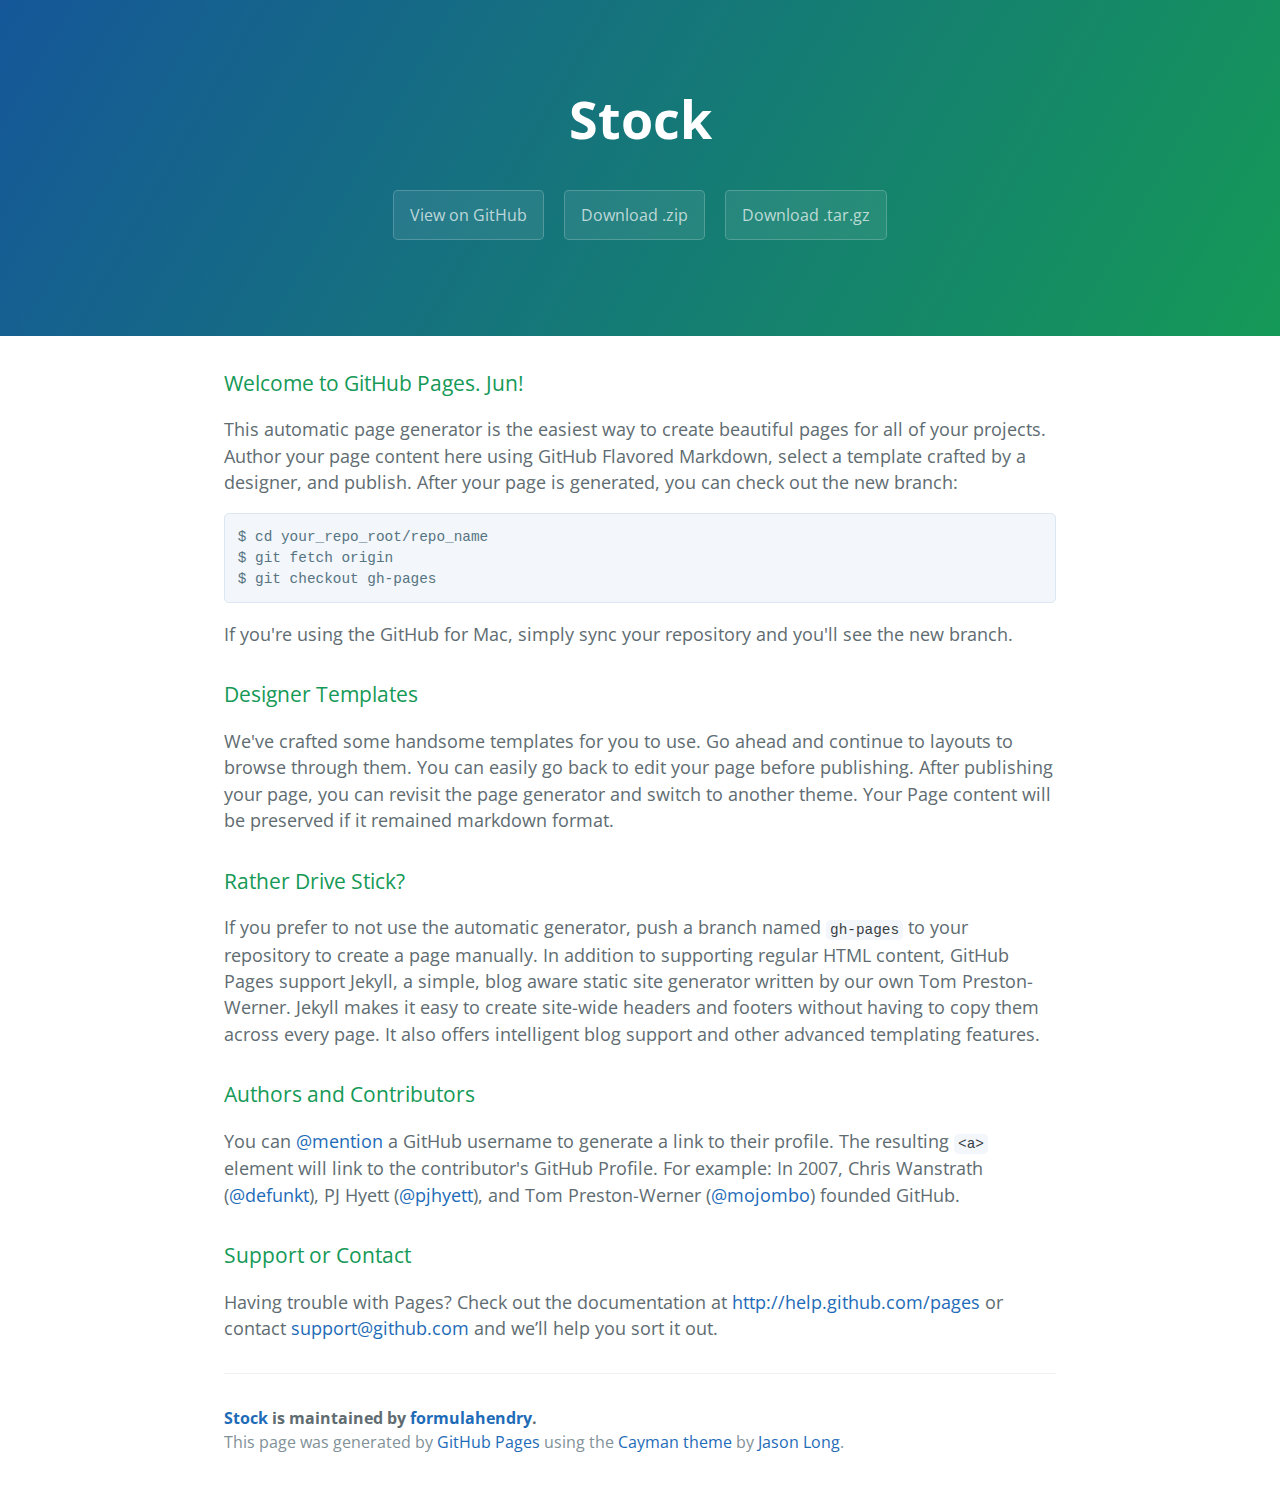
<file: BlogUI/stock-gh-pages/index.html>
<!DOCTYPE html>
<html lang="en-us">
  <head>
    <meta charset="UTF-8">
    <title>Stock by formulahendry</title>
    <meta name="viewport" content="width=device-width, initial-scale=1">
    <link rel="stylesheet" type="text/css" href="stylesheets/normalize.css" media="screen">
    <link href='https://fonts.googleapis.com/css?family=Open+Sans:400,700' rel='stylesheet' type='text/css'>
    <link rel="stylesheet" type="text/css" href="stylesheets/stylesheet.css" media="screen">
    <link rel="stylesheet" type="text/css" href="stylesheets/github-light.css" media="screen">
  </head>
  <body>
    <section class="page-header">
      <h1 class="project-name">Stock</h1>
      <h2 class="project-tagline"></h2>
      <a href="https://github.com/formulahendry/stock" class="btn">View on GitHub</a>
      <a href="https://github.com/formulahendry/stock/zipball/master" class="btn">Download .zip</a>
      <a href="https://github.com/formulahendry/stock/tarball/master" class="btn">Download .tar.gz</a>
    </section>

    <section class="main-content">
      <h3>
<a id="welcome-to-github-pages-jun" class="anchor" href="#welcome-to-github-pages-jun" aria-hidden="true"><span class="octicon octicon-link"></span></a>Welcome to GitHub Pages. Jun!</h3>

<p>This automatic page generator is the easiest way to create beautiful pages for all of your projects. Author your page content here using GitHub Flavored Markdown, select a template crafted by a designer, and publish. After your page is generated, you can check out the new branch:</p>

<pre><code>$ cd your_repo_root/repo_name
$ git fetch origin
$ git checkout gh-pages
</code></pre>

<p>If you're using the GitHub for Mac, simply sync your repository and you'll see the new branch.</p>

<h3>
<a id="designer-templates" class="anchor" href="#designer-templates" aria-hidden="true"><span class="octicon octicon-link"></span></a>Designer Templates</h3>

<p>We've crafted some handsome templates for you to use. Go ahead and continue to layouts to browse through them. You can easily go back to edit your page before publishing. After publishing your page, you can revisit the page generator and switch to another theme. Your Page content will be preserved if it remained markdown format.</p>

<h3>
<a id="rather-drive-stick" class="anchor" href="#rather-drive-stick" aria-hidden="true"><span class="octicon octicon-link"></span></a>Rather Drive Stick?</h3>

<p>If you prefer to not use the automatic generator, push a branch named <code>gh-pages</code> to your repository to create a page manually. In addition to supporting regular HTML content, GitHub Pages support Jekyll, a simple, blog aware static site generator written by our own Tom Preston-Werner. Jekyll makes it easy to create site-wide headers and footers without having to copy them across every page. It also offers intelligent blog support and other advanced templating features.</p>

<h3>
<a id="authors-and-contributors" class="anchor" href="#authors-and-contributors" aria-hidden="true"><span class="octicon octicon-link"></span></a>Authors and Contributors</h3>

<p>You can <a href="https://github.com/blog/821" class="user-mention">@mention</a> a GitHub username to generate a link to their profile. The resulting <code>&lt;a&gt;</code> element will link to the contributor's GitHub Profile. For example: In 2007, Chris Wanstrath (<a href="https://github.com/defunkt" class="user-mention">@defunkt</a>), PJ Hyett (<a href="https://github.com/pjhyett" class="user-mention">@pjhyett</a>), and Tom Preston-Werner (<a href="https://github.com/mojombo" class="user-mention">@mojombo</a>) founded GitHub.</p>

<h3>
<a id="support-or-contact" class="anchor" href="#support-or-contact" aria-hidden="true"><span class="octicon octicon-link"></span></a>Support or Contact</h3>

<p>Having trouble with Pages? Check out the documentation at <a href="http://help.github.com/pages">http://help.github.com/pages</a> or contact <a href="mailto:support@github.com">support@github.com</a> and we’ll help you sort it out.</p>

      <footer class="site-footer">
        <span class="site-footer-owner"><a href="https://github.com/formulahendry/stock">Stock</a> is maintained by <a href="https://github.com/formulahendry">formulahendry</a>.</span>

        <span class="site-footer-credits">This page was generated by <a href="https://pages.github.com">GitHub Pages</a> using the <a href="https://github.com/jasonlong/cayman-theme">Cayman theme</a> by <a href="https://twitter.com/jasonlong">Jason Long</a>.</span>
      </footer>

    </section>

  
  </body>
</html>
</file>
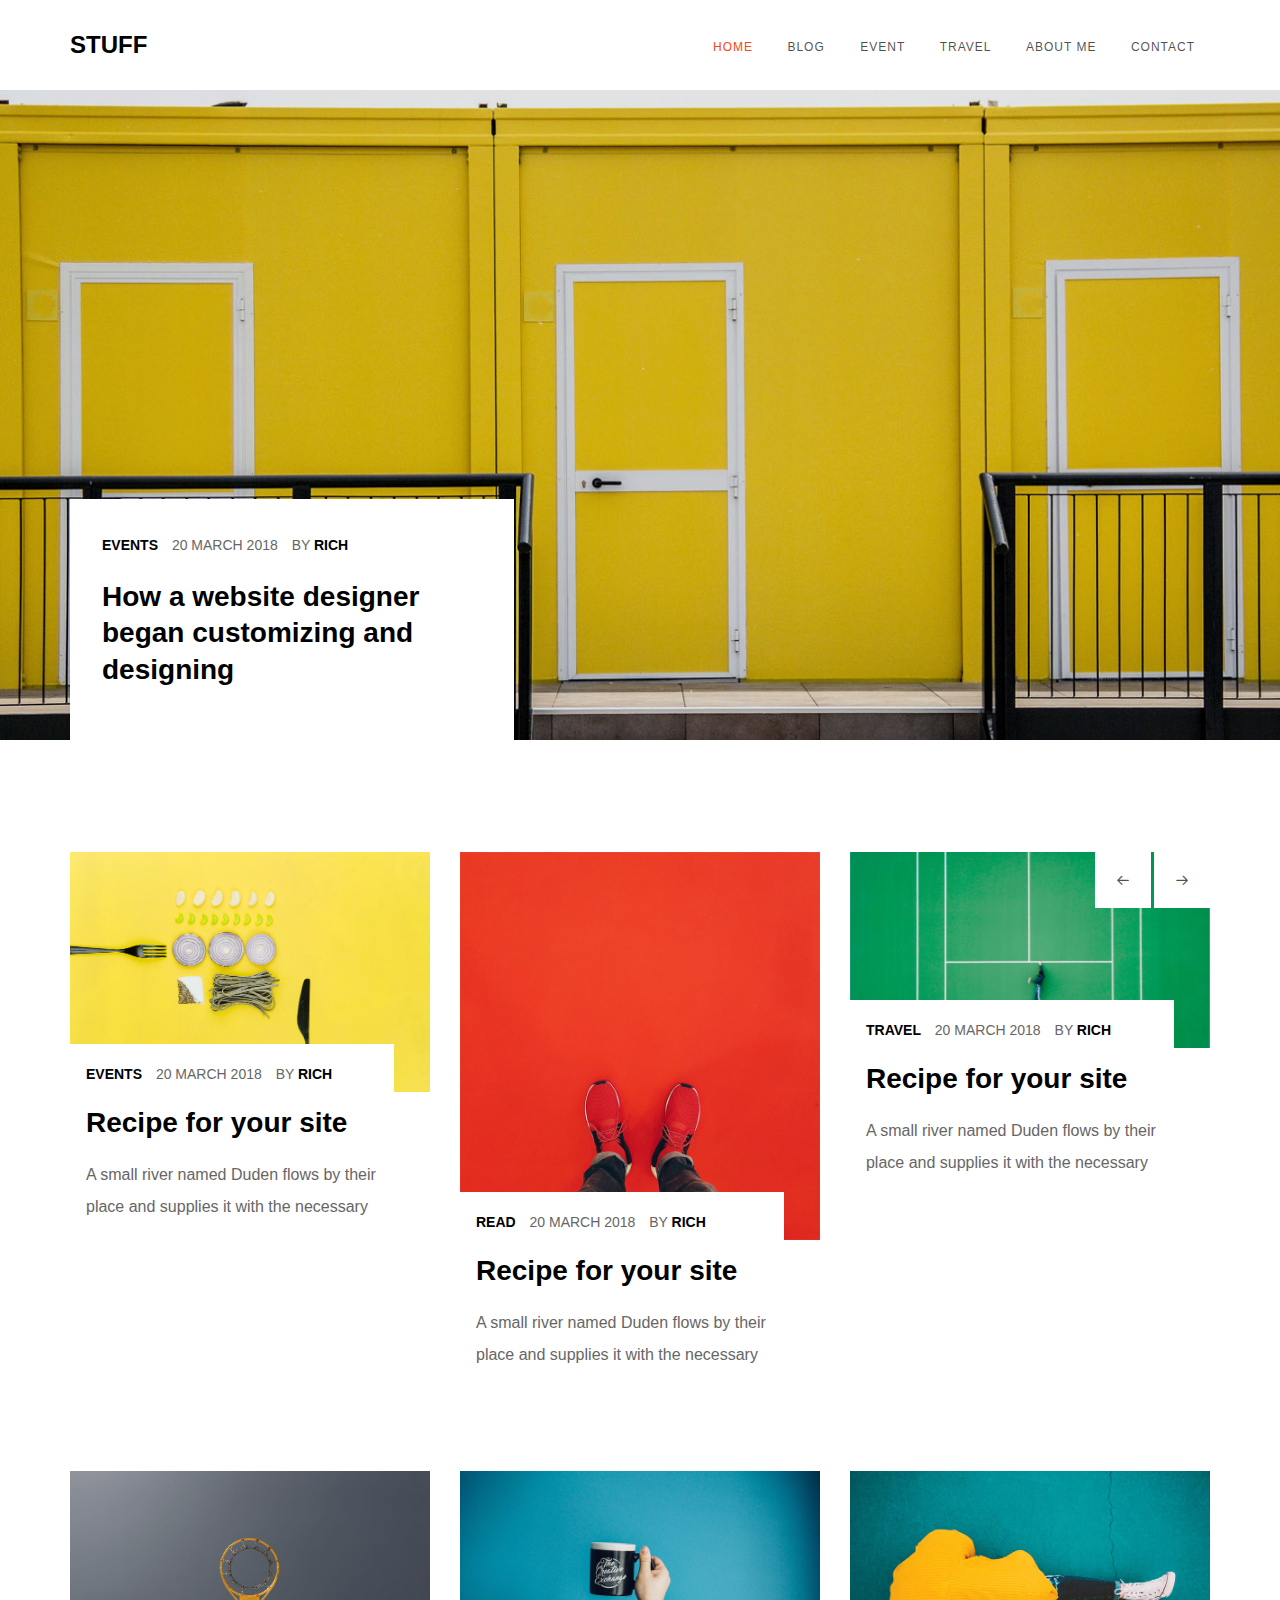
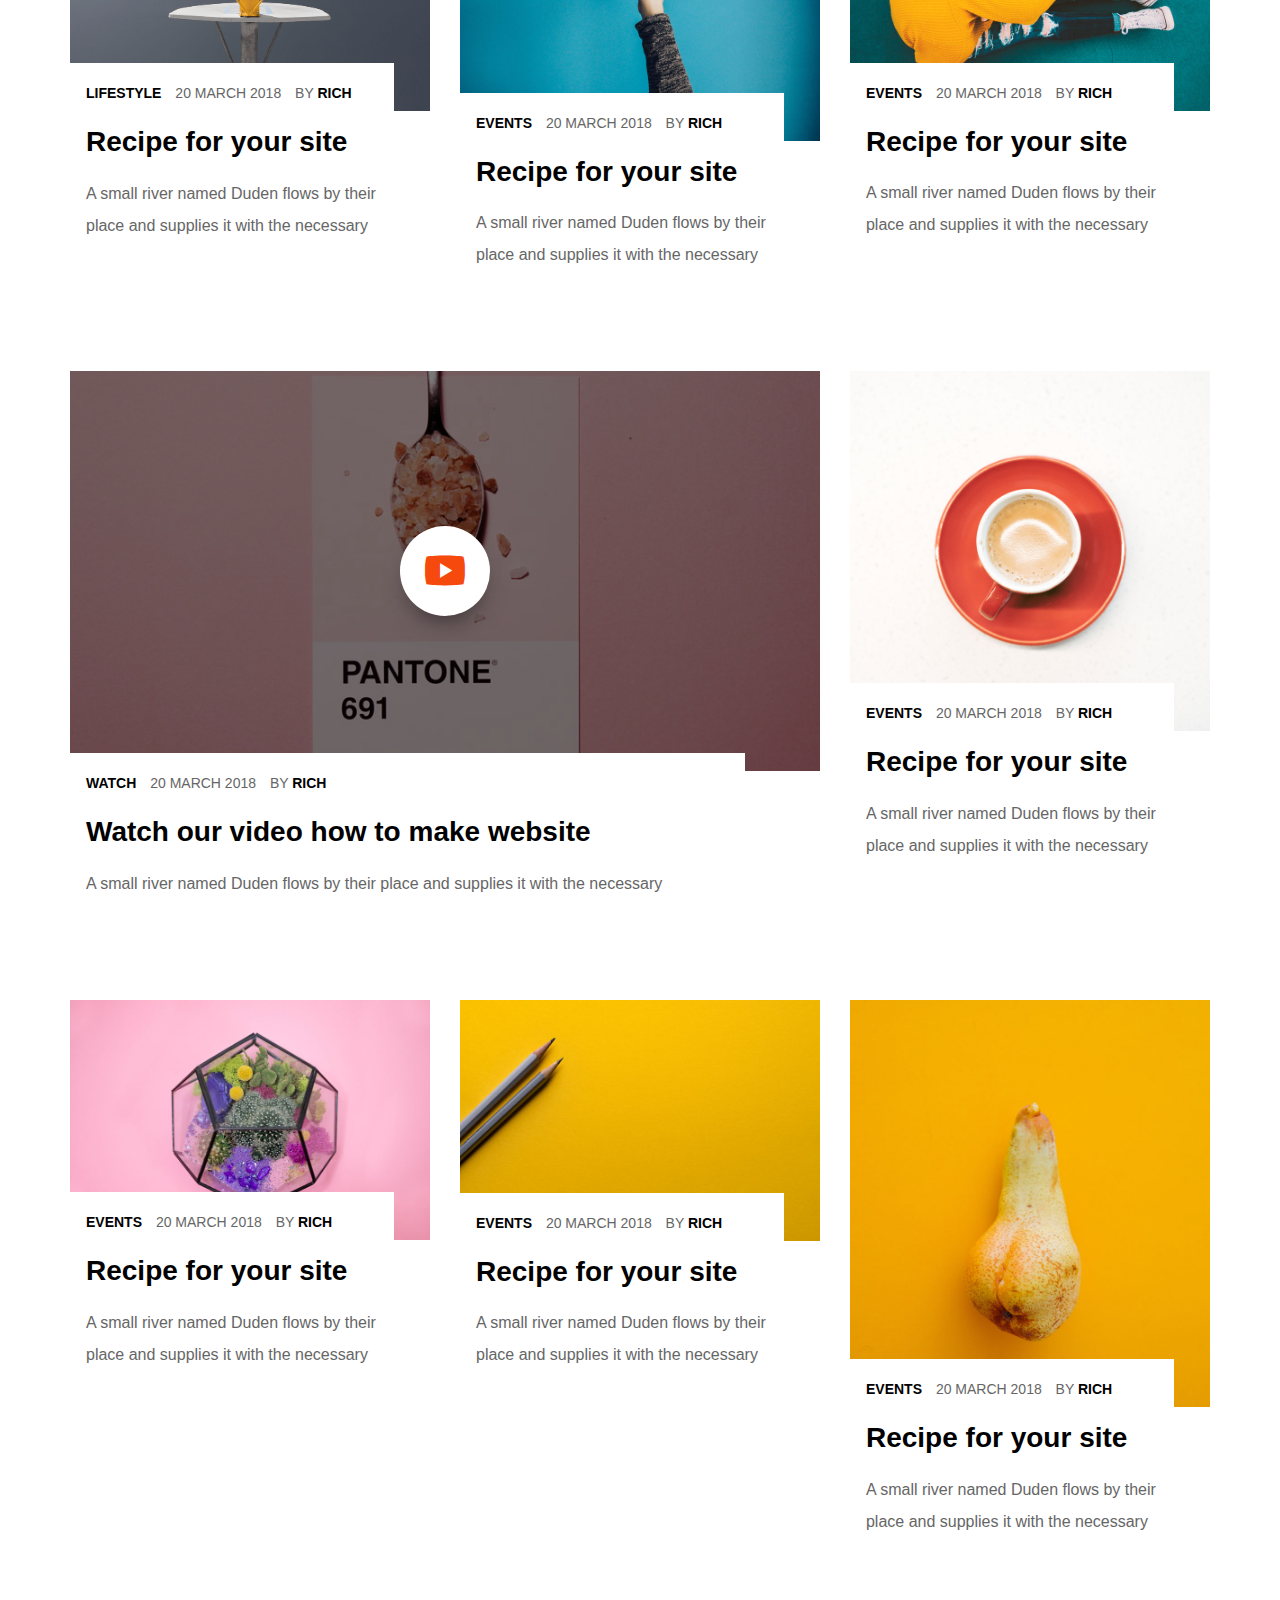
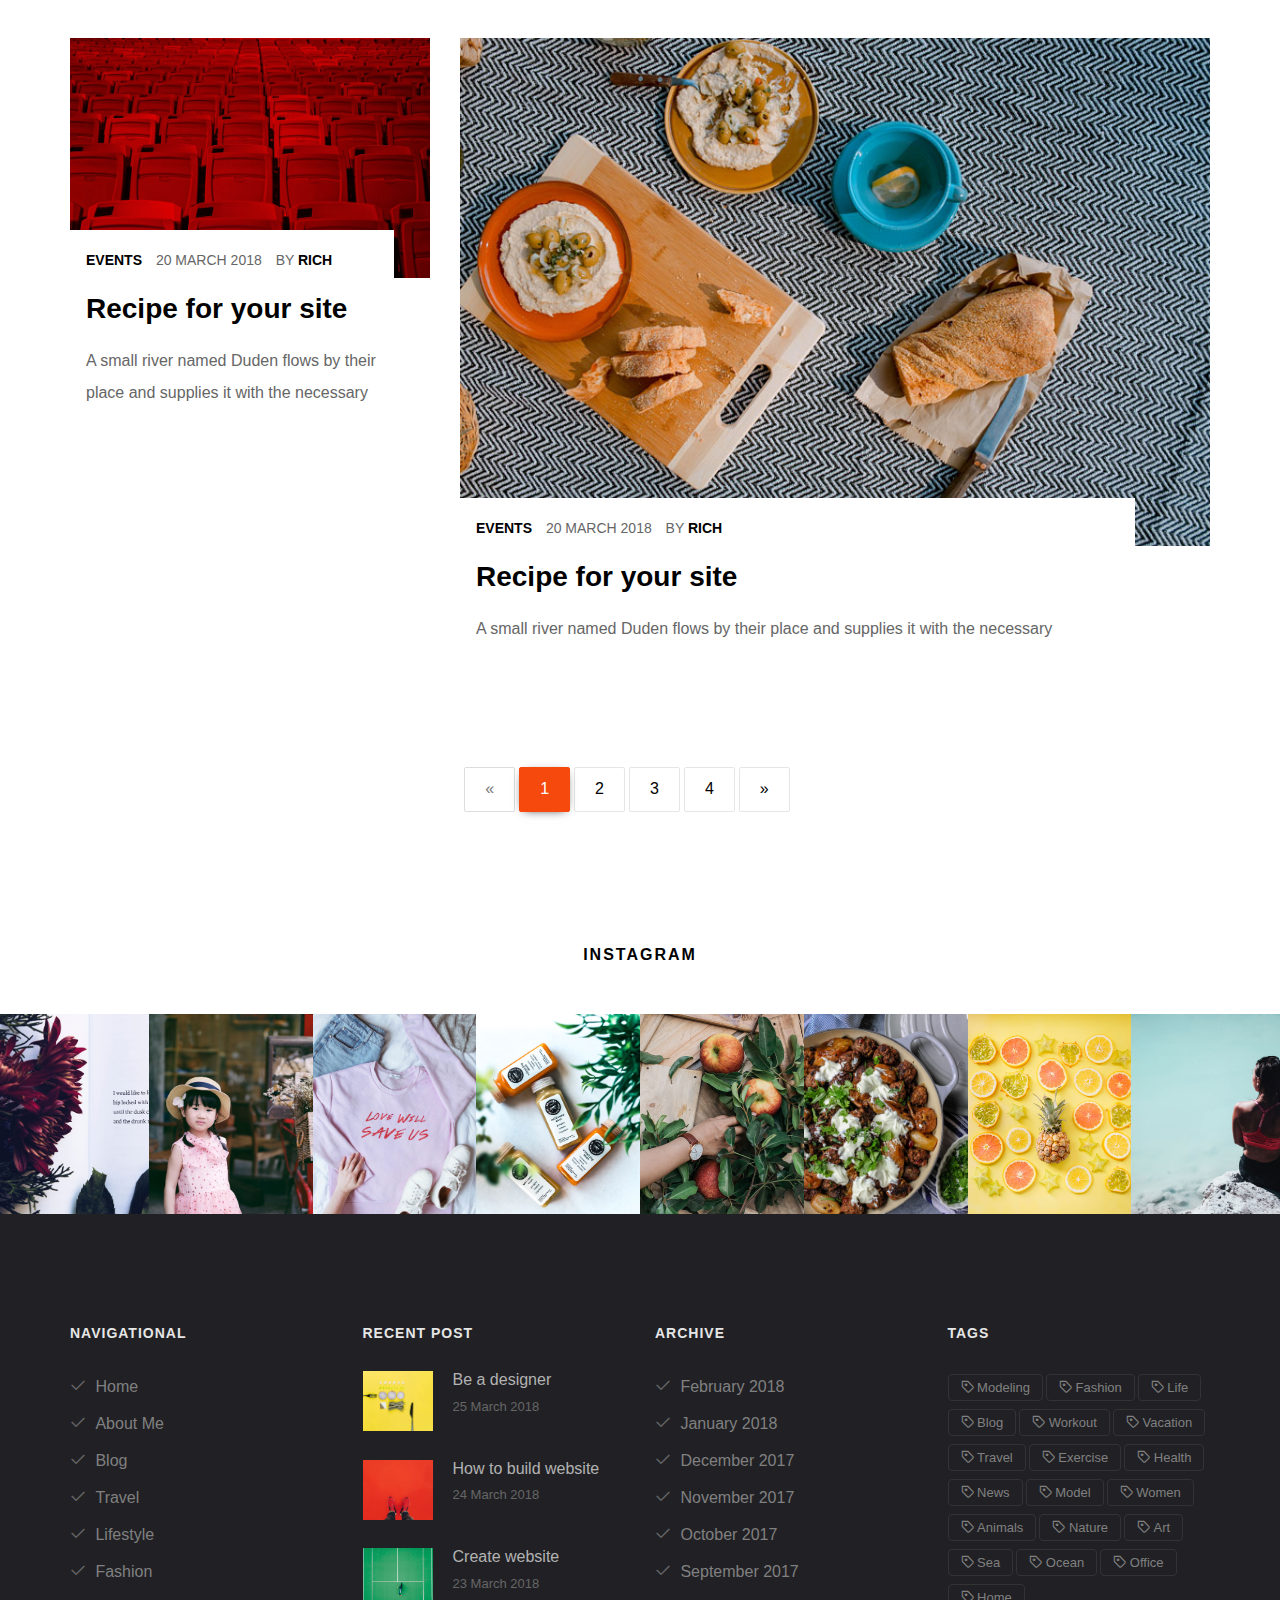
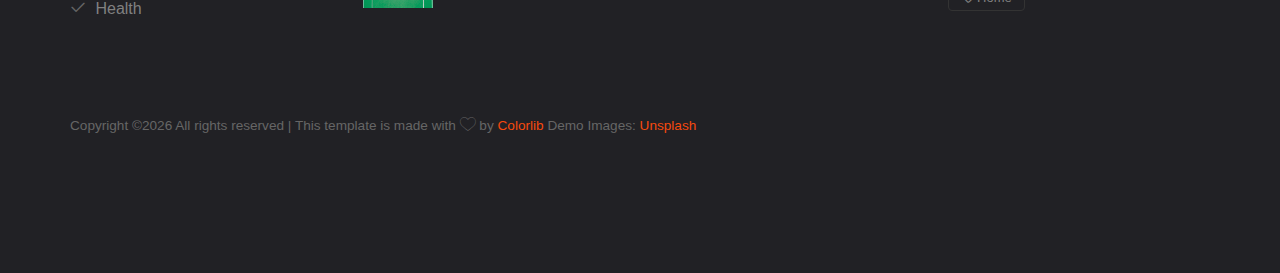
<file: BlogUI/stuff/index.html>
﻿<!DOCTYPE HTML>
<html>
	<head>
	<meta charset="utf-8">
	<meta http-equiv="X-UA-Compatible" content="IE=edge">
	<title>Stuff Template</title>
	<meta name="viewport" content="width=device-width, initial-scale=1">
	<meta name="description" content="" />
	<meta name="keywords" content="" />
	<meta name="author" content="" />

  <!-- Facebook and Twitter integration -->
	<meta property="og:title" content=""/>
	<meta property="og:image" content=""/>
	<meta property="og:url" content=""/>
	<meta property="og:site_name" content=""/>
	<meta property="og:description" content=""/>
	<meta name="twitter:title" content="" />
	<meta name="twitter:image" content="" />
	<meta name="twitter:url" content="" />
	<meta name="twitter:card" content="" />
	
	<!-- <link href="https://fonts.googleapis.com/css?family=Roboto:300,400,700" rel="stylesheet"> -->
	
	<!-- Animate.css -->
	<link rel="stylesheet" href="css/animate.css">
	<!-- Icomoon Icon Fonts-->
	<link rel="stylesheet" href="css/icomoon.css">
	<!-- Bootstrap  -->
	<link rel="stylesheet" href="css/bootstrap.css">

	<!-- Magnific Popup -->
	<link rel="stylesheet" href="css/magnific-popup.css">

	<!-- Flexslider  -->
	<link rel="stylesheet" href="css/flexslider.css">

	<!-- Owl Carousel -->
	<link rel="stylesheet" href="css/owl.carousel.min.css">
	<link rel="stylesheet" href="css/owl.theme.default.min.css">

	<!-- Theme style  -->
	<link rel="stylesheet" href="css/style.css">

	<!-- Modernizr JS -->
	<script src="js/modernizr-2.6.2.min.js"></script>
	<!-- FOR IE9 below -->
	<!--[if lt IE 9]>
	<script src="js/respond.min.js"></script>
	<![endif]-->

	</head>
	<body>
		
	<div class="colorlib-loader"></div>

	<div id="page">
		<nav class="colorlib-nav" role="navigation">
			<div class="top-menu">
				<div class="container">
					<div class="row">
						<div class="col-xs-2">
							<div id="colorlib-logo"><a href="index.html">Stuff</a></div>
						</div>
						<div class="col-xs-10 text-right menu-1">
							<ul>
								<li class="active"><a href="index.html">Home</a></li>
								<li class="has-dropdown">
									<a href="blog.html">Blog</a>
									<ul class="dropdown">
										<li><a href="single.html">Blog Single</a></li>
										<li><a href="#">Video</a></li>
										<li><a href="#">Read</a></li>
										<li><a href="#">Lifestyle</a></li>
									</ul>
								</li>
								<li><a href="event.html">Event</a></li>
								<li><a href="travel.html">Travel</a></li>
								<li><a href="about.html">About Me</a></li>
								<li><a href="contact.html">Contact</a></li>
							</ul>
						</div>
					</div>
				</div>
			</div>
		</nav>
		<aside id="colorlib-hero">
			<div class="flexslider">
				<ul class="slides">
			   	<li style="background-image: url(images/img_bg_1.jpg);">
			   		<div class="overlay"></div>
			   		<div class="container">
			   			<div class="row">
				   			<div class="col-md-6 col-md-pull-3 col-sm-12 col-xs-12 col-md-offset-3 slider-text">
				   				<div class="slider-text-inner">
				   					<div class="desc">
				   						<p class="meta">
												<span class="cat"><a href="#">Events</a></span>
												<span class="date">20 March 2018</span>
												<span class="pos">By <a href="#">Rich</a></span>
											</p>
					   					<h1>How a website designer began customizing and designing</h1>
				   					</div>
				   				</div>
				   			</div>
				   		</div>
			   		</div>
			   	</li>
			   	<li style="background-image: url(images/img_bg_2.jpg);">
			   		<div class="overlay"></div>
			   		<div class="container">
			   			<div class="row">
				   			<div class="col-md-6 col-md-pull-3 col-sm-12 col-xs-12 col-md-offset-3 slider-text">
				   				<div class="slider-text-inner">
				   					<div class="desc">
				   						<p class="meta">
												<span class="cat"><a href="#">Events</a></span>
												<span class="date">20 March 2018</span>
												<span class="pos">By <a href="#">Rich</a></span>
											</p>
					   					<h1>How a website designer began customizing and designing</h1>
				   					</div>
				   				</div>
				   			</div>
				   		</div>
			   		</div>
			   	</li>
			   	<li style="background-image: url(images/img_bg_3.jpg);">
			   		<div class="overlay"></div>
			   		<div class="container">
			   			<div class="row">
				   			<div class="col-md-6 col-md-pull-3 col-sm-12 col-xs-12 col-md-offset-3 slider-text">
				   				<div class="slider-text-inner">
				   					<div class="desc">
				   						<p class="meta">
												<span class="cat"><a href="#">Events</a></span>
												<span class="date">20 March 2018</span>
												<span class="pos">By <a href="#">Rich</a></span>
											</p>
					   					<h1>How a website designer began customizing and designing</h1>
				   					</div>
				   				</div>
				   			</div>
				   		</div>
			   		</div>
			   	</li>
			   	<li style="background-image: url(images/img_bg_4.jpg);">
			   		<div class="overlay"></div>
			   		<div class="container">
			   			<div class="row">
				   			<div class="col-md-6 col-md-pull-3 col-sm-12 col-xs-12 col-md-offset-3 slider-text">
				   				<div class="slider-text-inner">
				   					<div class="desc">
				   						<p class="meta">
												<span class="cat"><a href="#">Events</a></span>
												<span class="date">20 March 2018</span>
												<span class="pos">By <a href="#">Rich</a></span>
											</p>
					   					<h1>Top 5 Places To Start Your Vacation This Summer</h1>
				   					</div>
				   				</div>
				   			</div>
				   		</div>
			   		</div>
			   	</li>
			  	</ul>
		  	</div>
		</aside>

		<div id="colorlib-container">
			<div class="container">
				<div class="row row-pb-md">
					<div class="col-md-4">
						<div class="blog-entry">
							<div class="blog-img">
								<a href="blog.html"><img src="images/blog-1.jpg" class="img-responsive" alt="html5 bootstrap template"></a>
							</div>
							<div class="desc">
								<p class="meta">
									<span class="cat"><a href="#">Events</a></span>
									<span class="date">20 March 2018</span>
									<span class="pos">By <a href="#">Rich</a></span>
								</p>
								<h2><a href="blog.html">Recipe for your site</a></h2>
								<p>A small river named Duden flows by their place and supplies it with the necessary </p>
							</div>
						</div>
					</div>
					<div class="col-md-4">
						<div class="blog-entry">
							<div class="blog-img">
								<a href="blog.html"><img src="images/blog-2.jpg" class="img-responsive" alt="html5 bootstrap template"></a>
							</div>
							<div class="desc">
								<p class="meta">
									<span class="cat"><a href="#">Read</a></span>
									<span class="date">20 March 2018</span>
									<span class="pos">By <a href="#">Rich</a></span>
								</p>
								<h2><a href="blog.html">Recipe for your site</a></h2>
								<p>A small river named Duden flows by their place and supplies it with the necessary </p>
							</div>
						</div>
					</div>
					<div class="col-md-4">
						<div class="blog-entry">
							<div class="blog-slider">
								<div class="owl-carousel">
									<div class="item">
										<a href="blog.html" class="image-popup-link"><img src="images/blog-3.jpg" class="img-responsive" alt="html5 bootstrap template"></a>
									</div>
									<div class="item">
										<a href="blog.html" class="image-popup-link"><img src="images/blog-4.jpg" class="img-responsive" alt="html5 bootstrap template"></a>
									</div>
								</div>
							</div>
							<div class="desc">
								<p class="meta">
									<span class="cat"><a href="#">Travel</a></span>
									<span class="date">20 March 2018</span>
									<span class="pos">By <a href="#">Rich</a></span>
								</p>
								<h2><a href="blog.html">Recipe for your site</a></h2>
								<p>A small river named Duden flows by their place and supplies it with the necessary </p>
							</div>
						</div>
					</div>
				</div>
				<div class="row row-pb-md">
					<div class="col-md-4">
						<div class="blog-entry">
							<div class="blog-img">
								<a href="blog.html"><img src="images/blog-4.jpg" class="img-responsive" alt="html5 bootstrap template"></a>
							</div>
							<div class="desc">
								<p class="meta">
									<span class="cat"><a href="#">Lifestyle</a></span>
									<span class="date">20 March 2018</span>
									<span class="pos">By <a href="#">Rich</a></span>
								</p>
								<h2><a href="blog.html">Recipe for your site</a></h2>
								<p>A small river named Duden flows by their place and supplies it with the necessary </p>
							</div>
						</div>
					</div>
					<div class="col-md-4">
						<div class="blog-entry">
							<div class="blog-img">
								<a href="blog.html"><img src="images/blog-5.jpg" class="img-responsive" alt="html5 bootstrap template"></a>
							</div>
							<div class="desc">
								<p class="meta">
									<span class="cat"><a href="#">Events</a></span>
									<span class="date">20 March 2018</span>
									<span class="pos">By <a href="#">Rich</a></span>
								</p>
								<h2><a href="blog.html">Recipe for your site</a></h2>
								<p>A small river named Duden flows by their place and supplies it with the necessary </p>
							</div>
						</div>
					</div>
					<div class="col-md-4">
						<div class="blog-entry">
							<div class="blog-img">
								<a href="blog.html"><img src="images/blog-6.jpg" class="img-responsive" alt="html5 bootstrap template"></a>
							</div>
							<div class="desc">
								<p class="meta">
									<span class="cat"><a href="#">Events</a></span>
									<span class="date">20 March 2018</span>
									<span class="pos">By <a href="#">Rich</a></span>
								</p>
								<h2><a href="blog.html">Recipe for your site</a></h2>
								<p>A small river named Duden flows by their place and supplies it with the necessary </p>
							</div>
						</div>
					</div>
				</div>
				<div class="row row-pb-md">
					<div class="col-md-8">
						<div class="blog-entry">
							<div class="blog-img">
								<div class="video colorlib-video" style="background-image: url(images/blog-8.jpg);">
									<a href="https://vimeo.com/channels/staffpicks/93951774" class="popup-vimeo"><i class="icon-play"></i></a>
									<div class="overlay"></div>
								</div>
							</div>
							<div class="desc">
								<p class="meta">
									<span class="cat"><a href="#">Watch</a></span>
									<span class="date">20 March 2018</span>
									<span class="pos">By <a href="#">Rich</a></span>
								</p>
								<h2><a href="blog.html">Watch our video how to make website</a></h2>
								<p>A small river named Duden flows by their place and supplies it with the necessary </p>
							</div>
						</div>
					</div>
					<div class="col-md-4">
						<div class="blog-entry">
							<div class="blog-img">
								<a href="blog.html"><img src="images/blog-7.jpg" class="img-responsive" alt="html5 bootstrap template"></a>
							</div>
							<div class="desc">
								<p class="meta">
									<span class="cat"><a href="#">Events</a></span>
									<span class="date">20 March 2018</span>
									<span class="pos">By <a href="#">Rich</a></span>
								</p>
								<h2><a href="blog.html">Recipe for your site</a></h2>
								<p>A small river named Duden flows by their place and supplies it with the necessary </p>
							</div>
						</div>
					</div>
				</div>
				<div class="row row-pb-md">
					<div class="col-md-4">
						<div class="blog-entry">
							<div class="blog-img">
								<a href="blog.html"><img src="images/blog-9.jpg" class="img-responsive" alt="html5 bootstrap template"></a>
							</div>
							<div class="desc">
								<p class="meta">
									<span class="cat"><a href="#">Events</a></span>
									<span class="date">20 March 2018</span>
									<span class="pos">By <a href="#">Rich</a></span>
								</p>
								<h2><a href="blog.html">Recipe for your site</a></h2>
								<p>A small river named Duden flows by their place and supplies it with the necessary </p>
							</div>
						</div>
					</div>
					<div class="col-md-4">
						<div class="blog-entry">
							<div class="blog-img">
								<a href="blog.html"><img src="images/blog-10.jpg" class="img-responsive" alt="html5 bootstrap template"></a>
							</div>
							<div class="desc">
								<p class="meta">
									<span class="cat"><a href="#">Events</a></span>
									<span class="date">20 March 2018</span>
									<span class="pos">By <a href="#">Rich</a></span>
								</p>
								<h2><a href="blog.html">Recipe for your site</a></h2>
								<p>A small river named Duden flows by their place and supplies it with the necessary </p>
							</div>
						</div>
					</div>
					<div class="col-md-4">
						<div class="blog-entry">
							<div class="blog-img">
								<a href="blog.html"><img src="images/blog-11.jpg" class="img-responsive" alt="html5 bootstrap template"></a>
							</div>
							<div class="desc">
								<p class="meta">
									<span class="cat"><a href="#">Events</a></span>
									<span class="date">20 March 2018</span>
									<span class="pos">By <a href="#">Rich</a></span>
								</p>
								<h2><a href="blog.html">Recipe for your site</a></h2>
								<p>A small river named Duden flows by their place and supplies it with the necessary </p>
							</div>
						</div>
					</div>
				</div>
				<div class="row row-pb-md">
					<div class="col-md-4">
						<div class="blog-entry">
							<div class="blog-img">
								<a href="blog.html"><img src="images/blog-12.jpg" class="img-responsive" alt="html5 bootstrap template"></a>
							</div>
							<div class="desc">
								<p class="meta">
									<span class="cat"><a href="#">Events</a></span>
									<span class="date">20 March 2018</span>
									<span class="pos">By <a href="#">Rich</a></span>
								</p>
								<h2><a href="blog.html">Recipe for your site</a></h2>
								<p>A small river named Duden flows by their place and supplies it with the necessary </p>
							</div>
						</div>
					</div>
					<div class="col-md-8">
						<div class="blog-entry">
							<div class="blog-img">
								<a href="blog.html"><img src="images/blog-13.jpg" class="img-responsive" alt="html5 bootstrap template"></a>
							</div>
							<div class="desc">
								<p class="meta">
									<span class="cat"><a href="#">Events</a></span>
									<span class="date">20 March 2018</span>
									<span class="pos">By <a href="#">Rich</a></span>
								</p>
								<h2><a href="blog.html">Recipe for your site</a></h2>
								<p>A small river named Duden flows by their place and supplies it with the necessary </p>
							</div>
						</div>
					</div>
				</div>
				<div class="row">
					<div class="col-md-12 text-center">
						<ul class="pagination">
							<li class="disabled"><a href="#">&laquo;</a></li>
							<li class="active"><a href="#">1</a></li>
							<li><a href="#">2</a></li>
							<li><a href="#">3</a></li>
							<li><a href="#">4</a></li>
							<li><a href="#">&raquo;</a></li>
						</ul>
					</div>
				</div>
			</div>
		</div>

		<div id="colorlib-instagram">
			<div class="row">
				<div class="col-md-12 col-md-offset-0 colorlib-heading text-center">
					<h2>Instagram</h2>
				</div>
			</div>
			<div class="row">
				<div class="instagram-entry">
					<a href="#" class="instagram text-center" style="background-image: url(images/gallery-1.jpg);">
					</a>
					<a href="#" class="instagram text-center" style="background-image: url(images/gallery-2.jpg);">
					</a>
					<a href="#" class="instagram text-center" style="background-image: url(images/gallery-3.jpg);">
					</a>
					<a href="#" class="instagram text-center" style="background-image: url(images/gallery-4.jpg);">
					</a>
					<a href="#" class="instagram text-center" style="background-image: url(images/gallery-5.jpg);">
					</a>
					<a href="#" class="instagram text-center" style="background-image: url(images/gallery-6.jpg);">
					</a>
					<a href="#" class="instagram text-center" style="background-image: url(images/gallery-7.jpg);">
					</a>
					<a href="#" class="instagram text-center" style="background-image: url(images/gallery-8.jpg);">
					</a>
				</div>
			</div>
		</div>
		<footer id="colorlib-footer" role="contentinfo">
			<div class="container">
				<div class="row row-pb-md">
					<div class="col-md-3">
						<h2>Navigational</h2>
						<p>
							<ul class="colorlib-footer-links">
								<li><a href="#"><i class="icon-check"></i> Home</a></li>
								<li><a href="#"><i class="icon-check"></i> About Me</a></li>
								<li><a href="#"><i class="icon-check"></i> Blog</a></li>
								<li><a href="#"><i class="icon-check"></i> Travel</a></li>
								<li><a href="#"><i class="icon-check"></i> Lifestyle</a></li>
								<li><a href="#"><i class="icon-check"></i> Fashion</a></li>
								<li><a href="#"><i class="icon-check"></i> Health</a></li>
							</ul>
						</p>
					</div>
					<div class="col-md-3">
						<h2>Recent Post</h2>
						<div class="f-blog">
							<a href="blog.html" class="blog-img" style="background-image: url(images/blog-1.jpg);">
							</a>
							<div class="desc">
								<h3><a href="blog.html">Be a designer</a></h3>
								<p class="admin"><span>25 March 2018</span></p>
							</div>
						</div>
						<div class="f-blog">
							<a href="blog.html" class="blog-img" style="background-image: url(images/blog-2.jpg);">
							</a>
							<div class="desc">
								<h3><a href="blog.html">How to build website</a></h3>
								<p class="admin"><span>24 March 2018</span></p>
							</div>
						</div>
						<div class="f-blog">
							<a href="blog.html" class="blog-img" style="background-image: url(images/blog-3.jpg);">
							</a>
							<div class="desc">
								<h3><a href="blog.html">Create website</a></h3>
								<p class="admin"><span>23 March 2018</span></p>
							</div>
						</div>
					</div>
					<div class="col-md-3">
						<h2>Archive</h2>
						<p>
							<ul class="colorlib-footer-links">
								<li><a href="#"><i class="icon-check"></i> February 2018</a></li>
								<li><a href="#"><i class="icon-check"></i> January 2018</a></li>
								<li><a href="#"><i class="icon-check"></i> December 2017</a></li>
								<li><a href="#"><i class="icon-check"></i> November 2017</a></li>
								<li><a href="#"><i class="icon-check"></i> October 2017</a></li>
								<li><a href="#"><i class="icon-check"></i> September 2017</a></li>
							</ul>
						</p>
					</div>
					<div class="col-md-3">
						<h2>Tags</h2>
						<p class="tags">
							<span><a href="#"><i class="icon-tag"></i> Modeling</a></span>
							<span><a href="#"><i class="icon-tag"></i> Fashion</a></span>
							<span><a href="#"><i class="icon-tag"></i> Life</a></span>
							<span><a href="#"><i class="icon-tag"></i> Blog</a></span>
							<span><a href="#"><i class="icon-tag"></i> Workout</a></span>
							<span><a href="#"><i class="icon-tag"></i> Vacation</a></span>
							<span><a href="#"><i class="icon-tag"></i> Travel</a></span>
							<span><a href="#"><i class="icon-tag"></i> Exercise</a></span>
							<span><a href="#"><i class="icon-tag"></i> Health</a></span>
							<span><a href="#"><i class="icon-tag"></i> News</a></span>
							<span><a href="#"><i class="icon-tag"></i> Model</a></span>
							<span><a href="#"><i class="icon-tag"></i> Women</a></span>
							<span><a href="#"><i class="icon-tag"></i> Animals</a></span>
							<span><a href="#"><i class="icon-tag"></i> Nature</a></span>
							<span><a href="#"><i class="icon-tag"></i> Art</a></span>
							<span><a href="#"><i class="icon-tag"></i> Sea</a></span>
							<span><a href="#"><i class="icon-tag"></i> Ocean</a></span>
							<span><a href="#"><i class="icon-tag"></i> Office</a></span>
							<span><a href="#"><i class="icon-tag"></i> Home</a></span>
						</p>
					</div>
				</div>
				<div class="row">
					<div class="col-md-12">
						<p>
							<small class="block"><!-- Link back to Colorlib can't be removed. Template is licensed under CC BY 3.0. -->
Copyright &copy;<script>document.write(new Date().getFullYear());</script> All rights reserved | This template is made with <i class="icon-heart" aria-hidden="true"></i> by <a href="https://colorlib.com" target="_blank">Colorlib</a>
<!-- Link back to Colorlib can't be removed. Template is licensed under CC BY 3.0. --></small> 
							<small class="block">Demo Images: <a href="http://unsplash.co/" target="_blank">Unsplash</a></small>
						</p>
					</div>
				</div>
			</div>
		</footer>
	</div>

	<div class="gototop js-top">
		<a href="#" class="js-gotop"><i class="icon-arrow-up2"></i></a>
	</div>
	
	<!-- jQuery -->
	<script src="js/jquery.min.js"></script>
	<!-- jQuery Easing -->
	<script src="js/jquery.easing.1.3.js"></script>
	<!-- Bootstrap -->
	<script src="js/bootstrap.min.js"></script>
	<!-- Waypoints -->
	<script src="js/jquery.waypoints.min.js"></script>
	<!-- Flexslider -->
	<script src="js/jquery.flexslider-min.js"></script>
	<!-- Owl carousel -->
	<script src="js/owl.carousel.min.js"></script>
	<!-- Magnific Popup -->
	<script src="js/jquery.magnific-popup.min.js"></script>
	<script src="js/magnific-popup-options.js"></script>
	<!-- Main -->
	<script src="js/main.js"></script>

	</body>
</html>
</file>
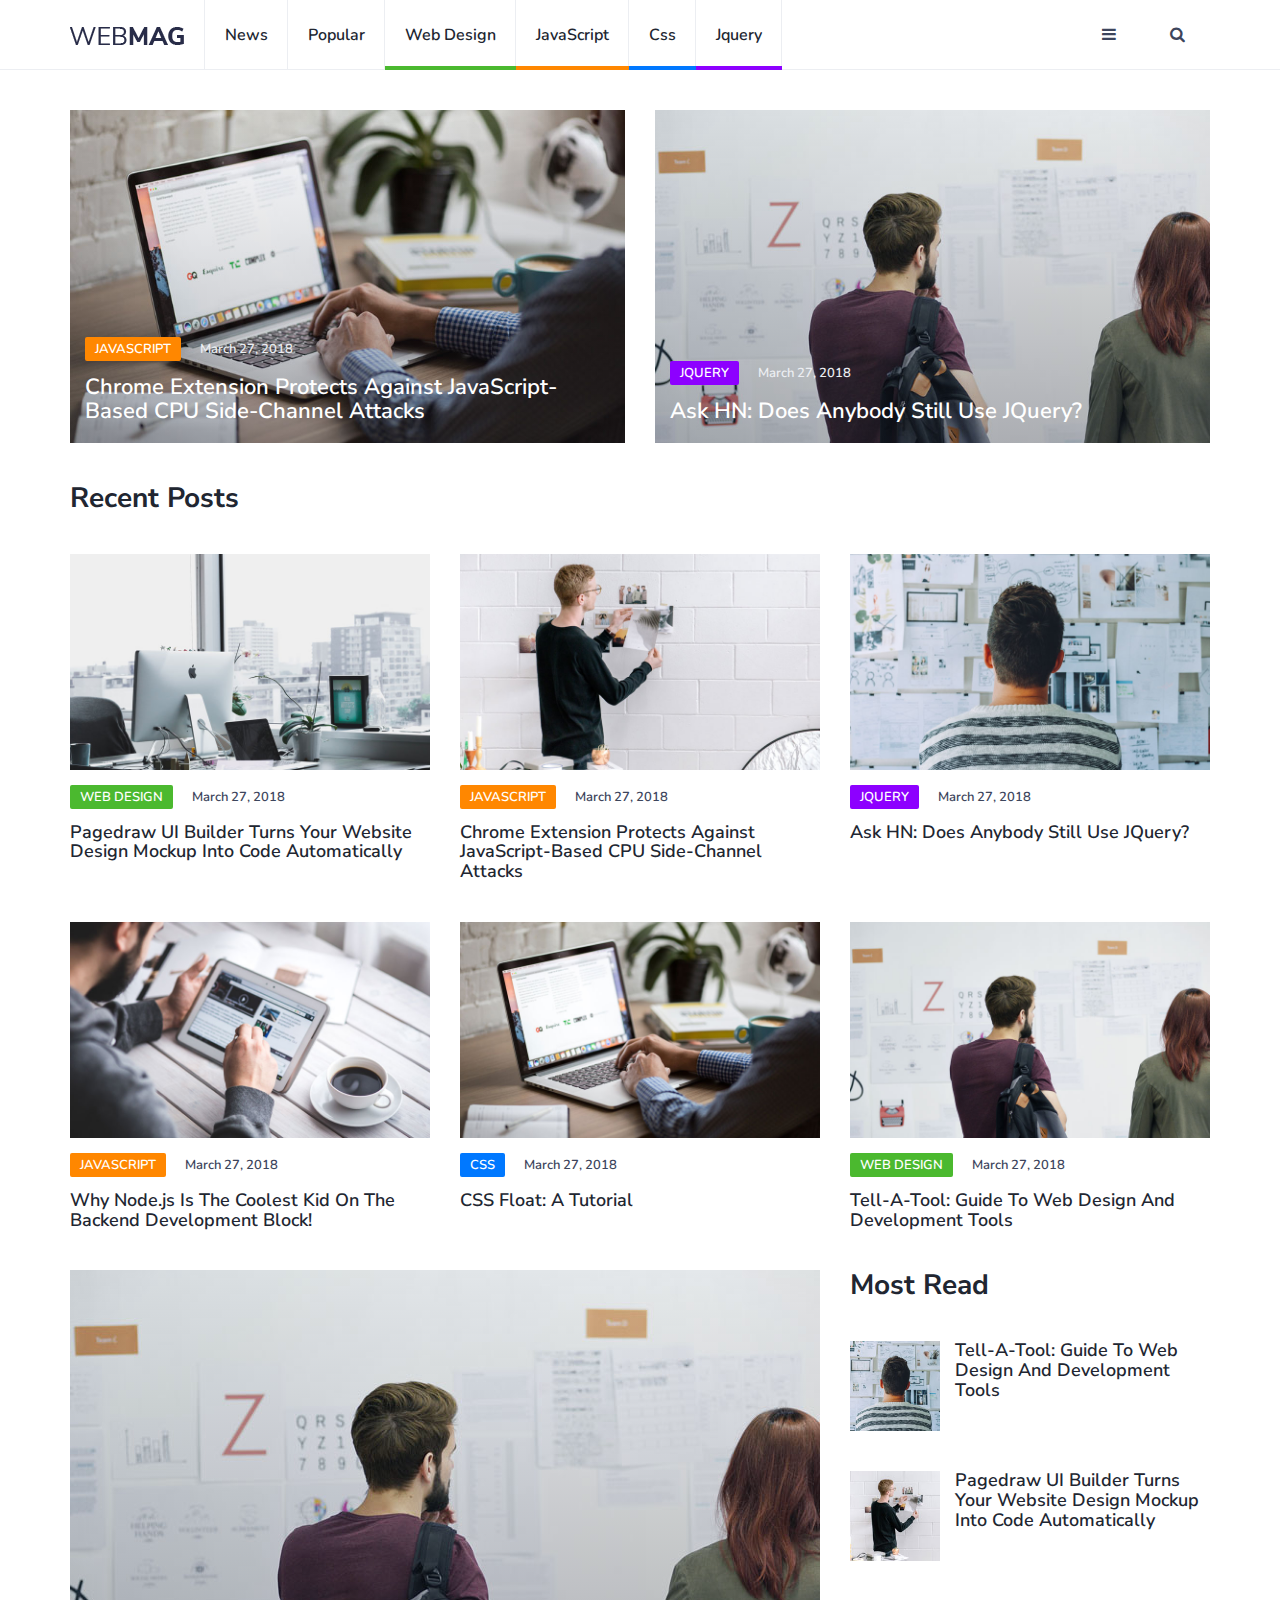
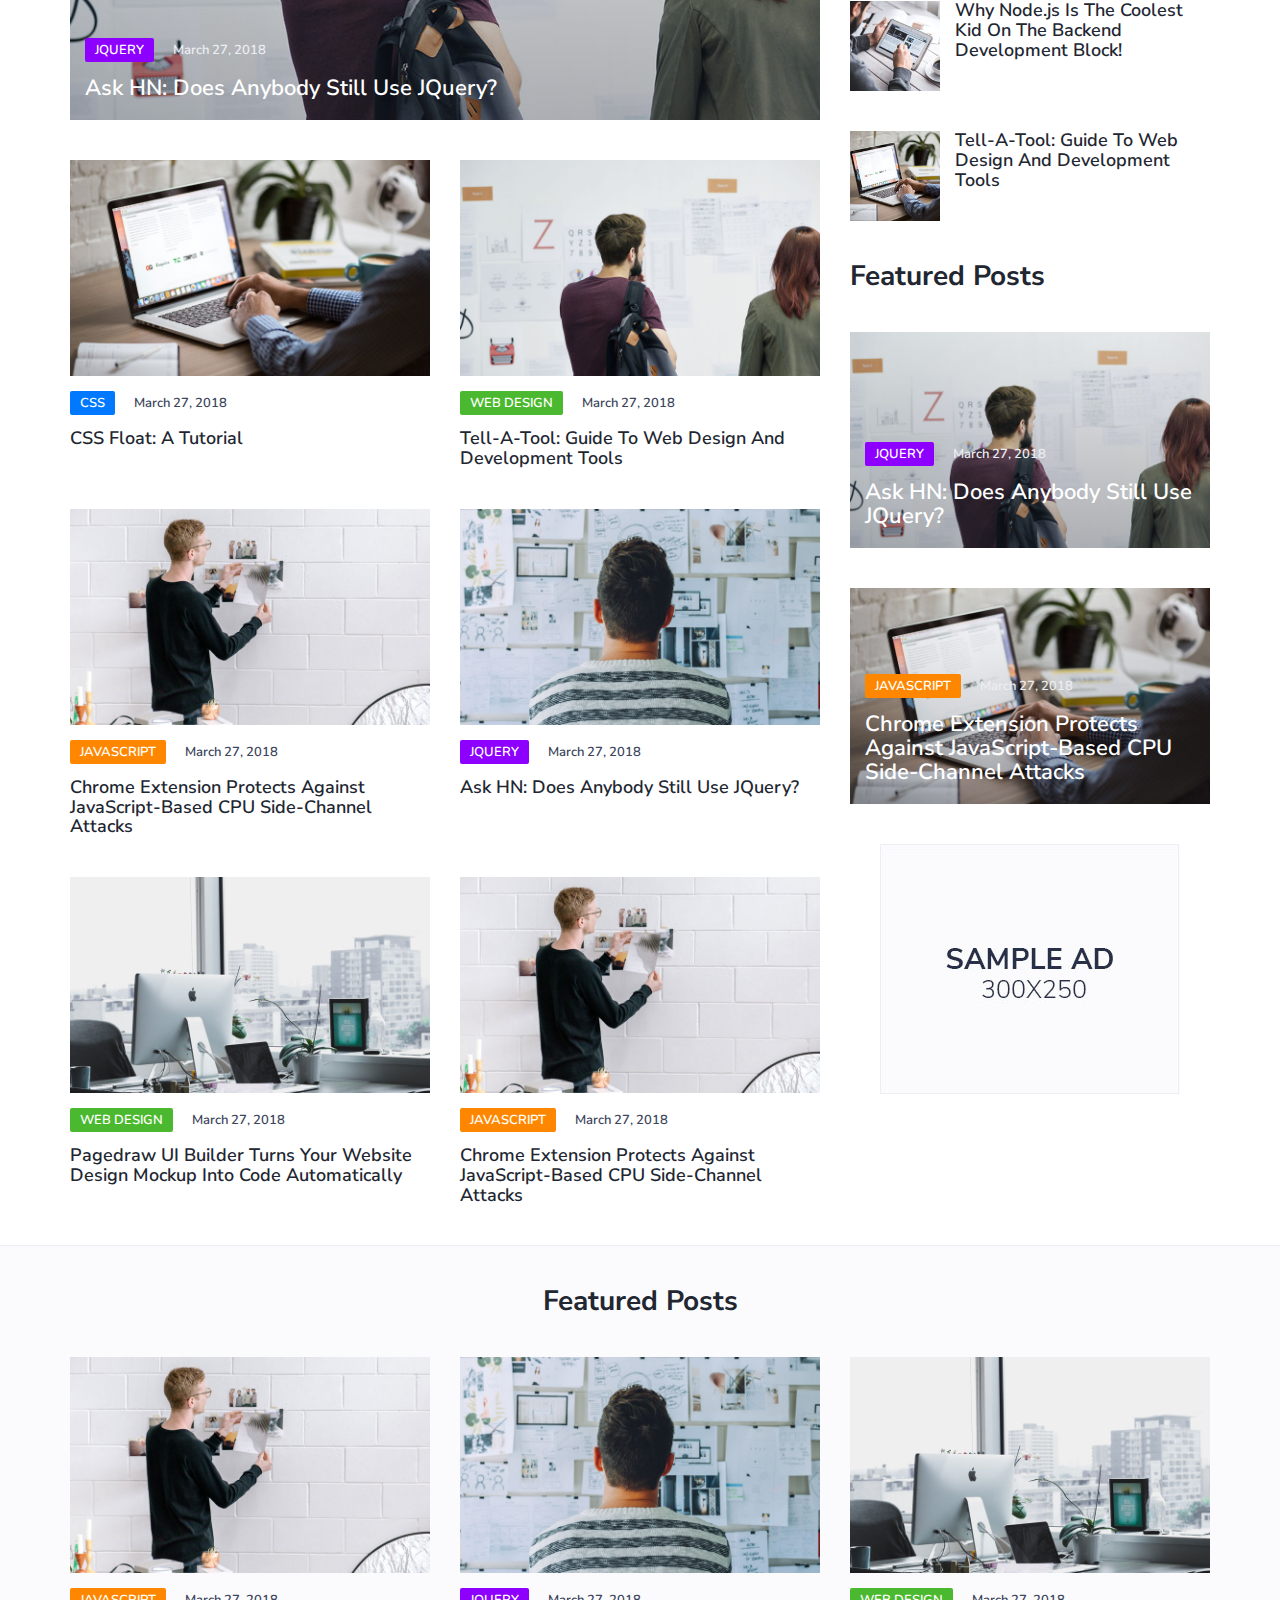
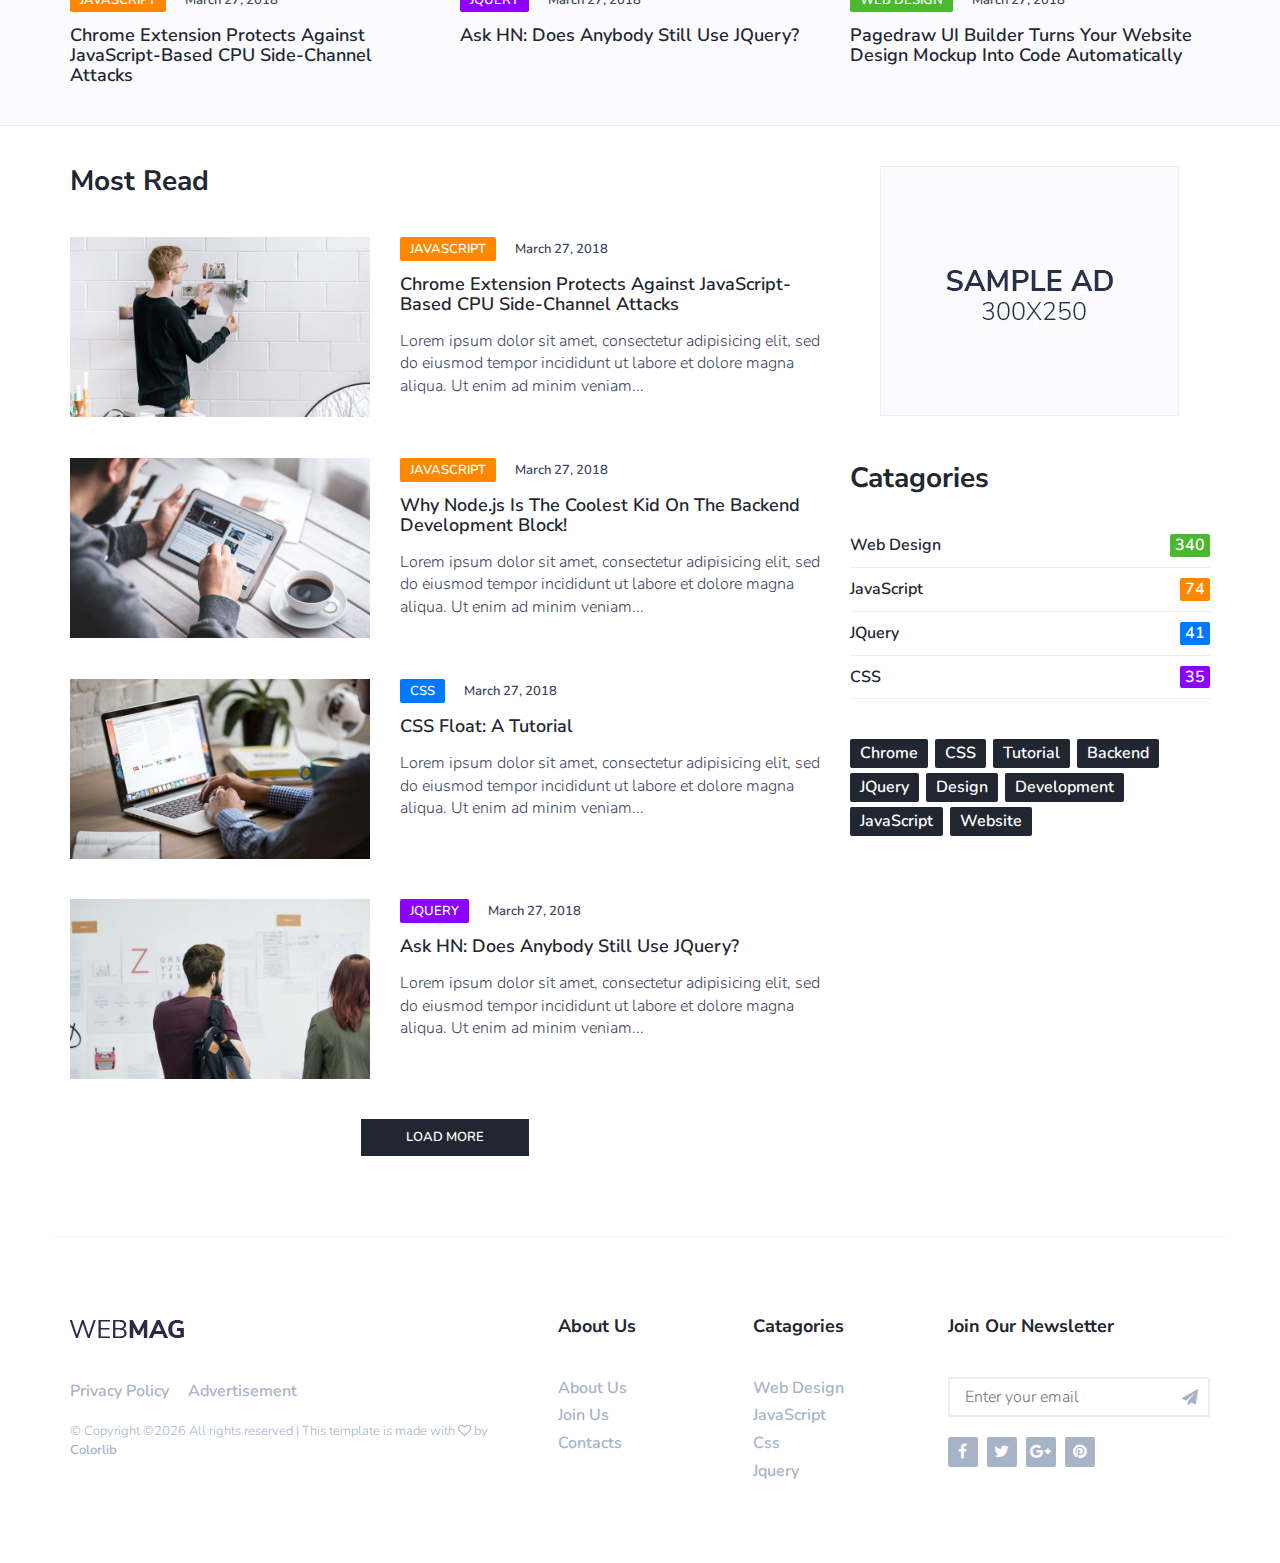
<file: BlogUI/webmag/index.html>
<!DOCTYPE html>
<html lang="en">
	<head>
		<meta charset="utf-8">
		<meta http-equiv="X-UA-Compatible" content="IE=edge">
		<meta name="viewport" content="width=device-width, initial-scale=1">
		 <!-- The above 3 meta tags *must* come first in the head; any other head content must come *after* these tags -->

		<title>WebMag HTML Template</title>

		<!-- Google font -->
		<link href="https://fonts.googleapis.com/css?family=Nunito+Sans:700%7CNunito:300,600" rel="stylesheet"> 

		<!-- Bootstrap -->
		<link type="text/css" rel="stylesheet" href="css/bootstrap.min.css"/>

		<!-- Font Awesome Icon -->
		<link rel="stylesheet" href="css/font-awesome.min.css">

		<!-- Custom stlylesheet -->
		<link type="text/css" rel="stylesheet" href="css/style.css"/>

		<!-- HTML5 shim and Respond.js for IE8 support of HTML5 elements and media queries -->
		<!-- WARNING: Respond.js doesn't work if you view the page via file:// -->
		<!--[if lt IE 9]>
		  <script src="https://oss.maxcdn.com/html5shiv/3.7.3/html5shiv.min.js"></script>
		  <script src="https://oss.maxcdn.com/respond/1.4.2/respond.min.js"></script>
		<![endif]-->

    </head>
	<body>

		<!-- Header -->
		<header id="header">
			<!-- Nav -->
			<div id="nav">
				<!-- Main Nav -->
				<div id="nav-fixed">
					<div class="container">
						<!-- logo -->
						<div class="nav-logo">
							<a href="index.html" class="logo"><img src="./img/logo.png" alt=""></a>
						</div>
						<!-- /logo -->

						<!-- nav -->
						<ul class="nav-menu nav navbar-nav">
							<li><a href="category.html">News</a></li>
							<li><a href="category.html">Popular</a></li>
							<li class="cat-1"><a href="category.html">Web Design</a></li>
							<li class="cat-2"><a href="category.html">JavaScript</a></li>
							<li class="cat-3"><a href="category.html">Css</a></li>
							<li class="cat-4"><a href="category.html">Jquery</a></li>
						</ul>
						<!-- /nav -->

						<!-- search & aside toggle -->
						<div class="nav-btns">
							<button class="aside-btn"><i class="fa fa-bars"></i></button>
							<button class="search-btn"><i class="fa fa-search"></i></button>
							<div class="search-form">
								<input class="search-input" type="text" name="search" placeholder="Enter Your Search ...">
								<button class="search-close"><i class="fa fa-times"></i></button>
							</div>
						</div>
						<!-- /search & aside toggle -->
					</div>
				</div>
				<!-- /Main Nav -->

				<!-- Aside Nav -->
				<div id="nav-aside">
					<!-- nav -->
					<div class="section-row">
						<ul class="nav-aside-menu">
							<li><a href="index.html">Home</a></li>
							<li><a href="about.html">About Us</a></li>
							<li><a href="#">Join Us</a></li>
							<li><a href="#">Advertisement</a></li>
							<li><a href="contact.html">Contacts</a></li>
						</ul>
					</div>
					<!-- /nav -->

					<!-- widget posts -->
					<div class="section-row">
						<h3>Recent Posts</h3>
						<div class="post post-widget">
							<a class="post-img" href="blog-post.html"><img src="./img/widget-2.jpg" alt=""></a>
							<div class="post-body">
								<h3 class="post-title"><a href="blog-post.html">Pagedraw UI Builder Turns Your Website Design Mockup Into Code Automatically</a></h3>
							</div>
						</div>

						<div class="post post-widget">
							<a class="post-img" href="blog-post.html"><img src="./img/widget-3.jpg" alt=""></a>
							<div class="post-body">
								<h3 class="post-title"><a href="blog-post.html">Why Node.js Is The Coolest Kid On The Backend Development Block!</a></h3>
							</div>
						</div>

						<div class="post post-widget">
							<a class="post-img" href="blog-post.html"><img src="./img/widget-4.jpg" alt=""></a>
							<div class="post-body">
								<h3 class="post-title"><a href="blog-post.html">Tell-A-Tool: Guide To Web Design And Development Tools</a></h3>
							</div>
						</div>
					</div>
					<!-- /widget posts -->

					<!-- social links -->
					<div class="section-row">
						<h3>Follow us</h3>
						<ul class="nav-aside-social">
							<li><a href="#"><i class="fa fa-facebook"></i></a></li>
							<li><a href="#"><i class="fa fa-twitter"></i></a></li>
							<li><a href="#"><i class="fa fa-google-plus"></i></a></li>
							<li><a href="#"><i class="fa fa-pinterest"></i></a></li>
						</ul>
					</div>
					<!-- /social links -->

					<!-- aside nav close -->
					<button class="nav-aside-close"><i class="fa fa-times"></i></button>
					<!-- /aside nav close -->
				</div>
				<!-- Aside Nav -->
			</div>
			<!-- /Nav -->
		</header>
		<!-- /Header -->

		<!-- section -->
		<div class="section">
			<!-- container -->
			<div class="container">
				<!-- row -->
				<div class="row">	
					<!-- post -->
					<div class="col-md-6">
						<div class="post post-thumb">
							<a class="post-img" href="blog-post.html"><img src="./img/post-1.jpg" alt=""></a>
							<div class="post-body">
								<div class="post-meta">
									<a class="post-category cat-2" href="category.html">JavaScript</a>
									<span class="post-date">March 27, 2018</span>
								</div>
								<h3 class="post-title"><a href="blog-post.html">Chrome Extension Protects Against JavaScript-Based CPU Side-Channel Attacks</a></h3>
							</div>
						</div>
					</div>
					<!-- /post -->

					<!-- post -->
					<div class="col-md-6">
						<div class="post post-thumb">
							<a class="post-img" href="blog-post.html"><img src="./img/post-2.jpg" alt=""></a>
							<div class="post-body">
								<div class="post-meta">
									<a class="post-category cat-3" href="category.html">Jquery</a>
									<span class="post-date">March 27, 2018</span>
								</div>
								<h3 class="post-title"><a href="blog-post.html">Ask HN: Does Anybody Still Use JQuery?</a></h3>
							</div>
						</div>
					</div>
					<!-- /post -->
				</div>
				<!-- /row -->

				<!-- row -->
				<div class="row">
					<div class="col-md-12">
						<div class="section-title">
							<h2>Recent Posts</h2>
						</div>
					</div>

					<!-- post -->
					<div class="col-md-4">
						<div class="post">
							<a class="post-img" href="blog-post.html"><img src="./img/post-3.jpg" alt=""></a>
							<div class="post-body">
								<div class="post-meta">
									<a class="post-category cat-1" href="category.html">Web Design</a>
									<span class="post-date">March 27, 2018</span>
								</div>
								<h3 class="post-title"><a href="blog-post.html">Pagedraw UI Builder Turns Your Website Design Mockup Into Code Automatically</a></h3>
							</div>
						</div>
					</div>
					<!-- /post -->

					<!-- post -->
					<div class="col-md-4">
						<div class="post">
							<a class="post-img" href="blog-post.html"><img src="./img/post-4.jpg" alt=""></a>
							<div class="post-body">
								<div class="post-meta">
									<a class="post-category cat-2" href="category.html">JavaScript</a>
									<span class="post-date">March 27, 2018</span>
								</div>
								<h3 class="post-title"><a href="blog-post.html">Chrome Extension Protects Against JavaScript-Based CPU Side-Channel Attacks</a></h3>
							</div>
						</div>
					</div>
					<!-- /post -->

					<!-- post -->
					<div class="col-md-4">
						<div class="post">
							<a class="post-img" href="blog-post.html"><img src="./img/post-5.jpg" alt=""></a>
							<div class="post-body">
								<div class="post-meta">
									<a class="post-category cat-3" href="category.html">Jquery</a>
									<span class="post-date">March 27, 2018</span>
								</div>
								<h3 class="post-title"><a href="blog-post.html">Ask HN: Does Anybody Still Use JQuery?</a></h3>
							</div>
						</div>
					</div>
					<!-- /post -->

					<div class="clearfix visible-md visible-lg"></div>

					<!-- post -->
					<div class="col-md-4">
						<div class="post">
							<a class="post-img" href="blog-post.html"><img src="./img/post-6.jpg" alt=""></a>
							<div class="post-body">
								<div class="post-meta">
									<a class="post-category cat-2" href="category.html">JavaScript</a>
									<span class="post-date">March 27, 2018</span>
								</div>
								<h3 class="post-title"><a href="blog-post.html">Why Node.js Is The Coolest Kid On The Backend Development Block!</a></h3>
							</div>
						</div>
					</div>
					<!-- /post -->

					<!-- post -->
					<div class="col-md-4">
						<div class="post">
							<a class="post-img" href="blog-post.html"><img src="./img/post-1.jpg" alt=""></a>
							<div class="post-body">
								<div class="post-meta">
									<a class="post-category cat-4" href="category.html">Css</a>
									<span class="post-date">March 27, 2018</span>
								</div>
								<h3 class="post-title"><a href="blog-post.html">CSS Float: A Tutorial</a></h3>
							</div>
						</div>
					</div>
					<!-- /post -->

					<!-- post -->
					<div class="col-md-4">
						<div class="post">
							<a class="post-img" href="blog-post.html"><img src="./img/post-2.jpg" alt=""></a>
							<div class="post-body">
								<div class="post-meta">
									<a class="post-category cat-1" href="category.html">Web Design</a>
									<span class="post-date">March 27, 2018</span>
								</div>
								<h3 class="post-title"><a href="blog-post.html">Tell-A-Tool: Guide To Web Design And Development Tools</a></h3>
							</div>
						</div>
					</div>
					<!-- /post -->
				</div>
				<!-- /row -->

				<!-- row -->
				<div class="row">
					<div class="col-md-8">
						<div class="row">
							<!-- post -->
							<div class="col-md-12">
								<div class="post post-thumb">
									<a class="post-img" href="blog-post.html"><img src="./img/post-2.jpg" alt=""></a>
									<div class="post-body">
										<div class="post-meta">
											<a class="post-category cat-3" href="category.html">Jquery</a>
											<span class="post-date">March 27, 2018</span>
										</div>
										<h3 class="post-title"><a href="blog-post.html">Ask HN: Does Anybody Still Use JQuery?</a></h3>
									</div>
								</div>
							</div>
							<!-- /post -->

							<!-- post -->
							<div class="col-md-6">
								<div class="post">
									<a class="post-img" href="blog-post.html"><img src="./img/post-1.jpg" alt=""></a>
									<div class="post-body">
										<div class="post-meta">
											<a class="post-category cat-4" href="category.html">Css</a>
											<span class="post-date">March 27, 2018</span>
										</div>
										<h3 class="post-title"><a href="blog-post.html">CSS Float: A Tutorial</a></h3>
									</div>
								</div>
							</div>
							<!-- /post -->

							<!-- post -->
							<div class="col-md-6">
								<div class="post">
									<a class="post-img" href="blog-post.html"><img src="./img/post-2.jpg" alt=""></a>
									<div class="post-body">
										<div class="post-meta">
											<a class="post-category cat-1" href="category.html">Web Design</a>
											<span class="post-date">March 27, 2018</span>
										</div>
										<h3 class="post-title"><a href="blog-post.html">Tell-A-Tool: Guide To Web Design And Development Tools</a></h3>
									</div>
								</div>
							</div>
							<!-- /post -->

							<div class="clearfix visible-md visible-lg"></div>

							<!-- post -->
							<div class="col-md-6">
								<div class="post">
									<a class="post-img" href="blog-post.html"><img src="./img/post-4.jpg" alt=""></a>
									<div class="post-body">
										<div class="post-meta">
											<a class="post-category cat-2" href="category.html">JavaScript</a>
											<span class="post-date">March 27, 2018</span>
										</div>
										<h3 class="post-title"><a href="blog-post.html">Chrome Extension Protects Against JavaScript-Based CPU Side-Channel Attacks</a></h3>
									</div>
								</div>
							</div>
							<!-- /post -->

							<!-- post -->
							<div class="col-md-6">
								<div class="post">
									<a class="post-img" href="blog-post.html"><img src="./img/post-5.jpg" alt=""></a>
									<div class="post-body">
										<div class="post-meta">
											<a class="post-category cat-3" href="category.html">Jquery</a>
											<span class="post-date">March 27, 2018</span>
										</div>
										<h3 class="post-title"><a href="blog-post.html">Ask HN: Does Anybody Still Use JQuery?</a></h3>
									</div>
								</div>
							</div>
							<!-- /post -->

							<div class="clearfix visible-md visible-lg"></div>

							<!-- post -->
							<div class="col-md-6">
								<div class="post">
									<a class="post-img" href="blog-post.html"><img src="./img/post-3.jpg" alt=""></a>
									<div class="post-body">
										<div class="post-meta">
											<a class="post-category cat-1" href="category.html">Web Design</a>
											<span class="post-date">March 27, 2018</span>
										</div>
										<h3 class="post-title"><a href="blog-post.html">Pagedraw UI Builder Turns Your Website Design Mockup Into Code Automatically</a></h3>
									</div>
								</div>
							</div>
							<!-- /post -->

							<!-- post -->
							<div class="col-md-6">
								<div class="post">
									<a class="post-img" href="blog-post.html"><img src="./img/post-4.jpg" alt=""></a>
									<div class="post-body">
										<div class="post-meta">
											<a class="post-category cat-2" href="category.html">JavaScript</a>
											<span class="post-date">March 27, 2018</span>
										</div>
										<h3 class="post-title"><a href="blog-post.html">Chrome Extension Protects Against JavaScript-Based CPU Side-Channel Attacks</a></h3>
									</div>
								</div>
							</div>
							<!-- /post -->
						</div>
					</div>

					<div class="col-md-4">
						<!-- post widget -->
						<div class="aside-widget">
							<div class="section-title">
								<h2>Most Read</h2>
							</div>

							<div class="post post-widget">
								<a class="post-img" href="blog-post.html"><img src="./img/widget-1.jpg" alt=""></a>
								<div class="post-body">
									<h3 class="post-title"><a href="blog-post.html">Tell-A-Tool: Guide To Web Design And Development Tools</a></h3>
								</div>
							</div>

							<div class="post post-widget">
								<a class="post-img" href="blog-post.html"><img src="./img/widget-2.jpg" alt=""></a>
								<div class="post-body">
									<h3 class="post-title"><a href="blog-post.html">Pagedraw UI Builder Turns Your Website Design Mockup Into Code Automatically</a></h3>
								</div>
							</div>

							<div class="post post-widget">
								<a class="post-img" href="blog-post.html"><img src="./img/widget-3.jpg" alt=""></a>
								<div class="post-body">
									<h3 class="post-title"><a href="blog-post.html">Why Node.js Is The Coolest Kid On The Backend Development Block!</a></h3>
								</div>
							</div>

							<div class="post post-widget">
								<a class="post-img" href="blog-post.html"><img src="./img/widget-4.jpg" alt=""></a>
								<div class="post-body">
									<h3 class="post-title"><a href="blog-post.html">Tell-A-Tool: Guide To Web Design And Development Tools</a></h3>
								</div>
							</div>
						</div>
						<!-- /post widget -->

						<!-- post widget -->
						<div class="aside-widget">
							<div class="section-title">
								<h2>Featured Posts</h2>
							</div>
							<div class="post post-thumb">
								<a class="post-img" href="blog-post.html"><img src="./img/post-2.jpg" alt=""></a>
								<div class="post-body">
									<div class="post-meta">
										<a class="post-category cat-3" href="category.html">Jquery</a>
										<span class="post-date">March 27, 2018</span>
									</div>
									<h3 class="post-title"><a href="blog-post.html">Ask HN: Does Anybody Still Use JQuery?</a></h3>
								</div>
							</div>

							<div class="post post-thumb">
								<a class="post-img" href="blog-post.html"><img src="./img/post-1.jpg" alt=""></a>
								<div class="post-body">
									<div class="post-meta">
										<a class="post-category cat-2" href="category.html">JavaScript</a>
										<span class="post-date">March 27, 2018</span>
									</div>
									<h3 class="post-title"><a href="blog-post.html">Chrome Extension Protects Against JavaScript-Based CPU Side-Channel Attacks</a></h3>
								</div>
							</div>
						</div>
						<!-- /post widget -->
						
						<!-- ad -->
						<div class="aside-widget text-center">
							<a href="#" style="display: inline-block;margin: auto;">
								<img class="img-responsive" src="./img/ad-1.jpg" alt="">
							</a>
						</div>
						<!-- /ad -->
					</div>
				</div>
				<!-- /row -->
			</div>
			<!-- /container -->
		</div>
		<!-- /section -->
		
		<!-- section -->
		<div class="section section-grey">
			<!-- container -->
			<div class="container">
				<!-- row -->
				<div class="row">
					<div class="col-md-12">
						<div class="section-title text-center">
							<h2>Featured Posts</h2>
						</div>
					</div>

					<!-- post -->
					<div class="col-md-4">
						<div class="post">
							<a class="post-img" href="blog-post.html"><img src="./img/post-4.jpg" alt=""></a>
							<div class="post-body">
								<div class="post-meta">
									<a class="post-category cat-2" href="category.html">JavaScript</a>
									<span class="post-date">March 27, 2018</span>
								</div>
								<h3 class="post-title"><a href="blog-post.html">Chrome Extension Protects Against JavaScript-Based CPU Side-Channel Attacks</a></h3>
							</div>
						</div>
					</div>
					<!-- /post -->

					<!-- post -->
					<div class="col-md-4">
						<div class="post">
							<a class="post-img" href="blog-post.html"><img src="./img/post-5.jpg" alt=""></a>
							<div class="post-body">
								<div class="post-meta">
									<a class="post-category cat-3" href="category.html">Jquery</a>
									<span class="post-date">March 27, 2018</span>
								</div>
								<h3 class="post-title"><a href="blog-post.html">Ask HN: Does Anybody Still Use JQuery?</a></h3>
							</div>
						</div>
					</div>
					<!-- /post -->

					<!-- post -->
					<div class="col-md-4">
						<div class="post">
							<a class="post-img" href="blog-post.html"><img src="./img/post-3.jpg" alt=""></a>
							<div class="post-body">
								<div class="post-meta">
									<a class="post-category cat-1" href="category.html">Web Design</a>
									<span class="post-date">March 27, 2018</span>
								</div>
								<h3 class="post-title"><a href="blog-post.html">Pagedraw UI Builder Turns Your Website Design Mockup Into Code Automatically</a></h3>
							</div>
						</div>
					</div>
					<!-- /post -->
				</div>
				<!-- /row -->
			</div>
			<!-- /container -->
		</div>
		<!-- /section -->

		<!-- section -->
		<div class="section">
			<!-- container -->
			<div class="container">
				<!-- row -->
				<div class="row">
					<div class="col-md-8">
						<div class="row">
							<div class="col-md-12">
								<div class="section-title">
									<h2>Most Read</h2>
								</div>
							</div>
							<!-- post -->
							<div class="col-md-12">
								<div class="post post-row">
									<a class="post-img" href="blog-post.html"><img src="./img/post-4.jpg" alt=""></a>
									<div class="post-body">
										<div class="post-meta">
											<a class="post-category cat-2" href="category.html">JavaScript</a>
											<span class="post-date">March 27, 2018</span>
										</div>
										<h3 class="post-title"><a href="blog-post.html">Chrome Extension Protects Against JavaScript-Based CPU Side-Channel Attacks</a></h3>
										<p>Lorem ipsum dolor sit amet, consectetur adipisicing elit, sed do eiusmod tempor incididunt ut labore et dolore magna aliqua. Ut enim ad minim veniam...</p>
									</div>
								</div>
							</div>
							<!-- /post -->

							<!-- post -->
							<div class="col-md-12">
								<div class="post post-row">
									<a class="post-img" href="blog-post.html"><img src="./img/post-6.jpg" alt=""></a>
									<div class="post-body">
										<div class="post-meta">
											<a class="post-category cat-2" href="category.html">JavaScript</a>
											<span class="post-date">March 27, 2018</span>
										</div>
										<h3 class="post-title"><a href="blog-post.html">Why Node.js Is The Coolest Kid On The Backend Development Block!</a></h3>
										<p>Lorem ipsum dolor sit amet, consectetur adipisicing elit, sed do eiusmod tempor incididunt ut labore et dolore magna aliqua. Ut enim ad minim veniam...</p>
									</div>
								</div>
							</div>
							<!-- /post -->

							<!-- post -->
							<div class="col-md-12">
								<div class="post post-row">
									<a class="post-img" href="blog-post.html"><img src="./img/post-1.jpg" alt=""></a>
									<div class="post-body">
										<div class="post-meta">
											<a class="post-category cat-4" href="category.html">Css</a>
											<span class="post-date">March 27, 2018</span>
										</div>
										<h3 class="post-title"><a href="blog-post.html">CSS Float: A Tutorial</a></h3>
										<p>Lorem ipsum dolor sit amet, consectetur adipisicing elit, sed do eiusmod tempor incididunt ut labore et dolore magna aliqua. Ut enim ad minim veniam...</p>
									</div>
								</div>
							</div>
							<!-- /post -->
							
							<!-- post -->
							<div class="col-md-12">
								<div class="post post-row">
									<a class="post-img" href="blog-post.html"><img src="./img/post-2.jpg" alt=""></a>
									<div class="post-body">
										<div class="post-meta">
											<a class="post-category cat-3" href="category.html">Jquery</a>
											<span class="post-date">March 27, 2018</span>
										</div>
										<h3 class="post-title"><a href="blog-post.html">Ask HN: Does Anybody Still Use JQuery?</a></h3>
										<p>Lorem ipsum dolor sit amet, consectetur adipisicing elit, sed do eiusmod tempor incididunt ut labore et dolore magna aliqua. Ut enim ad minim veniam...</p>
									</div>
								</div>
							</div>
							<!-- /post -->
							
							<div class="col-md-12">
								<div class="section-row">
									<button class="primary-button center-block">Load More</button>
								</div>
							</div>
						</div>
					</div>

					<div class="col-md-4">
						<!-- ad -->
						<div class="aside-widget text-center">
							<a href="#" style="display: inline-block;margin: auto;">
								<img class="img-responsive" src="./img/ad-1.jpg" alt="">
							</a>
						</div>
						<!-- /ad -->
						
						<!-- catagories -->
						<div class="aside-widget">
							<div class="section-title">
								<h2>Catagories</h2>
							</div>
							<div class="category-widget">
								<ul>
									<li><a href="#" class="cat-1">Web Design<span>340</span></a></li>
									<li><a href="#" class="cat-2">JavaScript<span>74</span></a></li>
									<li><a href="#" class="cat-4">JQuery<span>41</span></a></li>
									<li><a href="#" class="cat-3">CSS<span>35</span></a></li>
								</ul>
							</div>
						</div>
						<!-- /catagories -->
						
						<!-- tags -->
						<div class="aside-widget">
							<div class="tags-widget">
								<ul>
									<li><a href="#">Chrome</a></li>
									<li><a href="#">CSS</a></li>
									<li><a href="#">Tutorial</a></li>
									<li><a href="#">Backend</a></li>
									<li><a href="#">JQuery</a></li>
									<li><a href="#">Design</a></li>
									<li><a href="#">Development</a></li>
									<li><a href="#">JavaScript</a></li>
									<li><a href="#">Website</a></li>
								</ul>
							</div>
						</div>
						<!-- /tags -->
					</div>
				</div>
				<!-- /row -->
			</div>
			<!-- /container -->
		</div>
		<!-- /section -->

		<!-- Footer -->
		<footer id="footer">
			<!-- container -->
			<div class="container">
				<!-- row -->
				<div class="row">
					<div class="col-md-5">
						<div class="footer-widget">
							<div class="footer-logo">
								<a href="index.html" class="logo"><img src="./img/logo.png" alt=""></a>
							</div>
							<ul class="footer-nav">
								<li><a href="#">Privacy Policy</a></li>
								<li><a href="#">Advertisement</a></li>
							</ul>
							<div class="footer-copyright">
								<span>&copy; <!-- Link back to Colorlib can't be removed. Template is licensed under CC BY 3.0. -->
Copyright &copy;<script>document.write(new Date().getFullYear());</script> All rights reserved | This template is made with <i class="fa fa-heart-o" aria-hidden="true"></i> by <a href="https://colorlib.com" target="_blank">Colorlib</a>
<!-- Link back to Colorlib can't be removed. Template is licensed under CC BY 3.0. --></span>
							</div>
						</div>
					</div>

					<div class="col-md-4">
						<div class="row">
							<div class="col-md-6">
								<div class="footer-widget">
									<h3 class="footer-title">About Us</h3>
									<ul class="footer-links">
										<li><a href="about.html">About Us</a></li>
										<li><a href="#">Join Us</a></li>
										<li><a href="contact.html">Contacts</a></li>
									</ul>
								</div>
							</div>
							<div class="col-md-6">
								<div class="footer-widget">
									<h3 class="footer-title">Catagories</h3>
									<ul class="footer-links">
										<li><a href="category.html">Web Design</a></li>
										<li><a href="category.html">JavaScript</a></li>
										<li><a href="category.html">Css</a></li>
										<li><a href="category.html">Jquery</a></li>
									</ul>
								</div>
							</div>
						</div>
					</div>

					<div class="col-md-3">
						<div class="footer-widget">
							<h3 class="footer-title">Join our Newsletter</h3>
							<div class="footer-newsletter">
								<form>
									<input class="input" type="email" name="newsletter" placeholder="Enter your email">
									<button class="newsletter-btn"><i class="fa fa-paper-plane"></i></button>
								</form>
							</div>
							<ul class="footer-social">
								<li><a href="#"><i class="fa fa-facebook"></i></a></li>
								<li><a href="#"><i class="fa fa-twitter"></i></a></li>
								<li><a href="#"><i class="fa fa-google-plus"></i></a></li>
								<li><a href="#"><i class="fa fa-pinterest"></i></a></li>
							</ul>
						</div>
					</div>

				</div>
				<!-- /row -->
			</div>
			<!-- /container -->
		</footer>
		<!-- /Footer -->

		<!-- jQuery Plugins -->
		<script src="js/jquery.min.js"></script>
		<script src="js/bootstrap.min.js"></script>
		<script src="js/main.js"></script>

	</body>
</html>
</file>
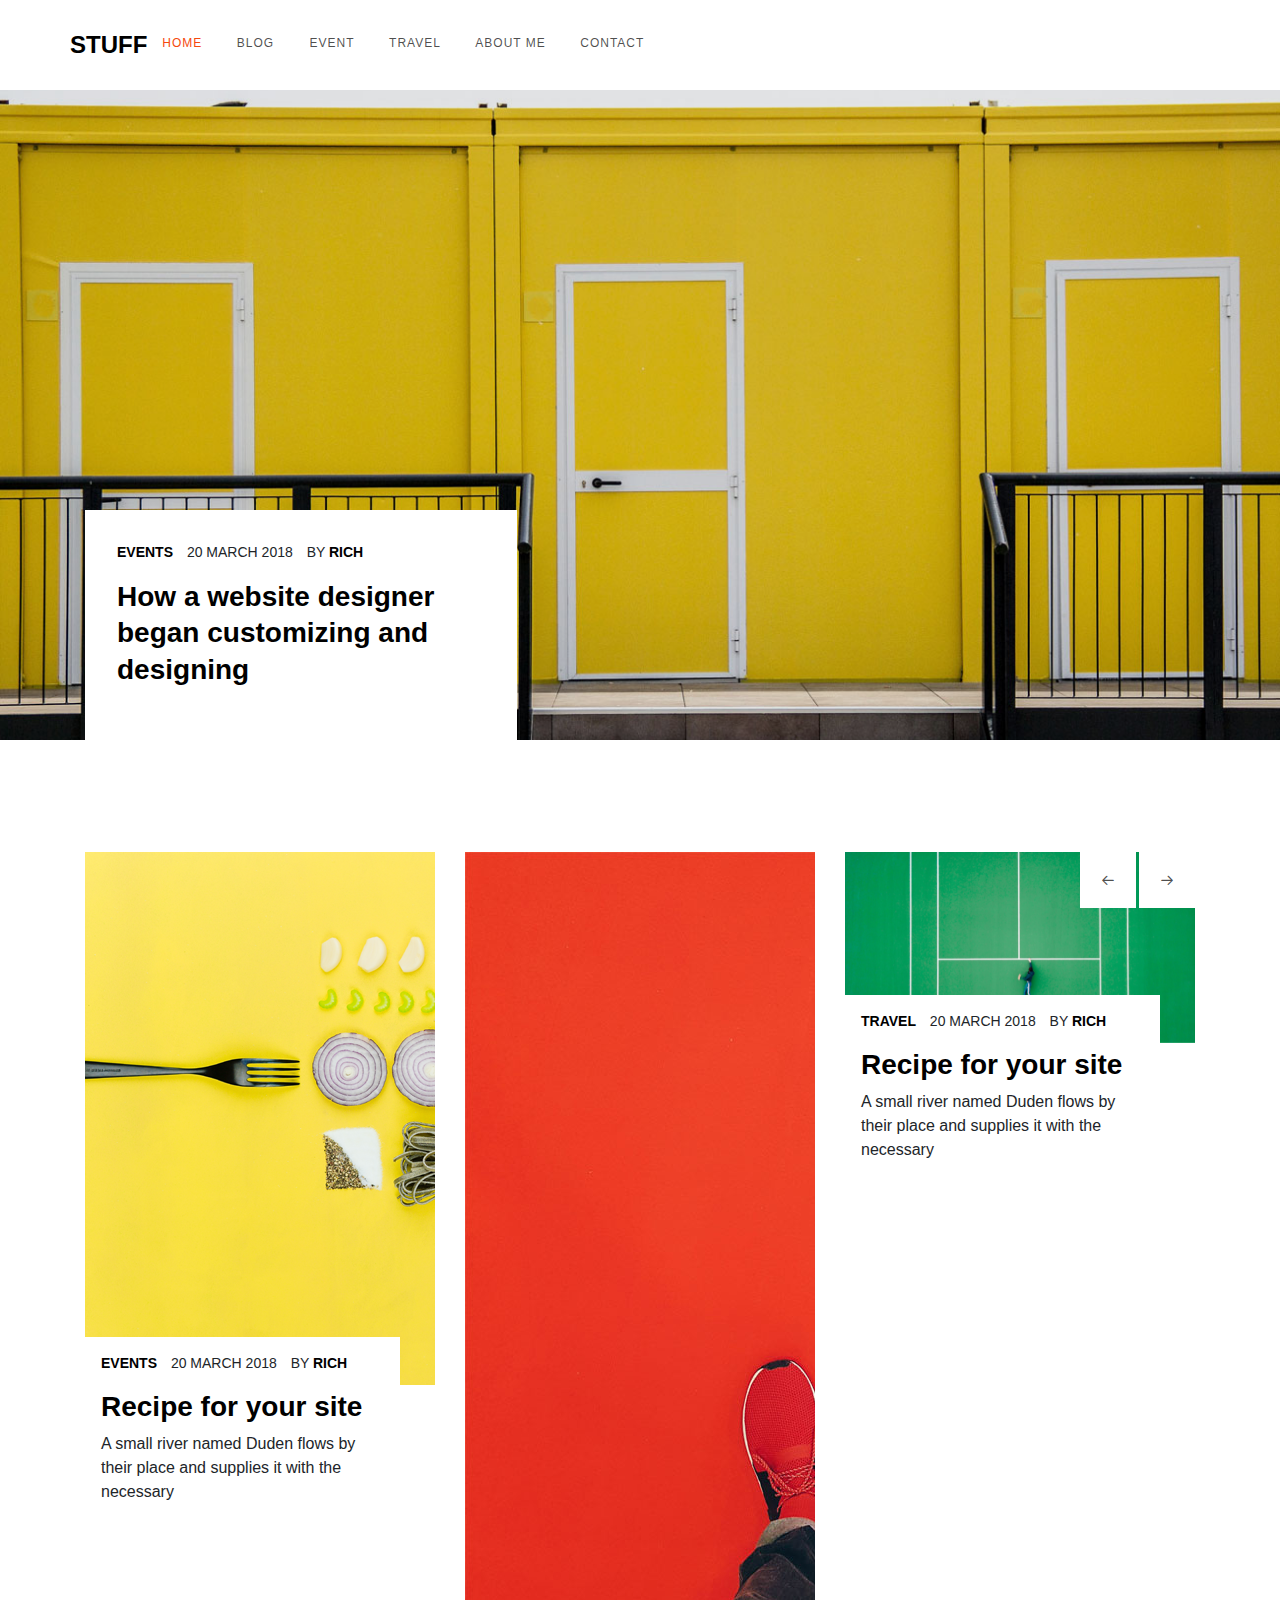
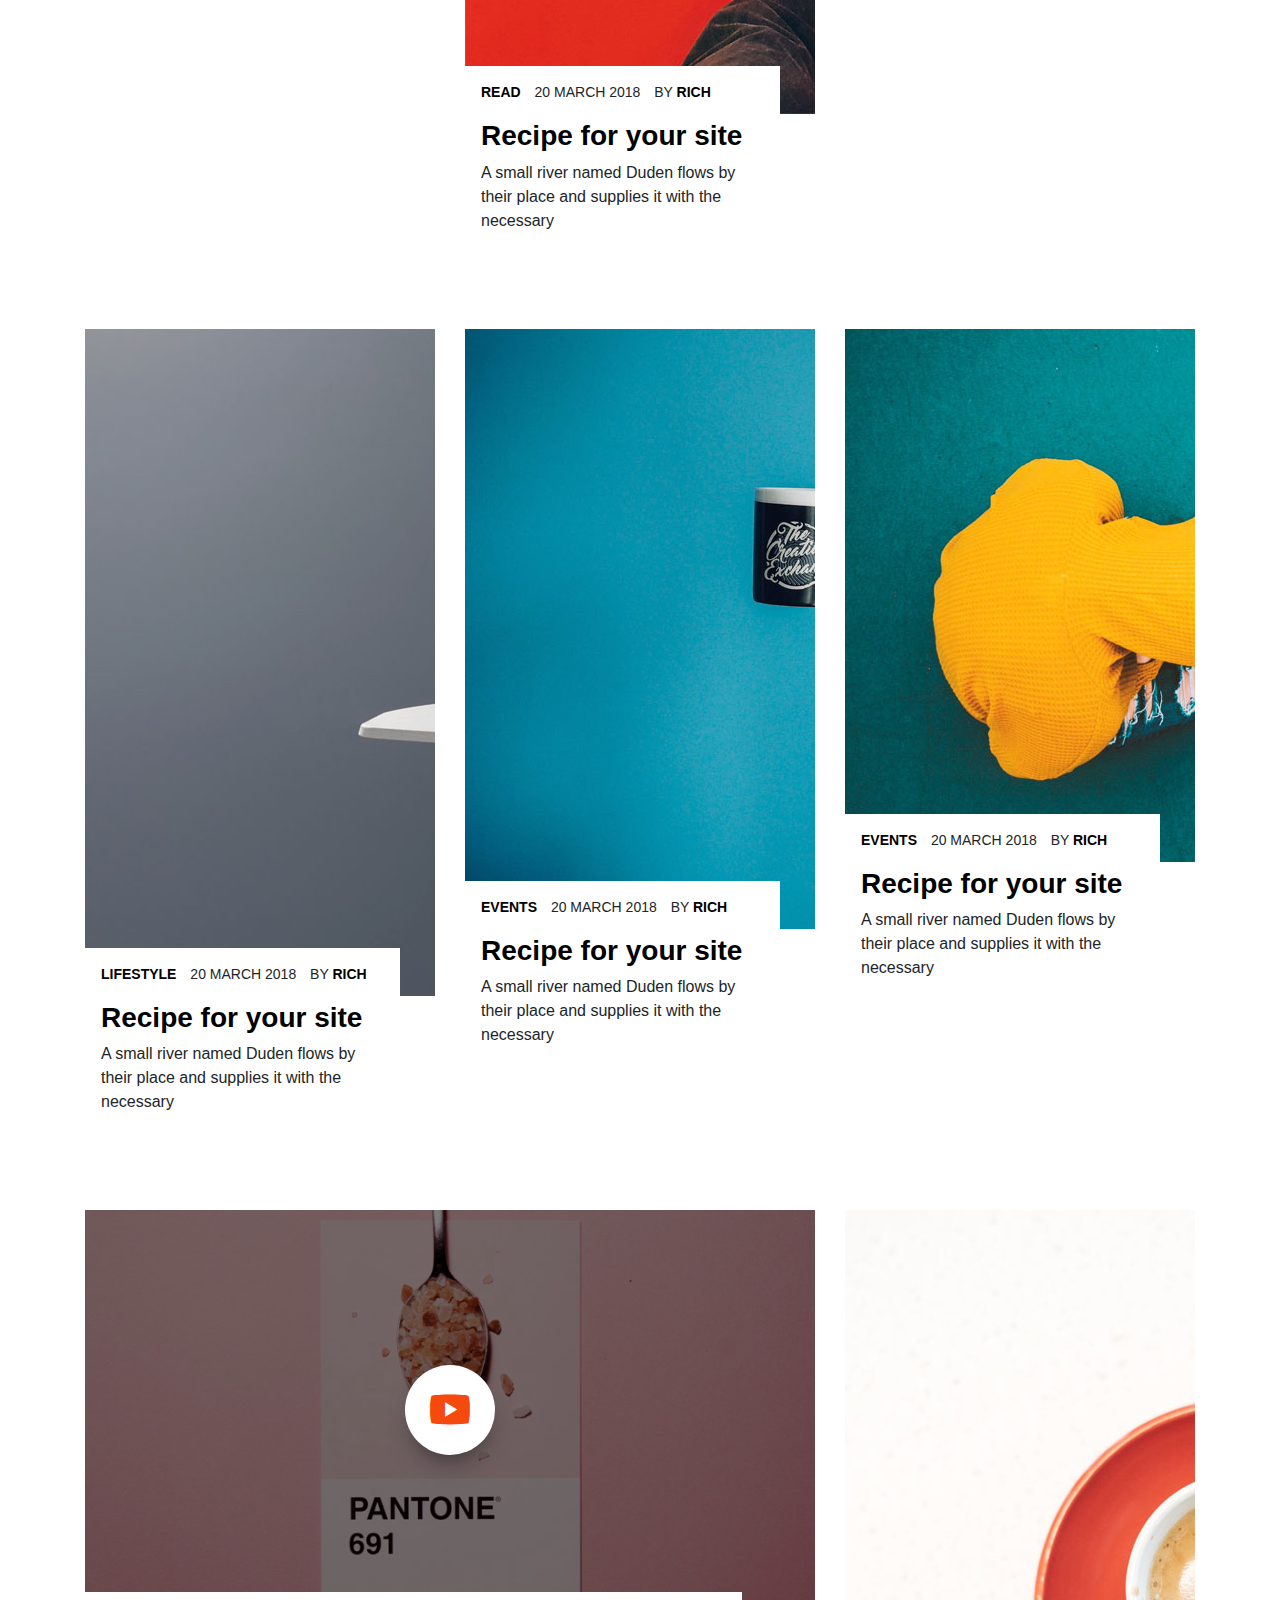
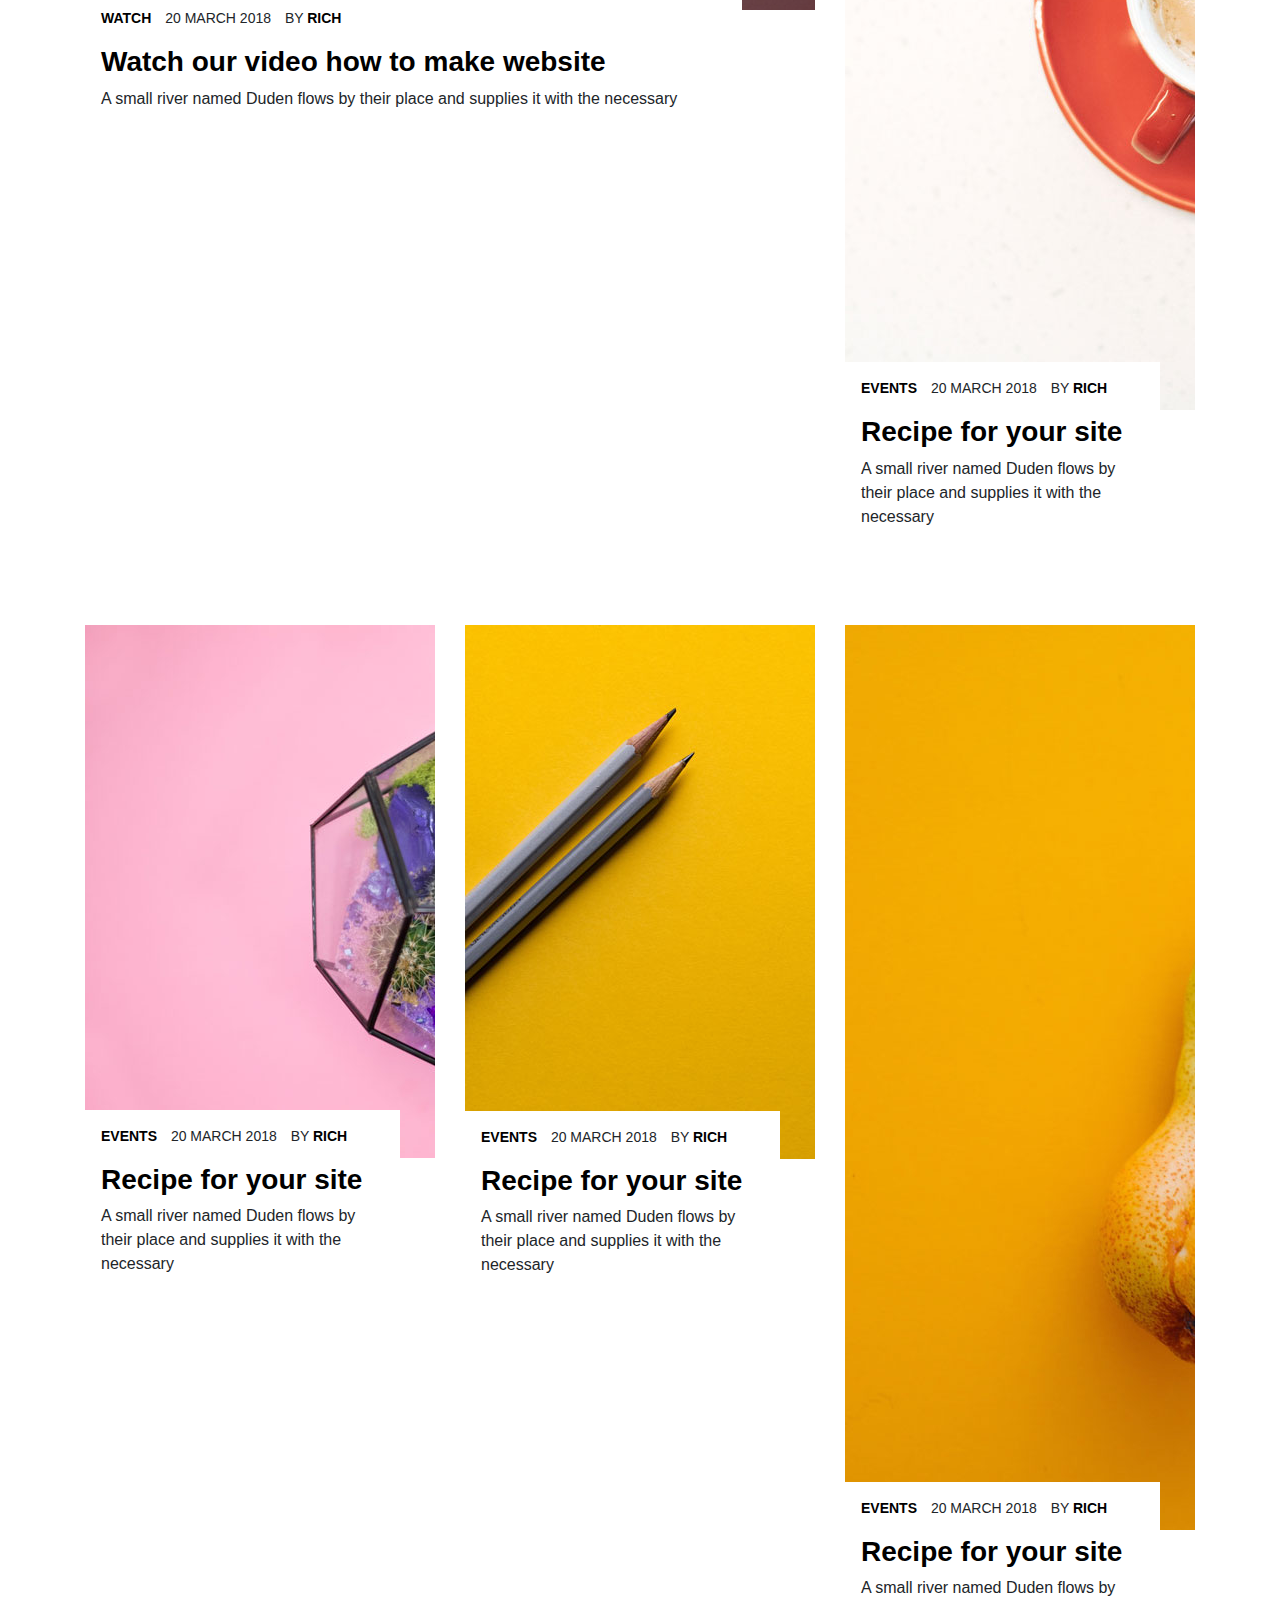
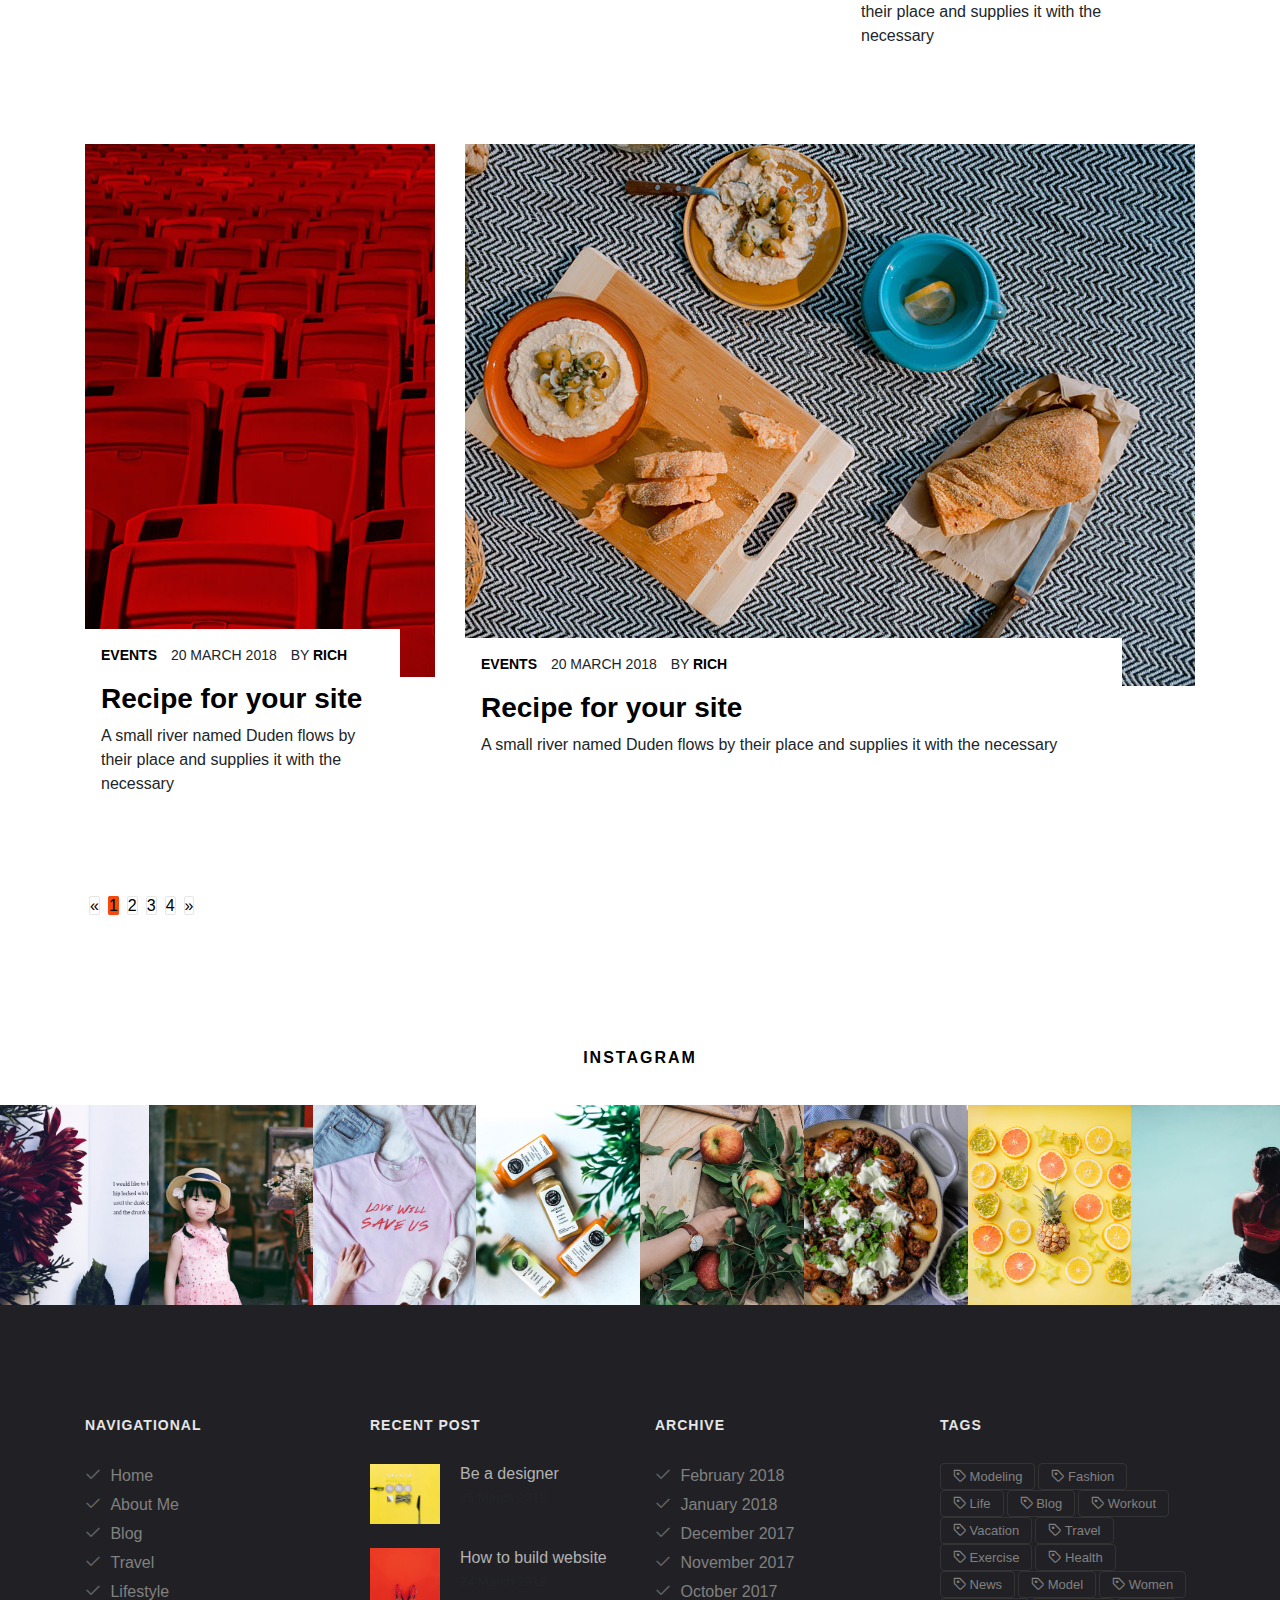
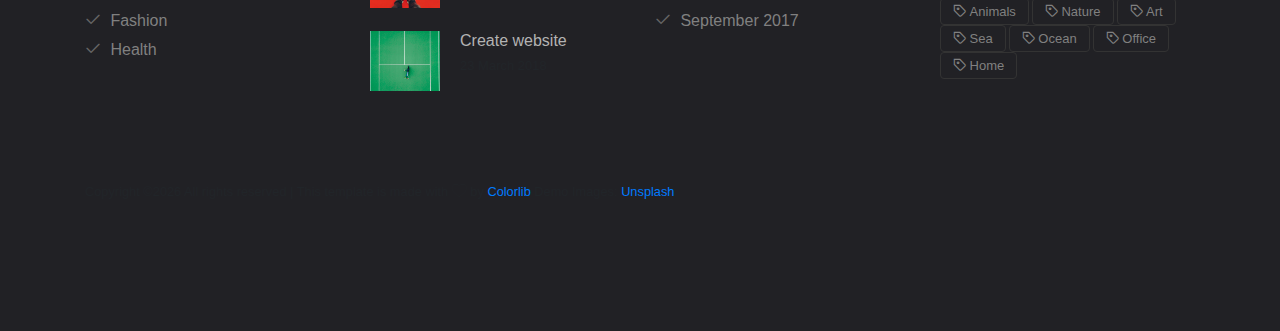
<file: ui/stuff/index.html>
﻿<!DOCTYPE HTML>
<html>
	<head>
	<meta charset="utf-8">
	<meta http-equiv="X-UA-Compatible" content="IE=edge">
	<title>Stuff Template</title>
	<meta name="viewport" content="width=device-width, initial-scale=1">
	<meta name="description" content="" />
	<meta name="keywords" content="" />
	<meta name="author" content="" />

  <!-- Facebook and Twitter integration -->
	<meta property="og:title" content=""/>
	<meta property="og:image" content=""/>
	<meta property="og:url" content=""/>
	<meta property="og:site_name" content=""/>
	<meta property="og:description" content=""/>
	<meta name="twitter:title" content="" />
	<meta name="twitter:image" content="" />
	<meta name="twitter:url" content="" />
	<meta name="twitter:card" content="" />
	
	<!-- <link href="https://fonts.googleapis.com/css?family=Roboto:300,400,700" rel="stylesheet"> -->
	
	<!-- Animate.css -->
	<link rel="stylesheet" href="css/animate.css">
	<!-- Icomoon Icon Fonts-->
	<link rel="stylesheet" href="css/icomoon.css">


	<!-- Magnific Popup -->
	<link rel="stylesheet" href="css/magnific-popup.css">

	<!-- Flexslider  -->
	<link rel="stylesheet" href="css/flexslider.css">

	<!-- Owl Carousel -->
	<link rel="stylesheet" href="css/owl.carousel.min.css">
	<link rel="stylesheet" href="css/owl.theme.default.min.css">

	<!-- Theme style  -->
	<link rel="stylesheet" href="css/style.css">

	<!-- Modernizr JS -->
	<script src="js/modernizr-2.6.2.min.js"></script>
	<!-- FOR IE9 below -->
	<!--[if lt IE 9]>
	<script src="js/respond.min.js"></script>
	<![endif]-->

		<!-- jQuery -->
		<script src="js/jquery.min.js"></script>
		<!-- jQuery Easing -->
		<script src="js/jquery.easing.1.3.js"></script>
	<!-- Bootstrap  -->
	<!-- <link rel="stylesheet" href="css/bootstrap.css">
		<script src="js/bootstrap.min.js"></script> -->
		<link rel="stylesheet" href="https://stackpath.bootstrapcdn.com/bootstrap/4.3.1/css/bootstrap.min.css" integrity="sha384-ggOyR0iXCbMQv3Xipma34MD+dH/1fQ784/j6cY/iJTQUOhcWr7x9JvoRxT2MZw1T" crossorigin="anonymous">
		<script src="https://stackpath.bootstrapcdn.com/bootstrap/4.3.1/js/bootstrap.min.js" integrity="sha384-JjSmVgyd0p3pXB1rRibZUAYoIIy6OrQ6VrjIEaFf/nJGzIxFDsf4x0xIM+B07jRM" crossorigin="anonymous"></script>
		
		<!-- Waypoints -->
		<script src="js/jquery.waypoints.min.js"></script>
		<!-- Flexslider -->
		<script src="js/jquery.flexslider-min.js"></script>
		<!-- Owl carousel -->
		<script src="js/owl.carousel.min.js"></script>
		<!-- Magnific Popup -->
		<script src="js/jquery.magnific-popup.min.js"></script>
		<script src="js/magnific-popup-options.js"></script>
		<!-- Main -->
		<script src="js/main.js"></script>

	</head>
	<body>
		
	<div class="colorlib-loader"></div>

	<div id="page">
		<nav class="colorlib-nav" role="navigation">
			<div class="top-menu">
				<div class="container">
					<div class="row">
						<div class="col-xs-2">
							<div id="colorlib-logo"><a href="index.html">Stuff</a></div>
						</div>
						<div class="col-xs-10 text-right menu-1">
							<ul>
								<li class="active"><a href="index.html">Home</a></li>
								<li class="has-dropdown">
									<a href="blog.html">Blog</a>
									<ul class="dropdown">
										<li><a href="single.html">Blog Single</a></li>
										<li><a href="#">Video</a></li>
										<li><a href="#">Read</a></li>
										<li><a href="#">Lifestyle</a></li>
									</ul>
								</li>
								<li><a href="event.html">Event</a></li>
								<li><a href="travel.html">Travel</a></li>
								<li><a href="about.html">About Me</a></li>
								<li><a href="contact.html">Contact</a></li>
							</ul>
						</div>
					</div>
				</div>
			</div>
		</nav>
		<aside id="colorlib-hero">
			<div class="flexslider">
				<ul class="slides">
			   	<li style="background-image: url(images/img_bg_1.jpg);">
			   		<div class="overlay"></div>
			   		<div class="container">
			   			<div class="row">
				   			<div class="col-md-6 col-md-pull-3 col-sm-12 col-xs-12 col-md-offset-3 slider-text">
				   				<div class="slider-text-inner">
				   					<div class="desc">
				   						<p class="meta">
												<span class="cat"><a href="#">Events</a></span>
												<span class="date">20 March 2018</span>
												<span class="pos">By <a href="#">Rich</a></span>
											</p>
					   					<h1>How a website designer began customizing and designing</h1>
				   					</div>
				   				</div>
				   			</div>
				   		</div>
			   		</div>
			   	</li>
			   	<li style="background-image: url(images/img_bg_2.jpg);">
			   		<div class="overlay"></div>
			   		<div class="container">
			   			<div class="row">
				   			<div class="col-md-6 col-md-pull-3 col-sm-12 col-xs-12 col-md-offset-3 slider-text">
				   				<div class="slider-text-inner">
				   					<div class="desc">
				   						<p class="meta">
												<span class="cat"><a href="#">Events</a></span>
												<span class="date">20 March 2018</span>
												<span class="pos">By <a href="#">Rich</a></span>
											</p>
					   					<h1>How a website designer began customizing and designing</h1>
				   					</div>
				   				</div>
				   			</div>
				   		</div>
			   		</div>
			   	</li>
			   	<li style="background-image: url(images/img_bg_3.jpg);">
			   		<div class="overlay"></div>
			   		<div class="container">
			   			<div class="row">
				   			<div class="col-md-6 col-md-pull-3 col-sm-12 col-xs-12 col-md-offset-3 slider-text">
				   				<div class="slider-text-inner">
				   					<div class="desc">
				   						<p class="meta">
												<span class="cat"><a href="#">Events</a></span>
												<span class="date">20 March 2018</span>
												<span class="pos">By <a href="#">Rich</a></span>
											</p>
					   					<h1>How a website designer began customizing and designing</h1>
				   					</div>
				   				</div>
				   			</div>
				   		</div>
			   		</div>
			   	</li>
			   	<li style="background-image: url(images/img_bg_4.jpg);">
			   		<div class="overlay"></div>
			   		<div class="container">
			   			<div class="row">
				   			<div class="col-md-6 col-md-pull-3 col-sm-12 col-xs-12 col-md-offset-3 slider-text">
				   				<div class="slider-text-inner">
				   					<div class="desc">
				   						<p class="meta">
												<span class="cat"><a href="#">Events</a></span>
												<span class="date">20 March 2018</span>
												<span class="pos">By <a href="#">Rich</a></span>
											</p>
					   					<h1>Top 5 Places To Start Your Vacation This Summer</h1>
				   					</div>
				   				</div>
				   			</div>
				   		</div>
			   		</div>
			   	</li>
			  	</ul>
		  	</div>
		</aside>

		<div id="colorlib-container">
			<div class="container">
				<div class="row row-pb-md">
					<div class="col-md-4">
						<div class="blog-entry">
							<div class="blog-img">
								<a href="blog.html"><img src="images/blog-1.jpg" class="img-responsive" alt="html5 bootstrap template"></a>
							</div>
							<div class="desc">
								<p class="meta">
									<span class="cat"><a href="#">Events</a></span>
									<span class="date">20 March 2018</span>
									<span class="pos">By <a href="#">Rich</a></span>
								</p>
								<h2><a href="blog.html">Recipe for your site</a></h2>
								<p>A small river named Duden flows by their place and supplies it with the necessary </p>
							</div>
						</div>
					</div>
					<div class="col-md-4">
						<div class="blog-entry">
							<div class="blog-img">
								<a href="blog.html"><img src="images/blog-2.jpg" class="img-responsive" alt="html5 bootstrap template"></a>
							</div>
							<div class="desc">
								<p class="meta">
									<span class="cat"><a href="#">Read</a></span>
									<span class="date">20 March 2018</span>
									<span class="pos">By <a href="#">Rich</a></span>
								</p>
								<h2><a href="blog.html">Recipe for your site</a></h2>
								<p>A small river named Duden flows by their place and supplies it with the necessary </p>
							</div>
						</div>
					</div>
					<div class="col-md-4">
						<div class="blog-entry">
							<div class="blog-slider">
								<div class="owl-carousel">
									<div class="item">
										<a href="blog.html" class="image-popup-link"><img src="images/blog-3.jpg" class="img-responsive" alt="html5 bootstrap template"></a>
									</div>
									<div class="item">
										<a href="blog.html" class="image-popup-link"><img src="images/blog-4.jpg" class="img-responsive" alt="html5 bootstrap template"></a>
									</div>
								</div>
							</div>
							<div class="desc">
								<p class="meta">
									<span class="cat"><a href="#">Travel</a></span>
									<span class="date">20 March 2018</span>
									<span class="pos">By <a href="#">Rich</a></span>
								</p>
								<h2><a href="blog.html">Recipe for your site</a></h2>
								<p>A small river named Duden flows by their place and supplies it with the necessary </p>
							</div>
						</div>
					</div>
				</div>
				<div class="row row-pb-md">
					<div class="col-md-4">
						<div class="blog-entry">
							<div class="blog-img">
								<a href="blog.html"><img src="images/blog-4.jpg" class="img-responsive" alt="html5 bootstrap template"></a>
							</div>
							<div class="desc">
								<p class="meta">
									<span class="cat"><a href="#">Lifestyle</a></span>
									<span class="date">20 March 2018</span>
									<span class="pos">By <a href="#">Rich</a></span>
								</p>
								<h2><a href="blog.html">Recipe for your site</a></h2>
								<p>A small river named Duden flows by their place and supplies it with the necessary </p>
							</div>
						</div>
					</div>
					<div class="col-md-4">
						<div class="blog-entry">
							<div class="blog-img">
								<a href="blog.html"><img src="images/blog-5.jpg" class="img-responsive" alt="html5 bootstrap template"></a>
							</div>
							<div class="desc">
								<p class="meta">
									<span class="cat"><a href="#">Events</a></span>
									<span class="date">20 March 2018</span>
									<span class="pos">By <a href="#">Rich</a></span>
								</p>
								<h2><a href="blog.html">Recipe for your site</a></h2>
								<p>A small river named Duden flows by their place and supplies it with the necessary </p>
							</div>
						</div>
					</div>
					<div class="col-md-4">
						<div class="blog-entry">
							<div class="blog-img">
								<a href="blog.html"><img src="images/blog-6.jpg" class="img-responsive" alt="html5 bootstrap template"></a>
							</div>
							<div class="desc">
								<p class="meta">
									<span class="cat"><a href="#">Events</a></span>
									<span class="date">20 March 2018</span>
									<span class="pos">By <a href="#">Rich</a></span>
								</p>
								<h2><a href="blog.html">Recipe for your site</a></h2>
								<p>A small river named Duden flows by their place and supplies it with the necessary </p>
							</div>
						</div>
					</div>
				</div>
				<div class="row row-pb-md">
					<div class="col-md-8">
						<div class="blog-entry">
							<div class="blog-img">
								<div class="video colorlib-video" style="background-image: url(images/blog-8.jpg);">
									<a href="https://vimeo.com/channels/staffpicks/93951774" class="popup-vimeo"><i class="icon-play"></i></a>
									<div class="overlay"></div>
								</div>
							</div>
							<div class="desc">
								<p class="meta">
									<span class="cat"><a href="#">Watch</a></span>
									<span class="date">20 March 2018</span>
									<span class="pos">By <a href="#">Rich</a></span>
								</p>
								<h2><a href="blog.html">Watch our video how to make website</a></h2>
								<p>A small river named Duden flows by their place and supplies it with the necessary </p>
							</div>
						</div>
					</div>
					<div class="col-md-4">
						<div class="blog-entry">
							<div class="blog-img">
								<a href="blog.html"><img src="images/blog-7.jpg" class="img-responsive" alt="html5 bootstrap template"></a>
							</div>
							<div class="desc">
								<p class="meta">
									<span class="cat"><a href="#">Events</a></span>
									<span class="date">20 March 2018</span>
									<span class="pos">By <a href="#">Rich</a></span>
								</p>
								<h2><a href="blog.html">Recipe for your site</a></h2>
								<p>A small river named Duden flows by their place and supplies it with the necessary </p>
							</div>
						</div>
					</div>
				</div>
				<div class="row row-pb-md">
					<div class="col-md-4">
						<div class="blog-entry">
							<div class="blog-img">
								<a href="blog.html"><img src="images/blog-9.jpg" class="img-responsive" alt="html5 bootstrap template"></a>
							</div>
							<div class="desc">
								<p class="meta">
									<span class="cat"><a href="#">Events</a></span>
									<span class="date">20 March 2018</span>
									<span class="pos">By <a href="#">Rich</a></span>
								</p>
								<h2><a href="blog.html">Recipe for your site</a></h2>
								<p>A small river named Duden flows by their place and supplies it with the necessary </p>
							</div>
						</div>
					</div>
					<div class="col-md-4">
						<div class="blog-entry">
							<div class="blog-img">
								<a href="blog.html"><img src="images/blog-10.jpg" class="img-responsive" alt="html5 bootstrap template"></a>
							</div>
							<div class="desc">
								<p class="meta">
									<span class="cat"><a href="#">Events</a></span>
									<span class="date">20 March 2018</span>
									<span class="pos">By <a href="#">Rich</a></span>
								</p>
								<h2><a href="blog.html">Recipe for your site</a></h2>
								<p>A small river named Duden flows by their place and supplies it with the necessary </p>
							</div>
						</div>
					</div>
					<div class="col-md-4">
						<div class="blog-entry">
							<div class="blog-img">
								<a href="blog.html"><img src="images/blog-11.jpg" class="img-responsive" alt="html5 bootstrap template"></a>
							</div>
							<div class="desc">
								<p class="meta">
									<span class="cat"><a href="#">Events</a></span>
									<span class="date">20 March 2018</span>
									<span class="pos">By <a href="#">Rich</a></span>
								</p>
								<h2><a href="blog.html">Recipe for your site</a></h2>
								<p>A small river named Duden flows by their place and supplies it with the necessary </p>
							</div>
						</div>
					</div>
				</div>
				<div class="row row-pb-md">
					<div class="col-md-4">
						<div class="blog-entry">
							<div class="blog-img">
								<a href="blog.html"><img src="images/blog-12.jpg" class="img-responsive" alt="html5 bootstrap template"></a>
							</div>
							<div class="desc">
								<p class="meta">
									<span class="cat"><a href="#">Events</a></span>
									<span class="date">20 March 2018</span>
									<span class="pos">By <a href="#">Rich</a></span>
								</p>
								<h2><a href="blog.html">Recipe for your site</a></h2>
								<p>A small river named Duden flows by their place and supplies it with the necessary </p>
							</div>
						</div>
					</div>
					<div class="col-md-8">
						<div class="blog-entry">
							<div class="blog-img">
								<a href="blog.html"><img src="images/blog-13.jpg" class="img-responsive" alt="html5 bootstrap template"></a>
							</div>
							<div class="desc">
								<p class="meta">
									<span class="cat"><a href="#">Events</a></span>
									<span class="date">20 March 2018</span>
									<span class="pos">By <a href="#">Rich</a></span>
								</p>
								<h2><a href="blog.html">Recipe for your site</a></h2>
								<p>A small river named Duden flows by their place and supplies it with the necessary </p>
							</div>
						</div>
					</div>
				</div>
				<div class="row">
					<div class="col-md-12 text-center">
						<ul class="pagination">
							<li class="disabled"><a href="#">&laquo;</a></li>
							<li class="active"><a href="#">1</a></li>
							<li><a href="#">2</a></li>
							<li><a href="#">3</a></li>
							<li><a href="#">4</a></li>
							<li><a href="#">&raquo;</a></li>
						</ul>
					</div>
				</div>
			</div>
		</div>

		<div id="colorlib-instagram">
			<div class="row">
				<div class="col-md-12 col-md-offset-0 colorlib-heading text-center">
					<h2>Instagram</h2>
				</div>
			</div>
			<div class="row">
				<div class="instagram-entry">
					<a href="#" class="instagram text-center" style="background-image: url(images/gallery-1.jpg);">
					</a>
					<a href="#" class="instagram text-center" style="background-image: url(images/gallery-2.jpg);">
					</a>
					<a href="#" class="instagram text-center" style="background-image: url(images/gallery-3.jpg);">
					</a>
					<a href="#" class="instagram text-center" style="background-image: url(images/gallery-4.jpg);">
					</a>
					<a href="#" class="instagram text-center" style="background-image: url(images/gallery-5.jpg);">
					</a>
					<a href="#" class="instagram text-center" style="background-image: url(images/gallery-6.jpg);">
					</a>
					<a href="#" class="instagram text-center" style="background-image: url(images/gallery-7.jpg);">
					</a>
					<a href="#" class="instagram text-center" style="background-image: url(images/gallery-8.jpg);">
					</a>
				</div>
			</div>
		</div>
		<footer id="colorlib-footer" role="contentinfo">
			<div class="container">
				<div class="row row-pb-md">
					<div class="col-md-3">
						<h2>Navigational</h2>
						<p>
							<ul class="colorlib-footer-links">
								<li><a href="#"><i class="icon-check"></i> Home</a></li>
								<li><a href="#"><i class="icon-check"></i> About Me</a></li>
								<li><a href="#"><i class="icon-check"></i> Blog</a></li>
								<li><a href="#"><i class="icon-check"></i> Travel</a></li>
								<li><a href="#"><i class="icon-check"></i> Lifestyle</a></li>
								<li><a href="#"><i class="icon-check"></i> Fashion</a></li>
								<li><a href="#"><i class="icon-check"></i> Health</a></li>
							</ul>
						</p>
					</div>
					<div class="col-md-3">
						<h2>Recent Post</h2>
						<div class="f-blog">
							<a href="blog.html" class="blog-img" style="background-image: url(images/blog-1.jpg);">
							</a>
							<div class="desc">
								<h3><a href="blog.html">Be a designer</a></h3>
								<p class="admin"><span>25 March 2018</span></p>
							</div>
						</div>
						<div class="f-blog">
							<a href="blog.html" class="blog-img" style="background-image: url(images/blog-2.jpg);">
							</a>
							<div class="desc">
								<h3><a href="blog.html">How to build website</a></h3>
								<p class="admin"><span>24 March 2018</span></p>
							</div>
						</div>
						<div class="f-blog">
							<a href="blog.html" class="blog-img" style="background-image: url(images/blog-3.jpg);">
							</a>
							<div class="desc">
								<h3><a href="blog.html">Create website</a></h3>
								<p class="admin"><span>23 March 2018</span></p>
							</div>
						</div>
					</div>
					<div class="col-md-3">
						<h2>Archive</h2>
						<p>
							<ul class="colorlib-footer-links">
								<li><a href="#"><i class="icon-check"></i> February 2018</a></li>
								<li><a href="#"><i class="icon-check"></i> January 2018</a></li>
								<li><a href="#"><i class="icon-check"></i> December 2017</a></li>
								<li><a href="#"><i class="icon-check"></i> November 2017</a></li>
								<li><a href="#"><i class="icon-check"></i> October 2017</a></li>
								<li><a href="#"><i class="icon-check"></i> September 2017</a></li>
							</ul>
						</p>
					</div>
					<div class="col-md-3">
						<h2>Tags</h2>
						<p class="tags">
							<span><a href="#"><i class="icon-tag"></i> Modeling</a></span>
							<span><a href="#"><i class="icon-tag"></i> Fashion</a></span>
							<span><a href="#"><i class="icon-tag"></i> Life</a></span>
							<span><a href="#"><i class="icon-tag"></i> Blog</a></span>
							<span><a href="#"><i class="icon-tag"></i> Workout</a></span>
							<span><a href="#"><i class="icon-tag"></i> Vacation</a></span>
							<span><a href="#"><i class="icon-tag"></i> Travel</a></span>
							<span><a href="#"><i class="icon-tag"></i> Exercise</a></span>
							<span><a href="#"><i class="icon-tag"></i> Health</a></span>
							<span><a href="#"><i class="icon-tag"></i> News</a></span>
							<span><a href="#"><i class="icon-tag"></i> Model</a></span>
							<span><a href="#"><i class="icon-tag"></i> Women</a></span>
							<span><a href="#"><i class="icon-tag"></i> Animals</a></span>
							<span><a href="#"><i class="icon-tag"></i> Nature</a></span>
							<span><a href="#"><i class="icon-tag"></i> Art</a></span>
							<span><a href="#"><i class="icon-tag"></i> Sea</a></span>
							<span><a href="#"><i class="icon-tag"></i> Ocean</a></span>
							<span><a href="#"><i class="icon-tag"></i> Office</a></span>
							<span><a href="#"><i class="icon-tag"></i> Home</a></span>
						</p>
					</div>
				</div>
				<div class="row">
					<div class="col-md-12">
						<p>
							<small class="block"><!-- Link back to Colorlib can't be removed. Template is licensed under CC BY 3.0. -->
Copyright &copy;<script>document.write(new Date().getFullYear());</script> All rights reserved | This template is made with <i class="icon-heart" aria-hidden="true"></i> by <a href="https://colorlib.com" target="_blank">Colorlib</a>
<!-- Link back to Colorlib can't be removed. Template is licensed under CC BY 3.0. --></small> 
							<small class="block">Demo Images: <a href="http://unsplash.co/" target="_blank">Unsplash</a></small>
						</p>
					</div>
				</div>
			</div>
		</footer>
	</div>

	<div class="gototop js-top">
		<a href="#" class="js-gotop"><i class="icon-arrow-up2"></i></a>
	</div>

	</body>
</html>
</file>
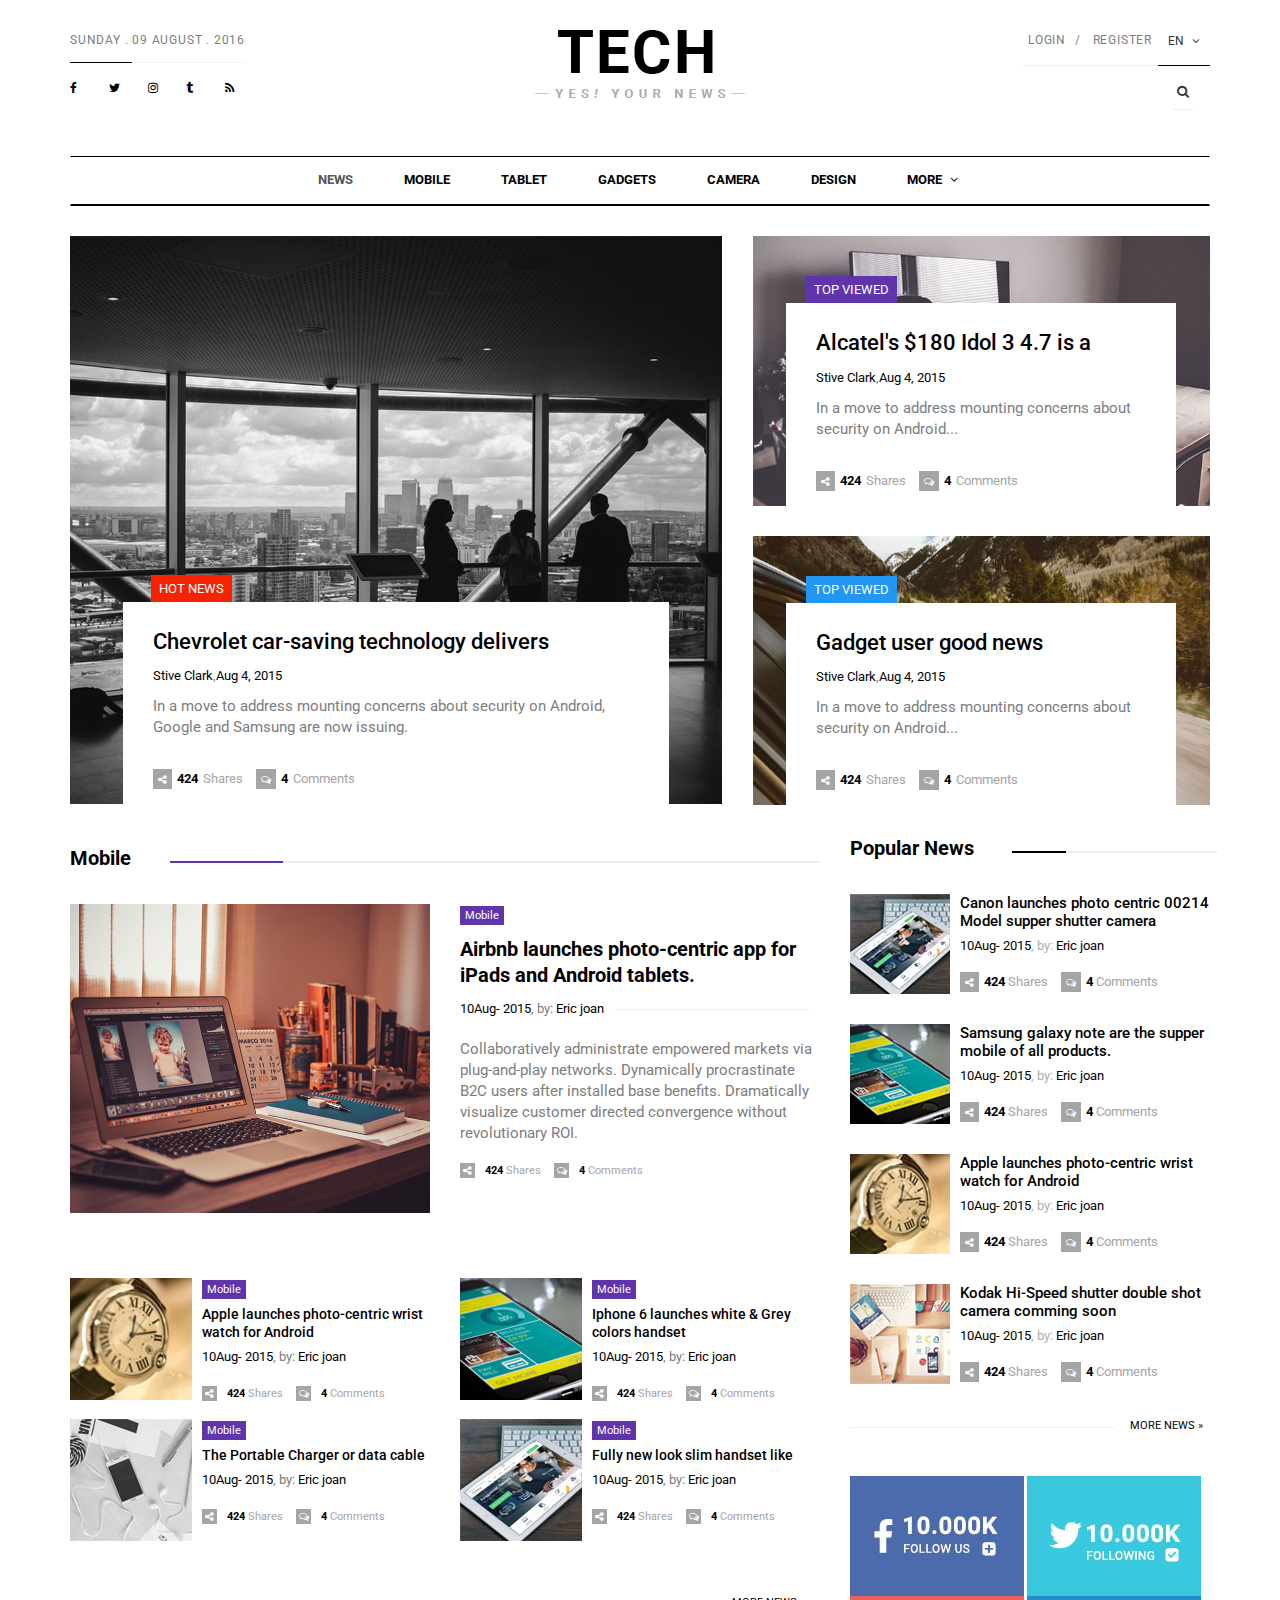
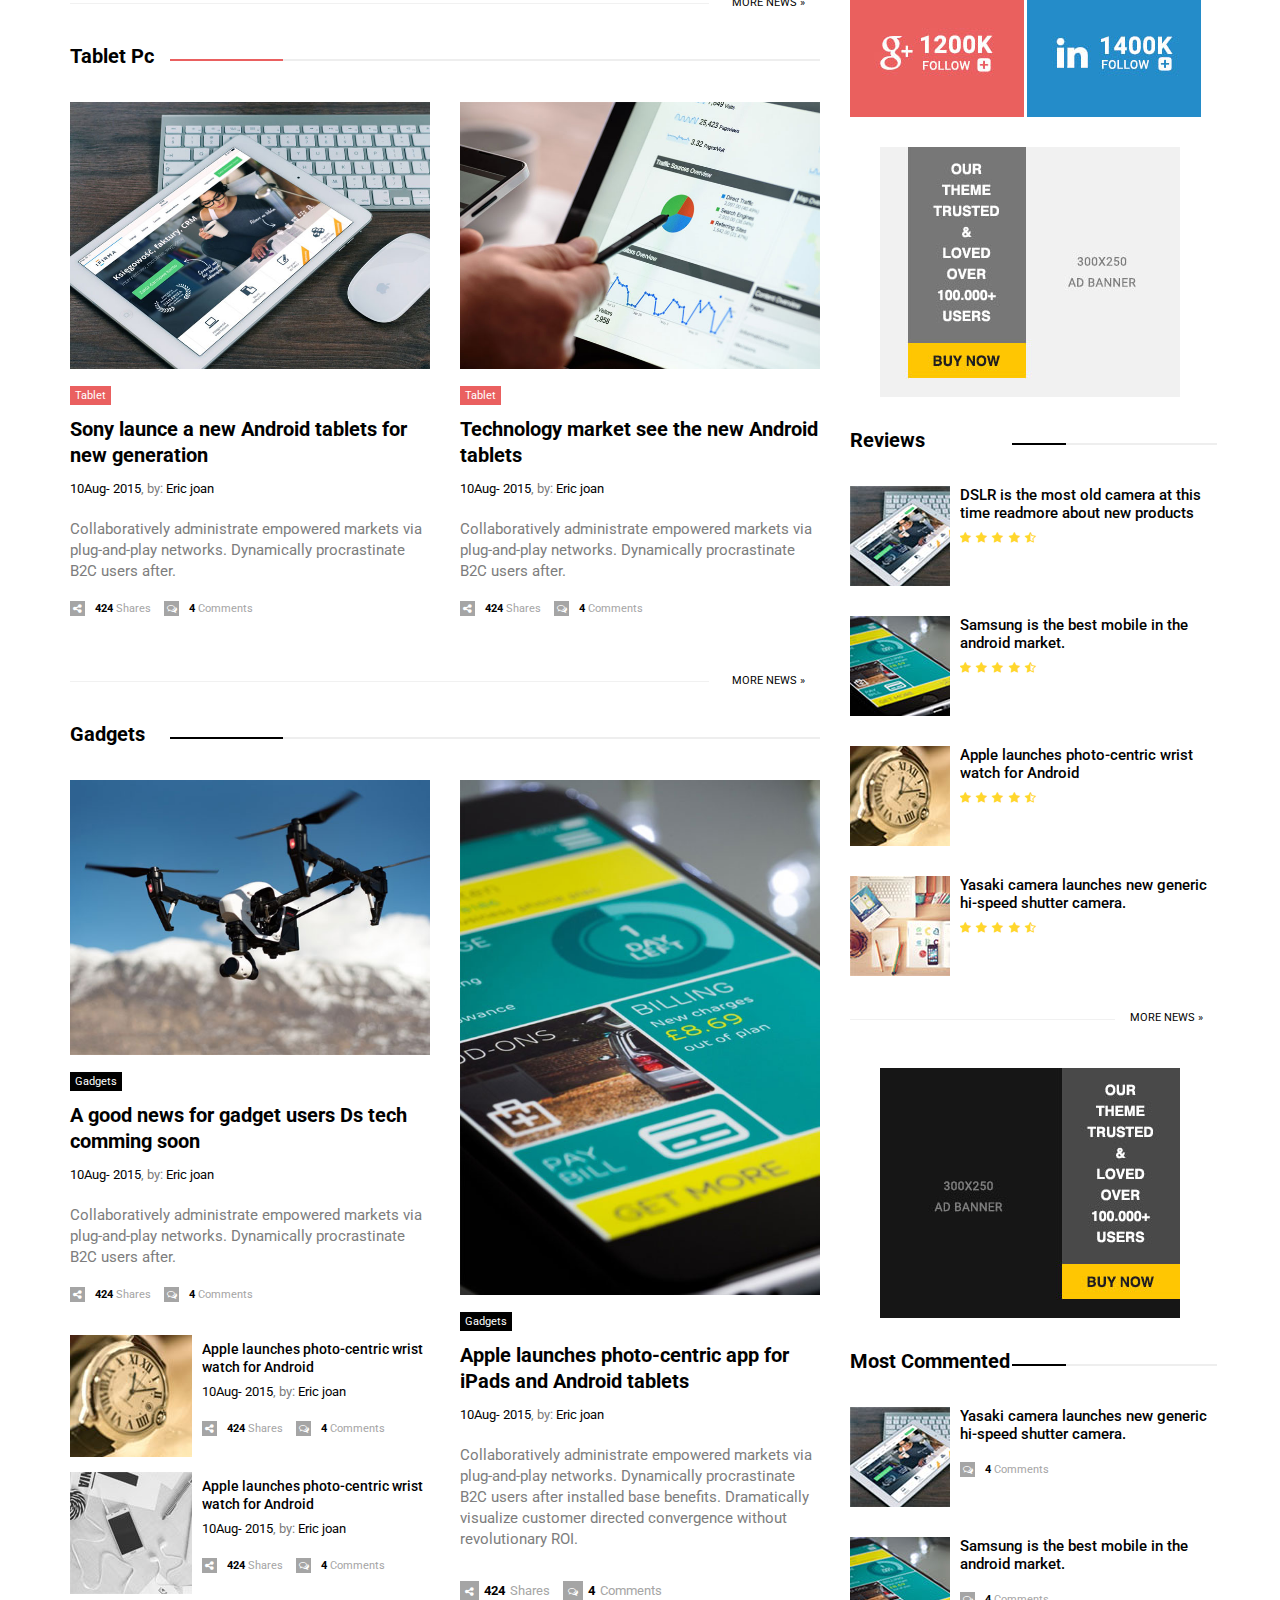
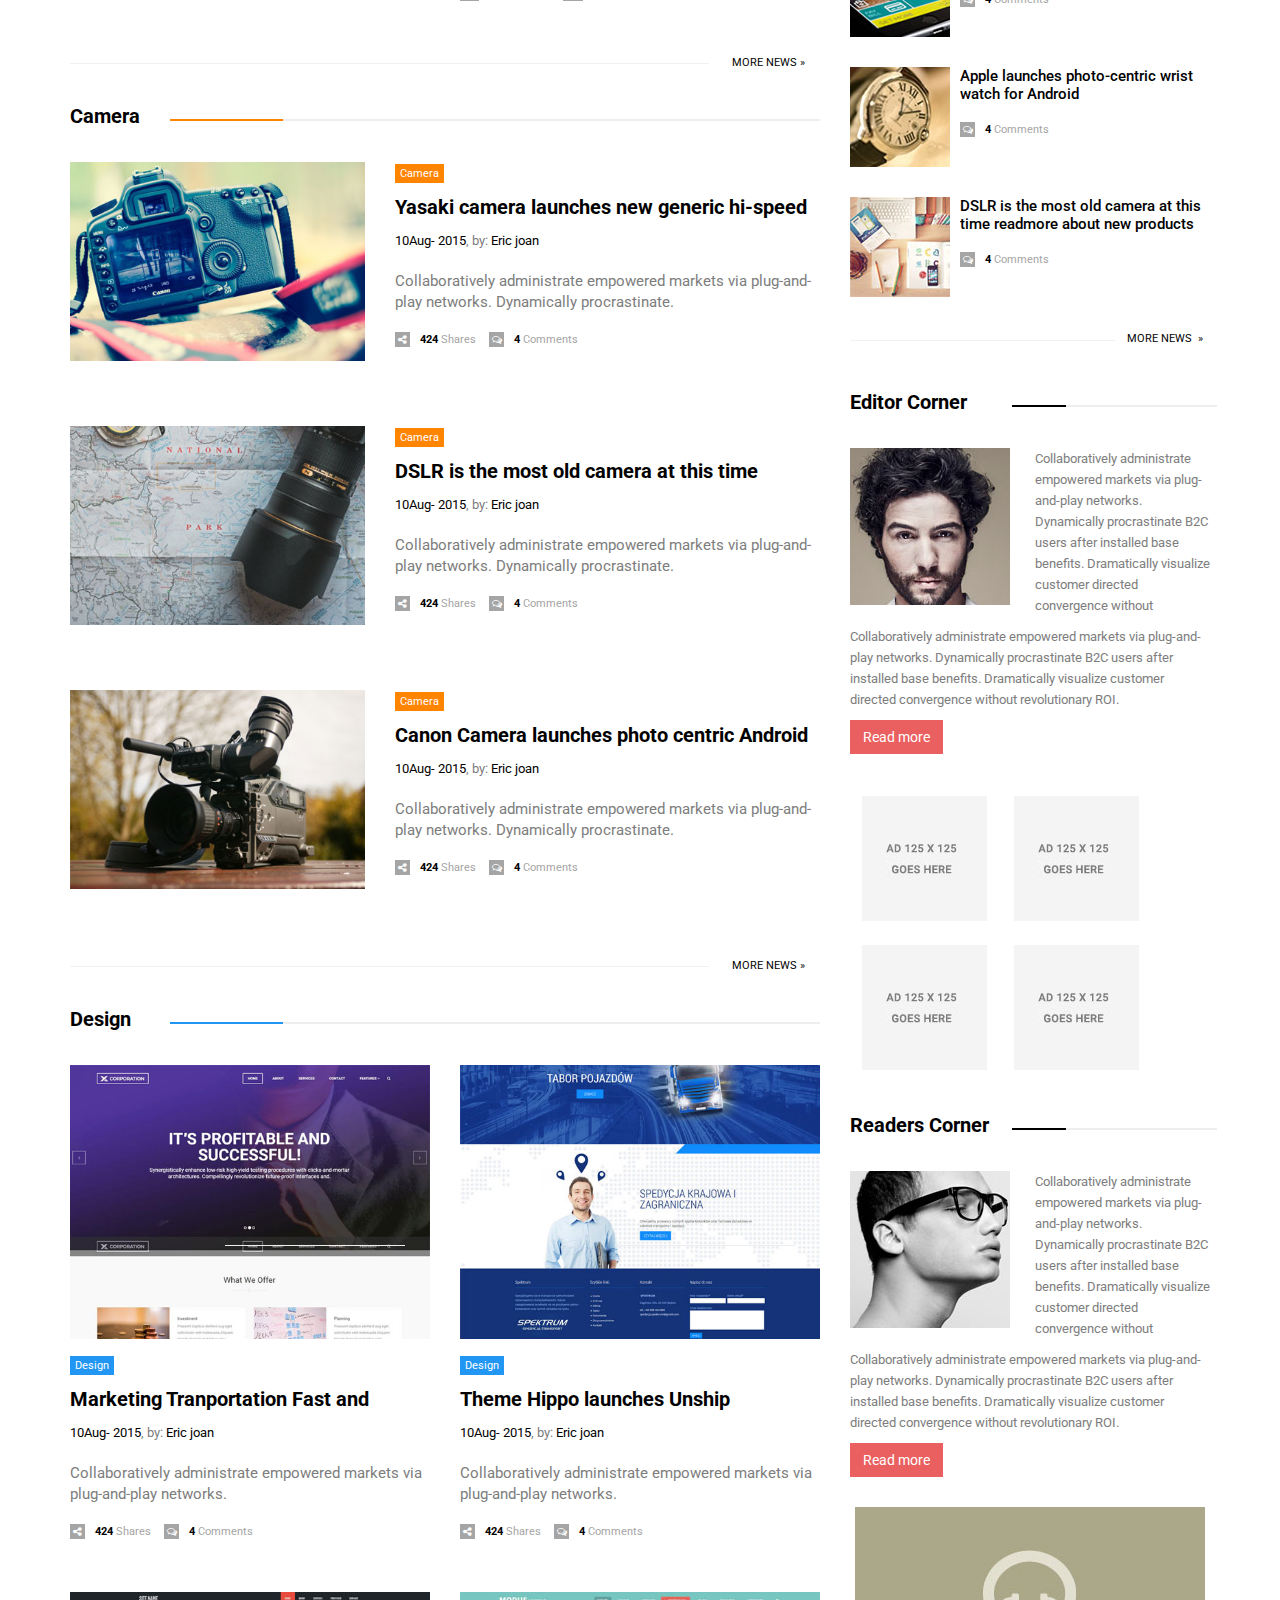
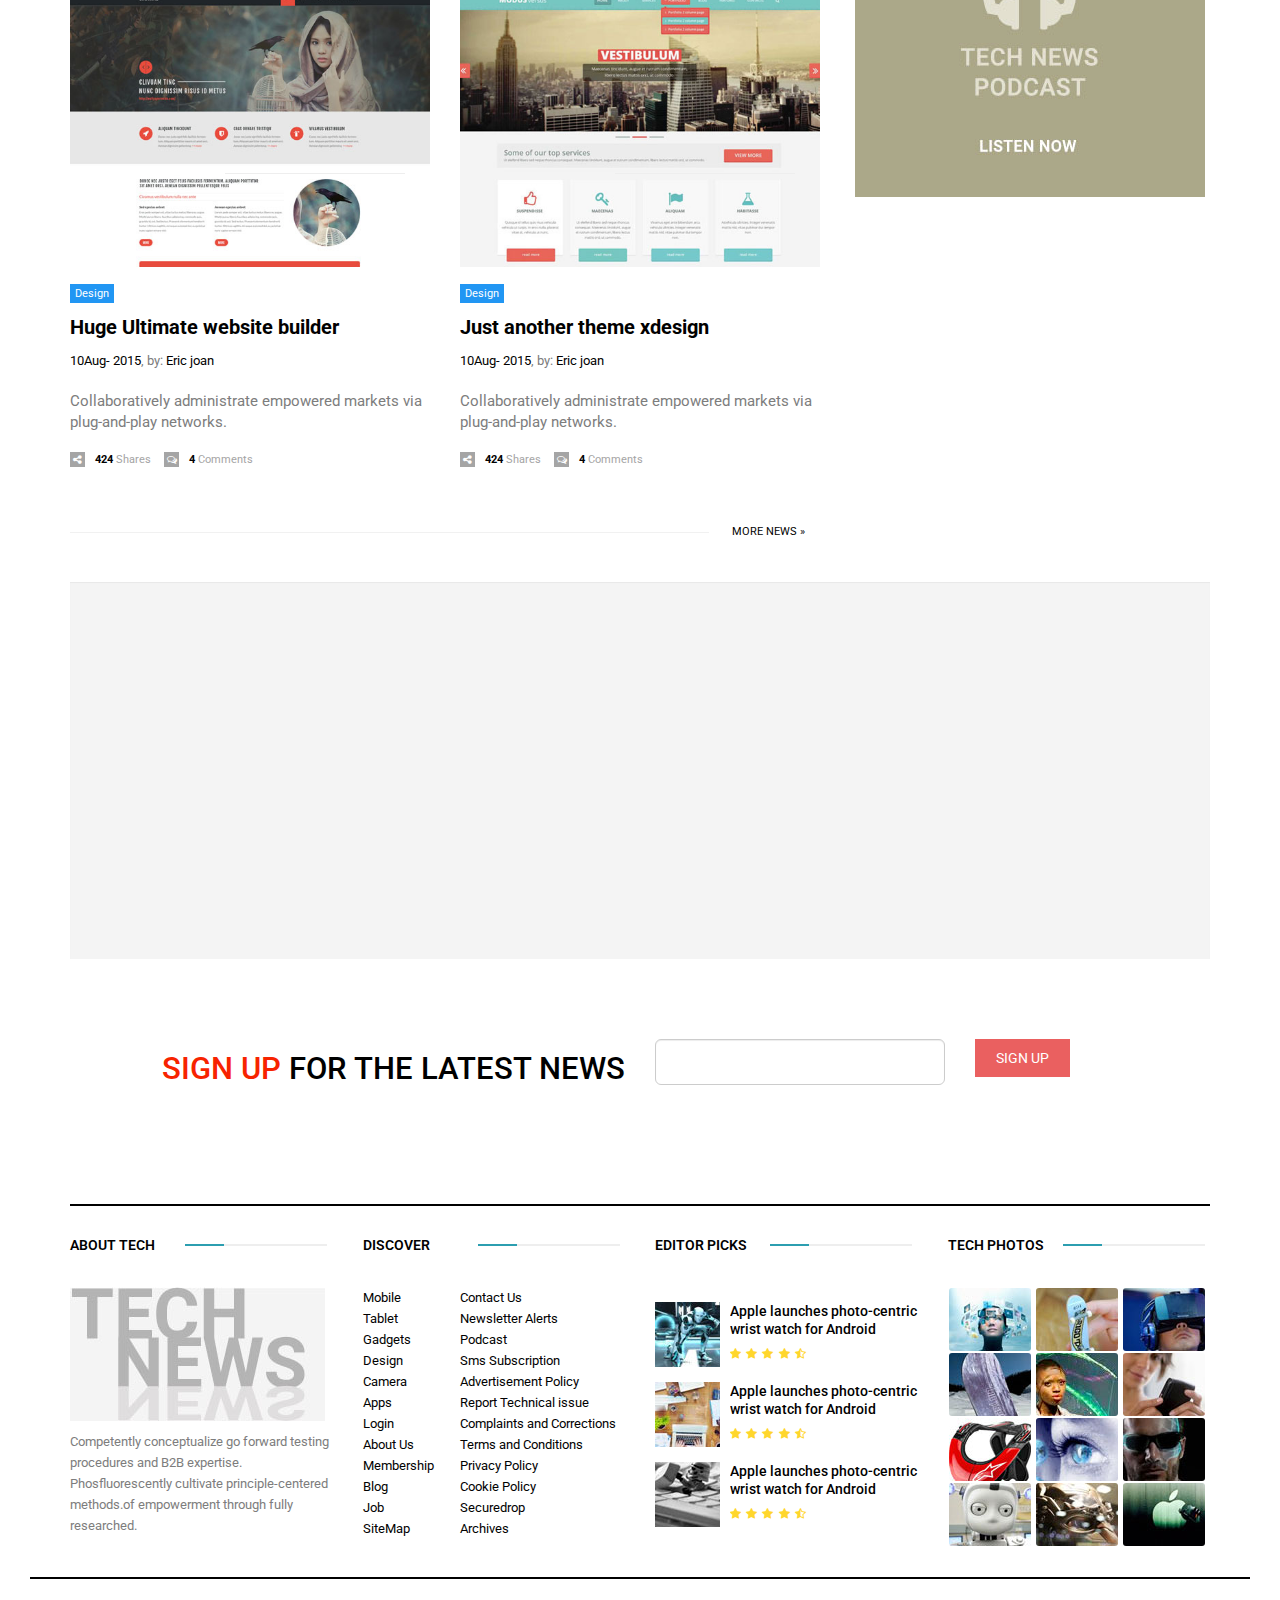
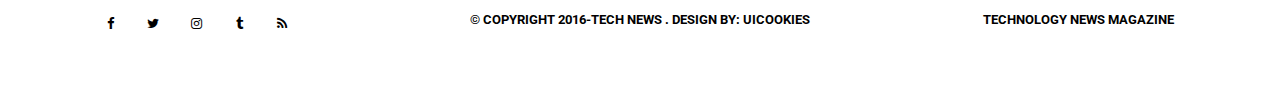
<file: BlogUI/technews-uiCookies/html/index.html>
<!DOCTYPE html>
<html>
<head>
    <meta charset="utf-8">
    <meta http-equiv="X-UA-Compatible" content="IE=edge">
    <meta name="viewport" content="width=device-width, initial-scale=1">
    <title>TechNews - HTML and CSS Template</title>

    <!-- favicon -->
    <link href="assets/img/favicon.png" rel=icon>

    <!-- web-fonts -->
    <link href='https://fonts.googleapis.com/css?family=Roboto:100,300,400,700,500' rel='stylesheet' type='text/css'>

    <!-- Bootstrap -->
    <link href="assets/css/bootstrap.min.css" rel="stylesheet">

    <!-- font-awesome -->
    <link href="assets/fonts/font-awesome/font-awesome.min.css" rel="stylesheet">
    <!-- Mobile Menu Style -->
    <link href="assets/css/mobile-menu.css" rel="stylesheet">

    <!-- Owl carousel -->
    <link href="assets/css/owl.carousel.css" rel="stylesheet">
    <link href="assets/css/owl.theme.default.min.css" rel="stylesheet">
    <!-- Theme Style -->
    <link href="assets/css/style.css" rel="stylesheet">

    <!-- HTML5 shim and Respond.js for IE8 support of HTML5 elements and media queries -->
    <!-- WARNING: Respond.js doesn't work if you view the page via file:// -->
    <!--[if lt IE 9]>
    <script src="https://oss.maxcdn.com/html5shiv/3.7.2/html5shiv.min.js"></script>
    <script src="https://oss.maxcdn.com/respond/1.4.2/respond.min.js"></script>
    <![endif]-->
</head>

<body id="page-top" data-spy="scroll" data-target=".navbar">
<div id="main-wrapper">
<!-- Page Preloader -->
<div id="preloader">
    <div id="status">
        <div class="status-mes"></div>
    </div>
</div>
<!-- preloader -->

<div class="uc-mobile-menu-pusher">
<div class="content-wrapper">
<section id="header_section_wrapper" class="header_section_wrapper">
    <div class="container">
        <div class="header-section">
            <div class="row">
                <div class="col-md-4">
                    <div class="left_section">
                                            <span class="date">
                                                Sunday .
                                            </span>
                        <!-- Date -->
                                            <span class="time">
                                                09 August . 2016
                                            </span>
                        <!-- Time -->
                        <div class="social">
                            <a class="icons-sm fb-ic"><i class="fa fa-facebook"></i></a>
                            <!--Twitter-->
                            <a class="icons-sm tw-ic"><i class="fa fa-twitter"></i></a>
                            <!--Google +-->
                            <a class="icons-sm inst-ic"><i class="fa fa-instagram"> </i></a>
                            <!--Linkedin-->
                            <a class="icons-sm tmb-ic"><i class="fa fa-tumblr"> </i></a>
                            <!--Pinterest-->
                            <a class="icons-sm rss-ic"><i class="fa fa-rss"> </i></a>
                        </div>
                        <!-- Top Social Section -->
                    </div>
                    <!-- Left Header Section -->
                </div>
                <div class="col-md-4">
                    <div class="logo">
                        <a href="index.html"><img src="assets/img/logo.png" alt="Tech NewsLogo"></a>
                    </div>
                    <!-- Logo Section -->
                </div>
                <div class="col-md-4">
                    <div class="right_section">
                        <ul class="nav navbar-nav">
                            <li><a href="#">Login</a></li>
                            <li><a href="#">Register</a></li>
                            <li class="dropdown lang">
                                <button class="btn btn-default dropdown-toggle" type="button" id="dropdownMenu1"
                                        data-toggle="dropdown" aria-haspopup="true" aria-expanded="true">En <i
                                        class="fa fa-angle-down"></i></button>
                                <ul class="dropdown-menu" aria-labelledby="dropdownMenu1">
                                    <li><a href="#">Bn</a></li>
                                </ul>
                            </li>
                        </ul>
                        <!-- Language Section -->

                        <ul class="nav-cta hidden-xs">
                            <li class="dropdown"><a href="#" data-toggle="dropdown" class="dropdown-toggle"><i
                                    class="fa fa-search"></i></a>
                                <ul class="dropdown-menu">
                                    <li>
                                        <div class="head-search">
                                            <form role="form">
                                                <!-- Input Group -->
                                                <div class="input-group">
                                                    <input type="text" class="form-control"
                                                           placeholder="Type Something"> <span class="input-group-btn">
                                                                            <button type="submit"
                                                                                    class="btn btn-primary">Search
                                                                            </button>
                                                                        </span></div>
                                            </form>
                                        </div>
                                    </li>
                                </ul>
                            </li>
                        </ul>
                        <!-- Search Section -->
                    </div>
                    <!-- Right Header Section -->
                </div>
            </div>
        </div>
        <!-- Header Section -->

        <div class="navigation-section">
            <nav class="navbar m-menu navbar-default">
                <div class="container">
                    <!-- Brand and toggle get grouped for better mobile display -->
                    <div class="navbar-header">
                        <button type="button" class="navbar-toggle collapsed" data-toggle="collapse"
                                data-target="#navbar-collapse-1"><span class="sr-only">Toggle navigation</span> <span
                                class="icon-bar"></span> <span class="icon-bar"></span> <span class="icon-bar"></span>
                        </button>
                    </div>
                    <!-- Collect the nav links, forms, and other content for toggling -->
                    <div class="collapse navbar-collapse" id="#navbar-collapse-1">
                        <ul class="nav navbar-nav main-nav">
                            <li class="active"><a href="index.html">News</a></li>
                            <li><a href="category.html">Mobile</a></li>
                            <li><a href="blog.html">Tablet</a></li>
                            <li><a href="blog.html">Gadgets</a></li>
                            <li><a href="blog.html">Camera</a></li>
                            <li><a href="blog.html">Design</a></li>
                            <li class="dropdown m-menu-fw"><a href="#" data-toggle="dropdown" class="dropdown-toggle">More
                                <span><i class="fa fa-angle-down"></i></span></a>
                                <ul class="dropdown-menu">
                                    <li>
                                        <div class="m-menu-content">
                                            <ul class="col-sm-3">
                                                <li class="dropdown-header">Widget Haeder</li>
                                                <li><a href="#">Awesome Features</a></li>
                                                <li><a href="#">Clean Interface</a></li>
                                                <li><a href="#">Available Possibilities</a></li>
                                                <li><a href="#">Responsive Design</a></li>
                                                <li><a href="#">Pixel Perfect Graphics</a></li>
                                            </ul>
                                            <ul class="col-sm-3">
                                                <li class="dropdown-header">Widget Haeder</li>
                                                <li><a href="#">Awesome Features</a></li>
                                                <li><a href="#">Clean Interface</a></li>
                                                <li><a href="#">Available Possibilities</a></li>
                                                <li><a href="#">Responsive Design</a></li>
                                                <li><a href="#">Pixel Perfect Graphics</a></li>
                                            </ul>
                                            <ul class="col-sm-3">
                                                <li class="dropdown-header">Widget Haeder</li>
                                                <li><a href="#">Awesome Features</a></li>
                                                <li><a href="#">Clean Interface</a></li>
                                                <li><a href="#">Available Possibilities</a></li>
                                                <li><a href="#">Responsive Design</a></li>
                                                <li><a href="#">Pixel Perfect Graphics</a></li>
                                            </ul>
                                            <ul class="col-sm-3">
                                                <li class="dropdown-header">Widget Haeder</li>
                                                <li><a href="#">Awesome Features</a></li>
                                                <li><a href="#">Clean Interface</a></li>
                                                <li><a href="#">Available Possibilities</a></li>
                                                <li><a href="#">Responsive Design</a></li>
                                                <li><a href="#">Pixel Perfect Graphics</a></li>
                                            </ul>
                                        </div>
                                    </li>
                                </ul>
                            </li>
                        </ul>
                    </div>
                    <!-- .navbar-collapse -->
                </div>
                <!-- .container -->
            </nav>
            <!-- .nav -->
        </div>
        <!-- .navigation-section -->
    </div>
    <!-- .container -->
</section>
<!-- header_section_wrapper -->

<section id="feature_news_section" class="feature_news_section">
    <div class="container">
        <div class="row">
            <div class="col-md-7">
                <div class="feature_article_wrapper">
                    <div class="feature_article_img">
                        <img class="img-responsive top_static_article_img" src="assets/img/feature-top.jpg"
                             alt="feature-top">
                    </div>
                    <!-- feature_article_img -->

                    <div class="feature_article_inner">
                        <div class="tag_lg red"><a href="category.html">Hot News</a></div>
                        <div class="feature_article_title">
                            <h1><a href="single.html" target="_self">Chevrolet car-saving technology delivers </a></h1>
                        </div>
                        <!-- feature_article_title -->

                        <div class="feature_article_date"><a href="#" target="_self">Stive Clark</a>,<a href="#"
                                                                                                         target="_self">Aug
                            4, 2015</a></div>
                        <!-- feature_article_date -->

                        <div class="feature_article_content">
                            In a move to address mounting concerns about security on Android, Google and Samsung are
                            now issuing.
                        </div>
                        <!-- feature_article_content -->

                        <div class="article_social">
                            <span><i class="fa fa-share-alt"></i><a href="#">424</a>Shares</span>
                            <span><i class="fa fa-comments-o"></i><a href="#">4</a>Comments</span>
                        </div>
                        <!-- article_social -->

                    </div>
                    <!-- feature_article_inner -->

                </div>
                <!-- feature_article_wrapper -->

            </div>
            <!-- col-md-7 -->

            <div class="col-md-5">
                <div class="feature_static_wrapper">
                    <div class="feature_article_img">
                        <img class="img-responsive" src="assets/img/feature-static1.jpg" alt="feature-top">
                    </div>
                    <!-- feature_article_img -->

                    <div class="feature_article_inner">
                        <div class="tag_lg purple"><a href="category.html">Top Viewed</a></div>
                        <div class="feature_article_title">
                            <h1><a href="single.html" target="_self">Alcatel's $180 Idol 3 4.7 is a </a></h1>
                        </div>
                        <!-- feature_article_title -->

                        <div class="feature_article_date"><a href="#" target="_self">Stive Clark</a>,<a href="#"
                                                                                                         target="_self">Aug
                            4, 2015</a></div>
                        <!-- feature_article_date -->

                        <div class="feature_article_content">
                            In a move to address mounting concerns about security on Android...
                        </div>
                        <!-- feature_article_content -->

                        <div class="article_social">
                            <span><i class="fa fa-share-alt"></i><a href="#">424</a>Shares</span>
                            <span><i class="fa fa-comments-o"></i><a href="#">4</a>Comments</span>
                        </div>
                        <!-- article_social -->

                    </div>
                    <!-- feature_article_inner -->

                </div>
                <!-- feature_static_wrapper -->

            </div>
            <!-- col-md-5 -->

            <div class="col-md-5">
                <div class="feature_static_last_wrapper">
                    <div class="feature_article_img">
                        <img class="img-responsive" src="assets/img/feature-static2.jpg" alt="feature-top">
                    </div>
                    <!-- feature_article_img -->

                    <div class="feature_article_inner">
                        <div class="tag_lg blue"><a href="category.html">Top Viewed</a></div>

                        <div class="feature_article_title">
                            <h1><a href="single.html" target="_self">Gadget user good news</a></h1>
                        </div>
                        <!-- feature_article_title -->

                        <div class="feature_article_date"><a href="#" target="_self">Stive Clark</a>,<a href="#"
                                                                                                         target="_self">Aug
                            4, 2015</a></div>
                        <!-- feature_article_date -->

                        <div class="feature_article_content">
                            In a move to address mounting concerns about security on Android...
                        </div>
                        <!-- feature_article_content -->

                        <div class="article_social">
                            <span><i class="fa fa-share-alt"></i><a href="#">424</a>Shares</span>
                            <span><i class="fa fa-comments-o"></i><a href="#">4</a>Comments</span>
                        </div>
                        <!-- article_social -->

                    </div>
                    <!-- feature_article_inner -->

                </div>
                <!-- feature_static_wrapper -->

            </div>
            <!-- col-md-5 -->

        </div>
        <!-- Row -->

    </div>
    <!-- container -->

</section>
<!-- Feature News Section -->

<section id="category_section" class="category_section">
<div class="container">
<div class="row">
<div class="col-md-8">
<div class="category_section mobile">
    <div class="article_title header_purple">
        <h2><a href="category.html" target="_self">Mobile</a></h2>
    </div>
    <!----article_title------>
    <div class="category_article_wrapper">
        <div class="row">
            <div class="col-md-6">
                <div class="top_article_img">
                    <a href="single.html" target="_self"><img class="img-responsive"
                                                               src="assets/img/cat-mobi-left-1.jpg" alt="feature-top">
                    </a>
                </div>
                <!----top_article_img------>
            </div>
            <div class="col-md-6">
                <span class="tag purple">Mobile</span>

                <div class="category_article_title">
                    <h2><a href="single.html" target="_self">Airbnb launches photo-centric app for iPads and Android
                        tablets. </a></h2>
                </div>
                <!----category_article_title------>
                <div class="category_article_date"><a href="#">10Aug- 2015</a>, by: <a href="#">Eric joan</a></div>
                <!----category_article_date------>
                <div class="category_article_content">
                    Collaboratively administrate empowered markets via plug-and-play networks. Dynamically procrastinate
                    B2C users after installed base benefits. Dramatically visualize customer directed convergence
                    without revolutionary ROI.
                </div>
                <!----category_article_content------>
                <div class="media_social">
                    <span><a href="#"><i class="fa fa-share-alt"></i>424 </a> Shares</span>
                    <span><i class="fa fa-comments-o"></i><a href="#">4</a> Comments</span>
                </div>
                <!----media_social------>
            </div>
        </div>
    </div>
    <div class="category_article_wrapper">
        <div class="row">
            <div class="col-md-6">
                <div class="media">
                    <div class="media-left">
                        <a href="#"><img class="media-object" src="assets/img/cat-mobi-sm1.jpg"
                                         alt="Generic placeholder image"></a>
                    </div>
                    <div class="media-body">
                        <span class="tag purple">Mobile</span>

                        <h3 class="media-heading"><a href="single.html" target="_self">Apple launches photo-centric
                            wrist watch for Android</a></h3>
                        <span class="media-date"><a href="#">10Aug- 2015</a>,  by: <a href="#">Eric joan</a></span>

                        <div class="media_social">
                            <span><a href="#"><i class="fa fa-share-alt"></i>424</a> Shares</span>
                            <span><a href="#"><i class="fa fa-comments-o"></i>4</a> Comments</span>
                        </div>
                    </div>
                </div>
                <div class="media">
                    <div class="media-left">
                        <a href="#"><img class="media-object" src="assets/img/cat-mobi-sm3.jpg"
                                         alt="Generic placeholder image"></a>
                    </div>
                    <div class="media-body">
                        <span class="tag purple">Mobile</span>

                        <h3 class="media-heading"><a href="single.html" target="_self">The Portable Charger or data
                            cable</a></h3>
                        <span class="media-date"><a href="#">10Aug- 2015</a>,  by: <a href="#">Eric joan</a></span>

                        <div class="media_social">
                            <span><a href="#"><i class="fa fa-share-alt"></i>424</a> Shares</span>
                            <span><a href="#"><i class="fa fa-comments-o"></i>4</a> Comments</span>
                        </div>
                    </div>
                </div>
            </div>
            <div class="col-md-6">
                <div class="media">
                    <div class="media-left">
                        <a href="#"><img class="media-object" src="assets/img/cat-mobi-sm2.jpg"
                                         alt="Generic placeholder image"></a>
                    </div>
                    <div class="media-body">
                        <span class="tag purple">Mobile</span>

                        <h3 class="media-heading"><a href="single.html" target="_self">Iphone 6 launches white & Grey
                            colors handset</a></h3>
                        <span class="media-date"><a href="#">10Aug- 2015</a>,  by: <a href="#">Eric joan</a></span>

                        <div class="media_social">
                            <span><a href="#"><i class="fa fa-share-alt"></i>424</a> Shares</span>
                            <span><a href="#"><i class="fa fa-comments-o"></i>4</a> Comments</span>
                        </div>
                    </div>
                </div>
                <div class="media">
                    <div class="media-left">
                        <a href="#"><img class="media-object" src="assets/img/cat-mobi-sm4.jpg"
                                         alt="Generic placeholder image"></a>
                    </div>
                    <div class="media-body">
                        <span class="tag purple">Mobile</span>

                        <h3 class="media-heading"><a href="single.html" target="_self">Fully new look slim handset
                            like</a></h3>
                        <span class="media-date"><a href="#">10Aug- 2015</a>,  by: <a href="#">Eric joan</a></span>

                        <div class="media_social">
                            <span><a href="#"><i class="fa fa-share-alt"></i>424</a> Shares</span>
                            <span><a href="#"><i class="fa fa-comments-o"></i>4</a> Comments</span>
                        </div>
                    </div>
                </div>
            </div>
        </div>
    </div>
    <p class="divider"><a href="#">More News&nbsp;&raquo;</a></p>
</div>
<!-- Mobile News Section -->

<div class="category_section tablet">
    <div class="article_title header_pink">
        <h2><a href="category.html" target="_self">Tablet Pc</a></h2>
    </div>
    <!-- Mobile News Section -->

    <div class="category_article_wrapper">
        <div class="row">
            <div class="col-md-6">
                <div class="category_article_body">
                    <div class="top_article_img">
                        <a href="single.html" target="_self"><img class="img-responsive" src="assets/img/tab_top1.jpg"
                                                                   alt="feature-top">
                        </a>
                    </div>
                    <!-- top_article_img -->

                    <span class="tag pink"><a href="category.html" target="_self">Tablet</a></span>

                    <div class="category_article_title">
                        <h2><a href="single.html" target="_self">Sony launce a new Android tablets for new
                            generation </a></h2>
                    </div>
                    <!-- category_article_title -->

                    <div class="article_date"><a href="#">10Aug- 2015</a>, by: <a href="#">Eric joan</a></div>
                    <!----article_date------>
                    <!-- article_date -->

                    <div class="category_article_content">
                        Collaboratively administrate empowered markets via plug-and-play networks. Dynamically
                        procrastinate B2C users after.
                    </div>
                    <!-- category_article_content -->

                    <div class="media_social">
                        <span><a href="#"><i class="fa fa-share-alt"></i>424 </a> Shares</span>
                        <span><i class="fa fa-comments-o"></i><a href="#">4</a> Comments</span>
                    </div>
                    <!-- media_social -->

                </div>
                <!-- category_article_body -->

            </div>
            <!-- col-md-6 -->

            <div class="col-md-6">
                <div class="category_article_body">
                    <div class="top_article_img">
                        <a href="single.html" target="_self">
                            <img class="img-responsive" src="assets/img/tab_top2.jpg" alt="feature-top">
                        </a>
                    </div>
                    <!-- top_article_img -->

                    <span class="tag pink"><a href="category.html" target="_self">Tablet</a></span>

                    <div class="category_article_title">
                        <h2><a href="single.html" target="_self">Technology market see the new Android tablets </a>
                        </h2>
                    </div>
                    <!-- category_article_title -->

                    <div class="article_date"><a href="#">10Aug- 2015</a>, by: <a href="#">Eric joan</a></div>
                    <!----article_date------>
                    <!-- article_date -->

                    <div class="category_article_content">
                        Collaboratively administrate empowered markets via plug-and-play networks. Dynamically
                        procrastinate B2C users after.
                    </div>
                    <!-- category_article_content -->

                    <div class="media_social">
                        <span><a href="#"><i class="fa fa-share-alt"></i>424 </a> Shares</span>
                        <span><i class="fa fa-comments-o"></i><a href="#">4</a> Comments</span>
                    </div>
                    <!-- media_social -->

                </div>
                <!-- category_article_body -->

            </div>
            <!-- col-md-6 -->

        </div>
        <!-- row -->

    </div>
    <!-- category_article_wrapper -->

    <p class="divider"><a href="#">More News&nbsp;&raquo;</a></p>
</div>
<!-- Tablet News Section -->

<div class="category_section gadget">
    <div class="article_title header_black">
        <h2><a href="category.html" target="_self">Gadgets</a></h2>
    </div>
    <div class="category_article_wrapper">
        <div class="row">
            <div class="col-md-6">
                <div class="category_article_body">
                    <div class="top_article_img">
                        <a href="single.html" target="_self">
                            <img class="img-responsive" src="assets/img/gad_top1.jpg" alt="feature-top">
                        </a>
                    </div>
                    <!-- top_article_img -->

                    <span class="tag black"><a href="category.html" target="_self">Gadgets</a></span>

                    <div class="category_article_title">
                        <h2><a href="single.html" target="_self">A good news for gadget users Ds tech comming soon</a>
                        </h2>
                    </div>
                    <!-- category_article_title -->

                    <div class="article_date"><a href="#">10Aug- 2015</a>, by: <a href="#">Eric joan</a></div>
                    <!----article_date------>
                    <div class="category_article_content">
                        Collaboratively administrate empowered markets via plug-and-play networks. Dynamically
                        procrastinate B2C users after.
                    </div>
                    <!-- category_article_content -->

                    <div class="media_social">
                        <span><a href="#"><i class="fa fa-share-alt"></i>424 </a> Shares</span>
                        <span><i class="fa fa-comments-o"></i><a href="#">4</a> Comments</span>
                    </div>
                    <!-- media_social -->

                </div>
                <!-- category_article_body -->

                <div class="category_article_list">
                    <div class="media">
                        <div class="media-left">
                            <a href="#"><img class="media-object" src="assets/img/cat-mobi-sm1.jpg"
                                             alt="Generic placeholder image"></a>
                        </div>
                        <div class="media-body">
                            <h3 class="media-heading"><a href="single.html" target="_self">Apple launches photo-centric
                                wrist watch for Android</a></h3>
                            <span class="media-date"><a href="#">10Aug- 2015</a>,  by: <a href="#">Eric joan</a></span>

                            <div class="media_social">
                                <span><a href="#"><i class="fa fa-share-alt"></i>424</a> Shares</span>
                                <span><a href="#"><i class="fa fa-comments-o"></i>4</a> Comments</span>
                            </div>
                        </div>
                    </div>
                    <div class="media">
                        <div class="media-left">
                            <a href="#"><img class="media-object" src="assets/img/cat-mobi-sm3.jpg"
                                             alt="Generic placeholder image"></a>
                        </div>
                        <div class="media-body">
                            <h3 class="media-heading"><a href="single.html" target="_self">Apple launches photo-centric
                                wrist watch for Android</a></h3>
                            <span class="media-date"><a href="#">10Aug- 2015</a>,  by: <a href="#">Eric joan</a></span>

                            <div class="media_social">
                                <span><a href="#"><i class="fa fa-share-alt"></i>424</a> Shares</span>
                                <span><a href="#"><i class="fa fa-comments-o"></i>4</a> Comments</span>
                            </div>
                        </div>
                    </div>
                </div>
                <!-- category_article_list -->

            </div>
            <!-- col-md-6 -->

            <div class="col-md-6">
                <div class="category_article_body">
                    <div class="top_article_img">
                        <img class="img-responsive" src="assets/img/gad_top2.jpg" alt="feature-top">
                    </div>
                    <!-- top_article_img -->

                    <span class="tag black">Gadgets</span>

                    <div class="category_article_title">
                        <h2><a href="single.html" target="_self">Apple launches photo-centric app for iPads and Android
                            tablets</a></h2>
                    </div>
                    <!-- category_article_title -->

                    <div class="article_date"><a href="#">10Aug- 2015</a>, by: <a href="#">Eric joan</a></div>
                    <!-- article_date -->

                    <div class="category_article_content">
                        Collaboratively administrate empowered markets via plug-and-play networks. Dynamically
                        procrastinate B2C users after installed base benefits. Dramatically visualize customer directed
                        convergence without revolutionary ROI.
                    </div>
                    <!-- category_article_content -->

                    <div class="article_social">
                        <span><i class="fa fa-share-alt"></i><a href="#">424</a>Shares</span>
                        <span><i class="fa fa-comments-o"></i><a href="#">4</a>Comments</span>
                    </div>
                    <!-- article_social -->

                </div>
                <!-- category_article_body -->
            </div>
        </div>
        <!-- row -->

    </div>
    <!-- category_article_wrapper -->

    <p class="divider"><a href="#">More News&nbsp;&raquo;</a></p>
</div>
<!-- Gadget News Section -->

<div class="category_section camera">
    <div class="article_title header_orange">
        <h2><a href="category.html" target="_self">Camera</a></h2>
    </div>
    <!-- article_title -->

    <div class="category_article_wrapper">
        <div class="row">
            <div class="col-md-5">
                <div class="top_article_img">
                    <a href="single.html" target="_self">
                        <img class="img-responsive" src="assets/img/cam_left1.jpg" alt="feature-top">
                    </a>
                </div>
                <!-- top_article_img -->

            </div>
            <div class="col-md-7">
                <span class="tag orange">Camera</span>

                <div class="category_article_title">
                    <h2><a href="single.html" target="_self">Yasaki camera launches new generic hi-speed </a></h2>
                </div>
                <!-- category_article_title -->

                <div class="article_date"><a href="#">10Aug- 2015</a>, by: <a href="#">Eric joan</a></div>
                <!----article_date------>
                <!-- category_article_wrapper -->

                <div class="category_article_content">
                    Collaboratively administrate empowered markets via plug-and-play networks. Dynamically
                    procrastinate.
                </div>
                <!-- category_article_content -->

                <div class="media_social">
                    <span><a href="#"><i class="fa fa-share-alt"></i>424 </a> Shares</span>
                    <span><i class="fa fa-comments-o"></i><a href="#">4</a> Comments</span>
                </div>
                <!-- media_social -->

            </div>
            <!-- col-md-7 -->

        </div>
        <!-- row -->

    </div>
    <!-- category_article_wrapper -->

    <div class="category_article_wrapper">
        <div class="row">
            <div class="col-md-5">
                <div class="top_article_img">
                    <a href="single.html" target="_self">
                        <img class="img-responsive" src="assets/img/cam_left2.jpg" alt="feature-top">
                    </a>
                </div>
                <!-- top_article_img -->

            </div>
            <div class="col-md-7">
                <span class="tag orange">Camera</span>

                <div class="category_article_title">
                    <h2><a href="single.html" target="_self">DSLR is the most old camera at this time </a></h2>
                </div>
                <!-- category_article_title -->

                <div class="article_date"><a href="#">10Aug- 2015</a>, by: <a href="#">Eric joan</a></div>
                <!----article_date------>
                <!-- article_date -->

                <div class="category_article_content">
                    Collaboratively administrate empowered markets via plug-and-play networks. Dynamically
                    procrastinate.
                </div>
                <!-- category_article_content -->

                <div class="media_social">
                    <span><a href="#"><i class="fa fa-share-alt"></i>424 </a> Shares</span>
                    <span><i class="fa fa-comments-o"></i><a href="#">4</a> Comments</span>
                </div>
                <!-- media_social -->

            </div>
        </div>
    </div>
    <!-- category_article_wrapper -->

    <div class="category_article_wrapper">
        <div class="row">
            <div class="col-md-5">
                <div class="top_article_img">
                    <a href="single.html" target="_self">
                        <img class="img-responsive" src="assets/img/cam_left3.jpg" alt="feature-top">
                    </a>
                </div>
                <!-- media_social -->

            </div>
            <div class="col-md-7">
                <span class="tag orange"><a href="single.html" target="_self">Camera</a></span>

                <div class="category_article_title">
                    <h2><a href="single.html" target="_self">Canon Camera launches photo centric Android</a></h2>
                </div>
                <!-- category_article_title -->

                <div class="article_date"><a href="#">10Aug- 2015</a>, by: <a href="#">Eric joan</a></div>
                <!----article_date------>
                <!-- article_date -->

                <div class="category_article_content">
                    Collaboratively administrate empowered markets via plug-and-play networks. Dynamically
                    procrastinate.
                </div>
                <!-- category_article_content -->

                <div class="media_social">
                                    <span>
                                        <a href="#">
                                            <i class="fa fa-share-alt"></i>424
                                        </a> Shares
                                    </span>
                                    <span>
                                        <a href="#">
                                            <i class="fa fa-comments-o"></i>4
                                        </a> Comments
                                    </span>
                </div>
                <!-- media_social -->

            </div>
            <!-- col-md-7 -->

        </div>
        <!-- row -->

    </div>
    <!-- category_article_wrapper -->

    <p class="divider"><a href="#">More News&nbsp;&raquo;</a></p>
</div>
<!-- Camera News Section -->

<div class="category_section design">
    <div class="article_title header_blue">
        <h2><a href="category.html" target="_self">Design</a></h2>
    </div>
    <!-- row -->

    <div class="category_article_wrapper">
        <div class="row">
            <div class="col-md-6">
                <div class="category_article_body">
                    <div class="top_article_img">
                        <a href="single.html" target="_self">
                            <img class="img-responsive" src="assets/img/design_top1.jpg" alt="feature-top">
                        </a>
                    </div>
                    <!-- top_article_img -->

                    <span class="tag blue"><a href="category.html" target="_self">Design</a></span>

                    <div class="category_article_title">
                        <h2><a href="single.html" target="_self">Marketing Tranportation Fast and </a></h2>
                    </div>
                    <!-- category_article_title -->

                    <div class="category_article_date"><a href="#">10Aug- 2015</a>, by: <a href="#">Eric joan</a></div>
                    <!----category_article_date------>
                    <!-- category_article_date -->

                    <div class="category_article_content">
                        Collaboratively administrate empowered markets via plug-and-play networks.
                    </div>
                    <!-- category_article_content -->

                    <div class="media_social">
                        <span><a href="#"><i class="fa fa-share-alt"></i>424 </a> Shares</span>
                        <span><i class="fa fa-comments-o"></i><a href="#">4</a> Comments</span>
                    </div>
                    <!-- media_social -->

                </div>
                <!-- category_article_body -->

            </div>
            <!-- col-md-6 -->

            <div class="col-md-6">
                <div class="category_article_body">
                    <div class="top_article_img">
                        <a href="single.html" target="_self">
                            <img class="img-responsive" src="assets/img/design_top2.jpg" alt="feature-top">
                        </a>
                    </div>
                    <!-- top_article_img -->

                    <span class="tag blue"><a href="category.html" target="_self">Design</a></span>

                    <div class="category_article_title">
                        <h2><a href="single.html" target="_self">Theme Hippo launches Unship </a></h2>
                    </div>
                    <!-- category_article_title -->

                    <div class="category_article_date"><a href="#">10Aug- 2015</a>, by: <a href="#">Eric joan</a></div>
                    <!----category_article_date------>
                    <!-- category_article_date -->

                    <div class="category_article_content">
                        Collaboratively administrate empowered markets via plug-and-play networks.
                    </div>
                    <!-- category_article_content -->

                    <div class="media_social">
                        <span><a href="#"><i class="fa fa-share-alt"></i>424 </a> Shares</span>
                        <span><i class="fa fa-comments-o"></i><a href="#">4</a> Comments</span>
                    </div>
                    <!-- media_social -->

                </div>
                <!-- category_article_body -->

            </div>
            <!-- col-md-6 -->

        </div>
        <!-- row -->

    </div>
    <!-- category_article_wrapper -->

    <div class="category_article_wrapper">
        <div class="row">
            <div class="col-md-6">
                <div class="category_article_body">
                    <div class="top_article_img">
                        <a href="single.html" target="_self">
                            <img class="img-responsive" src="assets/img/design_top3.jpg" alt="feature-top">
                        </a>
                    </div>
                    <!-- top_article_img -->

                    <span class="tag blue"><a href="category.html" target="_self">Design</a></span>

                    <div class="category_article_title">
                        <h2><a href="single.html" target="_self">Huge Ultimate website builder </a></h2>
                    </div>
                    <!-- category_article_title -->

                    <div class="category_article_date"><a href="#">10Aug- 2015</a>, by: <a href="#">Eric joan</a></div>
                    <!----category_article_date------>
                    <!-- category_article_date -->

                    <div class="category_article_content">
                        Collaboratively administrate empowered markets via plug-and-play networks.
                    </div>
                    <!-- category_article_content -->

                    <div class="media_social">
                        <span><a href="#"><i class="fa fa-share-alt"></i>424 </a> Shares</span>
                        <span><i class="fa fa-comments-o"></i><a href="#">4</a> Comments</span>
                    </div>
                    <!-- media_social -->

                </div>
                <!-- category_article_body -->

            </div>
            <!-- col-md-6 -->

            <div class="col-md-6">
                <div class="category_article_body">
                    <div class="top_article_img">
                        <img class="img-responsive" src="assets/img/design_top4.jpg" alt="feature-top">
                    </div>
                    <!-- top_article_img -->

                    <span class="tag blue"><a href="category.html" target="_self">Design</a></span>

                    <div class="category_article_title">
                        <h2><a href="single.html" target="_self">Just another theme xdesign</a></h2>
                    </div>
                    <!-- category_article_title -->

                    <div class="category_article_date"><a href="#">10Aug- 2015</a>, by: <a href="#">Eric joan</a></div>
                    <!-- category_article_date -->

                    <div class="category_article_content">
                        Collaboratively administrate empowered markets via plug-and-play networks.
                    </div>
                    <!-- category_article_content -->

                    <div class="media_social">
                        <span><a href="#"><i class="fa fa-share-alt"></i>424 </a> Shares</span>
                        <span><i class="fa fa-comments-o"></i><a href="#">4</a> Comments</span>
                    </div>
                    <!-- media_social -->

                </div>
                <!-- category_article_body -->

            </div>
            <!-- top_article_img -->

        </div>
        <!-- top_article_img -->

    </div>
    <!-- top_article_img -->

    <p class="divider"><a href="#">More News&nbsp;&raquo;</a></p>
</div>
<!-- Design News Section -->
</div>
<!-- Left Section -->

<div class="col-md-4">
<div class="widget">
    <div class="widget_title widget_black">
        <h2><a href="#">Popular News</a></h2>
    </div>
    <div class="media">
        <div class="media-left">
            <a href="#"><img class="media-object" src="assets/img/pop_right1.jpg" alt="Generic placeholder image"></a>
        </div>
        <div class="media-body">
            <h3 class="media-heading">
                <a href="single.html" target="_self">Canon launches photo centric 00214 Model supper shutter camera</a>
            </h3> <span class="media-date"><a href="#">10Aug- 2015</a>,  by: <a href="#">Eric joan</a></span>

            <div class="widget_article_social">
                <span>
                    <a href="single.html" target="_self"> <i class="fa fa-share-alt"></i>424</a> Shares
                </span> 
                <span>
                    <a href="single.html" target="_self"><i class="fa fa-comments-o"></i>4</a> Comments
                </span>
            </div>
        </div>
    </div>
    <div class="media">
        <div class="media-left">
            <a href="#"><img class="media-object" src="assets/img/pop_right2.jpg" alt="Generic placeholder image"></a>
        </div>
        <div class="media-body">
            <h3 class="media-heading">
                <a href="single.html" target="_self">Samsung galaxy note are the supper mobile of all products.</a>
            </h3>
            <span class="media-date"><a href="#">10Aug- 2015</a>,  by: <a href="#">Eric joan</a></span>

            <div class="widget_article_social">
                <span>
                    <a href="single.html" target="_self"> <i class="fa fa-share-alt"></i>424</a> Shares
                </span> 
                <span>
                    <a href="single.html" target="_self"><i class="fa fa-comments-o"></i>4</a> Comments
                </span>
            </div>
        </div>
    </div>
    <div class="media">
        <div class="media-left">
            <a href="#"><img class="media-object" src="assets/img/pop_right3.jpg" alt="Generic placeholder image"></a>
        </div>
        <div class="media-body">
            <h3 class="media-heading">
                <a href="single.html" target="_self">Apple launches photo-centric wrist watch for Android</a>
            </h3>
            <span class="media-date"><a href="#">10Aug- 2015</a>,  by: <a href="#">Eric joan</a></span>

            <div class="widget_article_social">
                <span>
                    <a href="single.html" target="_self"> <i class="fa fa-share-alt"></i>424</a> Shares
                </span> 
                <span>
                    <a href="single.html" target="_self"><i class="fa fa-comments-o"></i>4</a> Comments
                </span>
            </div>
        </div>
    </div>
    <div class="media">
        <div class="media-left">
            <a href="#"><img class="media-object" src="assets/img/pop_right4.jpg" alt="Generic placeholder image"></a>
        </div>
        <div class="media-body">
            <h3 class="media-heading">
                <a href="single.html" target="_self">Kodak Hi-Speed shutter double shot camera comming soon</a>
            </h3>
            <span class="media-date"><a href="#">10Aug- 2015</a>,  by: <a href="#">Eric joan</a></span>

            <div class="widget_article_social">
                <span>
                    <a href="single.html" target="_self"><i class="fa fa-share-alt"></i>424</a> Shares
                </span> 
                <span>
                    <a href="single.html" target="_self"><i class="fa fa-comments-o"></i>4</a> Comments
                </span>
            </div>
        </div>
    </div>
    <p class="widget_divider"><a href="#" target="_self">More News&nbsp;&raquo;</a></p>
</div>
<!-- Popular News -->

<div class="widget hidden-xs m30">
    <img class="img-responsive adv_img" src="assets/img/right_add1.jpg" alt="add_one">
    <img class="img-responsive adv_img" src="assets/img/right_add2.jpg" alt="add_one">
    <img class="img-responsive adv_img" src="assets/img/right_add3.jpg" alt="add_one">
    <img class="img-responsive adv_img" src="assets/img/right_add4.jpg" alt="add_one">
</div>
<!-- Advertisement -->

<div class="widget hidden-xs m30">
    <img class="img-responsive widget_img" src="assets/img/right_add5.jpg" alt="add_one">
</div>
<!-- Advertisement -->

<div class="widget reviews m30">
    <div class="widget_title widget_black">
        <h2><a href="#">Reviews</a></h2>
    </div>
    <div class="media">
        <div class="media-left">
            <a href="#"><img class="media-object" src="assets/img/pop_right1.jpg" alt="Generic placeholder image"></a>
        </div>
        <div class="media-body">
            <h3 class="media-heading">
                <a href="single.html" target="_self">DSLR is the most old camera at this time readmore about new
                    products</a>
            </h3> 
            <span class="rating">
                <i class="fa fa-star"></i>
                <i class="fa fa-star"></i>
                <i class="fa fa-star"></i>
                <i class="fa fa-star"></i>
                <i class="fa fa-star-half-full"></i>
            </span>
        </div>
    </div>
    <div class="media">
        <div class="media-left">
            <a href="#"><img class="media-object" src="assets/img/pop_right2.jpg" alt="Generic placeholder image"></a>
        </div>
        <div class="media-body"><h3 class="media-heading"><a href="single.html" target="_self">Samsung is the best
            mobile in the android market.</a></h3> <span class="rating">
                <i class="fa fa-star"></i>
                <i class="fa fa-star"></i>
                <i class="fa fa-star"></i>
                <i class="fa fa-star"></i>
                <i class="fa fa-star-half-full"></i>
            </span></div>
    </div>
    <div class="media">
        <div class="media-left">
            <a href="#"><img class="media-object" src="assets/img/pop_right3.jpg" alt="Generic placeholder image"></a>
        </div>
        <div class="media-body">
            <h3 class="media-heading">
                <a href="single.html" target="_self">Apple launches photo-centric wrist watch for Android</a>
            </h3> 
            <span class="rating">
                <i class="fa fa-star"></i>
                <i class="fa fa-star"></i>
                <i class="fa fa-star"></i>
                <i class="fa fa-star"></i>
                <i class="fa fa-star-half-full"></i>
            </span></div>
    </div>
    <div class="media">
        <div class="media-left">
            <a href="#"><img class="media-object" src="assets/img/pop_right4.jpg" alt="Generic placeholder image"></a>
        </div>
        <div class="media-body">
            <h3 class="media-heading">
                <a href="single.html" target="_self">Yasaki camera launches new generic hi-speed shutter camera.</a>
            </h3> 
            <span class="rating">
                <i class="fa fa-star"></i>
                <i class="fa fa-star"></i>
                <i class="fa fa-star"></i>
                <i class="fa fa-star"></i>
                <i class="fa fa-star-half-full"></i>
            </span></div>
    </div>
    <p class="widget_divider"><a href="#" target="_self">More News&nbsp;&raquo;</a></p>
</div>
<!-- Reviews News -->

<div class="widget hidden-xs m30">
    <img class="img-responsive widget_img" src="assets/img/right_add6.jpg" alt="add_one">
</div>
<!-- Advertisement -->

<div class="widget m30">
    <div class="widget_title widget_black">
        <h2><a href="#">Most Commented</a></h2>
    </div>
    <div class="media">
        <div class="media-left">
            <a href="#"><img class="media-object" src="assets/img/pop_right1.jpg" alt="Generic placeholder image"></a>
        </div>
        <div class="media-body">
            <h3 class="media-heading">
                <a href="single.html" target="_self">Yasaki camera launches new generic hi-speed shutter camera.</a>
            </h3>

            <div class="media_social">
                <span><i class="fa fa-comments-o"></i><a href="#">4</a> Comments</span>
            </div>
        </div>
    </div>
    <div class="media">
        <div class="media-left">
            <a href="#"><img class="media-object" src="assets/img/pop_right2.jpg" alt="Generic placeholder image"></a>
        </div>
        <div class="media-body">
            <h3 class="media-heading">
                <a href="single.html" target="_self">Samsung is the best mobile in the android market.</a>
            </h3>

            <div class="media_social">
                <span><i class="fa fa-comments-o"></i><a href="#">4</a> Comments</span>
            </div>
        </div>
    </div>
    <div class="media">
        <div class="media-left">
            <a href="#"><img class="media-object" src="assets/img/pop_right3.jpg" alt="Generic placeholder image"></a>
        </div>
        <div class="media-body">
            <h3 class="media-heading">
                <a href="single.html" target="_self">Apple launches photo-centric wrist watch for Android</a>
            </h3>

            <div class="media_social">
                <span><i class="fa fa-comments-o"></i><a href="#">4</a> Comments</span>
            </div>
        </div>
    </div>
    <div class="media">
        <div class="media-left">
            <a href="#"><img class="media-object" src="assets/img/pop_right4.jpg" alt="Generic placeholder image"></a>
        </div>
        <div class="media-body">
            <h3 class="media-heading">
                <a href="single.html" target="_self">DSLR is the most old camera at this time readmore about new
                    products</a>
            </h3>

            <div class="media_social">
                <span><i class="fa fa-comments-o"></i><a href="#">4</a> Comments</span>
            </div>
        </div>
    </div>
    <p class="widget_divider"><a href="#" target="_self">More News&nbsp;&nbsp;&raquo; </a></p>
</div>
<!-- Most Commented News -->

<div class="widget m30">
    <div class="widget_title widget_black">
        <h2><a href="#">Editor Corner</a></h2>
    </div>
    <div class="widget_body"><img class="img-responsive left" src="assets/img/editor.jpg"
                                  alt="Generic placeholder image">

        <p>Collaboratively administrate empowered markets via plug-and-play networks. Dynamically procrastinate B2C
            users after installed base benefits. Dramatically visualize customer directed convergence without</p>

        <p>Collaboratively administrate empowered markets via plug-and-play networks. Dynamically procrastinate B2C
            users after installed base benefits. Dramatically visualize customer directed convergence without
            revolutionary ROI.</p>
        <button class="btn pink">Read more</button>
    </div>
</div>
<!-- Editor News -->

<div class="widget hidden-xs m30">
    <img class="img-responsive add_img" src="assets/img/right_add7.jpg" alt="add_one">
    <img class="img-responsive add_img" src="assets/img/right_add7.jpg" alt="add_one">
    <img class="img-responsive add_img" src="assets/img/right_add7.jpg" alt="add_one">
    <img class="img-responsive add_img" src="assets/img/right_add7.jpg" alt="add_one">
</div>
<!--Advertisement -->

<div class="widget m30">
    <div class="widget_title widget_black">
        <h2><a href="#">Readers Corner</a></h2>
    </div>
    <div class="widget_body"><img class="img-responsive left" src="assets/img/reader.jpg"
                                  alt="Generic placeholder image">

        <p>Collaboratively administrate empowered markets via plug-and-play networks. Dynamically procrastinate B2C
            users after installed base benefits. Dramatically visualize customer directed convergence without</p>

        <p>Collaboratively administrate empowered markets via plug-and-play networks. Dynamically procrastinate B2C
            users after installed base benefits. Dramatically visualize customer directed convergence without
            revolutionary ROI.</p>
        <button class="btn pink">Read more</button>
    </div>
</div>
<!--  Readers Corner News -->

<div class="widget hidden-xs m30">
    <img class="img-responsive widget_img" src="assets/img/podcast.jpg" alt="add_one">
</div>
<!--Advertisement-->
</div>
<!-- Right Section -->

</div>
<!-- Row -->

</div>
<!-- Container -->

</section>
<!-- Category News Section -->

<section id="video_section" class="video_section">
    <div class="container">
        <div class="well">
            <div class="row">
                <div class="col-md-6">
                    <div class="embed-responsive embed-responsive-4by3">
                        <iframe class="embed-responsive-item" src="https://www.youtube.com/embed/MJ-jbFdUPns"
                                frameborder="0" allowfullscreen></iframe>
                    </div>
                    <!-- embed-responsive -->

                </div>
                <!-- col-md-6 -->

                <div class="col-md-3">
                    <div class="embed-responsive embed-responsive-4by3">
                        <iframe class="embed-responsive-item" src="https://www.youtube.com/embed/h5Jni-vy_5M"></iframe>
                    </div>
                    <!-- embed-responsive -->

                    <div class="embed-responsive embed-responsive-4by3 m16">
                        <iframe class="embed-responsive-item" src="https://www.youtube.com/embed/wQ5Gj0UB_R8"></iframe>
                    </div>
                    <!-- embed-responsive -->

                </div>
                <!-- col-md-3 -->

                <div class="col-md-3">
                    <div class="embed-responsive embed-responsive-4by3">
                        <iframe class="embed-responsive-item" src="https://www.youtube.com/embed/UPvJXBI_3V4"></iframe>
                    </div>
                    <!-- embed-responsive -->

                    <div class="embed-responsive embed-responsive-4by3 m16">
                        <iframe class="embed-responsive-item" src="https://www.youtube.com/embed/DTCtj5Wz6BM"></iframe>
                    </div>
                    <!-- embed-responsive -->

                </div>
                <!-- col-md-3 -->

            </div>
            <!-- row -->

        </div>
        <!-- well -->

    </div>
    <!-- Container -->

</section>
<!-- Video News Section -->

<section id="subscribe_section" class="subscribe_section">
    <div class="row">
        <form action="#" method="post" class="form-horizontal">
            <div class="form-group form-group-lg">
                <label class="col-sm-6 control-label" for="formGroupInputLarge">
                    <h1><span class="red-color">Sign up</span> for the latest news</h1>
                </label>

                <div class="col-sm-3">
                    <input type="text" id="subscribe" name="subscribe" class="form-control input-lg">
                </div>
                <div class="col-sm-1">
                    <input type="submit" value="Sign Up" class="btn btn-large pink">
                </div>
                <div class="col-sm-2"></div>
            </div>
        </form>
    </div>
</section>
<!-- Subscriber Section -->

<section id="footer_section" class="footer_section">
    <div class="container">
        <hr class="footer-top">
        <div class="row">
            <div class="col-md-3">
                <div class="footer_widget_title"><h3><a href="category.html" target="_self">About Tech</a></h3></div>
                <div class="logo footer-logo">
                    <a title="fontanero" href="index.html">
                        <img src="assets/img/tech_about.jpg" alt="technews">
                    </a>

                    <p>Competently conceptualize go forward testing procedures and B2B expertise. Phosfluorescently
                        cultivate principle-centered methods.of empowerment through fully researched.</p>
                </div>
            </div>
            <div class="col-md-3">
                <div class="footer_widget_title">
                    <h3><a href="category.html" target="_self">Discover</a></h3>
                </div>
                <div class="row">
                    <div class="col-xs-4">
                        <ul class="list-unstyled left">
                            <li><a href="#">Mobile</a></li>
                            <li><a href="#">Tablet</a></li>
                            <li><a href="#">Gadgets</a></li>
                            <li><a href="#">Design</a></li>
                            <li><a href="#">Camera</a></li>
                            <li><a href="#">Apps</a></li>
                            <li><a href="#">Login</a></li>
                            <li><a href="#">About Us</a></li>
                            <li><a href="#">Membership</a></li>
                            <li><a href="#">Blog</a></li>
                            <li><a href="#">Job</a></li>
                            <li><a href="#">SiteMap</a></li>
                        </ul>
                    </div>
                    <div class="col-xs-8">
                        <ul class="list-unstyled">
                            <li><a href="#">Contact Us</a></li>
                            <li><a href="#">Newsletter Alerts</a></li>
                            <li><a href="#">Podcast</a></li>
                            <li><a href="#">Sms Subscription</a></li>
                            <li><a href="#">Advertisement Policy</a></li>
                            <li><a href="#">Report Technical issue</a></li>
                            <li><a href="#">Complaints and Corrections</a></li>
                            <li><a href="#">Terms and Conditions</a></li>
                            <li><a href="#">Privacy Policy</a></li>
                            <li><a href="#">Cookie Policy</a></li>
                            <li><a href="#">Securedrop</a></li>
                            <li><a href="#">Archives</a></li>
                        </ul>
                    </div>
                </div>
            </div>
            <div class="col-md-3">
                <div class="footer_widget_title">
                    <h3><a href="#" target="_self">Editor Picks</a></h3>
                </div>
                <div class="media">
                    <div class="media-left">
                        <a href="#"><img class="media-object" src="assets/img/editor_pic1.jpg"
                                         alt="Generic placeholder image"></a>
                    </div>
                    <div class="media-body">
                        <h3 class="media-heading">
                            <a href="single.html">Apple launches photo-centric wrist watch for Android</a>
                        </h3> 
                        <span class="rating">
                            <i class="fa fa-star"></i> 
                            <i class="fa fa-star"></i> 
                            <i class="fa fa-star"></i> 
                            <i class="fa fa-star"></i> 
                            <i class="fa fa-star-half-full"></i> 
                        </span>
                    </div>
                </div>
                <div class="media">
                    <div class="media-left">
                        <a href="#"><img class="media-object" src="assets/img/editor_pic2.jpg"
                                         alt="Generic placeholder image"></a>
                    </div>
                    <div class="media-body">
                        <h3 class="media-heading">
                            <a href="single.html">Apple launches photo-centric wrist watch for Android</a>
                        </h3> 
                        <span class="rating">
                            <i class="fa fa-star"></i> 
                            <i class="fa fa-star"></i> 
                            <i class="fa fa-star"></i> 
                            <i class="fa fa-star"></i> 
                            <i class="fa fa-star-half-full"></i> 
                        </span>
                    </div>
                </div>
                <div class="media">
                    <div class="media-left">
                        <a href="#"><img class="media-object" src="assets/img/editor_pic3.jpg"
                                         alt="Generic placeholder image"></a>
                    </div>
                    <div class="media-body">
                        <h3 class="media-heading">
                            <a href="single.html">Apple launches photo-centric wrist watch for Android</a>
                        </h3> 
                        <span class="rating">
                            <i class="fa fa-star"></i> 
                            <i class="fa fa-star"></i> 
                            <i class="fa fa-star"></i> 
                            <i class="fa fa-star"></i> 
                            <i class="fa fa-star-half-full"></i> 
                        </span>
                    </div>
                </div>
            </div>
            <div class="col-md-3">
                <div class="footer_widget_title">
                    <h3><a href="category.html" target="_self">Tech Photos</a></h3>
                </div>
                <div class="widget_photos">
                    <img class="img-thumbnail" src="assets/img/tech_photo1.jpg" alt="Tech Photos">
                    <img class="img-thumbnail" src="assets/img/tech_photo2.jpg" alt="Tech Photos">
                    <img class="img-thumbnail" src="assets/img/tech_photo3.jpg" alt="Tech Photos">
                    <img class="img-thumbnail" src="assets/img/tech_photo4.jpg" alt="Tech Photos">
                    <img class="img-thumbnail" src="assets/img/tech_photo5.jpg" alt="Tech Photos">
                    <img class="img-thumbnail" src="assets/img/tech_photo6.jpg" alt="Tech Photos">
                    <img class="img-thumbnail" src="assets/img/tech_photo7.jpg" alt="Tech Photos">
                    <img class="img-thumbnail" src="assets/img/tech_photo8.jpg" alt="Tech Photos">
                    <img class="img-thumbnail" src="assets/img/tech_photo9.jpg" alt="Tech Photos">
                    <img class="img-thumbnail" src="assets/img/tech_photo10.jpg" alt="Tech Photos">
                    <img class="img-thumbnail" src="assets/img/tech_photo11.jpg" alt="Tech Photos">
                    <img class="img-thumbnail" src="assets/img/tech_photo12.jpg" alt="Tech Photos">
                </div>

            </div>
        </div>
    </div>

    <div class="footer_bottom_Section">
        <div class="container">
            <div class="row">
                <div class="footer">
                    <div class="col-sm-3">
                        <div class="social">
                            <a class="icons-sm fb-ic"><i class="fa fa-facebook"></i></a>
                            <!--Twitter-->
                            <a class="icons-sm tw-ic"><i class="fa fa-twitter"></i></a>
                            <!--Google +-->
                            <a class="icons-sm inst-ic"><i class="fa fa-instagram"> </i></a>
                            <!--Linkedin-->
                            <a class="icons-sm tmb-ic"><i class="fa fa-tumblr"> </i></a>
                            <!--Pinterest-->
                            <a class="icons-sm rss-ic"><i class="fa fa-rss"> </i></a>
                        </div>
                    </div>
                    <div class="col-sm-6">
                        <p>&copy; Copyright 2016-Tech News . Design by: <a href="https://uicookies.com">uiCookies</a> </p>
                    </div>
                    <div class="col-sm-3">
                        <p>Technology News Magazine</p>
                    </div>
                </div>
            </div>
        </div>
    </div>
</section>
</div>
<!-- #content-wrapper -->

</div>
<!-- .offcanvas-pusher -->

<a href="#" class="crunchify-top"><i class="fa fa-angle-up" aria-hidden="true"></i></a>

<div class="uc-mobile-menu uc-mobile-menu-effect">
    <button type="button" class="close" aria-hidden="true" data-toggle="offcanvas"
            id="uc-mobile-menu-close-btn">&times;</button>
    <div>
        <div>
            <ul id="menu">
                <li class="active"><a href="blog.html">News</a></li>
                <li><a href="category.html">Mobile</a></li>
                <li><a href="blog.html">Tablet</a></li>
                <li><a href="category.html">Gadgets</a></li>
                <li><a href="blog.html">Camera</a></li>
                <li><a href="category.html">Design</a></li>
                <li class="dropdown m-menu-fw"><a href="#" data-toggle="dropdown" class="dropdown-toggle">More
                    <span><i class="fa fa-angle-down"></i></span></a>
                    <ul class="dropdown-menu">
                        <li>
                            <div class="m-menu-content">
                                <ul class="col-sm-3">
                                    <li class="dropdown-header">Widget Haeder</li>
                                    <li><a href="#">Awesome Features</a></li>
                                    <li><a href="#">Clean Interface</a></li>
                                    <li><a href="#">Available Possibilities</a></li>
                                    <li><a href="#">Responsive Design</a></li>
                                    <li><a href="#">Pixel Perfect Graphics</a></li>
                                </ul>
                                <ul class="col-sm-3">
                                    <li class="dropdown-header">Widget Haeder</li>
                                    <li><a href="#">Awesome Features</a></li>
                                    <li><a href="#">Clean Interface</a></li>
                                    <li><a href="#">Available Possibilities</a></li>
                                    <li><a href="#">Responsive Design</a></li>
                                    <li><a href="#">Pixel Perfect Graphics</a></li>
                                </ul>
                                <ul class="col-sm-3">
                                    <li class="dropdown-header">Widget Haeder</li>
                                    <li><a href="#">Awesome Features</a></li>
                                    <li><a href="#">Clean Interface</a></li>
                                    <li><a href="#">Available Possibilities</a></li>
                                    <li><a href="#">Responsive Design</a></li>
                                    <li><a href="#">Pixel Perfect Graphics</a></li>
                                </ul>
                                <ul class="col-sm-3">
                                    <li class="dropdown-header">Widget Haeder</li>
                                    <li><a href="#">Awesome Features</a></li>
                                    <li><a href="#">Clean Interface</a></li>
                                    <li><a href="#">Available Possibilities</a></li>
                                    <li><a href="#">Responsive Design</a></li>
                                    <li><a href="#">Pixel Perfect Graphics</a></li>
                                </ul>
                            </div>
                        </li>
                    </ul>
                </li>
            </ul>
        </div>
    </div>
</div>
<!-- .uc-mobile-menu -->

</div>
<!-- #main-wrapper -->

<!-- jquery Core-->
<script src="assets/js/jquery-2.1.4.min.js"></script>

<!-- Bootstrap -->
<script src="assets/js/bootstrap.min.js"></script>

<!-- Theme Menu -->
<script src="assets/js/mobile-menu.js"></script>

<!-- Owl carousel -->
<script src="assets/js/owl.carousel.min.js"></script>

<!-- Theme Script -->
<script src="assets/js/script.js"></script>
</body>
</html>
</file>
<file: BlogUI/stock-gh-pages/stylesheets/stylesheet.css>
* {
  box-sizing: border-box; }

body {
  padding: 0;
  margin: 0;
  font-family: "Open Sans", "Helvetica Neue", Helvetica, Arial, sans-serif;
  font-size: 16px;
  line-height: 1.5;
  color: #606c71; }

a {
  color: #1e6bb8;
  text-decoration: none; }
  a:hover {
    text-decoration: underline; }

.btn {
  display: inline-block;
  margin-bottom: 1rem;
  color: rgba(255, 255, 255, 0.7);
  background-color: rgba(255, 255, 255, 0.08);
  border-color: rgba(255, 255, 255, 0.2);
  border-style: solid;
  border-width: 1px;
  border-radius: 0.3rem;
  transition: color 0.2s, background-color 0.2s, border-color 0.2s; }
  .btn + .btn {
    margin-left: 1rem; }

.btn:hover {
  color: rgba(255, 255, 255, 0.8);
  text-decoration: none;
  background-color: rgba(255, 255, 255, 0.2);
  border-color: rgba(255, 255, 255, 0.3); }

@media screen and (min-width: 64em) {
  .btn {
    padding: 0.75rem 1rem; } }

@media screen and (min-width: 42em) and (max-width: 64em) {
  .btn {
    padding: 0.6rem 0.9rem;
    font-size: 0.9rem; } }

@media screen and (max-width: 42em) {
  .btn {
    display: block;
    width: 100%;
    padding: 0.75rem;
    font-size: 0.9rem; }
    .btn + .btn {
      margin-top: 1rem;
      margin-left: 0; } }

.page-header {
  color: #fff;
  text-align: center;
  background-color: #159957;
  background-image: linear-gradient(120deg, #155799, #159957); }

@media screen and (min-width: 64em) {
  .page-header {
    padding: 5rem 6rem; } }

@media screen and (min-width: 42em) and (max-width: 64em) {
  .page-header {
    padding: 3rem 4rem; } }

@media screen and (max-width: 42em) {
  .page-header {
    padding: 2rem 1rem; } }

.project-name {
  margin-top: 0;
  margin-bottom: 0.1rem; }

@media screen and (min-width: 64em) {
  .project-name {
    font-size: 3.25rem; } }

@media screen and (min-width: 42em) and (max-width: 64em) {
  .project-name {
    font-size: 2.25rem; } }

@media screen and (max-width: 42em) {
  .project-name {
    font-size: 1.75rem; } }

.project-tagline {
  margin-bottom: 2rem;
  font-weight: normal;
  opacity: 0.7; }

@media screen and (min-width: 64em) {
  .project-tagline {
    font-size: 1.25rem; } }

@media screen and (min-width: 42em) and (max-width: 64em) {
  .project-tagline {
    font-size: 1.15rem; } }

@media screen and (max-width: 42em) {
  .project-tagline {
    font-size: 1rem; } }

.main-content :first-child {
  margin-top: 0; }
.main-content img {
  max-width: 100%; }
.main-content h1, .main-content h2, .main-content h3, .main-content h4, .main-content h5, .main-content h6 {
  margin-top: 2rem;
  margin-bottom: 1rem;
  font-weight: normal;
  color: #159957; }
.main-content p {
  margin-bottom: 1em; }
.main-content code {
  padding: 2px 4px;
  font-family: Consolas, "Liberation Mono", Menlo, Courier, monospace;
  font-size: 0.9rem;
  color: #383e41;
  background-color: #f3f6fa;
  border-radius: 0.3rem; }
.main-content pre {
  padding: 0.8rem;
  margin-top: 0;
  margin-bottom: 1rem;
  font: 1rem Consolas, "Liberation Mono", Menlo, Courier, monospace;
  color: #567482;
  word-wrap: normal;
  background-color: #f3f6fa;
  border: solid 1px #dce6f0;
  border-radius: 0.3rem; }
  .main-content pre > code {
    padding: 0;
    margin: 0;
    font-size: 0.9rem;
    color: #567482;
    word-break: normal;
    white-space: pre;
    background: transparent;
    border: 0; }
.main-content .highlight {
  margin-bottom: 1rem; }
  .main-content .highlight pre {
    margin-bottom: 0;
    word-break: normal; }
.main-content .highlight pre, .main-content pre {
  padding: 0.8rem;
  overflow: auto;
  font-size: 0.9rem;
  line-height: 1.45;
  border-radius: 0.3rem; }
.main-content pre code, .main-content pre tt {
  display: inline;
  max-width: initial;
  padding: 0;
  margin: 0;
  overflow: initial;
  line-height: inherit;
  word-wrap: normal;
  background-color: transparent;
  border: 0; }
  .main-content pre code:before, .main-content pre code:after, .main-content pre tt:before, .main-content pre tt:after {
    content: normal; }
.main-content ul, .main-content ol {
  margin-top: 0; }
.main-content blockquote {
  padding: 0 1rem;
  margin-left: 0;
  color: #819198;
  border-left: 0.3rem solid #dce6f0; }
  .main-content blockquote > :first-child {
    margin-top: 0; }
  .main-content blockquote > :last-child {
    margin-bottom: 0; }
.main-content table {
  display: block;
  width: 100%;
  overflow: auto;
  word-break: normal;
  word-break: keep-all; }
  .main-content table th {
    font-weight: bold; }
  .main-content table th, .main-content table td {
    padding: 0.5rem 1rem;
    border: 1px solid #e9ebec; }
.main-content dl {
  padding: 0; }
  .main-content dl dt {
    padding: 0;
    margin-top: 1rem;
    font-size: 1rem;
    font-weight: bold; }
  .main-content dl dd {
    padding: 0;
    margin-bottom: 1rem; }
.main-content hr {
  height: 2px;
  padding: 0;
  margin: 1rem 0;
  background-color: #eff0f1;
  border: 0; }

@media screen and (min-width: 64em) {
  .main-content {
    max-width: 64rem;
    padding: 2rem 6rem;
    margin: 0 auto;
    font-size: 1.1rem; } }

@media screen and (min-width: 42em) and (max-width: 64em) {
  .main-content {
    padding: 2rem 4rem;
    font-size: 1.1rem; } }

@media screen and (max-width: 42em) {
  .main-content {
    padding: 2rem 1rem;
    font-size: 1rem; } }

.site-footer {
  padding-top: 2rem;
  margin-top: 2rem;
  border-top: solid 1px #eff0f1; }

.site-footer-owner {
  display: block;
  font-weight: bold; }

.site-footer-credits {
  color: #819198; }

@media screen and (min-width: 64em) {
  .site-footer {
    font-size: 1rem; } }

@media screen and (min-width: 42em) and (max-width: 64em) {
  .site-footer {
    font-size: 1rem; } }

@media screen and (max-width: 42em) {
  .site-footer {
    font-size: 0.9rem; } }
</file>
<file: BlogUI/stock-gh-pages/stylesheets/github-light.css>
/*
   Copyright 2014 GitHub Inc.

   Licensed under the Apache License, Version 2.0 (the "License");
   you may not use this file except in compliance with the License.
   You may obtain a copy of the License at

       http://www.apache.org/licenses/LICENSE-2.0

   Unless required by applicable law or agreed to in writing, software
   distributed under the License is distributed on an "AS IS" BASIS,
   WITHOUT WARRANTIES OR CONDITIONS OF ANY KIND, either express or implied.
   See the License for the specific language governing permissions and
   limitations under the License.

*/

.pl-c /* comment */ {
  color: #969896;
}

.pl-c1      /* constant, markup.raw, meta.diff.header, meta.module-reference, meta.property-name, support, support.constant, support.variable, variable.other.constant */,
.pl-s .pl-v /* string variable */ {
  color: #0086b3;
}

.pl-e  /* entity */,
.pl-en /* entity.name */ {
  color: #795da3;
}

.pl-s .pl-s1 /* string source */,
.pl-smi      /* storage.modifier.import, storage.modifier.package, storage.type.java, variable.other, variable.parameter.function */ {
  color: #333;
}

.pl-ent /* entity.name.tag */ {
  color: #63a35c;
}

.pl-k /* keyword, storage, storage.type */ {
  color: #a71d5d;
}

.pl-pds              /* punctuation.definition.string, string.regexp.character-class */,
.pl-s                /* string */,
.pl-s .pl-pse .pl-s1 /* string punctuation.section.embedded source */,
.pl-sr               /* string.regexp */,
.pl-sr .pl-cce       /* string.regexp constant.character.escape */,
.pl-sr .pl-sra       /* string.regexp string.regexp.arbitrary-repitition */,
.pl-sr .pl-sre       /* string.regexp source.ruby.embedded */ {
  color: #183691;
}

.pl-v /* variable */ {
  color: #ed6a43;
}

.pl-id /* invalid.deprecated */ {
  color: #b52a1d;
}

.pl-ii /* invalid.illegal */ {
  background-color: #b52a1d;
  color: #f8f8f8;
}

.pl-sr .pl-cce /* string.regexp constant.character.escape */ {
  color: #63a35c;
  font-weight: bold;
}

.pl-ml /* markup.list */ {
  color: #693a17;
}

.pl-mh        /* markup.heading */,
.pl-mh .pl-en /* markup.heading entity.name */,
.pl-ms        /* meta.separator */ {
  color: #1d3e81;
  font-weight: bold;
}

.pl-mq /* markup.quote */ {
  color: #008080;
}

.pl-mi /* markup.italic */ {
  color: #333;
  font-style: italic;
}

.pl-mb /* markup.bold */ {
  color: #333;
  font-weight: bold;
}

.pl-md /* markup.deleted, meta.diff.header.from-file */ {
  background-color: #ffecec;
  color: #bd2c00;
}

.pl-mi1 /* markup.inserted, meta.diff.header.to-file */ {
  background-color: #eaffea;
  color: #55a532;
}

.pl-mdr /* meta.diff.range */ {
  color: #795da3;
  font-weight: bold;
}

.pl-mo /* meta.output */ {
  color: #1d3e81;
}
</file>
<file: BlogUI/stuff/css/icomoon.css>
@font-face {
  font-family: 'icomoon';
  src:  url('fonts/icomoon.eot?5j2n32');
  src:  url('fonts/icomoon.eot?5j2n32#iefix') format('embedded-opentype'),
    url('fonts/icomoon.ttf?5j2n32') format('truetype'),
    url('fonts/icomoon.woff?5j2n32') format('woff'),
    url('fonts/icomoon.svg?5j2n32#icomoon') format('svg');
  font-weight: normal;
  font-style: normal;
}

[class^="icon-"], [class*=" icon-"] {
  /* use !important to prevent issues with browser extensions that change fonts */
  font-family: 'icomoon' !important;
  speak: none;
  font-style: normal;
  font-weight: normal;
  font-variant: normal;
  text-transform: none;
  line-height: 1;

  /* Better Font Rendering =========== */
  -webkit-font-smoothing: antialiased;
  -moz-osx-font-smoothing: grayscale;
}

.icon-eye2:before {
  content: "\e064";
}
.icon-paper-clip:before {
  content: "\e065";
}
.icon-mail5:before {
  content: "\e066";
}
.icon-toggle:before {
  content: "\e067";
}
.icon-layout:before {
  content: "\e068";
}
.icon-link2:before {
  content: "\e069";
}
.icon-bell2:before {
  content: "\e06a";
}
.icon-lock3:before {
  content: "\e06b";
}
.icon-unlock:before {
  content: "\e06c";
}
.icon-ribbon2:before {
  content: "\e06d";
}
.icon-image2:before {
  content: "\e06e";
}
.icon-signal:before {
  content: "\e06f";
}
.icon-target3:before {
  content: "\e070";
}
.icon-clipboard3:before {
  content: "\e071";
}
.icon-clock3:before {
  content: "\e072";
}
.icon-watch:before {
  content: "\e073";
}
.icon-air-play:before {
  content: "\e074";
}
.icon-camera3:before {
  content: "\e075";
}
.icon-video2:before {
  content: "\e076";
}
.icon-disc:before {
  content: "\e077";
}
.icon-printer3:before {
  content: "\e078";
}
.icon-monitor:before {
  content: "\e079";
}
.icon-server:before {
  content: "\e07a";
}
.icon-cog2:before {
  content: "\e07b";
}
.icon-heart3:before {
  content: "\e07c";
}
.icon-paragraph:before {
  content: "\e07d";
}
.icon-align-justify:before {
  content: "\e07e";
}
.icon-align-left:before {
  content: "\e07f";
}
.icon-align-center:before {
  content: "\e080";
}
.icon-align-right:before {
  content: "\e081";
}
.icon-book2:before {
  content: "\e082";
}
.icon-layers2:before {
  content: "\e083";
}
.icon-stack2:before {
  content: "\e084";
}
.icon-stack-2:before {
  content: "\e085";
}
.icon-paper:before {
  content: "\e086";
}
.icon-paper-stack:before {
  content: "\e087";
}
.icon-search3:before {
  content: "\e088";
}
.icon-zoom-in2:before {
  content: "\e089";
}
.icon-zoom-out2:before {
  content: "\e08a";
}
.icon-reply2:before {
  content: "\e08b";
}
.icon-circle-plus:before {
  content: "\e08c";
}
.icon-circle-minus:before {
  content: "\e08d";
}
.icon-circle-check:before {
  content: "\e08e";
}
.icon-circle-cross:before {
  content: "\e08f";
}
.icon-square-plus:before {
  content: "\e090";
}
.icon-square-minus:before {
  content: "\e091";
}
.icon-square-check:before {
  content: "\e092";
}
.icon-square-cross:before {
  content: "\e093";
}
.icon-microphone:before {
  content: "\e094";
}
.icon-record:before {
  content: "\e095";
}
.icon-skip-back:before {
  content: "\e096";
}
.icon-rewind:before {
  content: "\e097";
}
.icon-play4:before {
  content: "\e098";
}
.icon-pause3:before {
  content: "\e099";
}
.icon-stop3:before {
  content: "\e09a";
}
.icon-fast-forward:before {
  content: "\e09b";
}
.icon-skip-forward:before {
  content: "\e09c";
}
.icon-shuffle2:before {
  content: "\e09d";
}
.icon-repeat:before {
  content: "\e09e";
}
.icon-folder2:before {
  content: "\e09f";
}
.icon-umbrella:before {
  content: "\e0a0";
}
.icon-moon:before {
  content: "\e0a1";
}
.icon-thermometer:before {
  content: "\e0a2";
}
.icon-drop:before {
  content: "\e0a3";
}
.icon-sun2:before {
  content: "\e0a4";
}
.icon-cloud3:before {
  content: "\e0a5";
}
.icon-cloud-upload2:before {
  content: "\e0a6";
}
.icon-cloud-download2:before {
  content: "\e0a7";
}
.icon-upload4:before {
  content: "\e0a8";
}
.icon-download4:before {
  content: "\e0a9";
}
.icon-location3:before {
  content: "\e0aa";
}
.icon-location-2:before {
  content: "\e0ab";
}
.icon-map3:before {
  content: "\e0ac";
}
.icon-battery:before {
  content: "\e0ad";
}
.icon-head:before {
  content: "\e0ae";
}
.icon-briefcase3:before {
  content: "\e0af";
}
.icon-speech-bubble:before {
  content: "\e0b0";
}
.icon-anchor2:before {
  content: "\e0b1";
}
.icon-globe2:before {
  content: "\e0b2";
}
.icon-box:before {
  content: "\e0b3";
}
.icon-reload:before {
  content: "\e0b4";
}
.icon-share3:before {
  content: "\e0b5";
}
.icon-marquee:before {
  content: "\e0b6";
}
.icon-marquee-plus:before {
  content: "\e0b7";
}
.icon-marquee-minus:before {
  content: "\e0b8";
}
.icon-tag:before {
  content: "\e0b9";
}
.icon-power2:before {
  content: "\e0ba";
}
.icon-command2:before {
  content: "\e0bb";
}
.icon-alt:before {
  content: "\e0bc";
}
.icon-esc:before {
  content: "\e0bd";
}
.icon-bar-graph:before {
  content: "\e0be";
}
.icon-bar-graph-2:before {
  content: "\e0bf";
}
.icon-pie-graph:before {
  content: "\e0c0";
}
.icon-star:before {
  content: "\e0c1";
}
.icon-arrow-left3:before {
  content: "\e0c2";
}
.icon-arrow-right3:before {
  content: "\e0c3";
}
.icon-arrow-up3:before {
  content: "\e0c4";
}
.icon-arrow-down3:before {
  content: "\e0c5";
}
.icon-volume:before {
  content: "\e0c6";
}
.icon-mute:before {
  content: "\e0c7";
}
.icon-content-right:before {
  content: "\e100";
}
.icon-content-left:before {
  content: "\e101";
}
.icon-grid2:before {
  content: "\e102";
}
.icon-grid-2:before {
  content: "\e103";
}
.icon-columns:before {
  content: "\e104";
}
.icon-loader:before {
  content: "\e105";
}
.icon-bag:before {
  content: "\e106";
}
.icon-ban:before {
  content: "\e107";
}
.icon-flag3:before {
  content: "\e108";
}
.icon-trash:before {
  content: "\e109";
}
.icon-expand2:before {
  content: "\e110";
}
.icon-contract:before {
  content: "\e111";
}
.icon-maximize:before {
  content: "\e112";
}
.icon-minimize:before {
  content: "\e113";
}
.icon-plus2:before {
  content: "\e114";
}
.icon-minus2:before {
  content: "\e115";
}
.icon-check:before {
  content: "\e116";
}
.icon-cross2:before {
  content: "\e117";
}
.icon-move:before {
  content: "\e118";
}
.icon-delete:before {
  content: "\e119";
}
.icon-menu5:before {
  content: "\e120";
}
.icon-archive:before {
  content: "\e121";
}
.icon-inbox:before {
  content: "\e122";
}
.icon-outbox:before {
  content: "\e123";
}
.icon-file:before {
  content: "\e124";
}
.icon-file-add:before {
  content: "\e125";
}
.icon-file-subtract:before {
  content: "\e126";
}
.icon-help:before {
  content: "\e127";
}
.icon-open:before {
  content: "\e128";
}
.icon-ellipsis:before {
  content: "\e129";
}
.icon-heart4:before {
  content: "\e900";
}
.icon-cloud4:before {
  content: "\e901";
}
.icon-star2:before {
  content: "\e902";
}
.icon-tv2:before {
  content: "\e903";
}
.icon-sound:before {
  content: "\e904";
}
.icon-video3:before {
  content: "\e905";
}
.icon-trash2:before {
  content: "\e906";
}
.icon-user2:before {
  content: "\e907";
}
.icon-key3:before {
  content: "\e908";
}
.icon-search4:before {
  content: "\e909";
}
.icon-settings:before {
  content: "\e90a";
}
.icon-camera4:before {
  content: "\e90b";
}
.icon-tag2:before {
  content: "\e90c";
}
.icon-lock4:before {
  content: "\e90d";
}
.icon-bulb:before {
  content: "\e90e";
}
.icon-pen2:before {
  content: "\e90f";
}
.icon-diamond:before {
  content: "\e910";
}
.icon-display2:before {
  content: "\e911";
}
.icon-location4:before {
  content: "\e912";
}
.icon-eye3:before {
  content: "\e913";
}
.icon-bubble3:before {
  content: "\e914";
}
.icon-stack3:before {
  content: "\e915";
}
.icon-cup:before {
  content: "\e916";
}
.icon-phone3:before {
  content: "\e917";
}
.icon-news:before {
  content: "\e918";
}
.icon-mail6:before {
  content: "\e919";
}
.icon-like:before {
  content: "\e91a";
}
.icon-photo:before {
  content: "\e91b";
}
.icon-note:before {
  content: "\e91c";
}
.icon-clock4:before {
  content: "\e91d";
}
.icon-paperplane:before {
  content: "\e91e";
}
.icon-params:before {
  content: "\e91f";
}
.icon-banknote:before {
  content: "\e920";
}
.icon-data:before {
  content: "\e921";
}
.icon-music2:before {
  content: "\e922";
}
.icon-megaphone2:before {
  content: "\e923";
}
.icon-study:before {
  content: "\e924";
}
.icon-lab2:before {
  content: "\e925";
}
.icon-food:before {
  content: "\e926";
}
.icon-t-shirt:before {
  content: "\e927";
}
.icon-fire2:before {
  content: "\e928";
}
.icon-clip:before {
  content: "\e929";
}
.icon-shop:before {
  content: "\e92a";
}
.icon-calendar3:before {
  content: "\e92b";
}
.icon-wallet2:before {
  content: "\e92c";
}
.icon-vynil:before {
  content: "\e92d";
}
.icon-truck2:before {
  content: "\e92e";
}
.icon-world:before {
  content: "\e92f";
}
.icon-mobile:before {
  content: "\e000";
}
.icon-laptop:before {
  content: "\e001";
}
.icon-desktop:before {
  content: "\e002";
}
.icon-tablet:before {
  content: "\e003";
}
.icon-phone:before {
  content: "\e004";
}
.icon-document:before {
  content: "\e005";
}
.icon-documents:before {
  content: "\e006";
}
.icon-search:before {
  content: "\e007";
}
.icon-clipboard:before {
  content: "\e008";
}
.icon-newspaper:before {
  content: "\e009";
}
.icon-notebook:before {
  content: "\e00a";
}
.icon-book-open:before {
  content: "\e00b";
}
.icon-browser:before {
  content: "\e00c";
}
.icon-calendar:before {
  content: "\e00d";
}
.icon-presentation:before {
  content: "\e00e";
}
.icon-picture:before {
  content: "\e00f";
}
.icon-pictures:before {
  content: "\e010";
}
.icon-video:before {
  content: "\e011";
}
.icon-camera:before {
  content: "\e012";
}
.icon-printer:before {
  content: "\e013";
}
.icon-toolbox:before {
  content: "\e014";
}
.icon-briefcase:before {
  content: "\e015";
}
.icon-wallet:before {
  content: "\e016";
}
.icon-gift:before {
  content: "\e017";
}
.icon-bargraph:before {
  content: "\e018";
}
.icon-grid:before {
  content: "\e019";
}
.icon-expand:before {
  content: "\e01a";
}
.icon-focus:before {
  content: "\e01b";
}
.icon-edit:before {
  content: "\e01c";
}
.icon-adjustments:before {
  content: "\e01d";
}
.icon-ribbon:before {
  content: "\e01e";
}
.icon-hourglass:before {
  content: "\e01f";
}
.icon-lock:before {
  content: "\e020";
}
.icon-megaphone:before {
  content: "\e021";
}
.icon-shield:before {
  content: "\e022";
}
.icon-trophy:before {
  content: "\e023";
}
.icon-flag:before {
  content: "\e024";
}
.icon-map:before {
  content: "\e025";
}
.icon-puzzle:before {
  content: "\e026";
}
.icon-basket:before {
  content: "\e027";
}
.icon-envelope:before {
  content: "\e028";
}
.icon-streetsign:before {
  content: "\e029";
}
.icon-telescope:before {
  content: "\e02a";
}
.icon-gears:before {
  content: "\e02b";
}
.icon-key:before {
  content: "\e02c";
}
.icon-paperclip:before {
  content: "\e02d";
}
.icon-attachment:before {
  content: "\e02e";
}
.icon-pricetags:before {
  content: "\e02f";
}
.icon-lightbulb:before {
  content: "\e030";
}
.icon-layers:before {
  content: "\e031";
}
.icon-pencil:before {
  content: "\e032";
}
.icon-tools:before {
  content: "\e033";
}
.icon-tools-2:before {
  content: "\e034";
}
.icon-scissors:before {
  content: "\e035";
}
.icon-paintbrush:before {
  content: "\e036";
}
.icon-magnifying-glass:before {
  content: "\e037";
}
.icon-circle-compass:before {
  content: "\e038";
}
.icon-linegraph:before {
  content: "\e039";
}
.icon-mic:before {
  content: "\e03a";
}
.icon-strategy:before {
  content: "\e03b";
}
.icon-beaker:before {
  content: "\e03c";
}
.icon-caution:before {
  content: "\e03d";
}
.icon-recycle:before {
  content: "\e03e";
}
.icon-anchor:before {
  content: "\e03f";
}
.icon-profile-male:before {
  content: "\e040";
}
.icon-profile-female:before {
  content: "\e041";
}
.icon-bike:before {
  content: "\e042";
}
.icon-wine:before {
  content: "\e043";
}
.icon-hotairballoon:before {
  content: "\e044";
}
.icon-globe:before {
  content: "\e045";
}
.icon-genius:before {
  content: "\e046";
}
.icon-map-pin:before {
  content: "\e047";
}
.icon-dial:before {
  content: "\e048";
}
.icon-chat:before {
  content: "\e049";
}
.icon-heart:before {
  content: "\e04a";
}
.icon-cloud:before {
  content: "\e04b";
}
.icon-upload:before {
  content: "\e04c";
}
.icon-download:before {
  content: "\e04d";
}
.icon-target:before {
  content: "\e04e";
}
.icon-hazardous:before {
  content: "\e04f";
}
.icon-piechart:before {
  content: "\e050";
}
.icon-speedometer:before {
  content: "\e051";
}
.icon-global:before {
  content: "\e052";
}
.icon-compass:before {
  content: "\e053";
}
.icon-lifesaver:before {
  content: "\e054";
}
.icon-clock:before {
  content: "\e055";
}
.icon-aperture:before {
  content: "\e056";
}
.icon-quote:before {
  content: "\e057";
}
.icon-scope:before {
  content: "\e058";
}
.icon-alarmclock:before {
  content: "\e059";
}
.icon-refresh:before {
  content: "\e05a";
}
.icon-happy:before {
  content: "\e05b";
}
.icon-sad:before {
  content: "\e05c";
}
.icon-facebook:before {
  content: "\e05d";
}
.icon-twitter:before {
  content: "\e05e";
}
.icon-googleplus:before {
  content: "\e05f";
}
.icon-rss:before {
  content: "\e060";
}
.icon-tumblr:before {
  content: "\e061";
}
.icon-linkedin:before {
  content: "\e062";
}
.icon-dribbble:before {
  content: "\e063";
}
.icon-home:before {
  content: "\e930";
}
.icon-home2:before {
  content: "\e931";
}
.icon-home3:before {
  content: "\e932";
}
.icon-office:before {
  content: "\e933";
}
.icon-newspaper2:before {
  content: "\e934";
}
.icon-pencil2:before {
  content: "\e935";
}
.icon-pencil22:before {
  content: "\e936";
}
.icon-quill:before {
  content: "\e937";
}
.icon-pen:before {
  content: "\e938";
}
.icon-blog:before {
  content: "\e939";
}
.icon-eyedropper:before {
  content: "\e93a";
}
.icon-droplet:before {
  content: "\e93b";
}
.icon-paint-format:before {
  content: "\e93c";
}
.icon-image:before {
  content: "\e93d";
}
.icon-images:before {
  content: "\e93e";
}
.icon-camera2:before {
  content: "\e93f";
}
.icon-headphones:before {
  content: "\e940";
}
.icon-music:before {
  content: "\e941";
}
.icon-play:before {
  content: "\e942";
}
.icon-film:before {
  content: "\e943";
}
.icon-video-camera:before {
  content: "\e944";
}
.icon-dice:before {
  content: "\e945";
}
.icon-pacman:before {
  content: "\e946";
}
.icon-spades:before {
  content: "\e947";
}
.icon-clubs:before {
  content: "\e948";
}
.icon-diamonds:before {
  content: "\e949";
}
.icon-bullhorn:before {
  content: "\e94a";
}
.icon-connection:before {
  content: "\e94b";
}
.icon-podcast:before {
  content: "\e94c";
}
.icon-feed:before {
  content: "\e94d";
}
.icon-mic2:before {
  content: "\e94e";
}
.icon-book:before {
  content: "\e94f";
}
.icon-books:before {
  content: "\e950";
}
.icon-library:before {
  content: "\e951";
}
.icon-file-text:before {
  content: "\e952";
}
.icon-profile:before {
  content: "\e953";
}
.icon-file-empty:before {
  content: "\e954";
}
.icon-files-empty:before {
  content: "\e955";
}
.icon-file-text2:before {
  content: "\e956";
}
.icon-file-picture:before {
  content: "\e957";
}
.icon-file-music:before {
  content: "\e958";
}
.icon-file-play:before {
  content: "\e959";
}
.icon-file-video:before {
  content: "\e95a";
}
.icon-file-zip:before {
  content: "\e95b";
}
.icon-copy:before {
  content: "\e95c";
}
.icon-paste:before {
  content: "\e95d";
}
.icon-stack:before {
  content: "\e95e";
}
.icon-folder:before {
  content: "\e95f";
}
.icon-folder-open:before {
  content: "\e960";
}
.icon-folder-plus:before {
  content: "\e961";
}
.icon-folder-minus:before {
  content: "\e962";
}
.icon-folder-download:before {
  content: "\e963";
}
.icon-folder-upload:before {
  content: "\e964";
}
.icon-price-tag:before {
  content: "\e965";
}
.icon-price-tags:before {
  content: "\e966";
}
.icon-barcode:before {
  content: "\e967";
}
.icon-qrcode:before {
  content: "\e968";
}
.icon-ticket:before {
  content: "\e969";
}
.icon-cart:before {
  content: "\e96a";
}
.icon-coin-dollar:before {
  content: "\e96b";
}
.icon-coin-euro:before {
  content: "\e96c";
}
.icon-coin-pound:before {
  content: "\e96d";
}
.icon-coin-yen:before {
  content: "\e96e";
}
.icon-credit-card:before {
  content: "\e96f";
}
.icon-calculator:before {
  content: "\e970";
}
.icon-lifebuoy:before {
  content: "\e971";
}
.icon-phone2:before {
  content: "\e972";
}
.icon-phone-hang-up:before {
  content: "\e973";
}
.icon-address-book:before {
  content: "\e974";
}
.icon-envelop:before {
  content: "\e975";
}
.icon-pushpin:before {
  content: "\e976";
}
.icon-location:before {
  content: "\e977";
}
.icon-location2:before {
  content: "\e978";
}
.icon-compass2:before {
  content: "\e979";
}
.icon-compass22:before {
  content: "\e97a";
}
.icon-map2:before {
  content: "\e97b";
}
.icon-map22:before {
  content: "\e97c";
}
.icon-history:before {
  content: "\e97d";
}
.icon-clock2:before {
  content: "\e97e";
}
.icon-clock22:before {
  content: "\e97f";
}
.icon-alarm:before {
  content: "\e980";
}
.icon-bell:before {
  content: "\e981";
}
.icon-stopwatch:before {
  content: "\e982";
}
.icon-calendar2:before {
  content: "\e983";
}
.icon-printer2:before {
  content: "\e984";
}
.icon-keyboard:before {
  content: "\e985";
}
.icon-display:before {
  content: "\e986";
}
.icon-laptop2:before {
  content: "\e987";
}
.icon-mobile2:before {
  content: "\e988";
}
.icon-mobile22:before {
  content: "\e989";
}
.icon-tablet2:before {
  content: "\e98a";
}
.icon-tv:before {
  content: "\e98b";
}
.icon-drawer:before {
  content: "\e98c";
}
.icon-drawer2:before {
  content: "\e98d";
}
.icon-box-add:before {
  content: "\e98e";
}
.icon-box-remove:before {
  content: "\e98f";
}
.icon-download3:before {
  content: "\e990";
}
.icon-upload2:before {
  content: "\e991";
}
.icon-floppy-disk:before {
  content: "\e992";
}
.icon-drive:before {
  content: "\e993";
}
.icon-database:before {
  content: "\e994";
}
.icon-undo:before {
  content: "\e995";
}
.icon-redo:before {
  content: "\e996";
}
.icon-undo2:before {
  content: "\e997";
}
.icon-redo2:before {
  content: "\e998";
}
.icon-forward:before {
  content: "\e999";
}
.icon-reply:before {
  content: "\e99a";
}
.icon-bubble:before {
  content: "\e99b";
}
.icon-bubbles:before {
  content: "\e99c";
}
.icon-bubbles2:before {
  content: "\e99d";
}
.icon-bubble2:before {
  content: "\e99e";
}
.icon-bubbles3:before {
  content: "\e99f";
}
.icon-bubbles4:before {
  content: "\e9a0";
}
.icon-user:before {
  content: "\e9a1";
}
.icon-users:before {
  content: "\e9a2";
}
.icon-user-plus:before {
  content: "\e9a3";
}
.icon-user-minus:before {
  content: "\e9a4";
}
.icon-user-check:before {
  content: "\e9a5";
}
.icon-user-tie:before {
  content: "\e9a6";
}
.icon-quotes-left:before {
  content: "\e9a7";
}
.icon-quotes-right:before {
  content: "\e9a8";
}
.icon-hour-glass:before {
  content: "\e9a9";
}
.icon-spinner:before {
  content: "\e9aa";
}
.icon-spinner2:before {
  content: "\e9ab";
}
.icon-spinner3:before {
  content: "\e9ac";
}
.icon-spinner4:before {
  content: "\e9ad";
}
.icon-spinner5:before {
  content: "\e9ae";
}
.icon-spinner6:before {
  content: "\e9af";
}
.icon-spinner7:before {
  content: "\e9b0";
}
.icon-spinner8:before {
  content: "\e9b1";
}
.icon-spinner9:before {
  content: "\e9b2";
}
.icon-spinner10:before {
  content: "\e9b3";
}
.icon-spinner11:before {
  content: "\e9b4";
}
.icon-binoculars:before {
  content: "\e9b5";
}
.icon-search2:before {
  content: "\e9b6";
}
.icon-zoom-in:before {
  content: "\e9b7";
}
.icon-zoom-out:before {
  content: "\e9b8";
}
.icon-enlarge:before {
  content: "\e9b9";
}
.icon-shrink:before {
  content: "\e9ba";
}
.icon-enlarge2:before {
  content: "\e9bb";
}
.icon-shrink2:before {
  content: "\e9bc";
}
.icon-key2:before {
  content: "\e9bd";
}
.icon-key22:before {
  content: "\e9be";
}
.icon-lock2:before {
  content: "\e9bf";
}
.icon-unlocked:before {
  content: "\e9c0";
}
.icon-wrench:before {
  content: "\e9c1";
}
.icon-equalizer:before {
  content: "\e9c2";
}
.icon-equalizer2:before {
  content: "\e9c3";
}
.icon-cog:before {
  content: "\e9c4";
}
.icon-cogs:before {
  content: "\e9c5";
}
.icon-hammer:before {
  content: "\e9c6";
}
.icon-magic-wand:before {
  content: "\e9c7";
}
.icon-aid-kit:before {
  content: "\e9c8";
}
.icon-bug:before {
  content: "\e9c9";
}
.icon-pie-chart:before {
  content: "\e9ca";
}
.icon-stats-dots:before {
  content: "\e9cb";
}
.icon-stats-bars:before {
  content: "\e9cc";
}
.icon-stats-bars2:before {
  content: "\e9cd";
}
.icon-trophy2:before {
  content: "\e9ce";
}
.icon-gift2:before {
  content: "\e9cf";
}
.icon-glass:before {
  content: "\e9d0";
}
.icon-glass2:before {
  content: "\e9d1";
}
.icon-mug:before {
  content: "\e9d2";
}
.icon-spoon-knife:before {
  content: "\e9d3";
}
.icon-leaf:before {
  content: "\e9d4";
}
.icon-rocket:before {
  content: "\e9d5";
}
.icon-meter:before {
  content: "\e9d6";
}
.icon-meter2:before {
  content: "\e9d7";
}
.icon-hammer2:before {
  content: "\e9d8";
}
.icon-fire:before {
  content: "\e9d9";
}
.icon-lab:before {
  content: "\e9da";
}
.icon-magnet:before {
  content: "\e9db";
}
.icon-bin:before {
  content: "\e9dc";
}
.icon-bin2:before {
  content: "\e9dd";
}
.icon-briefcase2:before {
  content: "\e9de";
}
.icon-airplane:before {
  content: "\e9df";
}
.icon-truck:before {
  content: "\e9e0";
}
.icon-road:before {
  content: "\e9e1";
}
.icon-accessibility:before {
  content: "\e9e2";
}
.icon-target2:before {
  content: "\e9e3";
}
.icon-shield2:before {
  content: "\e9e4";
}
.icon-power:before {
  content: "\e9e5";
}
.icon-switch:before {
  content: "\e9e6";
}
.icon-power-cord:before {
  content: "\e9e7";
}
.icon-clipboard2:before {
  content: "\e9e8";
}
.icon-list-numbered:before {
  content: "\e9e9";
}
.icon-list:before {
  content: "\e9ea";
}
.icon-list2:before {
  content: "\e9eb";
}
.icon-tree:before {
  content: "\e9ec";
}
.icon-menu:before {
  content: "\e9ed";
}
.icon-menu2:before {
  content: "\e9ee";
}
.icon-menu3:before {
  content: "\e9ef";
}
.icon-menu4:before {
  content: "\e9f0";
}
.icon-cloud2:before {
  content: "\e9f1";
}
.icon-cloud-download:before {
  content: "\e9f2";
}
.icon-cloud-upload:before {
  content: "\e9f3";
}
.icon-cloud-check:before {
  content: "\e9f4";
}
.icon-download2:before {
  content: "\e9f5";
}
.icon-upload22:before {
  content: "\e9f6";
}
.icon-download32:before {
  content: "\e9f7";
}
.icon-upload3:before {
  content: "\e9f8";
}
.icon-sphere:before {
  content: "\e9f9";
}
.icon-earth:before {
  content: "\e9fa";
}
.icon-link:before {
  content: "\e9fb";
}
.icon-flag2:before {
  content: "\e9fc";
}
.icon-attachment2:before {
  content: "\e9fd";
}
.icon-eye:before {
  content: "\e9fe";
}
.icon-eye-plus:before {
  content: "\e9ff";
}
.icon-eye-minus:before {
  content: "\ea00";
}
.icon-eye-blocked:before {
  content: "\ea01";
}
.icon-bookmark:before {
  content: "\ea02";
}
.icon-bookmarks:before {
  content: "\ea03";
}
.icon-sun:before {
  content: "\ea04";
}
.icon-contrast:before {
  content: "\ea05";
}
.icon-brightness-contrast:before {
  content: "\ea06";
}
.icon-star-empty:before {
  content: "\ea07";
}
.icon-star-half:before {
  content: "\ea08";
}
.icon-star-full:before {
  content: "\ea09";
}
.icon-heart2:before {
  content: "\ea0a";
}
.icon-heart-broken:before {
  content: "\ea0b";
}
.icon-man:before {
  content: "\ea0c";
}
.icon-woman:before {
  content: "\ea0d";
}
.icon-man-woman:before {
  content: "\ea0e";
}
.icon-happy3:before {
  content: "\ea0f";
}
.icon-happy2:before {
  content: "\ea10";
}
.icon-smile:before {
  content: "\ea11";
}
.icon-smile2:before {
  content: "\ea12";
}
.icon-tongue:before {
  content: "\ea13";
}
.icon-tongue2:before {
  content: "\ea14";
}
.icon-sad2:before {
  content: "\ea15";
}
.icon-sad22:before {
  content: "\ea16";
}
.icon-wink:before {
  content: "\ea17";
}
.icon-wink2:before {
  content: "\ea18";
}
.icon-grin:before {
  content: "\ea19";
}
.icon-grin2:before {
  content: "\ea1a";
}
.icon-cool:before {
  content: "\ea1b";
}
.icon-cool2:before {
  content: "\ea1c";
}
.icon-angry:before {
  content: "\ea1d";
}
.icon-angry2:before {
  content: "\ea1e";
}
.icon-evil:before {
  content: "\ea1f";
}
.icon-evil2:before {
  content: "\ea20";
}
.icon-shocked:before {
  content: "\ea21";
}
.icon-shocked2:before {
  content: "\ea22";
}
.icon-baffled:before {
  content: "\ea23";
}
.icon-baffled2:before {
  content: "\ea24";
}
.icon-confused:before {
  content: "\ea25";
}
.icon-confused2:before {
  content: "\ea26";
}
.icon-neutral:before {
  content: "\ea27";
}
.icon-neutral2:before {
  content: "\ea28";
}
.icon-hipster:before {
  content: "\ea29";
}
.icon-hipster2:before {
  content: "\ea2a";
}
.icon-wondering:before {
  content: "\ea2b";
}
.icon-wondering2:before {
  content: "\ea2c";
}
.icon-sleepy:before {
  content: "\ea2d";
}
.icon-sleepy2:before {
  content: "\ea2e";
}
.icon-frustrated:before {
  content: "\ea2f";
}
.icon-frustrated2:before {
  content: "\ea30";
}
.icon-crying:before {
  content: "\ea31";
}
.icon-crying2:before {
  content: "\ea32";
}
.icon-point-up:before {
  content: "\ea33";
}
.icon-point-right:before {
  content: "\ea34";
}
.icon-point-down:before {
  content: "\ea35";
}
.icon-point-left:before {
  content: "\ea36";
}
.icon-warning:before {
  content: "\ea37";
}
.icon-notification:before {
  content: "\ea38";
}
.icon-question:before {
  content: "\ea39";
}
.icon-plus:before {
  content: "\ea3a";
}
.icon-minus:before {
  content: "\ea3b";
}
.icon-info:before {
  content: "\ea3c";
}
.icon-cancel-circle:before {
  content: "\ea3d";
}
.icon-blocked:before {
  content: "\ea3e";
}
.icon-cross:before {
  content: "\ea3f";
}
.icon-checkmark:before {
  content: "\ea40";
}
.icon-checkmark2:before {
  content: "\ea41";
}
.icon-spell-check:before {
  content: "\ea42";
}
.icon-enter:before {
  content: "\ea43";
}
.icon-exit:before {
  content: "\ea44";
}
.icon-play2:before {
  content: "\ea45";
}
.icon-pause:before {
  content: "\ea46";
}
.icon-stop:before {
  content: "\ea47";
}
.icon-previous:before {
  content: "\ea48";
}
.icon-next:before {
  content: "\ea49";
}
.icon-backward:before {
  content: "\ea4a";
}
.icon-forward2:before {
  content: "\ea4b";
}
.icon-play3:before {
  content: "\ea4c";
}
.icon-pause2:before {
  content: "\ea4d";
}
.icon-stop2:before {
  content: "\ea4e";
}
.icon-backward2:before {
  content: "\ea4f";
}
.icon-forward3:before {
  content: "\ea50";
}
.icon-first:before {
  content: "\ea51";
}
.icon-last:before {
  content: "\ea52";
}
.icon-previous2:before {
  content: "\ea53";
}
.icon-next2:before {
  content: "\ea54";
}
.icon-eject:before {
  content: "\ea55";
}
.icon-volume-high:before {
  content: "\ea56";
}
.icon-volume-medium:before {
  content: "\ea57";
}
.icon-volume-low:before {
  content: "\ea58";
}
.icon-volume-mute:before {
  content: "\ea59";
}
.icon-volume-mute2:before {
  content: "\ea5a";
}
.icon-volume-increase:before {
  content: "\ea5b";
}
.icon-volume-decrease:before {
  content: "\ea5c";
}
.icon-loop:before {
  content: "\ea5d";
}
.icon-loop2:before {
  content: "\ea5e";
}
.icon-infinite:before {
  content: "\ea5f";
}
.icon-shuffle:before {
  content: "\ea60";
}
.icon-arrow-up-left:before {
  content: "\ea61";
}
.icon-arrow-up:before {
  content: "\ea62";
}
.icon-arrow-up-right:before {
  content: "\ea63";
}
.icon-arrow-right:before {
  content: "\ea64";
}
.icon-arrow-down-right:before {
  content: "\ea65";
}
.icon-arrow-down:before {
  content: "\ea66";
}
.icon-arrow-down-left:before {
  content: "\ea67";
}
.icon-arrow-left:before {
  content: "\ea68";
}
.icon-arrow-up-left2:before {
  content: "\ea69";
}
.icon-arrow-up2:before {
  content: "\ea6a";
}
.icon-arrow-up-right2:before {
  content: "\ea6b";
}
.icon-arrow-right2:before {
  content: "\ea6c";
}
.icon-arrow-down-right2:before {
  content: "\ea6d";
}
.icon-arrow-down2:before {
  content: "\ea6e";
}
.icon-arrow-down-left2:before {
  content: "\ea6f";
}
.icon-arrow-left2:before {
  content: "\ea70";
}
.icon-circle-up:before {
  content: "\ea71";
}
.icon-circle-right:before {
  content: "\ea72";
}
.icon-circle-down:before {
  content: "\ea73";
}
.icon-circle-left:before {
  content: "\ea74";
}
.icon-tab:before {
  content: "\ea75";
}
.icon-move-up:before {
  content: "\ea76";
}
.icon-move-down:before {
  content: "\ea77";
}
.icon-sort-alpha-asc:before {
  content: "\ea78";
}
.icon-sort-alpha-desc:before {
  content: "\ea79";
}
.icon-sort-numeric-asc:before {
  content: "\ea7a";
}
.icon-sort-numberic-desc:before {
  content: "\ea7b";
}
.icon-sort-amount-asc:before {
  content: "\ea7c";
}
.icon-sort-amount-desc:before {
  content: "\ea7d";
}
.icon-command:before {
  content: "\ea7e";
}
.icon-shift:before {
  content: "\ea7f";
}
.icon-ctrl:before {
  content: "\ea80";
}
.icon-opt:before {
  content: "\ea81";
}
.icon-checkbox-checked:before {
  content: "\ea82";
}
.icon-checkbox-unchecked:before {
  content: "\ea83";
}
.icon-radio-checked:before {
  content: "\ea84";
}
.icon-radio-checked2:before {
  content: "\ea85";
}
.icon-radio-unchecked:before {
  content: "\ea86";
}
.icon-crop:before {
  content: "\ea87";
}
.icon-make-group:before {
  content: "\ea88";
}
.icon-ungroup:before {
  content: "\ea89";
}
.icon-scissors2:before {
  content: "\ea8a";
}
.icon-filter:before {
  content: "\ea8b";
}
.icon-font:before {
  content: "\ea8c";
}
.icon-ligature:before {
  content: "\ea8d";
}
.icon-ligature2:before {
  content: "\ea8e";
}
.icon-text-height:before {
  content: "\ea8f";
}
.icon-text-width:before {
  content: "\ea90";
}
.icon-font-size:before {
  content: "\ea91";
}
.icon-bold:before {
  content: "\ea92";
}
.icon-underline:before {
  content: "\ea93";
}
.icon-italic:before {
  content: "\ea94";
}
.icon-strikethrough:before {
  content: "\ea95";
}
.icon-omega:before {
  content: "\ea96";
}
.icon-sigma:before {
  content: "\ea97";
}
.icon-page-break:before {
  content: "\ea98";
}
.icon-superscript:before {
  content: "\ea99";
}
.icon-subscript:before {
  content: "\ea9a";
}
.icon-superscript2:before {
  content: "\ea9b";
}
.icon-subscript2:before {
  content: "\ea9c";
}
.icon-text-color:before {
  content: "\ea9d";
}
.icon-pagebreak:before {
  content: "\ea9e";
}
.icon-clear-formatting:before {
  content: "\ea9f";
}
.icon-table:before {
  content: "\eaa0";
}
.icon-table2:before {
  content: "\eaa1";
}
.icon-insert-template:before {
  content: "\eaa2";
}
.icon-pilcrow:before {
  content: "\eaa3";
}
.icon-ltr:before {
  content: "\eaa4";
}
.icon-rtl:before {
  content: "\eaa5";
}
.icon-section:before {
  content: "\eaa6";
}
.icon-paragraph-left:before {
  content: "\eaa7";
}
.icon-paragraph-center:before {
  content: "\eaa8";
}
.icon-paragraph-right:before {
  content: "\eaa9";
}
.icon-paragraph-justify:before {
  content: "\eaaa";
}
.icon-indent-increase:before {
  content: "\eaab";
}
.icon-indent-decrease:before {
  content: "\eaac";
}
.icon-share:before {
  content: "\eaad";
}
.icon-new-tab:before {
  content: "\eaae";
}
.icon-embed:before {
  content: "\eaaf";
}
.icon-embed2:before {
  content: "\eab0";
}
.icon-terminal:before {
  content: "\eab1";
}
.icon-share2:before {
  content: "\eab2";
}
.icon-mail:before {
  content: "\eab3";
}
.icon-mail2:before {
  content: "\eab4";
}
.icon-mail3:before {
  content: "\eab5";
}
.icon-mail4:before {
  content: "\eab6";
}
.icon-amazon:before {
  content: "\eab7";
}
.icon-google:before {
  content: "\eab8";
}
.icon-google2:before {
  content: "\eab9";
}
.icon-google3:before {
  content: "\eaba";
}
.icon-google-plus:before {
  content: "\eabb";
}
.icon-google-plus2:before {
  content: "\eabc";
}
.icon-google-plus3:before {
  content: "\eabd";
}
.icon-hangouts:before {
  content: "\eabe";
}
.icon-google-drive:before {
  content: "\eabf";
}
.icon-facebook2:before {
  content: "\eac0";
}
.icon-facebook22:before {
  content: "\eac1";
}
.icon-instagram:before {
  content: "\eac2";
}
.icon-whatsapp:before {
  content: "\eac3";
}
.icon-spotify:before {
  content: "\eac4";
}
.icon-telegram:before {
  content: "\eac5";
}
.icon-twitter2:before {
  content: "\eac6";
}
.icon-vine:before {
  content: "\eac7";
}
.icon-vk:before {
  content: "\eac8";
}
.icon-renren:before {
  content: "\eac9";
}
.icon-sina-weibo:before {
  content: "\eaca";
}
.icon-rss2:before {
  content: "\eacb";
}
.icon-rss22:before {
  content: "\eacc";
}
.icon-youtube:before {
  content: "\eacd";
}
.icon-youtube2:before {
  content: "\eace";
}
.icon-twitch:before {
  content: "\eacf";
}
.icon-vimeo:before {
  content: "\ead0";
}
.icon-vimeo2:before {
  content: "\ead1";
}
.icon-lanyrd:before {
  content: "\ead2";
}
.icon-flickr:before {
  content: "\ead3";
}
.icon-flickr2:before {
  content: "\ead4";
}
.icon-flickr3:before {
  content: "\ead5";
}
.icon-flickr4:before {
  content: "\ead6";
}
.icon-dribbble2:before {
  content: "\ead7";
}
.icon-behance:before {
  content: "\ead8";
}
.icon-behance2:before {
  content: "\ead9";
}
.icon-deviantart:before {
  content: "\eada";
}
.icon-500px:before {
  content: "\eadb";
}
.icon-steam:before {
  content: "\eadc";
}
.icon-steam2:before {
  content: "\eadd";
}
.icon-dropbox:before {
  content: "\eade";
}
.icon-onedrive:before {
  content: "\eadf";
}
.icon-github:before {
  content: "\eae0";
}
.icon-npm:before {
  content: "\eae1";
}
.icon-basecamp:before {
  content: "\eae2";
}
.icon-trello:before {
  content: "\eae3";
}
.icon-wordpress:before {
  content: "\eae4";
}
.icon-joomla:before {
  content: "\eae5";
}
.icon-ello:before {
  content: "\eae6";
}
.icon-blogger:before {
  content: "\eae7";
}
.icon-blogger2:before {
  content: "\eae8";
}
.icon-tumblr2:before {
  content: "\eae9";
}
.icon-tumblr22:before {
  content: "\eaea";
}
.icon-yahoo:before {
  content: "\eaeb";
}
.icon-yahoo2:before {
  content: "\eaec";
}
.icon-tux:before {
  content: "\eaed";
}
.icon-appleinc:before {
  content: "\eaee";
}
.icon-finder:before {
  content: "\eaef";
}
.icon-android:before {
  content: "\eaf0";
}
.icon-windows:before {
  content: "\eaf1";
}
.icon-windows8:before {
  content: "\eaf2";
}
.icon-soundcloud:before {
  content: "\eaf3";
}
.icon-soundcloud2:before {
  content: "\eaf4";
}
.icon-skype:before {
  content: "\eaf5";
}
.icon-reddit:before {
  content: "\eaf6";
}
.icon-hackernews:before {
  content: "\eaf7";
}
.icon-wikipedia:before {
  content: "\eaf8";
}
.icon-linkedin2:before {
  content: "\eaf9";
}
.icon-linkedin22:before {
  content: "\eafa";
}
.icon-lastfm:before {
  content: "\eafb";
}
.icon-lastfm2:before {
  content: "\eafc";
}
.icon-delicious:before {
  content: "\eafd";
}
.icon-stumbleupon:before {
  content: "\eafe";
}
.icon-stumbleupon2:before {
  content: "\eaff";
}
.icon-stackoverflow:before {
  content: "\eb00";
}
.icon-pinterest:before {
  content: "\eb01";
}
.icon-pinterest2:before {
  content: "\eb02";
}
.icon-xing:before {
  content: "\eb03";
}
.icon-xing2:before {
  content: "\eb04";
}
.icon-flattr:before {
  content: "\eb05";
}
.icon-foursquare:before {
  content: "\eb06";
}
.icon-yelp:before {
  content: "\eb07";
}
.icon-paypal:before {
  content: "\eb08";
}
.icon-chrome:before {
  content: "\eb09";
}
.icon-firefox:before {
  content: "\eb0a";
}
.icon-IE:before {
  content: "\eb0b";
}
.icon-edge:before {
  content: "\eb0c";
}
.icon-safari:before {
  content: "\eb0d";
}
.icon-opera:before {
  content: "\eb0e";
}
.icon-file-pdf:before {
  content: "\eb0f";
}
.icon-file-openoffice:before {
  content: "\eb10";
}
.icon-file-word:before {
  content: "\eb11";
}
.icon-file-excel:before {
  content: "\eb12";
}
.icon-libreoffice:before {
  content: "\eb13";
}
.icon-html-five:before {
  content: "\eb14";
}
.icon-html-five2:before {
  content: "\eb15";
}
.icon-css3:before {
  content: "\eb16";
}
.icon-git:before {
  content: "\eb17";
}
.icon-codepen:before {
  content: "\eb18";
}
.icon-svg:before {
  content: "\eb19";
}
.icon-IcoMoon:before {
  content: "\eb1a";
}
</file>
<file: BlogUI/stuff/css/style.css>
@font-face {
  font-family: 'icomoon';
  src: url("../fonts/icomoon/icomoon.eot?srf3rx");
  src: url("../fonts/icomoon/icomoon.eot?srf3rx#iefix") format("embedded-opentype"), url("../fonts/icomoon/icomoon.ttf?srf3rx") format("truetype"), url("../fonts/icomoon/icomoon.woff?srf3rx") format("woff"), url("../fonts/icomoon/icomoon.svg?srf3rx#icomoon") format("svg");
  font-weight: normal;
  font-style: normal; }

/* =======================================================
*
* 	Template Style 
*
* ======================================================= */
body {
  font-weight: 300;
  font-size: 16px;
  line-height: 2;
  font-family: "Roboto", Arial, sans-serif;
  color: #666666;
  background: #fff; }

#page {
  position: relative;
  overflow-x: hidden;
  width: 100%;
  height: 100%;
  -webkit-transition: 0.5s;
  -o-transition: 0.5s;
  transition: 0.5s; }
  .offcanvas #page {
    overflow: hidden;
    position: absolute; }
    .offcanvas #page:after {
      -webkit-transition: 2s;
      -o-transition: 2s;
      transition: 2s;
      position: absolute;
      top: 0;
      right: 0;
      bottom: 0;
      left: 0;
      z-index: 101;
      background: rgba(0, 0, 0, 0.7);
      content: ""; }

a {
  color: #F6490D;
  -webkit-transition: 0.5s;
  -o-transition: 0.5s;
  transition: 0.5s; }
  a:hover, a:active, a:focus {
    color: #F6490D;
    outline: none;
    text-decoration: none; }

p {
  margin-bottom: 20px; }

h1, h2, h3, h4, h5, h6, figure {
  color: #000;
  font-weight: 400;
  margin: 0 0 20px 0; }

::-webkit-selection {
  color: #fff;
  background: #F6490D; }

::-moz-selection {
  color: #fff;
  background: #F6490D; }

::selection {
  color: #fff;
  background: #F6490D; }

@media screen and (max-width: 768px) {
  .colorlib-nav {
    margin: 0; } }

.colorlib-nav .top-menu {
  padding: 25px 0; }

.colorlib-nav #colorlib-logo {
  font-size: 24px;
  margin: 0;
  padding: 0;
  line-height: 40px;
  font-weight: 700;
  text-transform: uppercase; }
  .colorlib-nav #colorlib-logo a {
    position: relative;
    color: #000; }

@media screen and (max-width: 768px) {
  .colorlib-nav .menu-1 {
    display: none; } }

.colorlib-nav ul {
  padding: 0;
  margin: 5px 0 0 0; }
  .colorlib-nav ul li {
    padding: 0;
    margin: 0;
    list-style: none;
    display: inline;
    font-weight: 400;
    text-transform: uppercase;
    letter-spacing: 1px; }
    .colorlib-nav ul li a {
      position: relative;
      font-size: 12px;
      padding: 10px 15px;
      color: rgba(0, 0, 0, 0.7);
      -webkit-transition: 0.5s;
      -o-transition: 0.5s;
      transition: 0.5s; }
      .colorlib-nav ul li a:hover {
        color: #F6490D; }
    .colorlib-nav ul li.has-dropdown {
      position: relative; }
      .colorlib-nav ul li.has-dropdown .dropdown {
        width: 140px;
        -webkit-box-shadow: 0px 14px 33px -9px rgba(0, 0, 0, 0.75);
        -moz-box-shadow: 0px 14px 33px -9px rgba(0, 0, 0, 0.75);
        box-shadow: 0px 14px 33px -9px rgba(0, 0, 0, 0.75);
        z-index: 1002;
        visibility: hidden;
        opacity: 0;
        position: absolute;
        top: 30px;
        left: 0;
        text-align: left;
        background: #000;
        padding: 20px;
        -webkit-border-radius: 4px;
        -moz-border-radius: 4px;
        -ms-border-radius: 4px;
        border-radius: 4px;
        -webkit-transition: 0s;
        -o-transition: 0s;
        transition: 0s; }
        .colorlib-nav ul li.has-dropdown .dropdown:before {
          bottom: 100%;
          left: 40px;
          border: solid transparent;
          content: " ";
          height: 0;
          width: 0;
          position: absolute;
          pointer-events: none;
          border-bottom-color: #000;
          border-width: 8px;
          margin-left: -8px; }
        .colorlib-nav ul li.has-dropdown .dropdown li {
          display: block;
          margin-bottom: 7px;
          font-weight: 400; }
          .colorlib-nav ul li.has-dropdown .dropdown li:last-child {
            margin-bottom: 0; }
          .colorlib-nav ul li.has-dropdown .dropdown li a {
            padding: 2px 0;
            display: block;
            color: #999999;
            line-height: 1.2;
            text-transform: none;
            font-size: 13px;
            letter-spacing: 0; }
            .colorlib-nav ul li.has-dropdown .dropdown li a:hover {
              color: #fff; }
      .colorlib-nav ul li.has-dropdown:hover a, .colorlib-nav ul li.has-dropdown:focus a {
        color: #F6490D; }
    .colorlib-nav ul li.btn-cta a {
      padding: 30px 0px !important;
      color: #fff; }
      .colorlib-nav ul li.btn-cta a span {
        background: #f6490d;
        padding: 4px 10px;
        display: -moz-inline-stack;
        display: inline-block;
        zoom: 1;
        *display: inline;
        -webkit-transition: 0.3s;
        -o-transition: 0.3s;
        transition: 0.3s;
        -webkit-border-radius: 100px;
        -moz-border-radius: 100px;
        -ms-border-radius: 100px;
        border-radius: 100px; }
      .colorlib-nav ul li.btn-cta a:hover span {
        -webkit-box-shadow: 0px 14px 20px -9px rgba(0, 0, 0, 0.75);
        -moz-box-shadow: 0px 14px 20px -9px rgba(0, 0, 0, 0.75);
        box-shadow: 0px 14px 20px -9px rgba(0, 0, 0, 0.75); }
    .colorlib-nav ul li.active > a {
      color: #F6490D !important;
      position: relative; }
      .colorlib-nav ul li.active > a:after {
        opacity: 1;
        -webkit-transform: translate3d(0, 0, 0);
        transform: translate3d(0, 0, 0); }

#colorlib-counter,
.colorlib-bg {
  background-size: cover;
  background-position: top center;
  background-repeat: no-repeat;
  position: relative; }

.colorlib-video {
  overflow: hidden; }
  @media screen and (max-width: 768px) {
    .colorlib-video {
      height: 300px; } }
  .colorlib-video a {
    z-index: 1001;
    position: absolute;
    top: 50%;
    left: 50%;
    margin-top: -45px;
    margin-left: -45px;
    width: 90px;
    height: 90px;
    display: table;
    text-align: center;
    background: #fff;
    -webkit-box-shadow: 0px 14px 30px -15px rgba(0, 0, 0, 0.75);
    -moz-box-shadow: 0px 14px 30px -15px rgba(0, 0, 0, 0.75);
    -ms-box-shadow: 0px 14px 30px -15px rgba(0, 0, 0, 0.75);
    -o-box-shadow: 0px 14px 30px -15px rgba(0, 0, 0, 0.75);
    box-shadow: 0px 14px 30px -15px rgba(0, 0, 0, 0.75);
    -webkit-border-radius: 50%;
    -moz-border-radius: 50%;
    -ms-border-radius: 50%;
    border-radius: 50%; }
    .colorlib-video a i {
      text-align: center;
      display: table-cell;
      vertical-align: middle;
      font-size: 40px;
      color: #F6490D; }
  .colorlib-video .overlay {
    position: absolute;
    top: 0;
    left: 0;
    right: 0;
    bottom: 0;
    background: rgba(0, 0, 0, 0.3);
    -webkit-transition: 0.5s;
    -o-transition: 0.5s;
    transition: 0.5s; }
  .colorlib-video:hover .overlay {
    background: rgba(0, 0, 0, 0.7); }
  .colorlib-video:hover a {
    -webkit-transform: scale(1.1);
    -moz-transform: scale(1.1);
    -ms-transform: scale(1.1);
    -o-transform: scale(1.1);
    transform: scale(1.1); }

#colorlib-hero {
  height: 650px;
  background: #fff url(../images/loader.gif) no-repeat center center;
  width: 100%;
  float: left; }
  #colorlib-hero .btn {
    font-size: 24px; }
    #colorlib-hero .btn.btn-primary {
      padding: 14px 30px !important; }
  #colorlib-hero .flexslider {
    border: none;
    z-index: 1;
    margin-bottom: 0; }
    #colorlib-hero .flexslider .slides {
      position: relative;
      overflow: hidden; }
      #colorlib-hero .flexslider .slides li {
        background-repeat: no-repeat;
        background-size: cover;
        background-position: center center;
        min-height: 650px;
        position: relative; }
        #colorlib-hero .flexslider .slides li .overlay {
          position: absolute;
          top: 0;
          bottom: 0;
          left: 0;
          right: 0;
          background: rgba(0, 0, 0, 0.1); }
    #colorlib-hero .flexslider .flex-control-nav {
      display: none; }
    #colorlib-hero .flexslider .flex-direction-nav a:before {
      font-family: 'icomoon';
      content: '\e0c2';
      color: white;
      text-shadow: none !important; }
    #colorlib-hero .flexslider .flex-direction-nav a.flex-next:before {
      content: '\e0c3'; }
    #colorlib-hero .flexslider .flex-direction-nav a {
      margin: 0;
      height: 70px; }
    #colorlib-hero .flexslider .slider-text {
      max-width: 100%;
      display: table;
      opacity: 1;
      height: 650px;
      z-index: 9; }
      @media screen and (max-width: 768px) {
        #colorlib-hero .flexslider .slider-text {
          width: 100%; } }
      #colorlib-hero .flexslider .slider-text > .slider-text-inner {
        display: table-cell;
        vertical-align: middle;
        height: 650px;
        position: relative; }
        #colorlib-hero .flexslider .slider-text > .slider-text-inner span i {
          font-size: 24px;
          color: #F7AF1D; }
        #colorlib-hero .flexslider .slider-text > .slider-text-inner h1, #colorlib-hero .flexslider .slider-text > .slider-text-inner h2 {
          margin: 0;
          padding: 0;
          color: black; }
        #colorlib-hero .flexslider .slider-text > .slider-text-inner h1 {
          margin-bottom: 20px;
          font-size: 28px;
          line-height: 1.3;
          position: relative;
          font-weight: 700; }
          @media screen and (max-width: 768px) {
            #colorlib-hero .flexslider .slider-text > .slider-text-inner h1 {
              font-size: 16px; } }
        #colorlib-hero .flexslider .slider-text > .slider-text-inner .meta {
          text-transform: uppercase;
          font-size: 14px; }
          #colorlib-hero .flexslider .slider-text > .slider-text-inner .meta span {
            padding-right: 10px; }
            #colorlib-hero .flexslider .slider-text > .slider-text-inner .meta span a {
              color: #000;
              font-weight: 700; }
        #colorlib-hero .flexslider .slider-text > .slider-text-inner .desc {
          position: absolute;
          bottom: 0;
          left: 0;
          right: 0;
          display: block;
          padding: 0em;
          background: white;
          width: 80%;
          padding: 2em; }
          @media screen and (max-width: 768px) {
            #colorlib-hero .flexslider .slider-text > .slider-text-inner .desc {
              width: 100%; } }

.colorlib-light-grey {
  background: #fafafa; }

#colorlib-container,
#colorlib-instagram,
#colorlib-about,
#colorlib-contact,
#colorlib-footer {
  padding: 7em 0;
  clear: both; }
  @media screen and (max-width: 768px) {
    #colorlib-container,
    #colorlib-instagram,
    #colorlib-about,
    #colorlib-contact,
    #colorlib-footer {
      padding: 3em 0; } }

#colorlib-breadcrumbs {
  padding: 3em 0;
  clear: both;
  background: #fafafa;
  border-top: 1px solid #f0f0f0;
  border-bottom: 1px solid #f0f0f0; }
  #colorlib-breadcrumbs .breadcrumbs h2 {
    color: #000;
    margin-bottom: 20px;
    padding-bottom: 0;
    font-size: 24px;
    font-weight: 700; }
  #colorlib-breadcrumbs .breadcrumbs p {
    margin-bottom: 0;
    font-size: 13px; }

.content {
  padding-right: 2em;
  display: block; }
  @media screen and (max-width: 768px) {
    .content {
      padding-right: 0; } }

.blog-entry {
  z-index: 0;
  display: block;
  position: relative; }
  @media screen and (max-width: 768px) {
    .blog-entry {
      margin-bottom: 4em; } }
  .blog-entry .blog-slider {
    display: block;
    z-index: -1;
    position: relative; }
  .blog-entry .blog-img {
    display: block;
    z-index: -1;
    width: 100%;
    overflow: hidden;
    position: relative; }
    .blog-entry .blog-img img {
      position: relative;
      -webkit-transform: scale(1);
      -moz-transform: scale(1);
      -ms-transform: scale(1);
      -o-transform: scale(1);
      transform: scale(1);
      -webkit-transition: 0.3s;
      -o-transition: 0.3s;
      transition: 0.3s; }
    .blog-entry .blog-img .video {
      display: table;
      width: 100%;
      background-size: cover;
      background-position: center center;
      background-repeat: no-repeat;
      position: relative;
      height: 400px; }
    .blog-entry .blog-img .colorlib-video {
      overflow: hidden;
      margin-bottom: 30px; }
      @media screen and (max-width: 768px) {
        .blog-entry .blog-img .colorlib-video {
          height: 300px; } }
      .blog-entry .blog-img .colorlib-video a {
        z-index: 1001;
        position: absolute;
        top: 50%;
        left: 50%;
        margin-top: -45px;
        margin-left: -45px;
        width: 90px;
        height: 90px;
        display: table;
        text-align: center;
        background: #fff;
        -webkit-box-shadow: 0px 14px 30px -15px rgba(0, 0, 0, 0.75);
        -moz-box-shadow: 0px 14px 30px -15px rgba(0, 0, 0, 0.75);
        -ms-box-shadow: 0px 14px 30px -15px rgba(0, 0, 0, 0.75);
        -o-box-shadow: 0px 14px 30px -15px rgba(0, 0, 0, 0.75);
        box-shadow: 0px 14px 30px -15px rgba(0, 0, 0, 0.75);
        -webkit-border-radius: 50%;
        -moz-border-radius: 50%;
        -ms-border-radius: 50%;
        border-radius: 50%; }
        .blog-entry .blog-img .colorlib-video a i {
          text-align: center;
          display: table-cell;
          vertical-align: middle;
          font-size: 40px; }
      .blog-entry .blog-img .colorlib-video .overlay {
        position: absolute;
        top: 0;
        left: 0;
        right: 0;
        bottom: 0;
        background: rgba(0, 0, 0, 0.5);
        -webkit-transition: 0.5s;
        -o-transition: 0.5s;
        transition: 0.5s; }
      .blog-entry .blog-img .colorlib-video:hover .overlay {
        background: rgba(0, 0, 0, 0.7); }
      .blog-entry .blog-img .colorlib-video:hover a {
        -webkit-transform: scale(1.1);
        -moz-transform: scale(1.1);
        -ms-transform: scale(1.1);
        -o-transform: scale(1.1);
        transform: scale(1.1); }
  .blog-entry:hover .blog-img img, .blog-entry:focus .blog-img img {
    position: relative;
    -webkit-transform: scale(1.1);
    -moz-transform: scale(1.1);
    -ms-transform: scale(1.1);
    -o-transform: scale(1.1);
    transform: scale(1.1); }
  .blog-entry:hover .blog-detail img, .blog-entry:focus .blog-detail img {
    position: relative;
    -webkit-transform: scale(1);
    -moz-transform: scale(1);
    -ms-transform: scale(1);
    -o-transform: scale(1);
    transform: scale(1); }
  .blog-entry .desc {
    width: 90%;
    background: #fff;
    margin-top: -3em;
    z-index: 1;
    padding: 1em; }
    .blog-entry .desc h2 {
      font-weight: 700;
      font-size: 28px; }
      .blog-entry .desc h2 a {
        color: #000; }
    .blog-entry .desc .meta {
      text-transform: uppercase;
      font-size: 14px; }
      .blog-entry .desc .meta span {
        padding-right: 10px; }
        .blog-entry .desc .meta span a {
          color: #000;
          font-weight: 700; }

.f-blog {
  position: relative;
  padding-left: 90px;
  margin-bottom: 40px; }
  .f-blog .blog-img {
    position: absolute;
    top: 0;
    left: 0;
    display: block;
    width: 70px;
    height: 60px;
    float: left; }
  .f-blog .desc h3 {
    font-size: 16px;
    margin-bottom: 5px; }
    .f-blog .desc h3 a {
      color: #4d4d4d; }
  .f-blog .desc .admin {
    font-size: 13px; }

.review-wrap {
  width: 100%;
  float: left; }

.review {
  width: 100%;
  float: left;
  margin-bottom: 30px;
  border-bottom: 1px solid #f0f0f0; }
  .review .user-img {
    width: 80px;
    height: 80px;
    -webkit-border-radius: 50%;
    -moz-border-radius: 50%;
    -ms-border-radius: 50%;
    border-radius: 50%;
    float: left; }
  .review .desc {
    width: calc(100% - 100px);
    float: right; }
    .review .desc h4 {
      width: 100%;
      margin-bottom: 10px; }
      .review .desc h4 span {
        width: 49%;
        display: inline-block; }
        .review .desc h4 span:first-child {
          font-size: 16px; }
        .review .desc h4 span:last-child {
          font-size: 14px;
          color: #b3b3b3; }
    .review .desc .star {
      width: 100%; }
      .review .desc .star span {
        width: 100%;
        display: inline-block; }
      .review .desc .star .reply {
        padding: 2px 10px;
        background: #f0f0f0;
        -webkit-border-radius: 2px;
        -moz-border-radius: 2px;
        -ms-border-radius: 2px;
        border-radius: 2px; }
        .review .desc .star .reply i {
          color: gray;
          font-size: 12px; }

blockquote {
  padding-bottom: 20px;
  padding-top: 20px;
  padding-left: 30px;
  background: #fafafa;
  border-left-color: #F6490D;
  font-style: italic;
  color: #999999;
  font-size: 20px; }

.user-img,
.user,
.instagram,
.author-img,
.blog-img {
  background-size: cover;
  background-position: center center;
  background-repeat: no-repeat;
  position: relative; }

.instagram-entry {
  width: 100%;
  display: block;
  z-index: 0; }
  .instagram-entry .instagram {
    width: 12.5%;
    float: left;
    height: 200px;
    position: relative; }
    .instagram-entry .instagram:after, .instagram-entry .instagram:before {
      position: absolute;
      top: 30px;
      left: 10px;
      right: 0;
      width: 40px;
      height: 1px;
      content: '';
      background: #fff;
      opacity: 0;
      -webkit-transition: 0.3s;
      -o-transition: 0.3s;
      transition: 0.3s; }
    .instagram-entry .instagram:before {
      width: 1px;
      height: 40px;
      top: 11px;
      left: 30px; }
    @media screen and (max-width: 768px) {
      .instagram-entry .instagram {
        width: 25%; } }
    @media screen and (max-width: 480px) {
      .instagram-entry .instagram {
        width: 50%; } }
    .instagram-entry .instagram:hover:after, .instagram-entry .instagram:hover:before, .instagram-entry .instagram:focus:after, .instagram-entry .instagram:focus:before {
      opacity: 1; }

.sidebar-heading {
  font-size: 20px;
  display: block;
  margin-bottom: 2em;
  position: relative;
  font-weight: 700;
  color: #333333; }

.side {
  width: 100%;
  float: left;
  margin-bottom: 5em; }
  .side .form-group {
    margin-bottom: 0;
    position: relative;
    width: 100%; }
    @media screen and (max-width: 480px) {
      .side .form-group {
        width: 100%; } }
    .side .form-group input::-webkit-input-placeholder {
      color: #333333; }
    .side .form-group input::-moz-input-placeholder {
      color: #333333; }
    .side .form-group input::-ms-input-placeholder {
      color: #333333; }
    .side .form-group input::-o-input-placeholder {
      color: #333333; }
    .side .form-group input::input-placeholder {
      color: #333333; }
  .side #search {
    font-size: 18px;
    width: 100%;
    padding-right: 3em;
    border: 1px solid #f0f0f0;
    background: #fff;
    color: #333333 !important; }
    .side #search:focus {
      border: 1px solid #dbdbdb; }
  .side button {
    position: absolute;
    top: 0;
    right: -4px;
    -webkit-border-radius: 0;
    -moz-border-radius: 0;
    -ms-border-radius: 0;
    border-radius: 0;
    background: #F6490D;
    color: #fff;
    border: none;
    padding: 14px; }
  .side #email {
    font-size: 18px;
    width: 100%;
    border: 1px solid #f0f0f0;
    background: #fff;
    color: #333333 !important;
    margin-bottom: 2px; }
  .side .btn-subscribe {
    position: inherit;
    width: 100%;
    right: 0;
    margin-bottom: 2em; }
  .side .category {
    margin: 0;
    padding: 0; }
    .side .category li {
      list-style: none;
      font-size: 14px; }
      .side .category li a {
        border-bottom: 1px solid #f0f0f0;
        display: block;
        padding: 5px 0;
        color: #4d4d4d; }
        .side .category li a i {
          padding-right: 10px;
          color: #999999; }
  .side .instagram-entry {
    width: 100%;
    display: block;
    z-index: 0; }
    .side .instagram-entry .instagram {
      width: 50%;
      float: left;
      height: 130px;
      position: relative; }
      .side .instagram-entry .instagram:after, .side .instagram-entry .instagram:before {
        position: absolute;
        top: 30px;
        left: 10px;
        right: 0;
        width: 40px;
        height: 1px;
        content: '';
        background: #fff;
        opacity: 0;
        -webkit-transition: 0.3s;
        -o-transition: 0.3s;
        transition: 0.3s; }
      .side .instagram-entry .instagram:before {
        width: 1px;
        height: 40px;
        top: 11px;
        left: 30px; }
      @media screen and (max-width: 768px) {
        .side .instagram-entry .instagram {
          width: 25%; } }
      @media screen and (max-width: 480px) {
        .side .instagram-entry .instagram {
          width: 50%; } }
      .side .instagram-entry .instagram:hover:after, .side .instagram-entry .instagram:hover:before, .side .instagram-entry .instagram:focus:after, .side .instagram-entry .instagram:focus:before {
        opacity: 1; }

#colorlib-container {
  /* Owl Override Style */ }
  #colorlib-container .owl-carousel .owl-controls,
  #colorlib-container .owl-carousel-posts .owl-controls {
    margin-top: 0; }
  #colorlib-container .owl-carousel .owl-controls .owl-nav .owl-next,
  #colorlib-container .owl-carousel .owl-controls .owl-nav .owl-prev,
  #colorlib-container .owl-carousel-posts .owl-controls .owl-nav .owl-next,
  #colorlib-container .owl-carousel-posts .owl-controls .owl-nav .owl-prev {
    top: -5px;
    z-index: 9999;
    position: absolute;
    -webkit-transition: 0.3s;
    -o-transition: 0.3s;
    transition: 0.3s;
    padding: 0; }
  #colorlib-container .owl-carousel .owl-controls .owl-nav .owl-next,
  #colorlib-container .owl-carousel-posts .owl-controls .owl-nav .owl-next {
    right: -5px; }
    #colorlib-container .owl-carousel .owl-controls .owl-nav .owl-next:hover,
    #colorlib-container .owl-carousel-posts .owl-controls .owl-nav .owl-next:hover {
      margin-right: 5px !important; }
  #colorlib-container .owl-carousel .owl-controls .owl-nav .owl-prev,
  #colorlib-container .owl-carousel-posts .owl-controls .owl-nav .owl-prev {
    right: 54px; }
    #colorlib-container .owl-carousel .owl-controls .owl-nav .owl-prev:hover,
    #colorlib-container .owl-carousel-posts .owl-controls .owl-nav .owl-prev:hover {
      margin-left: 0 !important; }
  #colorlib-container .owl-carousel-posts .owl-controls .owl-nav .owl-next i,
  #colorlib-container .owl-carousel-posts .owl-controls .owl-nav .owl-prev i,
  #colorlib-container .owl-carousel-fullwidth .owl-controls .owl-nav .owl-next i,
  #colorlib-container .owl-carousel-fullwidth .owl-controls .owl-nav .owl-prev i {
    color: #000; }
  #colorlib-container .owl-carousel-posts .owl-controls .owl-nav .owl-next:hover i,
  #colorlib-container .owl-carousel-posts .owl-controls .owl-nav .owl-prev:hover i,
  #colorlib-container .owl-carousel-fullwidth .owl-controls .owl-nav .owl-next:hover i,
  #colorlib-container .owl-carousel-fullwidth .owl-controls .owl-nav .owl-prev:hover i {
    color: #000; }
  #colorlib-container .owl-theme .owl-controls .owl-nav [class*=owl-] {
    padding: 8px;
    background: #fff;
    border: transparent;
    -webkit-border-radius: 0;
    -moz-border-radius: 0;
    -ms-border-radius: 0;
    border-radius: 0; }
    #colorlib-container .owl-theme .owl-controls .owl-nav [class*=owl-] i {
      border: none; }
    #colorlib-container .owl-theme .owl-controls .owl-nav [class*=owl-]:hover {
      background: #F6490D; }
  #colorlib-container .owl-carousel .owl-controls .owl-nav .owl-next i,
  #colorlib-container .owl-carousel .owl-controls .owl-nav .owl-prev i {
    font-size: 14px;
    color: rgba(0, 0, 0, 0.7);
    background: transparent; }
  #colorlib-container .owl-carousel .owl-controls .owl-nav .owl-next:hover i,
  #colorlib-container .owl-carousel .owl-controls .owl-nav .owl-prev:hover i {
    color: white; }
  #colorlib-container .owl-carousel .owl-dots {
    display: none !important; }
  #colorlib-container .item {
    position: relative; }
    #colorlib-container .item .pop-up-overlay {
      position: absolute;
      top: 0;
      bottom: 0;
      left: 0;
      right: 0;
      background: rgba(246, 73, 13, 0.8);
      opacity: 0;
      -webkit-transition: 0.5s;
      -o-transition: 0.5s;
      transition: 0.5s; }
      #colorlib-container .item .pop-up-overlay .desc {
        position: absolute;
        top: 50%;
        left: 0;
        bottom: 0;
        right: 0;
        margin-top: -60px;
        padding: 30px; }
        #colorlib-container .item .pop-up-overlay .desc h3 {
          color: rgba(255, 255, 255, 0.9);
          margin-bottom: 10px; }
        #colorlib-container .item .pop-up-overlay .desc span {
          display: block;
          color: rgba(255, 255, 255, 0.6); }
      #colorlib-container .item .pop-up-overlay:hover, #colorlib-container .item .pop-up-overlay:focus {
        text-decoration: none; }
    #colorlib-container .item:hover .pop-up-overlay, #colorlib-container .item:focus .pop-up-overlay {
      opacity: 1; }

.colorlib-heading-2 {
  display: block;
  font-size: 30px;
  font-style: italic;
  margin-bottom: 1.5em; }

.heading-2 {
  font-weight: 700;
  font-size: 28px;
  margin-bottom: 40px; }

@media screen and (max-width: 768px) {
  #fname {
    margin-bottom: 30px; } }

.form-control {
  -webkit-box-shadow: none;
  -moz-box-shadow: none;
  -ms-box-shadow: none;
  -o-box-shadow: none;
  box-shadow: none;
  border: none;
  font-size: 16px !important;
  font-weight: 300;
  -webkit-border-radius: 0px;
  -moz-border-radius: 0px;
  -ms-border-radius: 0px;
  border-radius: 0px; }
  .form-control:focus, .form-control:active {
    -webkit-box-shadow: none;
    box-shadow: none;
    border: 1px solid rgba(0, 0, 0, 0.8); }

input[type="text"] {
  height: 50px; }

.form-group {
  margin-bottom: 30px; }
  .form-group .btn-modify {
    text-transform: uppercase;
    letter-spacing: 1px;
    font-weight: 700;
    font-size: 13px;
    padding: 10px 15px; }

.colorlib-social-icons {
  margin: 0;
  padding: 0; }
  .colorlib-social-icons li {
    margin: 0;
    padding: 0;
    list-style: none;
    display: -moz-inline-stack;
    display: inline-block;
    zoom: 1;
    *display: inline; }
    .colorlib-social-icons li a {
      display: -moz-inline-stack;
      display: inline-block;
      zoom: 1;
      *display: inline;
      color: #F6490D;
      padding-left: 10px;
      padding-right: 10px; }
      .colorlib-social-icons li a i {
        font-size: 20px; }

#colorlib-instagram {
  padding: 0; }

.colorlib-heading {
  margin-bottom: 30px; }
  .colorlib-heading h2 {
    font-size: 16px;
    letter-spacing: 2px;
    text-transform: uppercase;
    font-weight: 700;
    color: #000; }

.pagination li {
  margin: 2px; }
  .pagination li a {
    color: #000;
    background: #1a1a1a;
    border: 1px solid #e6e6e6;
    -webkit-border-radius: 30px;
    -moz-border-radius: 30px;
    -ms-border-radius: 30px;
    border-radius: 30px;
    margin: 2px;
    background: none; }
    .pagination li a:first-child {
      -webkit-border-radius: 2px;
      -moz-border-radius: 2px;
      -ms-border-radius: 2px;
      border-radius: 2px; }
    .pagination li a:hover, .pagination li a:focus {
      background: #F6490D;
      color: #fff;
      border: 1px solid #F6490D;
      -webkit-box-shadow: 0 2px 10px -5px black;
      box-shadow: 0 2px 10px -5px black; }
    @media screen and (max-width: 768px) {
      .pagination li a {
        padding: 7px 15px; } }
  .pagination li.active a {
    background: #F6490D;
    border-color: #F6490D;
    -webkit-box-shadow: 0 2px 10px -5px black;
    box-shadow: 0 2px 10px -5px black; }
    .pagination li.active a:hover, .pagination li.active a:focus {
      background: #F6490D;
      color: #fff;
      border: 1px solid #F6490D; }

#colorlib-footer {
  background: #212125; }
  #colorlib-footer .colorlib-footer-links {
    padding: 0;
    margin: 0; }
    @media screen and (max-width: 768px) {
      #colorlib-footer .colorlib-footer-links {
        margin-bottom: 30px; } }
    #colorlib-footer .colorlib-footer-links li {
      padding: 0;
      margin: 0 0 5px 0;
      list-style: none;
      display: block; }
      #colorlib-footer .colorlib-footer-links li span {
        display: block;
        font-size: 12px;
        color: #b3b3b3;
        text-transform: uppercase;
        letter-spacing: .05em; }
      #colorlib-footer .colorlib-footer-links li a {
        color: gray;
        text-decoration: none; }
        #colorlib-footer .colorlib-footer-links li a i {
          padding-right: 5px;
          color: #666666; }
        #colorlib-footer .colorlib-footer-links li a:hover {
          color: #F6490D; }
  #colorlib-footer h2 {
    margin-bottom: 30px;
    font-size: 14px;
    color: #e6e6e6;
    text-transform: uppercase;
    letter-spacing: 1px;
    font-weight: 700; }
  #colorlib-footer .tags span {
    float: left;
    margin-bottom: 3px;
    margin-right: 3px; }
    #colorlib-footer .tags span a {
      border: 1px solid #333333;
      color: gray;
      padding: 5px 12px;
      font-size: 13px;
      border-radius: 4px; }
      #colorlib-footer .tags span a:hover {
        background: #F6490D;
        color: #fff;
        border: 1px solid #F6490D;
        -webkit-box-shadow: 0 2px 10px -5px black;
        box-shadow: 0 2px 10px -5px black; }
  #colorlib-footer .f-blog {
    position: relative;
    padding-left: 90px;
    margin-bottom: 40px; }
    #colorlib-footer .f-blog .blog-img {
      position: absolute;
      top: 0;
      left: 0;
      display: block;
      width: 70px;
      height: 60px;
      float: left; }
    #colorlib-footer .f-blog .desc h3 {
      font-size: 16px;
      margin-bottom: 5px; }
      #colorlib-footer .f-blog .desc h3 a {
        color: #b3b3b3; }
    #colorlib-footer .f-blog .desc .admin {
      font-size: 13px; }

#map {
  width: 100%;
  height: 800px;
  position: relative; }
  @media screen and (max-width: 768px) {
    #map {
      height: 200px; } }

#colorlib-offcanvas {
  position: absolute;
  z-index: 1901;
  width: 270px;
  background: black;
  top: 0;
  right: 0;
  top: 0;
  bottom: 0;
  padding: 75px 40px 40px 40px;
  overflow-y: auto;
  display: none;
  -moz-transform: translateX(270px);
  -webkit-transform: translateX(270px);
  -ms-transform: translateX(270px);
  -o-transform: translateX(270px);
  transform: translateX(270px);
  -webkit-transition: 0.5s;
  -o-transition: 0.5s;
  transition: 0.5s; }
  @media screen and (max-width: 768px) {
    #colorlib-offcanvas {
      display: block; } }
  .offcanvas #colorlib-offcanvas {
    -moz-transform: translateX(0px);
    -webkit-transform: translateX(0px);
    -ms-transform: translateX(0px);
    -o-transform: translateX(0px);
    transform: translateX(0px); }
  #colorlib-offcanvas a {
    color: rgba(255, 255, 255, 0.5); }
    #colorlib-offcanvas a:hover {
      color: rgba(255, 255, 255, 0.8); }
  #colorlib-offcanvas ul {
    padding: 0;
    margin: 0; }
    #colorlib-offcanvas ul li {
      padding: 0;
      margin: 0;
      list-style: none; }
      #colorlib-offcanvas ul li > ul {
        padding-left: 20px;
        display: none; }
      #colorlib-offcanvas ul li.offcanvas-has-dropdown > a {
        display: block;
        position: relative; }
        #colorlib-offcanvas ul li.offcanvas-has-dropdown > a:after {
          position: absolute;
          right: 0px;
          font-family: 'icomoon';
          speak: none;
          font-style: normal;
          font-weight: normal;
          font-variant: normal;
          text-transform: none;
          line-height: 1;
          /* Better Font Rendering =========== */
          -webkit-font-smoothing: antialiased;
          -moz-osx-font-smoothing: grayscale;
          content: "\e0c5";
          font-size: 20px;
          color: rgba(255, 255, 255, 0.2);
          -webkit-transition: 0.5s;
          -o-transition: 0.5s;
          transition: 0.5s; }
      #colorlib-offcanvas ul li.offcanvas-has-dropdown.active a:after {
        -webkit-transform: rotate(-180deg);
        -moz-transform: rotate(-180deg);
        -ms-transform: rotate(-180deg);
        -o-transform: rotate(-180deg);
        transform: rotate(-180deg); }

.gototop {
  position: fixed;
  bottom: 20px;
  right: 20px;
  z-index: 999;
  opacity: 0;
  visibility: hidden;
  -webkit-transition: 0.5s;
  -o-transition: 0.5s;
  transition: 0.5s; }
  .gototop.active {
    opacity: 1;
    visibility: visible; }
  .gototop a {
    width: 50px;
    height: 50px;
    display: table;
    background: #f6490d;
    color: #fff;
    text-align: center;
    -webkit-border-radius: 4px;
    -moz-border-radius: 4px;
    -ms-border-radius: 4px;
    border-radius: 4px; }
    .gototop a i {
      height: 50px;
      display: table-cell;
      vertical-align: middle; }
    .gototop a:hover, .gototop a:active, .gototop a:focus {
      text-decoration: none;
      outline: none; }

.colorlib-nav-toggle {
  width: 25px;
  height: 25px;
  cursor: pointer;
  text-decoration: none;
  top: 1.3em !important; }
  .colorlib-nav-toggle.active i::before, .colorlib-nav-toggle.active i::after {
    background: #444; }
  .colorlib-nav-toggle:hover, .colorlib-nav-toggle:focus, .colorlib-nav-toggle:active {
    outline: none;
    border-bottom: none !important; }
  .colorlib-nav-toggle i {
    position: relative;
    display: inline-block;
    width: 25px;
    height: 2px;
    color: #252525;
    font: bold 14px/.4 Helvetica;
    text-transform: uppercase;
    text-indent: -55px;
    background: #252525;
    -webkit-transition: all .2s ease-out;
    -o-transition: all .2s ease-out;
    transition: all .2s ease-out; }
    .colorlib-nav-toggle i::before, .colorlib-nav-toggle i::after {
      content: '';
      width: 25px;
      height: 2px;
      background: #252525;
      position: absolute;
      left: 0;
      -webkit-transition: all .2s ease-out;
      -o-transition: all .2s ease-out;
      transition: all .2s ease-out; }
  .colorlib-nav-toggle.colorlib-nav-white > i {
    color: #000;
    background: #000; }
    .colorlib-nav-toggle.colorlib-nav-white > i::before, .colorlib-nav-toggle.colorlib-nav-white > i::after {
      background: #000; }

.colorlib-nav-toggle i::before {
  top: -7px; }

.colorlib-nav-toggle i::after {
  bottom: -7px; }

.colorlib-nav-toggle:hover i::before {
  top: -10px; }

.colorlib-nav-toggle:hover i::after {
  bottom: -10px; }

.colorlib-nav-toggle.active i {
  background: transparent; }

.colorlib-nav-toggle.active i::before {
  top: 0;
  -webkit-transform: rotateZ(45deg);
  -moz-transform: rotateZ(45deg);
  -ms-transform: rotateZ(45deg);
  -o-transform: rotateZ(45deg);
  transform: rotateZ(45deg);
  background: #fff; }

.colorlib-nav-toggle.active i::after {
  bottom: 0;
  -webkit-transform: rotateZ(-45deg);
  -moz-transform: rotateZ(-45deg);
  -ms-transform: rotateZ(-45deg);
  -o-transform: rotateZ(-45deg);
  transform: rotateZ(-45deg);
  background: #fff; }

.colorlib-nav-toggle {
  position: absolute;
  right: 0px;
  top: 65px;
  z-index: 21;
  padding: 6px 0 0 0;
  display: block;
  margin: 0 auto;
  display: none;
  height: 44px;
  width: 44px;
  z-index: 2001;
  border-bottom: none !important; }
  @media screen and (max-width: 768px) {
    .colorlib-nav-toggle {
      display: block; } }

.btn {
  margin-right: 4px;
  margin-bottom: 4px;
  font-size: 16px;
  font-weight: 400;
  -webkit-border-radius: 30px;
  -moz-border-radius: 30px;
  -ms-border-radius: 30px;
  border-radius: 30px;
  -webkit-transition: 0.5s;
  -o-transition: 0.5s;
  transition: 0.5s;
  padding: 8px 20px; }
  .btn.btn-md {
    padding: 8px 20px !important; }
  .btn.btn-lg {
    padding: 18px 36px !important; }
  .btn:hover, .btn:active, .btn:focus {
    -webkit-box-shadow: 0 2px 10px -5px black;
    box-shadow: 0 2px 10px -5px black;
    outline: none !important; }

.btn-primary {
  background: #F6490D;
  color: #fff;
  border: 2px solid #F6490D; }
  .btn-primary:hover, .btn-primary:focus, .btn-primary:active {
    background: #f75b26 !important;
    border-color: #f75b26 !important; }
  .btn-primary.btn-outline {
    background: transparent;
    color: #F6490D;
    border: 2px solid #F6490D; }
    .btn-primary.btn-outline:hover, .btn-primary.btn-outline:focus, .btn-primary.btn-outline:active {
      background: #F6490D;
      color: #fff; }

.btn-success {
  background: #5cb85c;
  color: #fff;
  border: 2px solid #5cb85c; }
  .btn-success:hover, .btn-success:focus, .btn-success:active {
    background: #4cae4c !important;
    border-color: #4cae4c !important; }
  .btn-success.btn-outline {
    background: transparent;
    color: #5cb85c;
    border: 2px solid #5cb85c; }
    .btn-success.btn-outline:hover, .btn-success.btn-outline:focus, .btn-success.btn-outline:active {
      background: #5cb85c;
      color: #fff; }

.btn-info {
  background: #5bc0de;
  color: #fff;
  border: 2px solid #5bc0de; }
  .btn-info:hover, .btn-info:focus, .btn-info:active {
    background: #46b8da !important;
    border-color: #46b8da !important; }
  .btn-info.btn-outline {
    background: transparent;
    color: #5bc0de;
    border: 2px solid #5bc0de; }
    .btn-info.btn-outline:hover, .btn-info.btn-outline:focus, .btn-info.btn-outline:active {
      background: #5bc0de;
      color: #fff; }

.btn-warning {
  background: #f0ad4e;
  color: #fff;
  border: 2px solid #f0ad4e; }
  .btn-warning:hover, .btn-warning:focus, .btn-warning:active {
    background: #eea236 !important;
    border-color: #eea236 !important; }
  .btn-warning.btn-outline {
    background: transparent;
    color: #f0ad4e;
    border: 2px solid #f0ad4e; }
    .btn-warning.btn-outline:hover, .btn-warning.btn-outline:focus, .btn-warning.btn-outline:active {
      background: #f0ad4e;
      color: #fff; }

.btn-danger {
  background: #d9534f;
  color: #fff;
  border: 2px solid #d9534f; }
  .btn-danger:hover, .btn-danger:focus, .btn-danger:active {
    background: #d43f3a !important;
    border-color: #d43f3a !important; }
  .btn-danger.btn-outline {
    background: transparent;
    color: #d9534f;
    border: 2px solid #d9534f; }
    .btn-danger.btn-outline:hover, .btn-danger.btn-outline:focus, .btn-danger.btn-outline:active {
      background: #d9534f;
      color: #fff; }

.btn-outline {
  background: none;
  border: 2px solid gray;
  font-size: 16px;
  -webkit-transition: 0.3s;
  -o-transition: 0.3s;
  transition: 0.3s; }
  .btn-outline:hover, .btn-outline:focus, .btn-outline:active {
    -webkit-box-shadow: none;
    box-shadow: none; }

.btn.with-arrow {
  position: relative;
  -webkit-transition: 0.3s;
  -o-transition: 0.3s;
  transition: 0.3s; }
  .btn.with-arrow i {
    visibility: hidden;
    opacity: 0;
    position: absolute;
    right: 0px;
    top: 50%;
    margin-top: -8px;
    -webkit-transition: 0.2s;
    -o-transition: 0.2s;
    transition: 0.2s; }
  .btn.with-arrow:hover {
    padding-right: 50px; }
    .btn.with-arrow:hover i {
      color: #fff;
      right: 18px;
      visibility: visible;
      opacity: 1; }

.form-control {
  -webkit-box-shadow: none;
  box-shadow: none;
  background: transparent;
  border: 1px solid rgba(0, 0, 0, 0.1);
  height: 54px;
  font-size: 18px;
  font-weight: 300; }
  .form-control:active, .form-control:focus {
    outline: none;
    -webkit-box-shadow: none;
    box-shadow: none;
    border-color: #F6490D; }

.row-pb-lg {
  padding-bottom: 6em !important; }

.row-pb-md {
  padding-bottom: 4em !important; }

.row-pb-sm {
  padding-bottom: 2em !important; }

.nopadding {
  padding: 0 !important;
  margin: 0 !important; }

.colorlib-loader {
  position: fixed;
  left: 0px;
  top: 0px;
  width: 100%;
  height: 100%;
  z-index: 9999;
  background: url(../images/loader.gif) center no-repeat #fff; }

.js .animate-box {
  opacity: 0; }
</file>
<file: BlogUI/webmag/css/style.css>
/* 
Template Name: WebMag Html Template

Author: yaminncco

Colors:
	Body : #3d455c
	Headers : #212631
	Primary : #212631 #4BB92F #ff8700 #0078ff #8d00ff
	Dark : #212631
	Grey : #eceef2 #a7b3c6 #fbfbfd

Fonts: Nunito & Nunito-Sans

Table OF Contents
------------------------------------
GENERAL
NAVIGATION
HEADER
POST
POST PAGE
ASIDE
FOOTER
RESPONSIVE
------------------------------------*/
/*=========================================================
	GENERAL
===========================================================*/
/*----------------------------*\
	typography
\*----------------------------*/
 body {
     font-family: 'Nunito', sans-serif;
     font-size: 16px;
     font-weight: 300;
     color: #3d455c;
     margin: 0;
     padding: 0;
     overflow-x: hidden;
}
 h1, h2, h3, h4, h5, h6 {
     font-family: 'Nunito Sans', sans-serif;
     font-weight: 700;
     color: #212631;
     margin: 0px 0px 15px;
}
 h1 {
     font-size: 34px;
}
 h2 {
     font-size: 28px;
}
 h3 {
     font-size: 23px;
}
 h4 {
     font-size: 16px;
}
 a {
     font-weight: 600;
     color: #212631;
     text-decoration: none;
}
 a:hover, a:focus{
     color: #212631;
     text-decoration: underline;
     outline: none;
}
 p {
     margin: 0px 0px 20px;
}
 ul,ol{
     margin: 0;
     padding: 0;
     list-style: none 
}
 ul.list-style, ol.list-style {
     padding-left: 15px;
     margin-bottom: 10px;
}
 ul.list-style {
     list-style-type: disc;
}
 ol.list-style {
     list-style-type: decimal;
}
 blockquote.blockquote {
     position:relative;
     border-left:0;
     font-weight:600;
     margin-bottom:10px;
	 padding: 20px;
}
 blockquote.blockquote:before {
     content: "``";
     font-family: 'Nunito Sans', sans-serif;
     display: block;
     position: absolute;
     left: -5px;
     top: 5px;
     font-size: 240px;
     line-height: 200px;
     color: #eceef2;
     letter-spacing: -30px;
     z-index: -2;
}
 figure.figure-img {
     margin-bottom:20px;
}
 figure.figure-img figcaption {
     padding-top:5px;
     font-size: 13px;
     font-weight:600;
}
 .input {
     height: 40px;
     border: 2px solid #eceef2;
     width: 100%;
     padding: 0px 15px;
     -webkit-transition: 0.2s border;
     transition: 0.2s border;
}
 .input:focus {
     border-color: #3d455c;
}
 textarea.input {
     height: 90px;
     padding: 15px;
}
 .primary-button {
     padding: 9px 45px;
     border: none;
     background-color: #212631;
     font-weight: 600;
     text-transform: uppercase;
     font-size: 13px;
     color: #fff;
     -webkit-transition: 0.2s opacity;
     transition: 0.2s opacity;
}
 .primary-button:hover,.primary-button:focus {
     color: #fff;
     opacity: 0.9;
}
 .section {
     padding-top: 40px;
}
 .section.section-grey {
     background-color: #fbfbfd;
     border-bottom: 1px solid #eceef2;
     border-top: 1px solid #eceef2;
}
 .section .section-title {
     margin-bottom: 40px;
}
 .section .section-title h2 {
     text-transform: capitalize;
     font-size: 28px;
}
 .section-row {
     margin-bottom:40px;
}
/*=========================================================
	NAVIGATION
===========================================================*/
 #nav {
     height: 70px;
}
 #nav:after {
     content: "";
     position: fixed;
     left: 0;
     right: 0;
     bottom: 0;
     top: 0;
     background-color: rgba(33, 38, 49, 0.5);
     z-index: 90;
     opacity: 0;
     visibility: hidden;
     -webkit-transition: 0.2s all;
     transition: 0.2s all;
}
 #nav.shadow-active:after {
     opacity: 1;
     visibility: visible;
}
 #nav-fixed {
     position: fixed;
     left: 0;
     right: 0;
     top: 0;
     z-index: 90;
     background-color: #FFF;
     -webkit-box-shadow: 0px -1px 0px 0px #eceef2 inset;
     box-shadow: 0px -1px 0px 0px #eceef2 inset;
}
 #nav-fixed.slide-down {
     -webkit-animation: slide-down 0.3s;
     animation: slide-down 0.3s;
}
 #nav-fixed.slide-up {
     -webkit-animation: slide-up 0.3s;
     animation: slide-up 0.3s;
     -webkit-animation-fill-mode: forwards;
     animation-fill-mode: forwards;
}
 @-webkit-keyframes slide-down {
     from {
         -webkit-transform:translateY(-100%);
         transform:translateY(-100%);
    }
     to {
         -webkit-transform:translateY(0%);
         transform:translateY(0%);
    }
}
 @keyframes slide-down {
     from {
         -webkit-transform:translateY(-100%);
         transform:translateY(-100%);
    }
     to {
         -webkit-transform:translateY(0%);
         transform:translateY(0%);
    }
}
 @-webkit-keyframes slide-up {
     from {
         -webkit-transform:translateY(0%);
         transform:translateY(0%);
    }
     to {
         -webkit-transform:translateY(-100%);
         transform:translateY(-100%);
    }
}
 @keyframes slide-up {
     from {
         -webkit-transform:translateY(0%);
         transform:translateY(0%);
    }
     to {
         -webkit-transform:translateY(-100%);
         transform:translateY(-100%);
    }
}
 #nav .container {
     position: relative;
}
/*----------------------------*\
	logo
\*----------------------------*/
 .nav-logo {
     float:left;
}
 .nav-logo .logo {
     line-height: 70px;
     display:inline-block;
}
 .nav-logo .logo > img {
     width: 100%;
     max-height: 70px;
}
/*----------------------------*\
	menu
\*----------------------------*/
 .nav-menu {
     margin-left: 20px;
}
 .nav-menu li a {
     position: relative;
     padding: 25px 20px;
     text-transform: capitalize;
     -webkit-box-shadow: -1px 0px 0px 0px #eceef2 inset;
     box-shadow: -1px 0px 0px 0px #eceef2 inset;
     -webkit-transition: 0.2s color;
     transition: 0.2s color;
}
 .nav-menu li:first-child a {
     border-left: 1px solid #eceef2;
}
 .nav-menu li a:after {
     content: '';
     position: absolute;
     left: 0;
     right: 0;
     bottom: 0px;
     width: 100%;
     height: 4px;
     -webkit-transition: 0.2s width;
     transition: 0.2s width;
}
 .nav-menu li.cat-1 a:after {
     background-color: #4BB92F;
}
 .nav-menu li.cat-2 a:after {
     background-color: #ff8700;
}
 .nav-menu li.cat-3 a:after {
     background-color: #0078ff;
}
 .nav-menu li.cat-4 a:after {
     background-color: #8d00ff;
}
 .nav-menu li a:hover, .nav-menu li a:focus {
     background-color: transparent;
     text-decoration: none;
}
 .nav-menu li.cat-1 a:hover, .nav-menu li.cat-1 a:focus {
     color: #4BB92F;
}
 .nav-menu li.cat-2 a:hover, .nav-menu li.cat-2 a:focus {
     color: #ff8700;
}
 .nav-menu li.cat-3 a:hover, .nav-menu li.cat-3 a:focus {
     color: #0078ff;
}
 .nav-menu li.cat-4 a:hover, .nav-menu li.cat-4 a:focus {
     color: #8d00ff;
}
/*----------------------------*\
	search
\*----------------------------*/
 .nav-btns {
     float:right;
}
 .nav-btns > button {
     padding: 25px 25px;
     border: none;
     line-height: 20px;
     background: transparent;
}
 .nav-btns .search-form {
     position: absolute;
     left: 0;
     right: 0;
     top: 0;
     bottom: 0px;
     padding: 0px 15px;
     opacity: 0;
     visibility: hidden;
     -webkit-transition: 0.3s all;
     transition: 0.3s all;
}
 .nav-btns .search-form.active {
     opacity: 1;
     visibility: visible;
}
 .nav-btns .search-form .search-input {
     height: 100%;
     width: 100%;
     border: none;
     background: #FFF;
     padding: 0px;
     font-weight: 600;
}
 .nav-btns .search-form .search-close {
     position: absolute;
     top: 50%;
     right: 15px;
     -webkit-transform: translateY(-50%);
     -ms-transform: translateY(-50%);
     transform: translateY(-50%);
     border: none;
     background: transparent;
     line-height: 20px;
     color: #212631;
     font-size: 22px;
     padding: 0;
}
/*----------------------------*\
	nav aside
\*----------------------------*/
 #nav-aside {
     position: fixed;
     right: 0;
     top: 0;
     bottom: 0;
     background-color: #fff;
     max-width: 360px;
     width: 100%;
     padding: 80px 20px;
     overflow-y: scroll;
     z-index: 99;
     -webkit-transform: translateX(100%);
     -ms-transform: translateX(100%);
     transform: translateX(100%);
     -webkit-transition: 0.3s all;
     transition: 0.3s all;
}
 #nav-aside.active {
     -webkit-transform: translateX(0%);
     -ms-transform: translateX(0%);
     transform: translateX(0%);
}
 .nav-aside-menu li a {
     font-family: 'Nunito Sans', sans-serif;
     font-weight:700;
     font-size:23px;
}
 .nav-aside-social li {
     display: inline-block;
}
 .nav-aside-social li > a {
     display: block;
     width: 30px;
     height: 30px;
     line-height: 30px;
     text-align: center;
     background-color: #212631;
     color: #FFF;
     border-radius: 2px;
     margin-right: 5px;
     -webkit-transition: 0.2s opacity;
     transition: 0.2s opacity;
}
 .nav-aside-social li > a:hover, .nav-aside-social li > a:focus {
     opacity: 0.9;
}
 .nav-aside-close {
     position: absolute;
     top: 0px;
     right: 0px;
     height: 70px;
     width: 70px;
     line-height: 70px;
     text-align: center;
     background-color: transparent;
     color: #212631;
     border: none;
     font-size: 22px;
     border-radius: 50%;
     padding: 0;
}
/*=========================================================
	HEADER
===========================================================*/
 .page-header {
     position: relative;
     margin: 0;
	 padding-top: 60px;
     padding-bottom: 60px;
     background-color: #fbfbfd;
     border-bottom: 2px solid #F4f4f9;
}
 .page-header .background-img {
     position: absolute;
     top: 0;
     left: 0;
     right: 0;
     bottom: 0;
     background-position: center;
     background-size: cover;
}
 .page-header .background-img:after {
     content: '';
     position: absolute;
     top: 0;
     left: 0;
     right: 0;
     bottom: 0;
     background-image: -webkit-gradient(linear, left bottom, left top, from(rgba(33, 38, 49, 0.3)), to(transparent));
     background-image: linear-gradient(to top, rgba(33, 38, 49, 0.3) 0%, transparent 100%);
}
 #post-header.page-header {
     padding-top: 120px;
}
 .page-header h1 {
     text-transform: capitalize;
     margin-bottom: 0px;
}
 #post-header.page-header h1 {
     color: #FFF;
}
 .page-header .post-meta {
     margin: 15px 0px;
}
 .page-header .post-meta .post-date {
     color: #eceef2;
}
 .page-header .page-header-breadcrumb {
     margin: 15px 0px;
}
 .page-header .page-header-breadcrumb li {
     display: inline-block;
}
 .page-header .page-header-breadcrumb li, .page-header .page-header-breadcrumb li a {
     font-size: 13px;
     text-transform: capitalize;
     color: #a7b3c6;
}
 .page-header .page-header-breadcrumb li a {
     -webkit-transition: 0.2s color;
     transition: 0.2s color;
}
 .page-header .page-header-breadcrumb li a:hover, .page-header .page-header-breadcrumb li a:focus {
     color: #0b0f28;
     text-decoration: none;
}
 .page-header .page-header-breadcrumb li + li:before {
     content: '/';
     display: inline-block;
     margin: 0px 10px;
}
/*=========================================================
	POST
===========================================================*/
/*----------------------------*\
	post
\*----------------------------*/
 .post {
     margin-bottom: 40px;
}
 .post .post-img {
     display: block;
     -webkit-transition: 0.2s opacity;
     transition: 0.2s opacity;
}
 .post .post-img:hover, .post .post-img:focus {
     opacity: 0.9;
}
 .post .post-img > img {
     width: 100%;
}
 .post .post-meta {
     margin-top: 15px;
     margin-bottom: 15px;
}
 .post-meta .post-category {
     font-size: 13px;
     text-transform: uppercase;
     padding: 3px 10px;
     font-weight: 600;
     border-radius: 2px;
     margin-right: 15px;
     color: #FFF;
     background-color: #212631;
     -webkit-transition: 0.2s opacity;
     transition: 0.2s opacity;
}
 .post-meta .post-category:hover, .post-meta .post-category:focus {
     text-decoration: none;
     opacity: 0.9;
}
 .post-meta .post-category.cat-1 {
     background-color: #4BB92F;
}
 .post-meta .post-category.cat-2 {
     background-color: #ff8700;
}
 .post-meta .post-category.cat-3 {
     background-color: #8d00ff;
}
 .post-meta .post-category.cat-4 {
     background-color: #0078ff;
}
 .post-meta .post-date {
     font-size: 13px;
     font-weight: 600;
}
 .post .post-title {
     font-size: 18px;
     margin-bottom: 0px;
}
 .post-tags li {
     display:inline-block;
     margin-right:3px;
     margin-bottom:5px;
}
 .post-tags li a {
     display:block;
     color:#fff;
     background-color: #212631;
     padding:3px 10px;
     font-weight:600;
     border-radius:2px;
     -webkit-transition:0.2s opacity;
     transition:0.2s opacity;
}
/*----------------------------*\
	post thumb
\*----------------------------*/
 .post.post-thumb {
     position: relative;
}
 .post.post-thumb .post-img:after {
     content: '';
     position: absolute;
     left: 0;
     right: 0;
     bottom: 0;
     top: 0;
     background: -webkit-gradient(linear, left bottom, left top, from(rgba(33, 38, 49, 0.3)), to(transparent));
     background: linear-gradient(to top, rgba(33, 38, 49, 0.3) 0%, transparent 100%);
}
 .post.post-thumb .post-body {
     position: absolute;
     bottom: 0px;
     padding: 20px 15px;
}
 .post.post-thumb .post-meta .post-date {
     color: #eceef2;
}
 .post.post-thumb .post-title {
     font-size: 22px;
}
 .post.post-thumb .post-title > a {
     color: #FFF;
}
/*----------------------------*\
	post widget
\*----------------------------*/
 .post.post-widget:after {
     content: '';
     display: block;
     clear: both;
}
 .post.post-widget .post-img {
     width: 90px;
     float: left;
     margin-right: 15px;
}
 .post.post-widget .post-img img {
     width: 100%;
}
 .post.post-widget .post-title {
     font-size: 18px;
}
/*----------------------------*\
	post row
\*----------------------------*/
 .post.post-row:after {
     content: '';
     display: block;
     clear: both;
}
 .post.post-row .post-img {
     width: 40%;
     float: left;
}
 .post.post-row .post-body {
     margin-left: calc(40% + 30px);
}
 .post.post-row .post-meta {
     margin-top: 0px;
}
 .post.post-row .post-title {
     margin-bottom: 15px;
}
/*=========================================================
	POST PAGE
===========================================================*/
 .sticky-container {
     position: relative;
     padding-left: 80px;
}
 .sticky-container .sticky-shares {
     position: absolute;
     top: 0;
     left: 0;
}
 .sticky-shares a {
     display: block;
     margin-bottom: 10px;
     width: 40px;
     height: 40px;
     line-height: 40px;
     text-align: center;
     border-radius: 50%;
     background-color: #fbfbfd;
     color: #a7b3c6;
     border: 1px solid #eceef2;
     -webkit-transition: 0.2s all;
     transition: 0.2s all;
}
 .sticky-shares a:hover {
     -webkit-transform: scale(1.3);
     -ms-transform: scale(1.3);
     transform: scale(1.3);
}
 .sticky-shares a.share-facebook:hover {
     color: #3b5998;
     border-color: #3b5998;
}
 .sticky-shares a.share-twitter:hover {
     color: #55acee;
     border-color: #55acee;
}
 .sticky-shares a.share-google-plus:hover {
     color: #dd4b39;
     border-color: #dd4b39;
}
 .sticky-shares a.share-pinterest:hover {
     color: #ff0000;
     border-color: #ff0000;
}
 .sticky-shares a.share-linkedin:hover {
     color: #007bb5;
     border-color: #007bb5;
}
/*----------------------------*\
	author
\*----------------------------*/
 .post-author .media .media-left {
     padding-right: 40px;
}
 .post-author .media .media-left .media-object {
     width:120px;
     border-radius: 50%;
}
 .post-author .author-social {
     margin-top:15px;
}
 .post-author .author-social li {
     display: inline-block;
     margin-right: 5px;
}
 .post-author .author-social li > a {
     display: block;
     width: 30px;
     height: 30px;
     line-height: 30px;
     text-align: center;
     background-color: #a7b3c6;
     color: #FFF;
     border-radius: 2px;
     -webkit-transition: 0.2s opacity;
     transition: 0.2s opacity;
}
 .post-author .author-social li > a:hover, .post-author .author-social li > a:focus {
     color: #FFF;
     opacity: 0.9;
}
/*----------------------------*\
	comments
\*----------------------------*/
 .post-comments .media {
     padding-top: 15px;
     border-top: 1px solid #eceef2;
}
 .post-comments .media:nth-child(1) {
     padding-top: 0px;
     border-top: none;
}
 .post-comments .media .media-left {
     padding-right: 15px;
}
 .post-comments .media .media-left .media-object {
     width:70px;
     border-radius: 50%;
}
 .post-comments .media .media-body .media-heading h4 {
     text-transform: capitalize;
}
 .post-comments .media .media-body .media-heading .time {
     font-size: 13px;
     margin-right: 15px;
     color: #a7b3c6;
}
 .post-comments .media .media-body .media-heading .reply {
     font-size: 13px;
     color: #a7b3c6;
     -webkit-transition: 0.2s color;
     transition: 0.2s color;
}
 .post-comments .media .media-body .media-heading .reply:hover, .post-comments .media .media-body .media-heading .reply:focus {
     color: #212631;
     text-decoration: none;
}
/*=========================================================
	Aside
===========================================================*/
 .aside-widget {
     margin-bottom: 40px;
}
/*----------------------------*\
	category
\*----------------------------*/
 .category-widget ul li {
     display:block;
     padding-bottom: 10px;
     border-bottom: 1px solid #eceef2;
}
 .category-widget ul li + li {
     margin-top:10px;
}
 .category-widget ul li > a {
     display:block;
     -webkit-transition:0.2s color;
     transition:0.2s color;
}
 .category-widget ul li > a > span {
     float:right;
     color:#fff;
     background-color: #212631;
     padding:0px 5px;
     font-weight:600;
     border-radius:2px;
}
 .category-widget ul li > a.cat-1 > span {
     background-color: #4BB92F;
}
 .category-widget ul li > a.cat-2 > span {
     background-color: #ff8700;
}
 .category-widget ul li > a.cat-3 > span {
     background-color: #8d00ff;
}
 .category-widget ul li > a.cat-4 > span {
     background-color: #0078ff;
}
 .category-widget ul li > a:hover, .category-widget ul li > a:focus {
     text-decoration:none;
}
 .category-widget ul li > a.cat-1:hover, .category-widget ul li > a.cat-1:focus {
     color: #4BB92F;
}
 .category-widget ul li > a.cat-2:hover, .category-widget ul li > a.cat-2:focus {
     color: #ff8700;
}
 .category-widget ul li > a.cat-3:hover, .category-widget ul li > a.cat-3:focus {
     color: #0078ff;
}
 .category-widget ul li > a.cat-4:hover, .category-widget ul li > a.cat-4:focus {
     color: #8d00ff;
}
/*----------------------------*\
	tags
\*----------------------------*/
 .tags-widget ul li {
     display:inline-block;
     margin-right:3px;
     margin-bottom:5px;
}
 .tags-widget ul li a {
     display:block;
     color:#fff;
     background-color: #212631;
     padding:3px 10px;
     font-weight:600;
     border-radius:2px;
     -webkit-transition:0.2s opacity;
     transition:0.2s opacity;
}
 .tags-widget ul li a:hover, .tags-widget ul li a:focus {
     opacity:0.9;
     color:#fff;
     text-decoration:none;
}
/*----------------------------*\
	archive
\*----------------------------*/
 .archive-widget ul li {
     display:block;
     padding-bottom: 10px;
     border-bottom: 1px solid #eceef2;
}
 .archive-widget ul li + li {
     margin-top:10px;
}
 .archive-widget ul li > a {
     display:block;
}
/*=========================================================
	FOOTER
===========================================================*/
 #footer {
     padding-bottom: 40px;
     margin-top: 40px;
}
 #footer .container {
     padding-top: 80px;
     border-top: 1px solid #F4f4f9;
}
 .footer-widget {
     margin-bottom: 40px;
}
 .footer-widget .footer-title {
     margin-bottom: 40px;
     text-transform: capitalize;
     font-size: 18px;
}
 .footer-widget a {
     color: #a7b3c6;
     -webkit-transition: 0.2s color;
     transition: 0.2s color;
}
 .footer-widget a:hover, .footer-widget a:focus {
     text-decoration: none;
     color: #212631;
}
 .footer-logo {
     margin-bottom: 40px;
}
 .footer-nav li {
     display: inline-block;
     margin-right: 15px;
}
 .footer-links li + li {
     margin-top: 5px;
}
 .footer-copyright {
     margin-top: 20px;
     color: #a7b3c6;
     font-size: 13px;
}
 .footer-newsletter form {
     position: relative;
}
 .footer-newsletter form > input.input {
     padding-right: 55px;
}
 .footer-newsletter form > .newsletter-btn {
     position: absolute;
     top: 0;
     right: 0;
     height: 40px;
     line-height: 40px;
     width: 40px;
     text-align: center;
     color: #a7b3c6;
     background: transparent;
     border: none;
     border-radius: 0px 2px 2px 0px;
     -webkit-transition: 0.2s opacity;
     transition: 0.2s opacity;
}
 .footer-newsletter form > .newsletter-btn:hover {
     opacity: 0.9;
}
 .footer-social {
     margin-top: 20px;
}
 .footer-social li {
     display: inline-block;
     margin-right: 5px;
}
 .footer-social li > a {
     display: block;
     width: 30px;
     height: 30px;
     line-height: 30px;
     text-align: center;
     background-color: #a7b3c6;
     color: #FFF;
     border-radius: 2px;
     -webkit-transition: 0.2s opacity;
     transition: 0.2s opacity;
}
 .footer-social li > a:hover, .footer-social li > a:focus {
     color: #FFF;
     opacity: 0.9;
}
/*=========================================================
	RESPONSIVE
===========================================================*/
 @media only screen and (max-width: 991px) {
     #nav .nav-menu {
         display: none;
    }
}
 @media only screen and (max-width: 767px) {
	 .page-header h1 {
		 font-size: 28px;
	}
     .post.post-row .post-img {
         width: 100%;
         float: none;
    }
     .post.post-row .post-body {
         margin-left: 0px;
    }
     .post.post-row .post-meta {
         margin-top: 15px;
    }
     .post.post-row .post-body p {
         display:none;
    }
}
</file>
<file: ui/stuff/css/icomoon.css>
@font-face {
  font-family: 'icomoon';
  src:  url('fonts/icomoon.eot?5j2n32');
  src:  url('fonts/icomoon.eot?5j2n32#iefix') format('embedded-opentype'),
    url('fonts/icomoon.ttf?5j2n32') format('truetype'),
    url('fonts/icomoon.woff?5j2n32') format('woff'),
    url('fonts/icomoon.svg?5j2n32#icomoon') format('svg');
  font-weight: normal;
  font-style: normal;
}

[class^="icon-"], [class*=" icon-"] {
  /* use !important to prevent issues with browser extensions that change fonts */
  font-family: 'icomoon' !important;
  speak: none;
  font-style: normal;
  font-weight: normal;
  font-variant: normal;
  text-transform: none;
  line-height: 1;

  /* Better Font Rendering =========== */
  -webkit-font-smoothing: antialiased;
  -moz-osx-font-smoothing: grayscale;
}

.icon-eye2:before {
  content: "\e064";
}
.icon-paper-clip:before {
  content: "\e065";
}
.icon-mail5:before {
  content: "\e066";
}
.icon-toggle:before {
  content: "\e067";
}
.icon-layout:before {
  content: "\e068";
}
.icon-link2:before {
  content: "\e069";
}
.icon-bell2:before {
  content: "\e06a";
}
.icon-lock3:before {
  content: "\e06b";
}
.icon-unlock:before {
  content: "\e06c";
}
.icon-ribbon2:before {
  content: "\e06d";
}
.icon-image2:before {
  content: "\e06e";
}
.icon-signal:before {
  content: "\e06f";
}
.icon-target3:before {
  content: "\e070";
}
.icon-clipboard3:before {
  content: "\e071";
}
.icon-clock3:before {
  content: "\e072";
}
.icon-watch:before {
  content: "\e073";
}
.icon-air-play:before {
  content: "\e074";
}
.icon-camera3:before {
  content: "\e075";
}
.icon-video2:before {
  content: "\e076";
}
.icon-disc:before {
  content: "\e077";
}
.icon-printer3:before {
  content: "\e078";
}
.icon-monitor:before {
  content: "\e079";
}
.icon-server:before {
  content: "\e07a";
}
.icon-cog2:before {
  content: "\e07b";
}
.icon-heart3:before {
  content: "\e07c";
}
.icon-paragraph:before {
  content: "\e07d";
}
.icon-align-justify:before {
  content: "\e07e";
}
.icon-align-left:before {
  content: "\e07f";
}
.icon-align-center:before {
  content: "\e080";
}
.icon-align-right:before {
  content: "\e081";
}
.icon-book2:before {
  content: "\e082";
}
.icon-layers2:before {
  content: "\e083";
}
.icon-stack2:before {
  content: "\e084";
}
.icon-stack-2:before {
  content: "\e085";
}
.icon-paper:before {
  content: "\e086";
}
.icon-paper-stack:before {
  content: "\e087";
}
.icon-search3:before {
  content: "\e088";
}
.icon-zoom-in2:before {
  content: "\e089";
}
.icon-zoom-out2:before {
  content: "\e08a";
}
.icon-reply2:before {
  content: "\e08b";
}
.icon-circle-plus:before {
  content: "\e08c";
}
.icon-circle-minus:before {
  content: "\e08d";
}
.icon-circle-check:before {
  content: "\e08e";
}
.icon-circle-cross:before {
  content: "\e08f";
}
.icon-square-plus:before {
  content: "\e090";
}
.icon-square-minus:before {
  content: "\e091";
}
.icon-square-check:before {
  content: "\e092";
}
.icon-square-cross:before {
  content: "\e093";
}
.icon-microphone:before {
  content: "\e094";
}
.icon-record:before {
  content: "\e095";
}
.icon-skip-back:before {
  content: "\e096";
}
.icon-rewind:before {
  content: "\e097";
}
.icon-play4:before {
  content: "\e098";
}
.icon-pause3:before {
  content: "\e099";
}
.icon-stop3:before {
  content: "\e09a";
}
.icon-fast-forward:before {
  content: "\e09b";
}
.icon-skip-forward:before {
  content: "\e09c";
}
.icon-shuffle2:before {
  content: "\e09d";
}
.icon-repeat:before {
  content: "\e09e";
}
.icon-folder2:before {
  content: "\e09f";
}
.icon-umbrella:before {
  content: "\e0a0";
}
.icon-moon:before {
  content: "\e0a1";
}
.icon-thermometer:before {
  content: "\e0a2";
}
.icon-drop:before {
  content: "\e0a3";
}
.icon-sun2:before {
  content: "\e0a4";
}
.icon-cloud3:before {
  content: "\e0a5";
}
.icon-cloud-upload2:before {
  content: "\e0a6";
}
.icon-cloud-download2:before {
  content: "\e0a7";
}
.icon-upload4:before {
  content: "\e0a8";
}
.icon-download4:before {
  content: "\e0a9";
}
.icon-location3:before {
  content: "\e0aa";
}
.icon-location-2:before {
  content: "\e0ab";
}
.icon-map3:before {
  content: "\e0ac";
}
.icon-battery:before {
  content: "\e0ad";
}
.icon-head:before {
  content: "\e0ae";
}
.icon-briefcase3:before {
  content: "\e0af";
}
.icon-speech-bubble:before {
  content: "\e0b0";
}
.icon-anchor2:before {
  content: "\e0b1";
}
.icon-globe2:before {
  content: "\e0b2";
}
.icon-box:before {
  content: "\e0b3";
}
.icon-reload:before {
  content: "\e0b4";
}
.icon-share3:before {
  content: "\e0b5";
}
.icon-marquee:before {
  content: "\e0b6";
}
.icon-marquee-plus:before {
  content: "\e0b7";
}
.icon-marquee-minus:before {
  content: "\e0b8";
}
.icon-tag:before {
  content: "\e0b9";
}
.icon-power2:before {
  content: "\e0ba";
}
.icon-command2:before {
  content: "\e0bb";
}
.icon-alt:before {
  content: "\e0bc";
}
.icon-esc:before {
  content: "\e0bd";
}
.icon-bar-graph:before {
  content: "\e0be";
}
.icon-bar-graph-2:before {
  content: "\e0bf";
}
.icon-pie-graph:before {
  content: "\e0c0";
}
.icon-star:before {
  content: "\e0c1";
}
.icon-arrow-left3:before {
  content: "\e0c2";
}
.icon-arrow-right3:before {
  content: "\e0c3";
}
.icon-arrow-up3:before {
  content: "\e0c4";
}
.icon-arrow-down3:before {
  content: "\e0c5";
}
.icon-volume:before {
  content: "\e0c6";
}
.icon-mute:before {
  content: "\e0c7";
}
.icon-content-right:before {
  content: "\e100";
}
.icon-content-left:before {
  content: "\e101";
}
.icon-grid2:before {
  content: "\e102";
}
.icon-grid-2:before {
  content: "\e103";
}
.icon-columns:before {
  content: "\e104";
}
.icon-loader:before {
  content: "\e105";
}
.icon-bag:before {
  content: "\e106";
}
.icon-ban:before {
  content: "\e107";
}
.icon-flag3:before {
  content: "\e108";
}
.icon-trash:before {
  content: "\e109";
}
.icon-expand2:before {
  content: "\e110";
}
.icon-contract:before {
  content: "\e111";
}
.icon-maximize:before {
  content: "\e112";
}
.icon-minimize:before {
  content: "\e113";
}
.icon-plus2:before {
  content: "\e114";
}
.icon-minus2:before {
  content: "\e115";
}
.icon-check:before {
  content: "\e116";
}
.icon-cross2:before {
  content: "\e117";
}
.icon-move:before {
  content: "\e118";
}
.icon-delete:before {
  content: "\e119";
}
.icon-menu5:before {
  content: "\e120";
}
.icon-archive:before {
  content: "\e121";
}
.icon-inbox:before {
  content: "\e122";
}
.icon-outbox:before {
  content: "\e123";
}
.icon-file:before {
  content: "\e124";
}
.icon-file-add:before {
  content: "\e125";
}
.icon-file-subtract:before {
  content: "\e126";
}
.icon-help:before {
  content: "\e127";
}
.icon-open:before {
  content: "\e128";
}
.icon-ellipsis:before {
  content: "\e129";
}
.icon-heart4:before {
  content: "\e900";
}
.icon-cloud4:before {
  content: "\e901";
}
.icon-star2:before {
  content: "\e902";
}
.icon-tv2:before {
  content: "\e903";
}
.icon-sound:before {
  content: "\e904";
}
.icon-video3:before {
  content: "\e905";
}
.icon-trash2:before {
  content: "\e906";
}
.icon-user2:before {
  content: "\e907";
}
.icon-key3:before {
  content: "\e908";
}
.icon-search4:before {
  content: "\e909";
}
.icon-settings:before {
  content: "\e90a";
}
.icon-camera4:before {
  content: "\e90b";
}
.icon-tag2:before {
  content: "\e90c";
}
.icon-lock4:before {
  content: "\e90d";
}
.icon-bulb:before {
  content: "\e90e";
}
.icon-pen2:before {
  content: "\e90f";
}
.icon-diamond:before {
  content: "\e910";
}
.icon-display2:before {
  content: "\e911";
}
.icon-location4:before {
  content: "\e912";
}
.icon-eye3:before {
  content: "\e913";
}
.icon-bubble3:before {
  content: "\e914";
}
.icon-stack3:before {
  content: "\e915";
}
.icon-cup:before {
  content: "\e916";
}
.icon-phone3:before {
  content: "\e917";
}
.icon-news:before {
  content: "\e918";
}
.icon-mail6:before {
  content: "\e919";
}
.icon-like:before {
  content: "\e91a";
}
.icon-photo:before {
  content: "\e91b";
}
.icon-note:before {
  content: "\e91c";
}
.icon-clock4:before {
  content: "\e91d";
}
.icon-paperplane:before {
  content: "\e91e";
}
.icon-params:before {
  content: "\e91f";
}
.icon-banknote:before {
  content: "\e920";
}
.icon-data:before {
  content: "\e921";
}
.icon-music2:before {
  content: "\e922";
}
.icon-megaphone2:before {
  content: "\e923";
}
.icon-study:before {
  content: "\e924";
}
.icon-lab2:before {
  content: "\e925";
}
.icon-food:before {
  content: "\e926";
}
.icon-t-shirt:before {
  content: "\e927";
}
.icon-fire2:before {
  content: "\e928";
}
.icon-clip:before {
  content: "\e929";
}
.icon-shop:before {
  content: "\e92a";
}
.icon-calendar3:before {
  content: "\e92b";
}
.icon-wallet2:before {
  content: "\e92c";
}
.icon-vynil:before {
  content: "\e92d";
}
.icon-truck2:before {
  content: "\e92e";
}
.icon-world:before {
  content: "\e92f";
}
.icon-mobile:before {
  content: "\e000";
}
.icon-laptop:before {
  content: "\e001";
}
.icon-desktop:before {
  content: "\e002";
}
.icon-tablet:before {
  content: "\e003";
}
.icon-phone:before {
  content: "\e004";
}
.icon-document:before {
  content: "\e005";
}
.icon-documents:before {
  content: "\e006";
}
.icon-search:before {
  content: "\e007";
}
.icon-clipboard:before {
  content: "\e008";
}
.icon-newspaper:before {
  content: "\e009";
}
.icon-notebook:before {
  content: "\e00a";
}
.icon-book-open:before {
  content: "\e00b";
}
.icon-browser:before {
  content: "\e00c";
}
.icon-calendar:before {
  content: "\e00d";
}
.icon-presentation:before {
  content: "\e00e";
}
.icon-picture:before {
  content: "\e00f";
}
.icon-pictures:before {
  content: "\e010";
}
.icon-video:before {
  content: "\e011";
}
.icon-camera:before {
  content: "\e012";
}
.icon-printer:before {
  content: "\e013";
}
.icon-toolbox:before {
  content: "\e014";
}
.icon-briefcase:before {
  content: "\e015";
}
.icon-wallet:before {
  content: "\e016";
}
.icon-gift:before {
  content: "\e017";
}
.icon-bargraph:before {
  content: "\e018";
}
.icon-grid:before {
  content: "\e019";
}
.icon-expand:before {
  content: "\e01a";
}
.icon-focus:before {
  content: "\e01b";
}
.icon-edit:before {
  content: "\e01c";
}
.icon-adjustments:before {
  content: "\e01d";
}
.icon-ribbon:before {
  content: "\e01e";
}
.icon-hourglass:before {
  content: "\e01f";
}
.icon-lock:before {
  content: "\e020";
}
.icon-megaphone:before {
  content: "\e021";
}
.icon-shield:before {
  content: "\e022";
}
.icon-trophy:before {
  content: "\e023";
}
.icon-flag:before {
  content: "\e024";
}
.icon-map:before {
  content: "\e025";
}
.icon-puzzle:before {
  content: "\e026";
}
.icon-basket:before {
  content: "\e027";
}
.icon-envelope:before {
  content: "\e028";
}
.icon-streetsign:before {
  content: "\e029";
}
.icon-telescope:before {
  content: "\e02a";
}
.icon-gears:before {
  content: "\e02b";
}
.icon-key:before {
  content: "\e02c";
}
.icon-paperclip:before {
  content: "\e02d";
}
.icon-attachment:before {
  content: "\e02e";
}
.icon-pricetags:before {
  content: "\e02f";
}
.icon-lightbulb:before {
  content: "\e030";
}
.icon-layers:before {
  content: "\e031";
}
.icon-pencil:before {
  content: "\e032";
}
.icon-tools:before {
  content: "\e033";
}
.icon-tools-2:before {
  content: "\e034";
}
.icon-scissors:before {
  content: "\e035";
}
.icon-paintbrush:before {
  content: "\e036";
}
.icon-magnifying-glass:before {
  content: "\e037";
}
.icon-circle-compass:before {
  content: "\e038";
}
.icon-linegraph:before {
  content: "\e039";
}
.icon-mic:before {
  content: "\e03a";
}
.icon-strategy:before {
  content: "\e03b";
}
.icon-beaker:before {
  content: "\e03c";
}
.icon-caution:before {
  content: "\e03d";
}
.icon-recycle:before {
  content: "\e03e";
}
.icon-anchor:before {
  content: "\e03f";
}
.icon-profile-male:before {
  content: "\e040";
}
.icon-profile-female:before {
  content: "\e041";
}
.icon-bike:before {
  content: "\e042";
}
.icon-wine:before {
  content: "\e043";
}
.icon-hotairballoon:before {
  content: "\e044";
}
.icon-globe:before {
  content: "\e045";
}
.icon-genius:before {
  content: "\e046";
}
.icon-map-pin:before {
  content: "\e047";
}
.icon-dial:before {
  content: "\e048";
}
.icon-chat:before {
  content: "\e049";
}
.icon-heart:before {
  content: "\e04a";
}
.icon-cloud:before {
  content: "\e04b";
}
.icon-upload:before {
  content: "\e04c";
}
.icon-download:before {
  content: "\e04d";
}
.icon-target:before {
  content: "\e04e";
}
.icon-hazardous:before {
  content: "\e04f";
}
.icon-piechart:before {
  content: "\e050";
}
.icon-speedometer:before {
  content: "\e051";
}
.icon-global:before {
  content: "\e052";
}
.icon-compass:before {
  content: "\e053";
}
.icon-lifesaver:before {
  content: "\e054";
}
.icon-clock:before {
  content: "\e055";
}
.icon-aperture:before {
  content: "\e056";
}
.icon-quote:before {
  content: "\e057";
}
.icon-scope:before {
  content: "\e058";
}
.icon-alarmclock:before {
  content: "\e059";
}
.icon-refresh:before {
  content: "\e05a";
}
.icon-happy:before {
  content: "\e05b";
}
.icon-sad:before {
  content: "\e05c";
}
.icon-facebook:before {
  content: "\e05d";
}
.icon-twitter:before {
  content: "\e05e";
}
.icon-googleplus:before {
  content: "\e05f";
}
.icon-rss:before {
  content: "\e060";
}
.icon-tumblr:before {
  content: "\e061";
}
.icon-linkedin:before {
  content: "\e062";
}
.icon-dribbble:before {
  content: "\e063";
}
.icon-home:before {
  content: "\e930";
}
.icon-home2:before {
  content: "\e931";
}
.icon-home3:before {
  content: "\e932";
}
.icon-office:before {
  content: "\e933";
}
.icon-newspaper2:before {
  content: "\e934";
}
.icon-pencil2:before {
  content: "\e935";
}
.icon-pencil22:before {
  content: "\e936";
}
.icon-quill:before {
  content: "\e937";
}
.icon-pen:before {
  content: "\e938";
}
.icon-blog:before {
  content: "\e939";
}
.icon-eyedropper:before {
  content: "\e93a";
}
.icon-droplet:before {
  content: "\e93b";
}
.icon-paint-format:before {
  content: "\e93c";
}
.icon-image:before {
  content: "\e93d";
}
.icon-images:before {
  content: "\e93e";
}
.icon-camera2:before {
  content: "\e93f";
}
.icon-headphones:before {
  content: "\e940";
}
.icon-music:before {
  content: "\e941";
}
.icon-play:before {
  content: "\e942";
}
.icon-film:before {
  content: "\e943";
}
.icon-video-camera:before {
  content: "\e944";
}
.icon-dice:before {
  content: "\e945";
}
.icon-pacman:before {
  content: "\e946";
}
.icon-spades:before {
  content: "\e947";
}
.icon-clubs:before {
  content: "\e948";
}
.icon-diamonds:before {
  content: "\e949";
}
.icon-bullhorn:before {
  content: "\e94a";
}
.icon-connection:before {
  content: "\e94b";
}
.icon-podcast:before {
  content: "\e94c";
}
.icon-feed:before {
  content: "\e94d";
}
.icon-mic2:before {
  content: "\e94e";
}
.icon-book:before {
  content: "\e94f";
}
.icon-books:before {
  content: "\e950";
}
.icon-library:before {
  content: "\e951";
}
.icon-file-text:before {
  content: "\e952";
}
.icon-profile:before {
  content: "\e953";
}
.icon-file-empty:before {
  content: "\e954";
}
.icon-files-empty:before {
  content: "\e955";
}
.icon-file-text2:before {
  content: "\e956";
}
.icon-file-picture:before {
  content: "\e957";
}
.icon-file-music:before {
  content: "\e958";
}
.icon-file-play:before {
  content: "\e959";
}
.icon-file-video:before {
  content: "\e95a";
}
.icon-file-zip:before {
  content: "\e95b";
}
.icon-copy:before {
  content: "\e95c";
}
.icon-paste:before {
  content: "\e95d";
}
.icon-stack:before {
  content: "\e95e";
}
.icon-folder:before {
  content: "\e95f";
}
.icon-folder-open:before {
  content: "\e960";
}
.icon-folder-plus:before {
  content: "\e961";
}
.icon-folder-minus:before {
  content: "\e962";
}
.icon-folder-download:before {
  content: "\e963";
}
.icon-folder-upload:before {
  content: "\e964";
}
.icon-price-tag:before {
  content: "\e965";
}
.icon-price-tags:before {
  content: "\e966";
}
.icon-barcode:before {
  content: "\e967";
}
.icon-qrcode:before {
  content: "\e968";
}
.icon-ticket:before {
  content: "\e969";
}
.icon-cart:before {
  content: "\e96a";
}
.icon-coin-dollar:before {
  content: "\e96b";
}
.icon-coin-euro:before {
  content: "\e96c";
}
.icon-coin-pound:before {
  content: "\e96d";
}
.icon-coin-yen:before {
  content: "\e96e";
}
.icon-credit-card:before {
  content: "\e96f";
}
.icon-calculator:before {
  content: "\e970";
}
.icon-lifebuoy:before {
  content: "\e971";
}
.icon-phone2:before {
  content: "\e972";
}
.icon-phone-hang-up:before {
  content: "\e973";
}
.icon-address-book:before {
  content: "\e974";
}
.icon-envelop:before {
  content: "\e975";
}
.icon-pushpin:before {
  content: "\e976";
}
.icon-location:before {
  content: "\e977";
}
.icon-location2:before {
  content: "\e978";
}
.icon-compass2:before {
  content: "\e979";
}
.icon-compass22:before {
  content: "\e97a";
}
.icon-map2:before {
  content: "\e97b";
}
.icon-map22:before {
  content: "\e97c";
}
.icon-history:before {
  content: "\e97d";
}
.icon-clock2:before {
  content: "\e97e";
}
.icon-clock22:before {
  content: "\e97f";
}
.icon-alarm:before {
  content: "\e980";
}
.icon-bell:before {
  content: "\e981";
}
.icon-stopwatch:before {
  content: "\e982";
}
.icon-calendar2:before {
  content: "\e983";
}
.icon-printer2:before {
  content: "\e984";
}
.icon-keyboard:before {
  content: "\e985";
}
.icon-display:before {
  content: "\e986";
}
.icon-laptop2:before {
  content: "\e987";
}
.icon-mobile2:before {
  content: "\e988";
}
.icon-mobile22:before {
  content: "\e989";
}
.icon-tablet2:before {
  content: "\e98a";
}
.icon-tv:before {
  content: "\e98b";
}
.icon-drawer:before {
  content: "\e98c";
}
.icon-drawer2:before {
  content: "\e98d";
}
.icon-box-add:before {
  content: "\e98e";
}
.icon-box-remove:before {
  content: "\e98f";
}
.icon-download3:before {
  content: "\e990";
}
.icon-upload2:before {
  content: "\e991";
}
.icon-floppy-disk:before {
  content: "\e992";
}
.icon-drive:before {
  content: "\e993";
}
.icon-database:before {
  content: "\e994";
}
.icon-undo:before {
  content: "\e995";
}
.icon-redo:before {
  content: "\e996";
}
.icon-undo2:before {
  content: "\e997";
}
.icon-redo2:before {
  content: "\e998";
}
.icon-forward:before {
  content: "\e999";
}
.icon-reply:before {
  content: "\e99a";
}
.icon-bubble:before {
  content: "\e99b";
}
.icon-bubbles:before {
  content: "\e99c";
}
.icon-bubbles2:before {
  content: "\e99d";
}
.icon-bubble2:before {
  content: "\e99e";
}
.icon-bubbles3:before {
  content: "\e99f";
}
.icon-bubbles4:before {
  content: "\e9a0";
}
.icon-user:before {
  content: "\e9a1";
}
.icon-users:before {
  content: "\e9a2";
}
.icon-user-plus:before {
  content: "\e9a3";
}
.icon-user-minus:before {
  content: "\e9a4";
}
.icon-user-check:before {
  content: "\e9a5";
}
.icon-user-tie:before {
  content: "\e9a6";
}
.icon-quotes-left:before {
  content: "\e9a7";
}
.icon-quotes-right:before {
  content: "\e9a8";
}
.icon-hour-glass:before {
  content: "\e9a9";
}
.icon-spinner:before {
  content: "\e9aa";
}
.icon-spinner2:before {
  content: "\e9ab";
}
.icon-spinner3:before {
  content: "\e9ac";
}
.icon-spinner4:before {
  content: "\e9ad";
}
.icon-spinner5:before {
  content: "\e9ae";
}
.icon-spinner6:before {
  content: "\e9af";
}
.icon-spinner7:before {
  content: "\e9b0";
}
.icon-spinner8:before {
  content: "\e9b1";
}
.icon-spinner9:before {
  content: "\e9b2";
}
.icon-spinner10:before {
  content: "\e9b3";
}
.icon-spinner11:before {
  content: "\e9b4";
}
.icon-binoculars:before {
  content: "\e9b5";
}
.icon-search2:before {
  content: "\e9b6";
}
.icon-zoom-in:before {
  content: "\e9b7";
}
.icon-zoom-out:before {
  content: "\e9b8";
}
.icon-enlarge:before {
  content: "\e9b9";
}
.icon-shrink:before {
  content: "\e9ba";
}
.icon-enlarge2:before {
  content: "\e9bb";
}
.icon-shrink2:before {
  content: "\e9bc";
}
.icon-key2:before {
  content: "\e9bd";
}
.icon-key22:before {
  content: "\e9be";
}
.icon-lock2:before {
  content: "\e9bf";
}
.icon-unlocked:before {
  content: "\e9c0";
}
.icon-wrench:before {
  content: "\e9c1";
}
.icon-equalizer:before {
  content: "\e9c2";
}
.icon-equalizer2:before {
  content: "\e9c3";
}
.icon-cog:before {
  content: "\e9c4";
}
.icon-cogs:before {
  content: "\e9c5";
}
.icon-hammer:before {
  content: "\e9c6";
}
.icon-magic-wand:before {
  content: "\e9c7";
}
.icon-aid-kit:before {
  content: "\e9c8";
}
.icon-bug:before {
  content: "\e9c9";
}
.icon-pie-chart:before {
  content: "\e9ca";
}
.icon-stats-dots:before {
  content: "\e9cb";
}
.icon-stats-bars:before {
  content: "\e9cc";
}
.icon-stats-bars2:before {
  content: "\e9cd";
}
.icon-trophy2:before {
  content: "\e9ce";
}
.icon-gift2:before {
  content: "\e9cf";
}
.icon-glass:before {
  content: "\e9d0";
}
.icon-glass2:before {
  content: "\e9d1";
}
.icon-mug:before {
  content: "\e9d2";
}
.icon-spoon-knife:before {
  content: "\e9d3";
}
.icon-leaf:before {
  content: "\e9d4";
}
.icon-rocket:before {
  content: "\e9d5";
}
.icon-meter:before {
  content: "\e9d6";
}
.icon-meter2:before {
  content: "\e9d7";
}
.icon-hammer2:before {
  content: "\e9d8";
}
.icon-fire:before {
  content: "\e9d9";
}
.icon-lab:before {
  content: "\e9da";
}
.icon-magnet:before {
  content: "\e9db";
}
.icon-bin:before {
  content: "\e9dc";
}
.icon-bin2:before {
  content: "\e9dd";
}
.icon-briefcase2:before {
  content: "\e9de";
}
.icon-airplane:before {
  content: "\e9df";
}
.icon-truck:before {
  content: "\e9e0";
}
.icon-road:before {
  content: "\e9e1";
}
.icon-accessibility:before {
  content: "\e9e2";
}
.icon-target2:before {
  content: "\e9e3";
}
.icon-shield2:before {
  content: "\e9e4";
}
.icon-power:before {
  content: "\e9e5";
}
.icon-switch:before {
  content: "\e9e6";
}
.icon-power-cord:before {
  content: "\e9e7";
}
.icon-clipboard2:before {
  content: "\e9e8";
}
.icon-list-numbered:before {
  content: "\e9e9";
}
.icon-list:before {
  content: "\e9ea";
}
.icon-list2:before {
  content: "\e9eb";
}
.icon-tree:before {
  content: "\e9ec";
}
.icon-menu:before {
  content: "\e9ed";
}
.icon-menu2:before {
  content: "\e9ee";
}
.icon-menu3:before {
  content: "\e9ef";
}
.icon-menu4:before {
  content: "\e9f0";
}
.icon-cloud2:before {
  content: "\e9f1";
}
.icon-cloud-download:before {
  content: "\e9f2";
}
.icon-cloud-upload:before {
  content: "\e9f3";
}
.icon-cloud-check:before {
  content: "\e9f4";
}
.icon-download2:before {
  content: "\e9f5";
}
.icon-upload22:before {
  content: "\e9f6";
}
.icon-download32:before {
  content: "\e9f7";
}
.icon-upload3:before {
  content: "\e9f8";
}
.icon-sphere:before {
  content: "\e9f9";
}
.icon-earth:before {
  content: "\e9fa";
}
.icon-link:before {
  content: "\e9fb";
}
.icon-flag2:before {
  content: "\e9fc";
}
.icon-attachment2:before {
  content: "\e9fd";
}
.icon-eye:before {
  content: "\e9fe";
}
.icon-eye-plus:before {
  content: "\e9ff";
}
.icon-eye-minus:before {
  content: "\ea00";
}
.icon-eye-blocked:before {
  content: "\ea01";
}
.icon-bookmark:before {
  content: "\ea02";
}
.icon-bookmarks:before {
  content: "\ea03";
}
.icon-sun:before {
  content: "\ea04";
}
.icon-contrast:before {
  content: "\ea05";
}
.icon-brightness-contrast:before {
  content: "\ea06";
}
.icon-star-empty:before {
  content: "\ea07";
}
.icon-star-half:before {
  content: "\ea08";
}
.icon-star-full:before {
  content: "\ea09";
}
.icon-heart2:before {
  content: "\ea0a";
}
.icon-heart-broken:before {
  content: "\ea0b";
}
.icon-man:before {
  content: "\ea0c";
}
.icon-woman:before {
  content: "\ea0d";
}
.icon-man-woman:before {
  content: "\ea0e";
}
.icon-happy3:before {
  content: "\ea0f";
}
.icon-happy2:before {
  content: "\ea10";
}
.icon-smile:before {
  content: "\ea11";
}
.icon-smile2:before {
  content: "\ea12";
}
.icon-tongue:before {
  content: "\ea13";
}
.icon-tongue2:before {
  content: "\ea14";
}
.icon-sad2:before {
  content: "\ea15";
}
.icon-sad22:before {
  content: "\ea16";
}
.icon-wink:before {
  content: "\ea17";
}
.icon-wink2:before {
  content: "\ea18";
}
.icon-grin:before {
  content: "\ea19";
}
.icon-grin2:before {
  content: "\ea1a";
}
.icon-cool:before {
  content: "\ea1b";
}
.icon-cool2:before {
  content: "\ea1c";
}
.icon-angry:before {
  content: "\ea1d";
}
.icon-angry2:before {
  content: "\ea1e";
}
.icon-evil:before {
  content: "\ea1f";
}
.icon-evil2:before {
  content: "\ea20";
}
.icon-shocked:before {
  content: "\ea21";
}
.icon-shocked2:before {
  content: "\ea22";
}
.icon-baffled:before {
  content: "\ea23";
}
.icon-baffled2:before {
  content: "\ea24";
}
.icon-confused:before {
  content: "\ea25";
}
.icon-confused2:before {
  content: "\ea26";
}
.icon-neutral:before {
  content: "\ea27";
}
.icon-neutral2:before {
  content: "\ea28";
}
.icon-hipster:before {
  content: "\ea29";
}
.icon-hipster2:before {
  content: "\ea2a";
}
.icon-wondering:before {
  content: "\ea2b";
}
.icon-wondering2:before {
  content: "\ea2c";
}
.icon-sleepy:before {
  content: "\ea2d";
}
.icon-sleepy2:before {
  content: "\ea2e";
}
.icon-frustrated:before {
  content: "\ea2f";
}
.icon-frustrated2:before {
  content: "\ea30";
}
.icon-crying:before {
  content: "\ea31";
}
.icon-crying2:before {
  content: "\ea32";
}
.icon-point-up:before {
  content: "\ea33";
}
.icon-point-right:before {
  content: "\ea34";
}
.icon-point-down:before {
  content: "\ea35";
}
.icon-point-left:before {
  content: "\ea36";
}
.icon-warning:before {
  content: "\ea37";
}
.icon-notification:before {
  content: "\ea38";
}
.icon-question:before {
  content: "\ea39";
}
.icon-plus:before {
  content: "\ea3a";
}
.icon-minus:before {
  content: "\ea3b";
}
.icon-info:before {
  content: "\ea3c";
}
.icon-cancel-circle:before {
  content: "\ea3d";
}
.icon-blocked:before {
  content: "\ea3e";
}
.icon-cross:before {
  content: "\ea3f";
}
.icon-checkmark:before {
  content: "\ea40";
}
.icon-checkmark2:before {
  content: "\ea41";
}
.icon-spell-check:before {
  content: "\ea42";
}
.icon-enter:before {
  content: "\ea43";
}
.icon-exit:before {
  content: "\ea44";
}
.icon-play2:before {
  content: "\ea45";
}
.icon-pause:before {
  content: "\ea46";
}
.icon-stop:before {
  content: "\ea47";
}
.icon-previous:before {
  content: "\ea48";
}
.icon-next:before {
  content: "\ea49";
}
.icon-backward:before {
  content: "\ea4a";
}
.icon-forward2:before {
  content: "\ea4b";
}
.icon-play3:before {
  content: "\ea4c";
}
.icon-pause2:before {
  content: "\ea4d";
}
.icon-stop2:before {
  content: "\ea4e";
}
.icon-backward2:before {
  content: "\ea4f";
}
.icon-forward3:before {
  content: "\ea50";
}
.icon-first:before {
  content: "\ea51";
}
.icon-last:before {
  content: "\ea52";
}
.icon-previous2:before {
  content: "\ea53";
}
.icon-next2:before {
  content: "\ea54";
}
.icon-eject:before {
  content: "\ea55";
}
.icon-volume-high:before {
  content: "\ea56";
}
.icon-volume-medium:before {
  content: "\ea57";
}
.icon-volume-low:before {
  content: "\ea58";
}
.icon-volume-mute:before {
  content: "\ea59";
}
.icon-volume-mute2:before {
  content: "\ea5a";
}
.icon-volume-increase:before {
  content: "\ea5b";
}
.icon-volume-decrease:before {
  content: "\ea5c";
}
.icon-loop:before {
  content: "\ea5d";
}
.icon-loop2:before {
  content: "\ea5e";
}
.icon-infinite:before {
  content: "\ea5f";
}
.icon-shuffle:before {
  content: "\ea60";
}
.icon-arrow-up-left:before {
  content: "\ea61";
}
.icon-arrow-up:before {
  content: "\ea62";
}
.icon-arrow-up-right:before {
  content: "\ea63";
}
.icon-arrow-right:before {
  content: "\ea64";
}
.icon-arrow-down-right:before {
  content: "\ea65";
}
.icon-arrow-down:before {
  content: "\ea66";
}
.icon-arrow-down-left:before {
  content: "\ea67";
}
.icon-arrow-left:before {
  content: "\ea68";
}
.icon-arrow-up-left2:before {
  content: "\ea69";
}
.icon-arrow-up2:before {
  content: "\ea6a";
}
.icon-arrow-up-right2:before {
  content: "\ea6b";
}
.icon-arrow-right2:before {
  content: "\ea6c";
}
.icon-arrow-down-right2:before {
  content: "\ea6d";
}
.icon-arrow-down2:before {
  content: "\ea6e";
}
.icon-arrow-down-left2:before {
  content: "\ea6f";
}
.icon-arrow-left2:before {
  content: "\ea70";
}
.icon-circle-up:before {
  content: "\ea71";
}
.icon-circle-right:before {
  content: "\ea72";
}
.icon-circle-down:before {
  content: "\ea73";
}
.icon-circle-left:before {
  content: "\ea74";
}
.icon-tab:before {
  content: "\ea75";
}
.icon-move-up:before {
  content: "\ea76";
}
.icon-move-down:before {
  content: "\ea77";
}
.icon-sort-alpha-asc:before {
  content: "\ea78";
}
.icon-sort-alpha-desc:before {
  content: "\ea79";
}
.icon-sort-numeric-asc:before {
  content: "\ea7a";
}
.icon-sort-numberic-desc:before {
  content: "\ea7b";
}
.icon-sort-amount-asc:before {
  content: "\ea7c";
}
.icon-sort-amount-desc:before {
  content: "\ea7d";
}
.icon-command:before {
  content: "\ea7e";
}
.icon-shift:before {
  content: "\ea7f";
}
.icon-ctrl:before {
  content: "\ea80";
}
.icon-opt:before {
  content: "\ea81";
}
.icon-checkbox-checked:before {
  content: "\ea82";
}
.icon-checkbox-unchecked:before {
  content: "\ea83";
}
.icon-radio-checked:before {
  content: "\ea84";
}
.icon-radio-checked2:before {
  content: "\ea85";
}
.icon-radio-unchecked:before {
  content: "\ea86";
}
.icon-crop:before {
  content: "\ea87";
}
.icon-make-group:before {
  content: "\ea88";
}
.icon-ungroup:before {
  content: "\ea89";
}
.icon-scissors2:before {
  content: "\ea8a";
}
.icon-filter:before {
  content: "\ea8b";
}
.icon-font:before {
  content: "\ea8c";
}
.icon-ligature:before {
  content: "\ea8d";
}
.icon-ligature2:before {
  content: "\ea8e";
}
.icon-text-height:before {
  content: "\ea8f";
}
.icon-text-width:before {
  content: "\ea90";
}
.icon-font-size:before {
  content: "\ea91";
}
.icon-bold:before {
  content: "\ea92";
}
.icon-underline:before {
  content: "\ea93";
}
.icon-italic:before {
  content: "\ea94";
}
.icon-strikethrough:before {
  content: "\ea95";
}
.icon-omega:before {
  content: "\ea96";
}
.icon-sigma:before {
  content: "\ea97";
}
.icon-page-break:before {
  content: "\ea98";
}
.icon-superscript:before {
  content: "\ea99";
}
.icon-subscript:before {
  content: "\ea9a";
}
.icon-superscript2:before {
  content: "\ea9b";
}
.icon-subscript2:before {
  content: "\ea9c";
}
.icon-text-color:before {
  content: "\ea9d";
}
.icon-pagebreak:before {
  content: "\ea9e";
}
.icon-clear-formatting:before {
  content: "\ea9f";
}
.icon-table:before {
  content: "\eaa0";
}
.icon-table2:before {
  content: "\eaa1";
}
.icon-insert-template:before {
  content: "\eaa2";
}
.icon-pilcrow:before {
  content: "\eaa3";
}
.icon-ltr:before {
  content: "\eaa4";
}
.icon-rtl:before {
  content: "\eaa5";
}
.icon-section:before {
  content: "\eaa6";
}
.icon-paragraph-left:before {
  content: "\eaa7";
}
.icon-paragraph-center:before {
  content: "\eaa8";
}
.icon-paragraph-right:before {
  content: "\eaa9";
}
.icon-paragraph-justify:before {
  content: "\eaaa";
}
.icon-indent-increase:before {
  content: "\eaab";
}
.icon-indent-decrease:before {
  content: "\eaac";
}
.icon-share:before {
  content: "\eaad";
}
.icon-new-tab:before {
  content: "\eaae";
}
.icon-embed:before {
  content: "\eaaf";
}
.icon-embed2:before {
  content: "\eab0";
}
.icon-terminal:before {
  content: "\eab1";
}
.icon-share2:before {
  content: "\eab2";
}
.icon-mail:before {
  content: "\eab3";
}
.icon-mail2:before {
  content: "\eab4";
}
.icon-mail3:before {
  content: "\eab5";
}
.icon-mail4:before {
  content: "\eab6";
}
.icon-amazon:before {
  content: "\eab7";
}
.icon-google:before {
  content: "\eab8";
}
.icon-google2:before {
  content: "\eab9";
}
.icon-google3:before {
  content: "\eaba";
}
.icon-google-plus:before {
  content: "\eabb";
}
.icon-google-plus2:before {
  content: "\eabc";
}
.icon-google-plus3:before {
  content: "\eabd";
}
.icon-hangouts:before {
  content: "\eabe";
}
.icon-google-drive:before {
  content: "\eabf";
}
.icon-facebook2:before {
  content: "\eac0";
}
.icon-facebook22:before {
  content: "\eac1";
}
.icon-instagram:before {
  content: "\eac2";
}
.icon-whatsapp:before {
  content: "\eac3";
}
.icon-spotify:before {
  content: "\eac4";
}
.icon-telegram:before {
  content: "\eac5";
}
.icon-twitter2:before {
  content: "\eac6";
}
.icon-vine:before {
  content: "\eac7";
}
.icon-vk:before {
  content: "\eac8";
}
.icon-renren:before {
  content: "\eac9";
}
.icon-sina-weibo:before {
  content: "\eaca";
}
.icon-rss2:before {
  content: "\eacb";
}
.icon-rss22:before {
  content: "\eacc";
}
.icon-youtube:before {
  content: "\eacd";
}
.icon-youtube2:before {
  content: "\eace";
}
.icon-twitch:before {
  content: "\eacf";
}
.icon-vimeo:before {
  content: "\ead0";
}
.icon-vimeo2:before {
  content: "\ead1";
}
.icon-lanyrd:before {
  content: "\ead2";
}
.icon-flickr:before {
  content: "\ead3";
}
.icon-flickr2:before {
  content: "\ead4";
}
.icon-flickr3:before {
  content: "\ead5";
}
.icon-flickr4:before {
  content: "\ead6";
}
.icon-dribbble2:before {
  content: "\ead7";
}
.icon-behance:before {
  content: "\ead8";
}
.icon-behance2:before {
  content: "\ead9";
}
.icon-deviantart:before {
  content: "\eada";
}
.icon-500px:before {
  content: "\eadb";
}
.icon-steam:before {
  content: "\eadc";
}
.icon-steam2:before {
  content: "\eadd";
}
.icon-dropbox:before {
  content: "\eade";
}
.icon-onedrive:before {
  content: "\eadf";
}
.icon-github:before {
  content: "\eae0";
}
.icon-npm:before {
  content: "\eae1";
}
.icon-basecamp:before {
  content: "\eae2";
}
.icon-trello:before {
  content: "\eae3";
}
.icon-wordpress:before {
  content: "\eae4";
}
.icon-joomla:before {
  content: "\eae5";
}
.icon-ello:before {
  content: "\eae6";
}
.icon-blogger:before {
  content: "\eae7";
}
.icon-blogger2:before {
  content: "\eae8";
}
.icon-tumblr2:before {
  content: "\eae9";
}
.icon-tumblr22:before {
  content: "\eaea";
}
.icon-yahoo:before {
  content: "\eaeb";
}
.icon-yahoo2:before {
  content: "\eaec";
}
.icon-tux:before {
  content: "\eaed";
}
.icon-appleinc:before {
  content: "\eaee";
}
.icon-finder:before {
  content: "\eaef";
}
.icon-android:before {
  content: "\eaf0";
}
.icon-windows:before {
  content: "\eaf1";
}
.icon-windows8:before {
  content: "\eaf2";
}
.icon-soundcloud:before {
  content: "\eaf3";
}
.icon-soundcloud2:before {
  content: "\eaf4";
}
.icon-skype:before {
  content: "\eaf5";
}
.icon-reddit:before {
  content: "\eaf6";
}
.icon-hackernews:before {
  content: "\eaf7";
}
.icon-wikipedia:before {
  content: "\eaf8";
}
.icon-linkedin2:before {
  content: "\eaf9";
}
.icon-linkedin22:before {
  content: "\eafa";
}
.icon-lastfm:before {
  content: "\eafb";
}
.icon-lastfm2:before {
  content: "\eafc";
}
.icon-delicious:before {
  content: "\eafd";
}
.icon-stumbleupon:before {
  content: "\eafe";
}
.icon-stumbleupon2:before {
  content: "\eaff";
}
.icon-stackoverflow:before {
  content: "\eb00";
}
.icon-pinterest:before {
  content: "\eb01";
}
.icon-pinterest2:before {
  content: "\eb02";
}
.icon-xing:before {
  content: "\eb03";
}
.icon-xing2:before {
  content: "\eb04";
}
.icon-flattr:before {
  content: "\eb05";
}
.icon-foursquare:before {
  content: "\eb06";
}
.icon-yelp:before {
  content: "\eb07";
}
.icon-paypal:before {
  content: "\eb08";
}
.icon-chrome:before {
  content: "\eb09";
}
.icon-firefox:before {
  content: "\eb0a";
}
.icon-IE:before {
  content: "\eb0b";
}
.icon-edge:before {
  content: "\eb0c";
}
.icon-safari:before {
  content: "\eb0d";
}
.icon-opera:before {
  content: "\eb0e";
}
.icon-file-pdf:before {
  content: "\eb0f";
}
.icon-file-openoffice:before {
  content: "\eb10";
}
.icon-file-word:before {
  content: "\eb11";
}
.icon-file-excel:before {
  content: "\eb12";
}
.icon-libreoffice:before {
  content: "\eb13";
}
.icon-html-five:before {
  content: "\eb14";
}
.icon-html-five2:before {
  content: "\eb15";
}
.icon-css3:before {
  content: "\eb16";
}
.icon-git:before {
  content: "\eb17";
}
.icon-codepen:before {
  content: "\eb18";
}
.icon-svg:before {
  content: "\eb19";
}
.icon-IcoMoon:before {
  content: "\eb1a";
}
</file>
<file: ui/stuff/css/style.css>
@font-face {
  font-family: 'icomoon';
  src: url("../fonts/icomoon/icomoon.eot?srf3rx");
  src: url("../fonts/icomoon/icomoon.eot?srf3rx#iefix") format("embedded-opentype"), url("../fonts/icomoon/icomoon.ttf?srf3rx") format("truetype"), url("../fonts/icomoon/icomoon.woff?srf3rx") format("woff"), url("../fonts/icomoon/icomoon.svg?srf3rx#icomoon") format("svg");
  font-weight: normal;
  font-style: normal; }

/* =======================================================
*
* 	Template Style 
*
* ======================================================= */
body {
  font-weight: 300;
  font-size: 16px;
  line-height: 2;
  font-family: "Roboto", Arial, sans-serif;
  color: #666666;
  background: #fff; }

#page {
  position: relative;
  overflow-x: hidden;
  width: 100%;
  height: 100%;
  -webkit-transition: 0.5s;
  -o-transition: 0.5s;
  transition: 0.5s; }
  .offcanvas #page {
    overflow: hidden;
    position: absolute; }
    .offcanvas #page:after {
      -webkit-transition: 2s;
      -o-transition: 2s;
      transition: 2s;
      position: absolute;
      top: 0;
      right: 0;
      bottom: 0;
      left: 0;
      z-index: 101;
      background: rgba(0, 0, 0, 0.7);
      content: ""; }

a {
  color: #F6490D;
  -webkit-transition: 0.5s;
  -o-transition: 0.5s;
  transition: 0.5s; }
  a:hover, a:active, a:focus {
    color: #F6490D;
    outline: none;
    text-decoration: none; }

p {
  margin-bottom: 20px; }

h1, h2, h3, h4, h5, h6, figure {
  color: #000;
  font-weight: 400;
  margin: 0 0 20px 0; }

::-webkit-selection {
  color: #fff;
  background: #F6490D; }

::-moz-selection {
  color: #fff;
  background: #F6490D; }

::selection {
  color: #fff;
  background: #F6490D; }

@media screen and (max-width: 768px) {
  .colorlib-nav {
    margin: 0; } }

.colorlib-nav .top-menu {
  padding: 25px 0; }

.colorlib-nav #colorlib-logo {
  font-size: 24px;
  margin: 0;
  padding: 0;
  line-height: 40px;
  font-weight: 700;
  text-transform: uppercase; }
  .colorlib-nav #colorlib-logo a {
    position: relative;
    color: #000; }

@media screen and (max-width: 768px) {
  .colorlib-nav .menu-1 {
    display: none; } }

.colorlib-nav ul {
  padding: 0;
  margin: 5px 0 0 0; }
  .colorlib-nav ul li {
    padding: 0;
    margin: 0;
    list-style: none;
    display: inline;
    font-weight: 400;
    text-transform: uppercase;
    letter-spacing: 1px; }
    .colorlib-nav ul li a {
      position: relative;
      font-size: 12px;
      padding: 10px 15px;
      color: rgba(0, 0, 0, 0.7);
      -webkit-transition: 0.5s;
      -o-transition: 0.5s;
      transition: 0.5s; }
      .colorlib-nav ul li a:hover {
        color: #F6490D; }
    .colorlib-nav ul li.has-dropdown {
      position: relative; }
      .colorlib-nav ul li.has-dropdown .dropdown {
        width: 140px;
        -webkit-box-shadow: 0px 14px 33px -9px rgba(0, 0, 0, 0.75);
        -moz-box-shadow: 0px 14px 33px -9px rgba(0, 0, 0, 0.75);
        box-shadow: 0px 14px 33px -9px rgba(0, 0, 0, 0.75);
        z-index: 1002;
        visibility: hidden;
        opacity: 0;
        position: absolute;
        top: 30px;
        left: 0;
        text-align: left;
        background: #000;
        padding: 20px;
        -webkit-border-radius: 4px;
        -moz-border-radius: 4px;
        -ms-border-radius: 4px;
        border-radius: 4px;
        -webkit-transition: 0s;
        -o-transition: 0s;
        transition: 0s; }
        .colorlib-nav ul li.has-dropdown .dropdown:before {
          bottom: 100%;
          left: 40px;
          border: solid transparent;
          content: " ";
          height: 0;
          width: 0;
          position: absolute;
          pointer-events: none;
          border-bottom-color: #000;
          border-width: 8px;
          margin-left: -8px; }
        .colorlib-nav ul li.has-dropdown .dropdown li {
          display: block;
          margin-bottom: 7px;
          font-weight: 400; }
          .colorlib-nav ul li.has-dropdown .dropdown li:last-child {
            margin-bottom: 0; }
          .colorlib-nav ul li.has-dropdown .dropdown li a {
            padding: 2px 0;
            display: block;
            color: #999999;
            line-height: 1.2;
            text-transform: none;
            font-size: 13px;
            letter-spacing: 0; }
            .colorlib-nav ul li.has-dropdown .dropdown li a:hover {
              color: #fff; }
      .colorlib-nav ul li.has-dropdown:hover a, .colorlib-nav ul li.has-dropdown:focus a {
        color: #F6490D; }
    .colorlib-nav ul li.btn-cta a {
      padding: 30px 0px !important;
      color: #fff; }
      .colorlib-nav ul li.btn-cta a span {
        background: #f6490d;
        padding: 4px 10px;
        display: -moz-inline-stack;
        display: inline-block;
        zoom: 1;
        *display: inline;
        -webkit-transition: 0.3s;
        -o-transition: 0.3s;
        transition: 0.3s;
        -webkit-border-radius: 100px;
        -moz-border-radius: 100px;
        -ms-border-radius: 100px;
        border-radius: 100px; }
      .colorlib-nav ul li.btn-cta a:hover span {
        -webkit-box-shadow: 0px 14px 20px -9px rgba(0, 0, 0, 0.75);
        -moz-box-shadow: 0px 14px 20px -9px rgba(0, 0, 0, 0.75);
        box-shadow: 0px 14px 20px -9px rgba(0, 0, 0, 0.75); }
    .colorlib-nav ul li.active > a {
      color: #F6490D !important;
      position: relative; }
      .colorlib-nav ul li.active > a:after {
        opacity: 1;
        -webkit-transform: translate3d(0, 0, 0);
        transform: translate3d(0, 0, 0); }

#colorlib-counter,
.colorlib-bg {
  background-size: cover;
  background-position: top center;
  background-repeat: no-repeat;
  position: relative; }

.colorlib-video {
  overflow: hidden; }
  @media screen and (max-width: 768px) {
    .colorlib-video {
      height: 300px; } }
  .colorlib-video a {
    z-index: 1001;
    position: absolute;
    top: 50%;
    left: 50%;
    margin-top: -45px;
    margin-left: -45px;
    width: 90px;
    height: 90px;
    display: table;
    text-align: center;
    background: #fff;
    -webkit-box-shadow: 0px 14px 30px -15px rgba(0, 0, 0, 0.75);
    -moz-box-shadow: 0px 14px 30px -15px rgba(0, 0, 0, 0.75);
    -ms-box-shadow: 0px 14px 30px -15px rgba(0, 0, 0, 0.75);
    -o-box-shadow: 0px 14px 30px -15px rgba(0, 0, 0, 0.75);
    box-shadow: 0px 14px 30px -15px rgba(0, 0, 0, 0.75);
    -webkit-border-radius: 50%;
    -moz-border-radius: 50%;
    -ms-border-radius: 50%;
    border-radius: 50%; }
    .colorlib-video a i {
      text-align: center;
      display: table-cell;
      vertical-align: middle;
      font-size: 40px;
      color: #F6490D; }
  .colorlib-video .overlay {
    position: absolute;
    top: 0;
    left: 0;
    right: 0;
    bottom: 0;
    background: rgba(0, 0, 0, 0.3);
    -webkit-transition: 0.5s;
    -o-transition: 0.5s;
    transition: 0.5s; }
  .colorlib-video:hover .overlay {
    background: rgba(0, 0, 0, 0.7); }
  .colorlib-video:hover a {
    -webkit-transform: scale(1.1);
    -moz-transform: scale(1.1);
    -ms-transform: scale(1.1);
    -o-transform: scale(1.1);
    transform: scale(1.1); }

#colorlib-hero {
  height: 650px;
  background: #fff url(../images/loader.gif) no-repeat center center;
  width: 100%;
  float: left; }
  #colorlib-hero .btn {
    font-size: 24px; }
    #colorlib-hero .btn.btn-primary {
      padding: 14px 30px !important; }
  #colorlib-hero .flexslider {
    border: none;
    z-index: 1;
    margin-bottom: 0; }
    #colorlib-hero .flexslider .slides {
      position: relative;
      overflow: hidden; }
      #colorlib-hero .flexslider .slides li {
        background-repeat: no-repeat;
        background-size: cover;
        background-position: center center;
        min-height: 650px;
        position: relative; }
        #colorlib-hero .flexslider .slides li .overlay {
          position: absolute;
          top: 0;
          bottom: 0;
          left: 0;
          right: 0;
          background: rgba(0, 0, 0, 0.1); }
    #colorlib-hero .flexslider .flex-control-nav {
      display: none; }
    #colorlib-hero .flexslider .flex-direction-nav a:before {
      font-family: 'icomoon';
      content: '\e0c2';
      color: white;
      text-shadow: none !important; }
    #colorlib-hero .flexslider .flex-direction-nav a.flex-next:before {
      content: '\e0c3'; }
    #colorlib-hero .flexslider .flex-direction-nav a {
      margin: 0;
      height: 70px; }
    #colorlib-hero .flexslider .slider-text {
      max-width: 100%;
      display: table;
      opacity: 1;
      height: 650px;
      z-index: 9; }
      @media screen and (max-width: 768px) {
        #colorlib-hero .flexslider .slider-text {
          width: 100%; } }
      #colorlib-hero .flexslider .slider-text > .slider-text-inner {
        display: table-cell;
        vertical-align: middle;
        height: 650px;
        position: relative; }
        #colorlib-hero .flexslider .slider-text > .slider-text-inner span i {
          font-size: 24px;
          color: #F7AF1D; }
        #colorlib-hero .flexslider .slider-text > .slider-text-inner h1, #colorlib-hero .flexslider .slider-text > .slider-text-inner h2 {
          margin: 0;
          padding: 0;
          color: black; }
        #colorlib-hero .flexslider .slider-text > .slider-text-inner h1 {
          margin-bottom: 20px;
          font-size: 28px;
          line-height: 1.3;
          position: relative;
          font-weight: 700; }
          @media screen and (max-width: 768px) {
            #colorlib-hero .flexslider .slider-text > .slider-text-inner h1 {
              font-size: 16px; } }
        #colorlib-hero .flexslider .slider-text > .slider-text-inner .meta {
          text-transform: uppercase;
          font-size: 14px; }
          #colorlib-hero .flexslider .slider-text > .slider-text-inner .meta span {
            padding-right: 10px; }
            #colorlib-hero .flexslider .slider-text > .slider-text-inner .meta span a {
              color: #000;
              font-weight: 700; }
        #colorlib-hero .flexslider .slider-text > .slider-text-inner .desc {
          position: absolute;
          bottom: 0;
          left: 0;
          right: 0;
          display: block;
          padding: 0em;
          background: white;
          width: 80%;
          padding: 2em; }
          @media screen and (max-width: 768px) {
            #colorlib-hero .flexslider .slider-text > .slider-text-inner .desc {
              width: 100%; } }

.colorlib-light-grey {
  background: #fafafa; }

#colorlib-container,
#colorlib-instagram,
#colorlib-about,
#colorlib-contact,
#colorlib-footer {
  padding: 7em 0;
  clear: both; }
  @media screen and (max-width: 768px) {
    #colorlib-container,
    #colorlib-instagram,
    #colorlib-about,
    #colorlib-contact,
    #colorlib-footer {
      padding: 3em 0; } }

#colorlib-breadcrumbs {
  padding: 3em 0;
  clear: both;
  background: #fafafa;
  border-top: 1px solid #f0f0f0;
  border-bottom: 1px solid #f0f0f0; }
  #colorlib-breadcrumbs .breadcrumbs h2 {
    color: #000;
    margin-bottom: 20px;
    padding-bottom: 0;
    font-size: 24px;
    font-weight: 700; }
  #colorlib-breadcrumbs .breadcrumbs p {
    margin-bottom: 0;
    font-size: 13px; }

.content {
  padding-right: 2em;
  display: block; }
  @media screen and (max-width: 768px) {
    .content {
      padding-right: 0; } }

.blog-entry {
  z-index: 0;
  display: block;
  position: relative; }
  @media screen and (max-width: 768px) {
    .blog-entry {
      margin-bottom: 4em; } }
  .blog-entry .blog-slider {
    display: block;
    z-index: -1;
    position: relative; }
  .blog-entry .blog-img {
    display: block;
    z-index: -1;
    width: 100%;
    overflow: hidden;
    position: relative; }
    .blog-entry .blog-img img {
      position: relative;
      -webkit-transform: scale(1);
      -moz-transform: scale(1);
      -ms-transform: scale(1);
      -o-transform: scale(1);
      transform: scale(1);
      -webkit-transition: 0.3s;
      -o-transition: 0.3s;
      transition: 0.3s; }
    .blog-entry .blog-img .video {
      display: table;
      width: 100%;
      background-size: cover;
      background-position: center center;
      background-repeat: no-repeat;
      position: relative;
      height: 400px; }
    .blog-entry .blog-img .colorlib-video {
      overflow: hidden;
      margin-bottom: 30px; }
      @media screen and (max-width: 768px) {
        .blog-entry .blog-img .colorlib-video {
          height: 300px; } }
      .blog-entry .blog-img .colorlib-video a {
        z-index: 1001;
        position: absolute;
        top: 50%;
        left: 50%;
        margin-top: -45px;
        margin-left: -45px;
        width: 90px;
        height: 90px;
        display: table;
        text-align: center;
        background: #fff;
        -webkit-box-shadow: 0px 14px 30px -15px rgba(0, 0, 0, 0.75);
        -moz-box-shadow: 0px 14px 30px -15px rgba(0, 0, 0, 0.75);
        -ms-box-shadow: 0px 14px 30px -15px rgba(0, 0, 0, 0.75);
        -o-box-shadow: 0px 14px 30px -15px rgba(0, 0, 0, 0.75);
        box-shadow: 0px 14px 30px -15px rgba(0, 0, 0, 0.75);
        -webkit-border-radius: 50%;
        -moz-border-radius: 50%;
        -ms-border-radius: 50%;
        border-radius: 50%; }
        .blog-entry .blog-img .colorlib-video a i {
          text-align: center;
          display: table-cell;
          vertical-align: middle;
          font-size: 40px; }
      .blog-entry .blog-img .colorlib-video .overlay {
        position: absolute;
        top: 0;
        left: 0;
        right: 0;
        bottom: 0;
        background: rgba(0, 0, 0, 0.5);
        -webkit-transition: 0.5s;
        -o-transition: 0.5s;
        transition: 0.5s; }
      .blog-entry .blog-img .colorlib-video:hover .overlay {
        background: rgba(0, 0, 0, 0.7); }
      .blog-entry .blog-img .colorlib-video:hover a {
        -webkit-transform: scale(1.1);
        -moz-transform: scale(1.1);
        -ms-transform: scale(1.1);
        -o-transform: scale(1.1);
        transform: scale(1.1); }
  .blog-entry:hover .blog-img img, .blog-entry:focus .blog-img img {
    position: relative;
    -webkit-transform: scale(1.1);
    -moz-transform: scale(1.1);
    -ms-transform: scale(1.1);
    -o-transform: scale(1.1);
    transform: scale(1.1); }
  .blog-entry:hover .blog-detail img, .blog-entry:focus .blog-detail img {
    position: relative;
    -webkit-transform: scale(1);
    -moz-transform: scale(1);
    -ms-transform: scale(1);
    -o-transform: scale(1);
    transform: scale(1); }
  .blog-entry .desc {
    width: 90%;
    background: #fff;
    margin-top: -3em;
    z-index: 1;
    padding: 1em; }
    .blog-entry .desc h2 {
      font-weight: 700;
      font-size: 28px; }
      .blog-entry .desc h2 a {
        color: #000; }
    .blog-entry .desc .meta {
      text-transform: uppercase;
      font-size: 14px; }
      .blog-entry .desc .meta span {
        padding-right: 10px; }
        .blog-entry .desc .meta span a {
          color: #000;
          font-weight: 700; }

.f-blog {
  position: relative;
  padding-left: 90px;
  margin-bottom: 40px; }
  .f-blog .blog-img {
    position: absolute;
    top: 0;
    left: 0;
    display: block;
    width: 70px;
    height: 60px;
    float: left; }
  .f-blog .desc h3 {
    font-size: 16px;
    margin-bottom: 5px; }
    .f-blog .desc h3 a {
      color: #4d4d4d; }
  .f-blog .desc .admin {
    font-size: 13px; }

.review-wrap {
  width: 100%;
  float: left; }

.review {
  width: 100%;
  float: left;
  margin-bottom: 30px;
  border-bottom: 1px solid #f0f0f0; }
  .review .user-img {
    width: 80px;
    height: 80px;
    -webkit-border-radius: 50%;
    -moz-border-radius: 50%;
    -ms-border-radius: 50%;
    border-radius: 50%;
    float: left; }
  .review .desc {
    width: calc(100% - 100px);
    float: right; }
    .review .desc h4 {
      width: 100%;
      margin-bottom: 10px; }
      .review .desc h4 span {
        width: 49%;
        display: inline-block; }
        .review .desc h4 span:first-child {
          font-size: 16px; }
        .review .desc h4 span:last-child {
          font-size: 14px;
          color: #b3b3b3; }
    .review .desc .star {
      width: 100%; }
      .review .desc .star span {
        width: 100%;
        display: inline-block; }
      .review .desc .star .reply {
        padding: 2px 10px;
        background: #f0f0f0;
        -webkit-border-radius: 2px;
        -moz-border-radius: 2px;
        -ms-border-radius: 2px;
        border-radius: 2px; }
        .review .desc .star .reply i {
          color: gray;
          font-size: 12px; }

blockquote {
  padding-bottom: 20px;
  padding-top: 20px;
  padding-left: 30px;
  background: #fafafa;
  border-left-color: #F6490D;
  font-style: italic;
  color: #999999;
  font-size: 20px; }

.user-img,
.user,
.instagram,
.author-img,
.blog-img {
  background-size: cover;
  background-position: center center;
  background-repeat: no-repeat;
  position: relative; }

.instagram-entry {
  width: 100%;
  display: block;
  z-index: 0; }
  .instagram-entry .instagram {
    width: 12.5%;
    float: left;
    height: 200px;
    position: relative; }
    .instagram-entry .instagram:after, .instagram-entry .instagram:before {
      position: absolute;
      top: 30px;
      left: 10px;
      right: 0;
      width: 40px;
      height: 1px;
      content: '';
      background: #fff;
      opacity: 0;
      -webkit-transition: 0.3s;
      -o-transition: 0.3s;
      transition: 0.3s; }
    .instagram-entry .instagram:before {
      width: 1px;
      height: 40px;
      top: 11px;
      left: 30px; }
    @media screen and (max-width: 768px) {
      .instagram-entry .instagram {
        width: 25%; } }
    @media screen and (max-width: 480px) {
      .instagram-entry .instagram {
        width: 50%; } }
    .instagram-entry .instagram:hover:after, .instagram-entry .instagram:hover:before, .instagram-entry .instagram:focus:after, .instagram-entry .instagram:focus:before {
      opacity: 1; }

.sidebar-heading {
  font-size: 20px;
  display: block;
  margin-bottom: 2em;
  position: relative;
  font-weight: 700;
  color: #333333; }

.side {
  width: 100%;
  float: left;
  margin-bottom: 5em; }
  .side .form-group {
    margin-bottom: 0;
    position: relative;
    width: 100%; }
    @media screen and (max-width: 480px) {
      .side .form-group {
        width: 100%; } }
    .side .form-group input::-webkit-input-placeholder {
      color: #333333; }
    .side .form-group input::-moz-input-placeholder {
      color: #333333; }
    .side .form-group input::-ms-input-placeholder {
      color: #333333; }
    .side .form-group input::-o-input-placeholder {
      color: #333333; }
    .side .form-group input::input-placeholder {
      color: #333333; }
  .side #search {
    font-size: 18px;
    width: 100%;
    padding-right: 3em;
    border: 1px solid #f0f0f0;
    background: #fff;
    color: #333333 !important; }
    .side #search:focus {
      border: 1px solid #dbdbdb; }
  .side button {
    position: absolute;
    top: 0;
    right: -4px;
    -webkit-border-radius: 0;
    -moz-border-radius: 0;
    -ms-border-radius: 0;
    border-radius: 0;
    background: #F6490D;
    color: #fff;
    border: none;
    padding: 14px; }
  .side #email {
    font-size: 18px;
    width: 100%;
    border: 1px solid #f0f0f0;
    background: #fff;
    color: #333333 !important;
    margin-bottom: 2px; }
  .side .btn-subscribe {
    position: inherit;
    width: 100%;
    right: 0;
    margin-bottom: 2em; }
  .side .category {
    margin: 0;
    padding: 0; }
    .side .category li {
      list-style: none;
      font-size: 14px; }
      .side .category li a {
        border-bottom: 1px solid #f0f0f0;
        display: block;
        padding: 5px 0;
        color: #4d4d4d; }
        .side .category li a i {
          padding-right: 10px;
          color: #999999; }
  .side .instagram-entry {
    width: 100%;
    display: block;
    z-index: 0; }
    .side .instagram-entry .instagram {
      width: 50%;
      float: left;
      height: 130px;
      position: relative; }
      .side .instagram-entry .instagram:after, .side .instagram-entry .instagram:before {
        position: absolute;
        top: 30px;
        left: 10px;
        right: 0;
        width: 40px;
        height: 1px;
        content: '';
        background: #fff;
        opacity: 0;
        -webkit-transition: 0.3s;
        -o-transition: 0.3s;
        transition: 0.3s; }
      .side .instagram-entry .instagram:before {
        width: 1px;
        height: 40px;
        top: 11px;
        left: 30px; }
      @media screen and (max-width: 768px) {
        .side .instagram-entry .instagram {
          width: 25%; } }
      @media screen and (max-width: 480px) {
        .side .instagram-entry .instagram {
          width: 50%; } }
      .side .instagram-entry .instagram:hover:after, .side .instagram-entry .instagram:hover:before, .side .instagram-entry .instagram:focus:after, .side .instagram-entry .instagram:focus:before {
        opacity: 1; }

#colorlib-container {
  /* Owl Override Style */ }
  #colorlib-container .owl-carousel .owl-controls,
  #colorlib-container .owl-carousel-posts .owl-controls {
    margin-top: 0; }
  #colorlib-container .owl-carousel .owl-controls .owl-nav .owl-next,
  #colorlib-container .owl-carousel .owl-controls .owl-nav .owl-prev,
  #colorlib-container .owl-carousel-posts .owl-controls .owl-nav .owl-next,
  #colorlib-container .owl-carousel-posts .owl-controls .owl-nav .owl-prev {
    top: -5px;
    z-index: 9999;
    position: absolute;
    -webkit-transition: 0.3s;
    -o-transition: 0.3s;
    transition: 0.3s;
    padding: 0; }
  #colorlib-container .owl-carousel .owl-controls .owl-nav .owl-next,
  #colorlib-container .owl-carousel-posts .owl-controls .owl-nav .owl-next {
    right: -5px; }
    #colorlib-container .owl-carousel .owl-controls .owl-nav .owl-next:hover,
    #colorlib-container .owl-carousel-posts .owl-controls .owl-nav .owl-next:hover {
      margin-right: 5px !important; }
  #colorlib-container .owl-carousel .owl-controls .owl-nav .owl-prev,
  #colorlib-container .owl-carousel-posts .owl-controls .owl-nav .owl-prev {
    right: 54px; }
    #colorlib-container .owl-carousel .owl-controls .owl-nav .owl-prev:hover,
    #colorlib-container .owl-carousel-posts .owl-controls .owl-nav .owl-prev:hover {
      margin-left: 0 !important; }
  #colorlib-container .owl-carousel-posts .owl-controls .owl-nav .owl-next i,
  #colorlib-container .owl-carousel-posts .owl-controls .owl-nav .owl-prev i,
  #colorlib-container .owl-carousel-fullwidth .owl-controls .owl-nav .owl-next i,
  #colorlib-container .owl-carousel-fullwidth .owl-controls .owl-nav .owl-prev i {
    color: #000; }
  #colorlib-container .owl-carousel-posts .owl-controls .owl-nav .owl-next:hover i,
  #colorlib-container .owl-carousel-posts .owl-controls .owl-nav .owl-prev:hover i,
  #colorlib-container .owl-carousel-fullwidth .owl-controls .owl-nav .owl-next:hover i,
  #colorlib-container .owl-carousel-fullwidth .owl-controls .owl-nav .owl-prev:hover i {
    color: #000; }
  #colorlib-container .owl-theme .owl-controls .owl-nav [class*=owl-] {
    padding: 8px;
    background: #fff;
    border: transparent;
    -webkit-border-radius: 0;
    -moz-border-radius: 0;
    -ms-border-radius: 0;
    border-radius: 0; }
    #colorlib-container .owl-theme .owl-controls .owl-nav [class*=owl-] i {
      border: none; }
    #colorlib-container .owl-theme .owl-controls .owl-nav [class*=owl-]:hover {
      background: #F6490D; }
  #colorlib-container .owl-carousel .owl-controls .owl-nav .owl-next i,
  #colorlib-container .owl-carousel .owl-controls .owl-nav .owl-prev i {
    font-size: 14px;
    color: rgba(0, 0, 0, 0.7);
    background: transparent; }
  #colorlib-container .owl-carousel .owl-controls .owl-nav .owl-next:hover i,
  #colorlib-container .owl-carousel .owl-controls .owl-nav .owl-prev:hover i {
    color: white; }
  #colorlib-container .owl-carousel .owl-dots {
    display: none !important; }
  #colorlib-container .item {
    position: relative; }
    #colorlib-container .item .pop-up-overlay {
      position: absolute;
      top: 0;
      bottom: 0;
      left: 0;
      right: 0;
      background: rgba(246, 73, 13, 0.8);
      opacity: 0;
      -webkit-transition: 0.5s;
      -o-transition: 0.5s;
      transition: 0.5s; }
      #colorlib-container .item .pop-up-overlay .desc {
        position: absolute;
        top: 50%;
        left: 0;
        bottom: 0;
        right: 0;
        margin-top: -60px;
        padding: 30px; }
        #colorlib-container .item .pop-up-overlay .desc h3 {
          color: rgba(255, 255, 255, 0.9);
          margin-bottom: 10px; }
        #colorlib-container .item .pop-up-overlay .desc span {
          display: block;
          color: rgba(255, 255, 255, 0.6); }
      #colorlib-container .item .pop-up-overlay:hover, #colorlib-container .item .pop-up-overlay:focus {
        text-decoration: none; }
    #colorlib-container .item:hover .pop-up-overlay, #colorlib-container .item:focus .pop-up-overlay {
      opacity: 1; }

.colorlib-heading-2 {
  display: block;
  font-size: 30px;
  font-style: italic;
  margin-bottom: 1.5em; }

.heading-2 {
  font-weight: 700;
  font-size: 28px;
  margin-bottom: 40px; }

@media screen and (max-width: 768px) {
  #fname {
    margin-bottom: 30px; } }

.form-control {
  -webkit-box-shadow: none;
  -moz-box-shadow: none;
  -ms-box-shadow: none;
  -o-box-shadow: none;
  box-shadow: none;
  border: none;
  font-size: 16px !important;
  font-weight: 300;
  -webkit-border-radius: 0px;
  -moz-border-radius: 0px;
  -ms-border-radius: 0px;
  border-radius: 0px; }
  .form-control:focus, .form-control:active {
    -webkit-box-shadow: none;
    box-shadow: none;
    border: 1px solid rgba(0, 0, 0, 0.8); }

input[type="text"] {
  height: 50px; }

.form-group {
  margin-bottom: 30px; }
  .form-group .btn-modify {
    text-transform: uppercase;
    letter-spacing: 1px;
    font-weight: 700;
    font-size: 13px;
    padding: 10px 15px; }

.colorlib-social-icons {
  margin: 0;
  padding: 0; }
  .colorlib-social-icons li {
    margin: 0;
    padding: 0;
    list-style: none;
    display: -moz-inline-stack;
    display: inline-block;
    zoom: 1;
    *display: inline; }
    .colorlib-social-icons li a {
      display: -moz-inline-stack;
      display: inline-block;
      zoom: 1;
      *display: inline;
      color: #F6490D;
      padding-left: 10px;
      padding-right: 10px; }
      .colorlib-social-icons li a i {
        font-size: 20px; }

#colorlib-instagram {
  padding: 0; }

.colorlib-heading {
  margin-bottom: 30px; }
  .colorlib-heading h2 {
    font-size: 16px;
    letter-spacing: 2px;
    text-transform: uppercase;
    font-weight: 700;
    color: #000; }

.pagination li {
  margin: 2px; }
  .pagination li a {
    color: #000;
    background: #1a1a1a;
    border: 1px solid #e6e6e6;
    -webkit-border-radius: 30px;
    -moz-border-radius: 30px;
    -ms-border-radius: 30px;
    border-radius: 30px;
    margin: 2px;
    background: none; }
    .pagination li a:first-child {
      -webkit-border-radius: 2px;
      -moz-border-radius: 2px;
      -ms-border-radius: 2px;
      border-radius: 2px; }
    .pagination li a:hover, .pagination li a:focus {
      background: #F6490D;
      color: #fff;
      border: 1px solid #F6490D;
      -webkit-box-shadow: 0 2px 10px -5px black;
      box-shadow: 0 2px 10px -5px black; }
    @media screen and (max-width: 768px) {
      .pagination li a {
        padding: 7px 15px; } }
  .pagination li.active a {
    background: #F6490D;
    border-color: #F6490D;
    -webkit-box-shadow: 0 2px 10px -5px black;
    box-shadow: 0 2px 10px -5px black; }
    .pagination li.active a:hover, .pagination li.active a:focus {
      background: #F6490D;
      color: #fff;
      border: 1px solid #F6490D; }

#colorlib-footer {
  background: #212125; }
  #colorlib-footer .colorlib-footer-links {
    padding: 0;
    margin: 0; }
    @media screen and (max-width: 768px) {
      #colorlib-footer .colorlib-footer-links {
        margin-bottom: 30px; } }
    #colorlib-footer .colorlib-footer-links li {
      padding: 0;
      margin: 0 0 5px 0;
      list-style: none;
      display: block; }
      #colorlib-footer .colorlib-footer-links li span {
        display: block;
        font-size: 12px;
        color: #b3b3b3;
        text-transform: uppercase;
        letter-spacing: .05em; }
      #colorlib-footer .colorlib-footer-links li a {
        color: gray;
        text-decoration: none; }
        #colorlib-footer .colorlib-footer-links li a i {
          padding-right: 5px;
          color: #666666; }
        #colorlib-footer .colorlib-footer-links li a:hover {
          color: #F6490D; }
  #colorlib-footer h2 {
    margin-bottom: 30px;
    font-size: 14px;
    color: #e6e6e6;
    text-transform: uppercase;
    letter-spacing: 1px;
    font-weight: 700; }
  #colorlib-footer .tags span {
    float: left;
    margin-bottom: 3px;
    margin-right: 3px; }
    #colorlib-footer .tags span a {
      border: 1px solid #333333;
      color: gray;
      padding: 5px 12px;
      font-size: 13px;
      border-radius: 4px; }
      #colorlib-footer .tags span a:hover {
        background: #F6490D;
        color: #fff;
        border: 1px solid #F6490D;
        -webkit-box-shadow: 0 2px 10px -5px black;
        box-shadow: 0 2px 10px -5px black; }
  #colorlib-footer .f-blog {
    position: relative;
    padding-left: 90px;
    margin-bottom: 40px; }
    #colorlib-footer .f-blog .blog-img {
      position: absolute;
      top: 0;
      left: 0;
      display: block;
      width: 70px;
      height: 60px;
      float: left; }
    #colorlib-footer .f-blog .desc h3 {
      font-size: 16px;
      margin-bottom: 5px; }
      #colorlib-footer .f-blog .desc h3 a {
        color: #b3b3b3; }
    #colorlib-footer .f-blog .desc .admin {
      font-size: 13px; }

#map {
  width: 100%;
  height: 800px;
  position: relative; }
  @media screen and (max-width: 768px) {
    #map {
      height: 200px; } }

#colorlib-offcanvas {
  position: absolute;
  z-index: 1901;
  width: 270px;
  background: black;
  top: 0;
  right: 0;
  top: 0;
  bottom: 0;
  padding: 75px 40px 40px 40px;
  overflow-y: auto;
  display: none;
  -moz-transform: translateX(270px);
  -webkit-transform: translateX(270px);
  -ms-transform: translateX(270px);
  -o-transform: translateX(270px);
  transform: translateX(270px);
  -webkit-transition: 0.5s;
  -o-transition: 0.5s;
  transition: 0.5s; }
  @media screen and (max-width: 768px) {
    #colorlib-offcanvas {
      display: block; } }
  .offcanvas #colorlib-offcanvas {
    -moz-transform: translateX(0px);
    -webkit-transform: translateX(0px);
    -ms-transform: translateX(0px);
    -o-transform: translateX(0px);
    transform: translateX(0px); }
  #colorlib-offcanvas a {
    color: rgba(255, 255, 255, 0.5); }
    #colorlib-offcanvas a:hover {
      color: rgba(255, 255, 255, 0.8); }
  #colorlib-offcanvas ul {
    padding: 0;
    margin: 0; }
    #colorlib-offcanvas ul li {
      padding: 0;
      margin: 0;
      list-style: none; }
      #colorlib-offcanvas ul li > ul {
        padding-left: 20px;
        display: none; }
      #colorlib-offcanvas ul li.offcanvas-has-dropdown > a {
        display: block;
        position: relative; }
        #colorlib-offcanvas ul li.offcanvas-has-dropdown > a:after {
          position: absolute;
          right: 0px;
          font-family: 'icomoon';
          speak: none;
          font-style: normal;
          font-weight: normal;
          font-variant: normal;
          text-transform: none;
          line-height: 1;
          /* Better Font Rendering =========== */
          -webkit-font-smoothing: antialiased;
          -moz-osx-font-smoothing: grayscale;
          content: "\e0c5";
          font-size: 20px;
          color: rgba(255, 255, 255, 0.2);
          -webkit-transition: 0.5s;
          -o-transition: 0.5s;
          transition: 0.5s; }
      #colorlib-offcanvas ul li.offcanvas-has-dropdown.active a:after {
        -webkit-transform: rotate(-180deg);
        -moz-transform: rotate(-180deg);
        -ms-transform: rotate(-180deg);
        -o-transform: rotate(-180deg);
        transform: rotate(-180deg); }

.gototop {
  position: fixed;
  bottom: 20px;
  right: 20px;
  z-index: 999;
  opacity: 0;
  visibility: hidden;
  -webkit-transition: 0.5s;
  -o-transition: 0.5s;
  transition: 0.5s; }
  .gototop.active {
    opacity: 1;
    visibility: visible; }
  .gototop a {
    width: 50px;
    height: 50px;
    display: table;
    background: #f6490d;
    color: #fff;
    text-align: center;
    -webkit-border-radius: 4px;
    -moz-border-radius: 4px;
    -ms-border-radius: 4px;
    border-radius: 4px; }
    .gototop a i {
      height: 50px;
      display: table-cell;
      vertical-align: middle; }
    .gototop a:hover, .gototop a:active, .gototop a:focus {
      text-decoration: none;
      outline: none; }

.colorlib-nav-toggle {
  width: 25px;
  height: 25px;
  cursor: pointer;
  text-decoration: none;
  top: 1.3em !important; }
  .colorlib-nav-toggle.active i::before, .colorlib-nav-toggle.active i::after {
    background: #444; }
  .colorlib-nav-toggle:hover, .colorlib-nav-toggle:focus, .colorlib-nav-toggle:active {
    outline: none;
    border-bottom: none !important; }
  .colorlib-nav-toggle i {
    position: relative;
    display: inline-block;
    width: 25px;
    height: 2px;
    color: #252525;
    font: bold 14px/.4 Helvetica;
    text-transform: uppercase;
    text-indent: -55px;
    background: #252525;
    -webkit-transition: all .2s ease-out;
    -o-transition: all .2s ease-out;
    transition: all .2s ease-out; }
    .colorlib-nav-toggle i::before, .colorlib-nav-toggle i::after {
      content: '';
      width: 25px;
      height: 2px;
      background: #252525;
      position: absolute;
      left: 0;
      -webkit-transition: all .2s ease-out;
      -o-transition: all .2s ease-out;
      transition: all .2s ease-out; }
  .colorlib-nav-toggle.colorlib-nav-white > i {
    color: #000;
    background: #000; }
    .colorlib-nav-toggle.colorlib-nav-white > i::before, .colorlib-nav-toggle.colorlib-nav-white > i::after {
      background: #000; }

.colorlib-nav-toggle i::before {
  top: -7px; }

.colorlib-nav-toggle i::after {
  bottom: -7px; }

.colorlib-nav-toggle:hover i::before {
  top: -10px; }

.colorlib-nav-toggle:hover i::after {
  bottom: -10px; }

.colorlib-nav-toggle.active i {
  background: transparent; }

.colorlib-nav-toggle.active i::before {
  top: 0;
  -webkit-transform: rotateZ(45deg);
  -moz-transform: rotateZ(45deg);
  -ms-transform: rotateZ(45deg);
  -o-transform: rotateZ(45deg);
  transform: rotateZ(45deg);
  background: #fff; }

.colorlib-nav-toggle.active i::after {
  bottom: 0;
  -webkit-transform: rotateZ(-45deg);
  -moz-transform: rotateZ(-45deg);
  -ms-transform: rotateZ(-45deg);
  -o-transform: rotateZ(-45deg);
  transform: rotateZ(-45deg);
  background: #fff; }

.colorlib-nav-toggle {
  position: absolute;
  right: 0px;
  top: 65px;
  z-index: 21;
  padding: 6px 0 0 0;
  display: block;
  margin: 0 auto;
  display: none;
  height: 44px;
  width: 44px;
  z-index: 2001;
  border-bottom: none !important; }
  @media screen and (max-width: 768px) {
    .colorlib-nav-toggle {
      display: block; } }

.btn {
  margin-right: 4px;
  margin-bottom: 4px;
  font-size: 16px;
  font-weight: 400;
  -webkit-border-radius: 30px;
  -moz-border-radius: 30px;
  -ms-border-radius: 30px;
  border-radius: 30px;
  -webkit-transition: 0.5s;
  -o-transition: 0.5s;
  transition: 0.5s;
  padding: 8px 20px; }
  .btn.btn-md {
    padding: 8px 20px !important; }
  .btn.btn-lg {
    padding: 18px 36px !important; }
  .btn:hover, .btn:active, .btn:focus {
    -webkit-box-shadow: 0 2px 10px -5px black;
    box-shadow: 0 2px 10px -5px black;
    outline: none !important; }

.btn-primary {
  background: #F6490D;
  color: #fff;
  border: 2px solid #F6490D; }
  .btn-primary:hover, .btn-primary:focus, .btn-primary:active {
    background: #f75b26 !important;
    border-color: #f75b26 !important; }
  .btn-primary.btn-outline {
    background: transparent;
    color: #F6490D;
    border: 2px solid #F6490D; }
    .btn-primary.btn-outline:hover, .btn-primary.btn-outline:focus, .btn-primary.btn-outline:active {
      background: #F6490D;
      color: #fff; }

.btn-success {
  background: #5cb85c;
  color: #fff;
  border: 2px solid #5cb85c; }
  .btn-success:hover, .btn-success:focus, .btn-success:active {
    background: #4cae4c !important;
    border-color: #4cae4c !important; }
  .btn-success.btn-outline {
    background: transparent;
    color: #5cb85c;
    border: 2px solid #5cb85c; }
    .btn-success.btn-outline:hover, .btn-success.btn-outline:focus, .btn-success.btn-outline:active {
      background: #5cb85c;
      color: #fff; }

.btn-info {
  background: #5bc0de;
  color: #fff;
  border: 2px solid #5bc0de; }
  .btn-info:hover, .btn-info:focus, .btn-info:active {
    background: #46b8da !important;
    border-color: #46b8da !important; }
  .btn-info.btn-outline {
    background: transparent;
    color: #5bc0de;
    border: 2px solid #5bc0de; }
    .btn-info.btn-outline:hover, .btn-info.btn-outline:focus, .btn-info.btn-outline:active {
      background: #5bc0de;
      color: #fff; }

.btn-warning {
  background: #f0ad4e;
  color: #fff;
  border: 2px solid #f0ad4e; }
  .btn-warning:hover, .btn-warning:focus, .btn-warning:active {
    background: #eea236 !important;
    border-color: #eea236 !important; }
  .btn-warning.btn-outline {
    background: transparent;
    color: #f0ad4e;
    border: 2px solid #f0ad4e; }
    .btn-warning.btn-outline:hover, .btn-warning.btn-outline:focus, .btn-warning.btn-outline:active {
      background: #f0ad4e;
      color: #fff; }

.btn-danger {
  background: #d9534f;
  color: #fff;
  border: 2px solid #d9534f; }
  .btn-danger:hover, .btn-danger:focus, .btn-danger:active {
    background: #d43f3a !important;
    border-color: #d43f3a !important; }
  .btn-danger.btn-outline {
    background: transparent;
    color: #d9534f;
    border: 2px solid #d9534f; }
    .btn-danger.btn-outline:hover, .btn-danger.btn-outline:focus, .btn-danger.btn-outline:active {
      background: #d9534f;
      color: #fff; }

.btn-outline {
  background: none;
  border: 2px solid gray;
  font-size: 16px;
  -webkit-transition: 0.3s;
  -o-transition: 0.3s;
  transition: 0.3s; }
  .btn-outline:hover, .btn-outline:focus, .btn-outline:active {
    -webkit-box-shadow: none;
    box-shadow: none; }

.btn.with-arrow {
  position: relative;
  -webkit-transition: 0.3s;
  -o-transition: 0.3s;
  transition: 0.3s; }
  .btn.with-arrow i {
    visibility: hidden;
    opacity: 0;
    position: absolute;
    right: 0px;
    top: 50%;
    margin-top: -8px;
    -webkit-transition: 0.2s;
    -o-transition: 0.2s;
    transition: 0.2s; }
  .btn.with-arrow:hover {
    padding-right: 50px; }
    .btn.with-arrow:hover i {
      color: #fff;
      right: 18px;
      visibility: visible;
      opacity: 1; }

.form-control {
  -webkit-box-shadow: none;
  box-shadow: none;
  background: transparent;
  border: 1px solid rgba(0, 0, 0, 0.1);
  height: 54px;
  font-size: 18px;
  font-weight: 300; }
  .form-control:active, .form-control:focus {
    outline: none;
    -webkit-box-shadow: none;
    box-shadow: none;
    border-color: #F6490D; }

.row-pb-lg {
  padding-bottom: 6em !important; }

.row-pb-md {
  padding-bottom: 4em !important; }

.row-pb-sm {
  padding-bottom: 2em !important; }

.nopadding {
  padding: 0 !important;
  margin: 0 !important; }

.colorlib-loader {
  position: fixed;
  left: 0px;
  top: 0px;
  width: 100%;
  height: 100%;
  z-index: 9999;
  background: url(../images/loader.gif) center no-repeat #fff; }

.js .animate-box {
  opacity: 0; }
</file>
<file: BlogUI/technews-uiCookies/html/assets/css/mobile-menu.css>
.uc-offcanvas-wrapper,
.uc-offcanvas-pusher,
.uc-offcanvas-contents {
    height : 100%;
    }

.uc-offcanvas-contents {
    /* overflow-y : scroll;
 background : #f3efe0; */
    }

.uc-offcanvas-open .uc-offcanvas-contents,
.uc-offcanvas-open .uc-offcanvas-contents-inner {

    }

.uc-offcanvas-html-open, .uc-offcanvas-body-open {
    height : 100%
    }

.uc-offcanvas-contents,
.uc-offcanvas-contents-inner {
    position : relative;
    }

.uc-offcanvas-wrapper {
    position : relative;
    overflow : hidden;
    }

.uc-offcanvas-pusher::after {
    position           : absolute;
    top                : 0;
    right              : 0;
    width              : 0;
    height             : 0;
    background         : rgba(0, 0, 0, 0.5);
    content            : '';
    opacity            : 0;
    -webkit-transition : opacity 0.5s, width 0.1s 0.5s, height 0.1s 0.5s;
    -moz-transition    : opacity 0.5s, width 0.1s 0.5s, height 0.1s 0.5s;
    -o-transition      : opacity 0.5s, width 0.1s 0.5s, height 0.1s 0.5s;
    transition         : opacity 0.5s, width 0.1s 0.5s, height 0.1s 0.5s;
    z-index            : 999;
    }

.uc-offcanvas-open .uc-offcanvas-pusher::after {
    width              : 100%;
    height             : 100%;
    opacity            : 1;
    -webkit-transition : opacity 0.5s;
    -moz-transition    : opacity 0.5s;
    -o-transition      : opacity 0.5s;
    transition         : opacity 0.5s;
    }

.slide-along .uc-offcanvas-pusher {
    background-color   : #FFFFFF;
    position           : relative;
    left               : 0;
    z-index            : 1;
    height             : 100%;
    -webkit-transition : -webkit-transform 400ms;
    -moz-transition    : -moz-transform 400ms;
    -ms-transition     : -ms-transform 400ms;
    -o-transition      : -o-transform 400ms;
    transition         : transform 400ms;
    }

.slide-along .uc-offcanvas-container {
    position           : absolute;
    top                : 0;
    left               : 0;
    visibility         : hidden;
    z-index            : 0;

    width              : 300px;
    height             : 100%;
    background         : #27272C; /* Will Change */
    -webkit-transition : all 400ms;
    -moz-transition    : all 400ms;
    -o-transition      : all 400ms;
    transition         : all 400ms;
    }

.uc-offcanvas-container > div {
    overflow-y : scroll;
    overflow-x : hidden;
    height     : calc(100% - 0px);
    visibility : visible;
    }

.uc-offcanvas-container > div::-webkit-scrollbar {
    width : 0px;
    }

.uc-offcanvas-left .uc-offcanvas-container {
    left : 0;
    }

.uc-offcanvas-right .uc-offcanvas-container {
    left  : auto;
    right : 0;
    }

/* Individual effects */

.uc-offcanvas-left.slide-along.uc-offcanvas-open .uc-offcanvas-pusher {
    -webkit-transform : translate(300px, 0);
    -moz-transform    : translate(300px, 0);
    -ms-transform     : translate(300px, 0);
    -o-transform      : translate(300px, 0);
    transform         : translate(300px, 0);
    }

.uc-offcanvas-right.slide-along.uc-offcanvas-open .uc-offcanvas-pusher {
    -webkit-transform : translate(-300px, 0);
    -moz-transform    : translate(-300px, 0);
    -ms-transform     : translate(-300px, 0);
    -o-transform      : translate(-300px, 0);
    transform         : translate(-300px, 0);
    }

.uc-offcanvas-left.slide-along .uc-offcanvas-container {
    -webkit-transform : translate(-50%, 0);
    -moz-transform    : translate(-50%, 0);
    -ms-transform     : translate(-50%, 0);
    -o-transform      : translate(-50%, 0);
    transform         : translate(-50%, 0);
    }

.uc-offcanvas-right.slide-along .uc-offcanvas-container {
    -webkit-transform : translate(50%, 0);
    -moz-transform    : translate(50%, 0);
    -ms-transform     : translate(50%, 0);
    -o-transform      : translate(50%, 0);
    transform         : translate(50%, 0);
    }

.slide-along.uc-offcanvas-open .uc-offcanvas-container {
    visibility         : visible;

    -webkit-transform  : translate(0, 0);
    -moz-transform     : translate(0, 0);
    -ms-transform      : translate(0, 0);
    -o-transform       : translate(0, 0);
    transform          : translate(0, 0);

    -webkit-transition : -webkit-transform 400ms;
    -moz-transition    : -webkit-transform 400ms;
    -ms-transition     : -webkit-transform 400ms;
    -o-transition      : -webkit-transform 400ms;
    transition         : transform 400ms;
    }

.slide-along .uc-offcanvas-container::after {
    display : none;
    }
</file>
<file: BlogUI/technews-uiCookies/html/assets/css/style.css>
/*
/*
Template Name: Tech News
Description: HTML5 / CSS3 One Page
Version: 1.0
Author: uiCookies.com
*/


/*------------------------------------------------------------------
[Table of contents]

1. Header
    - left
           - date
           - year
        - middle
       - logo	
        - right
           - share
           - language dropdown


           

    font-family: 'PT Serif', serif;

    font-family: 'Bangers', cursive;

    font-family: 'Vidaloka', serif;

    font-family: 'Limelight', cursive;


           
# [Color codes]

# Body  (text): #888
# Heading Color #0E1555
# Theme Color (link color) #FD367E
# Mid grey (sub header) #666666
# -------------------------------------------------------------------*/

body {
    font-family: 'Roboto', serif;
    font-size: 13px;
    line-height: 21px;
    color: #7d7d7d;
    background: #ffffff;
}


/* --------------------------------------
 * Global Typography
 *------------------------------------------*/

h1,
h2,
h3,
h4,
h5,
h6 {
    font-family: 'Roboto', serif;
    color: #000;
    margin-top: 10px;
    margin-bottom: 10px;
}

h1 {
    font-size: 1.7em;
    line-height: 1.3em;
    font-weight: 500;
}

h2 {
    font-size: 20px;
    line-height: 26px;
    font-weight: 700;
}

h3 {
    font-size: 14px;
    line-height: 18px;
    font-weight: 500;
}

h4 {
    font-size: 1.7em;
    line-height: 1.7em;
    font-weight: 500;
}

h5 {
    font-size: 20px;
    line-height: 25px;
    font-weight: 400;
}

h6 {
    font-size: 15px;
    line-height: 17px;
    font-weight: normal;
}


/* --------------------------------------
 * LINK STYLE
 *------------------------------------------*/

a {
    color              : #010101;
    text-decoration    : none;
    -webkit-transition : all 0.3s ease 0s;
    -moz-transition    : all 0.3s ease 0s;
    -o-transition      : all 0.3s ease 0s;
    transition         : all 0.3s ease 0s;
}

a,
a:active,
a:focus,
a:active {
    text-decoration : none;
    outline         : none
}

a:hover,
a:focus {
    color: #58c4dc;
    text-decoration: none;
}

ul {
    margin: 0;
    padding: 0;
    list-style: none;
}


/* --------------------
   Section Background
   -------------------*/

.gray-bg {
    background-color: #f0f1f3;
    padding: 80px 0;
}

.white-bg {
    background-color: #fff;
}


/* --------------------
 *  main Wrapper
 * -------------------*/

.m16 {
    margin-top: 16px;
}

.m30 {
    margin-top: 30px;
}

section {
    margin-top: 30px;
}

.subscribe_section{
    padding: 30px;
}
/* --------------------
   Breadcrumb Section
   -------------------*/

.breadcrumb{
    background-color: #fff;
    text-transform: uppercase;
}
.breadcrumb > li a{
    color: #ccc;
}
.breadcrumb > li + li:before{
    content: "\00BB";
    font-size: 18px;   
}
.breadcrumb > .active{
    color: #ccc;
}

/* --------------------
   Header Section
   -------------------*/

.header_section_wrapper{
    margin: 0 !important;
    padding-top: 30px;
}

.header-section .logo {
    text-align: center;
    margin: 0 auto;
}

.header-section .left_section {
    text-transform: uppercase;
    font-size: 12px;
    letter-spacing: 0.8px;
}

.header-section .date {
    border-bottom: 1px solid #000;
    padding-bottom: 15px;
}

.header-section .time {
    border-bottom: 1px solid #f4f4f4;
    padding-bottom: 15px;
}

.header-section .social {
    margin-top: 20px;
}

.header-section .social i {
    width: 35px;
    height: 35px;
    line-height: 35px;
    cursor: pointer;
}
.header-section .social i::first-child{
    color: #eee;
}

.right_section .nav {
    float: right;
}

.right_section .lang i {
    margin-left: 5px;
}

.right_section .btn {
    border: none;
    text-transform: uppercase;
    font-size: 12px;
    padding: 3px 10px 15px;
}

.right_section .navbar-nav > li:first-child a:after {
    content: " /";
    margin-left: 5px;
}

.right_section .navbar-nav > li:last-child {
    border-bottom: 1px solid #000;
}

.right_section .navbar-nav > li > a {
    padding: 0 6px 15px;
    text-transform: uppercase;
    letter-spacing: 0.8px;
    color: #7d7d7d;
    font-size: 12px;
    border-bottom: 1px solid #eee;
}

.right_section .nav-cta {
    float: right;
    top: 45px;
    left: 171px;
    position: relative;
    -webkit-transition: all .3s ease-in-out;
    -moz-transition: all .3s ease-in-out;
    transition: all .3s ease-in-out;
    border-bottom: 1px solid #eee;
}

.right_section .nav-cta > li > a {
    display: inline-block;
    color: #333;
    width: 20px;
    height: 34px;
    line-height: 34px;
    text-align: center;
}

.right_section .dropdown-menu {
    left: auto;
    right: 0;
}

.right_section .head-search {
    width: 370px;
}

.right_section .head-search {
    padding: 8px;
}

.right_section .form-control {
    height: 40px;
}

.head-search .btn {
    padding: 11px 20px;
}

.right_section .navbar-nav > li > a:hover,
.right_section .btn:hover {
    color: #3a71b4;
    background-color: #fff;
}

.right_section .lang .dropdown-menu {
    padding: 2px 0;
    margin: 18px 0 0;
    min-width: 50%;
}

.search-menu .search-button {
    margin-top: 10px;
    padding-bottom: 5px;
    color: #000;
    float: right;
    border-bottom: 1px solid #a1a1a1;
}

.search-menu .form-group {
    margin-bottom: 0;
}

.search-menu .input-group .form-control {
    width: 90%;
}

@media screen and (max-width: 768px) {
    .header-section {
        text-align: center;
    }
    .header-section .logo {
        margin-top: 30px;
    }
    .right-menu .navbar-nav li {
        float: left;
        margin: 0 auto;
    }
    .header-section .right_section {
        display: inline-flex;
        position: relative;
        text-align: center;
        margin: 0 auto;
    }
    .header-section .top_menu {
        float: none;
    }
    .header-section .top_menu li {
        float: left;
    }
    .overlay.active {
        background-color: rgba(34, 62, 125, 0.91) !important;
    }
    .header-section .btn {
        margin-top: 19px;
        height: 42px;
    }
    .right-menu .nav {
        float: left;
        margin-top: 20px;
    }
}


/*-----------------------------
 NAVIGATION STYLE
--------------------------------*/


/*Navigation*/

.navigation-section i {
    margin-left: 5px;
}

.navigation-section .navbar-default {
    border-top: 1px solid #000;
    border-bottom: 2px solid #000;
    margin-top: 50px;
    background: transparent;
    border-radius: 0;
}

@media screen and (max-width: 768px) {
    .navbar-collapse.collapse {
        display: none !important;
    }
    .navigation-section .navbar-default {
        border: none;
        margin: 0;
        display: inline;
        padding: 0;
    }
}

@media (min-width: 768px) {
    .navigation-section .navbar-nav {
        margin: 0 18%;
    }
    .navbar-default {
        background-color: #fff;
        padding: 5px 0;
        border-color: transparent;
        -webkit-transition: all .5s ease-in-out;
        -moz-transition: all .5s ease-in-out;
        transition: all .5s ease-in-out;
    }
    .navbar-right .dropdown-menu {
        right: auto;
    }
}

.navbar-default {
    margin-bottom: 0;
}

.navbar-brand {
    padding-top: 0;
    padding-bottom: 0;
    height: 40px;
}

.navbar-default .navbar-nav > li {
    margin-right: 17px;
}

.navbar-default .navbar-nav > li:last-child {
    margin-right: 0px;
}

.navbar-default .navbar-nav > li > a {
    color: #000;
    padding: 8px 17px;
    text-transform: uppercase;
    font-weight: bold;
}

.navbar-default .navbar-nav > .active > a,
.navbar-default .navbar-nav > .active > a:focus,
.navbar-default .navbar-nav > .active > a:hover {
    background-color: transparent;
}

.navbar-default .navbar-nav > li > a:focus,
.navbar-default .navbar-nav > li > a:hover {
    color: #000;
}


/*Dropdown Menu*/

.dropdown-menu {
    display: inherit;
    top: 80% !important;
    padding: 0;
    font-size: 13px;
    opacity: 0;
    visibility: hidden;
    border-radius: 0;
    box-shadow: 0px 0px 0px #fff;
    -webkit-transition: all 0.3s ease 0s;
    -moz-transition: all 0.3s ease 0s;
    -o-transition: all 0.3s ease 0s;
    transition: all 0.3s ease 0s;
    -webkit-transform: translateY(50px);
    -moz-transform: translateY(50px);
    transform: translateY(50px);
}

.dropdown:hover .dropdown-menu {
    display: block;
    margin-top: 28px !important;
    opacity: 1;
    visibility: visible;
    -webkit-transform: translateY(0);
    -moz-transform: translateY(0);
    transform: translateY(0);
}

.dropdown-menu::before {
    top: -30px;
    content: "";
    position: absolute;
    width: 100%;
    height: 30px;
    display: block;
}

.dropdown-header {
    font-size: 13px;
    line-height: 30px;
    font-weight: 800;
    color: #000;
    text-transform: uppercase;
}

.navigation-section .dropdown-menu li a {
    display: block;
    font-size: 13px;
    line-height: 30px;
    color: #000;
    padding: 3px 20px;
}

.dropdown-menu li a:hover {
    color: #31aae2;
    background-color: #f5f5f5;
    padding-left: 25px;
}

.dropdown-menu > .active > a,
.dropdown-menu > .active > a:focus,
.dropdown-menu > .active > a:hover {
    color: #31aae2;
    background-color: #f5f5f5;
    padding-left: 25px;
}

.navbar-default .navbar-nav > .open > a,
.navbar-default .navbar-nav > .open > a:focus,
.navbar-default .navbar-nav > .open > a:hover {
    color: #000000;
    background-color: transparent;
}


/*Mega Menu*/

.m-menu .nav,
.m-menu .collapse,
.m-menu .dropup,
.m-menu .dropdown {
    position: static;
}

.m-menu .container {
    position: relative;
}

.m-menu .dropdown-menu {
    left: auto;
}

.m-menu .m-menu-content {}

.m-menu .dropdown.m-menu-fw .dropdown-menu {
    left: 0;
    right: 30px;
}

.m-menu-content ul {
    border-right: 1px solid #f5f5f5;
    padding: 20px;
}

.m-menu-content ul:last-of-type {
    border-right: 0;
}

@media (max-width: 768px) {
    .navbar-toggle {
        display: block;
    }
}

.navigation-section .navbar-header {
    position: absolute;
    bottom: 285px;
    left: 0px;
    background: #333;
}

.navbar-toggle {
    margin: 0;
    border: 0;
    border-radius: 0;
}

.navbar-default .navbar-toggle:focus,
.navbar-default .navbar-toggle:hover {
    background-color: transparent;
}

.navbar-toggle .icon-bar {
    width: 14px;
    height: 3px;
}

.navbar-default .navbar-toggle .icon-bar {
    background-color: #ffffff;
}

.navbar-toggle .icon-bar + .icon-bar {
    margin-top: 2px;
}


/*uc-mobile-menu*/

.uc-mobile-menu {}

.uc-mobile-menu-container > div {
    visibility: hidden;
}

#menu {
    margin: 50px 40px;
}

#menu > li {
    text-transform: uppercase;
}

#menu > li:last-child {
    border-bottom: 0;
}

#menu > li ul li {
    margin-left: 0;
    color: #999999;
}

#menu li a {
    display: block;
    text-decoration: none;
    color: #777777;
    padding: 10px 0;
    font-size: 16px;
    border-bottom: 1px dotted #444;
}

#menu li a:hover,
#menu li.active a {
    color: #ffffff;
}


/*Mobile Menu Close*/

.uc-mobile-menu .close {
    position: absolute;
    right: 0;
    top: 0;
    color: #ffffff;
    text-shadow: none;
    filter: alpha(opacity=50);
    opacity: .5;
    width: 44px;
    height: 44px;
    -webkit-transition: all 0.3s ease 0s;
    -moz-transition: all 0.3s ease 0s;
    -o-transition: all 0.3s ease 0s;
    transition: all 0.3s ease 0s;
}

.uc-mobile-menu .close:hover {
    opacity: 1;
}


/* ---------------------------------------------- /*
 * Rating style
/* ---------------------------------------------- */

.rating {
    font-size: 12px;
    margin-top: 1px;
}

.rating i {
    display: inline-block;
    position: relative;
    width: 1.1em;
    color: transparent;
    cursor: pointer;
    color: #ffd62c;
}


/* ---------------------------------------------- /*
 * Feature Tech News
/* ---------------------------------------------- */

.feature_static_last_wrapper {
    margin-top: 30px;
}

.feature_article_inner {
    background: #fff;
    position: absolute;
    bottom: 0;
    padding: 15px 30px;
    left: 10%;
    width: 80%;
}

.feature_article_content {
    margin-top: 10px;
    font-size: 15px;
}

.feature_article_date {
    margin-top: 10px;
}
.article_wrapper{
    margin-bottom: 30px;   
}

@media screen and (max-width: 768px) {
    .feature_article_title h1 {
        font-size: 15px;
        line-height: 18px;
    }
    .feature_article_date,
    .feature_article_content {
        font-size: 10px;
        line-height: 13px;
    }
    .feature_article_date {
        margin-top: 5px;
    }
    .feature_news_section .feature_news_item {
        margin-bottom: 30px;
    }
    .feature_news_section .feature_article_body {
        width: 85%;
    }
    .feature_article_inner {
        padding: 0 20px 5px;
    }
    .feature_article_wrapper {
        margin-bottom: 30px;
    }
}


/* ---------------------------------------------- /*
 * Owl Carousel Slider for Blog
/* ---------------------------------------------- */

#feature-news-carousel .item img {
    display: block;
    width: 100%;
    height: auto;
}
.right_category_image{
    margin-left: -30px;
}
.carousel-control.left,
.carousel-control.right {
    background-image: none;
}

.carousel-control .fa-chevron-left,
.carousel-control .fa-chevron-right,
.carousel-control .icon-prev {
    margin-left: -10px;
}

.carousel-control .fa-chevron-left,
.carousel-control .fa-chevron-right,
.carousel-control .icon-next,
.carousel-control .icon-prev {
    width           : 30px;
    height          : 30px;
    font-size       : 30px;
}

.carousel-control .fa-chevron-left,
.carousel-control .icon-prev {
    left            : 50%;
    margin-left     : -10px;
}

.carousel-control .fa-chevron-left,
.carousel-control .fa-chevron-right,
.carousel-control .icon-next,
.carousel-control .icon-prev {
    position        : absolute;
    top             : 50%;
    z-index         : 5;
    display         : inline-block;
    margin-top      : -10px;
}

@media screen and (max-width: 768px) {
    .right_category_image{
        margin-left: 0px;
    }
}

/* ---------------------------------------------- /*
 * Category Tech News
/* ---------------------------------------------- */

.article_title {
    background-color: #fff;
    z-index         : 3;
}

.article_title:after {
    position        : relative;
    display         : inline-block;
    bottom          : 35px;
    left            : 25%;
    content         : " ";
    width           : 75%;
    border-top      : 2px solid #eee;
    z-index         : 1;
}

.header_purple h2:after {
    display         : table;
    position        : relative;
    left            : 100px;
    bottom          : 10px;
    height          : 2px;
    content         : " ";
    text-shadow     : none;
    width           : 15%;
    background-color: #5f35ac;
    z-index         : 2;
}

.header_pink h2:after {
    display         : table;
    position        : relative;
    left            : 100px;
    bottom          : 10px;
    height          : 2px;
    content         : " ";
    text-shadow     : none;
    width           : 15%;
    background-color: #ea6060;
    z-index         : 2;
}

.header_blue h2:after {
    display         : table;
    position        : relative;
    left            : 100px;
    bottom          : 10px;
    height          : 2px;
    content         : " ";
    text-shadow     : none;
    width           : 15%;
    background-color: #2196F3;
    z-index         : 2;
}

.header_black h2:after {
    display         : table;
    position        : relative;
    left            : 100px;
    bottom          : 10px;
    height          : 2px;
    content         : " ";
    text-shadow     : none;
    width           : 15%;
    background-color: #000;
    z-index         : 2;
}

.header_orange h2:after {
    display         : table;
    position        : relative;
    left            : 100px;
    bottom          : 10px;
    height          : 2px;
    content         : " ";
    text-shadow     : none;
    width           : 15%;
    background-color: #ff8400;
    z-index         : 2;
}

.category_article_body {
    position        : relative;
    bottom          : 0;
    left            : 0;
    right           : 0;
}
.category_article_list{
    margin-top: 30px;
}
.category_article_wrapper {
    margin-bottom   : 50px;
}

.category_article_image,
.top_article_img {
    margin-bottom   : 15px;
}

.category_article_wrapper .media-heading {
    margin-top      : 5px;
}

.media_social {
    margin-top      : 15px;
    color           : #000;
}

.media_social i {
    margin-right    : 10px;
    color           : #fff;
    width           : 15px;
    height          : 15px;
    line-height     : 15px;
    font-size       : 10px;
    text-align      : center;
    background-color: #a5a5a5;
}

.media_social span {
    color           : #a5a5a5;
    margin-right    : 10px;
    font-size       : 11px;
}

.media_social a {
    font-weight     : bold;
}

.category_article_content {
    margin-top      : 20px;
    font-size       : 15px;
}

.category_article_date:after {
    position        : absolute;
    margin          : 0;
    height          : 1px;
    right           : 25px;
    bottom          : 62%;
    content         : " ";
    width           : 50%;
    background-color: #eee;
}

@media screen and (max-width: 768px) {
    .top_article_img {
        margin-top  : 15px;
    }
    .category_article_date:after {
        position    : relative;
        display     : inline-table;
        left        : 5px;
        bottom      : 3px;
        width       : 40%;
    }
}

.category_article_wrapper .blockquote {
    display         : block;
    background      : #efecec;
    padding         : 25px 0px 25px 45px;
    box-shadow      : none;
    margin-bottom   : 15px;
    position        : relative;
    font-size       : 16px;
    line-height     : 1.2;
    color           : #666;
    width           : 100%;
    float           : left;
    border          : none
}

.category_section {
    margin-top: 20px;
}

.category_article_star {
    margin-bottom: 10px;
    margin-top: 10px;
}

.related_news,.readers_comment,.entity_comments{
     margin-top: 50px;
}
.related_news .media{
    margin-top: 30px;
}

.entity_rating{
    font-size: 13px;
    margin-top: 15px;
}
.entity_rating i{
    display: inline-block;
    position: relative;
    width: 1.1em;
    cursor: pointer;
    color: #000;
}

.entity_social {
    margin-bottom: 30px;
}
.entity_social i{
    padding: 5px;
    margin-top: 15px;
    margin-right: 5px;
    color: #fff;
    font-size: 10px;
    background-color: #a5a5a5;
}
.entity_social a {
    margin-right: 5px;
    font-size: 12px;
    color: #000;
}

.entity_social .share_ic {
    color: #7d7d7d;
    font-weight: normal;
}

.entity_social .fa-facebook {
    background-color: #316ab1;
}

.entity_social .fa-twitter {
    background-color: #249db1;
}

.entity_social .fa-ge {
    background-color: #f7a1c5;
}

.entity_social .fa-google-plus {
    background-color: #ea5f5f;
}

.entity_social .fa-rss {
    background-color: #fd9b00;
}

.entity_social .arrow {
    font-size: 22px;
    font-weight: 600;
    color: #000;
}

.entity_content{
    margin-top: 30px;
    margin-bottom: 30px;
}

.entity_content blockquote {
    display: block;
    padding: 15px 20px 15px 45px;
    margin: 0px 20px 15px 0px;
    position: relative;
    font-size: 25px;
    line-height: 32px;
    color: #666;
    width: 34%;
    border: none ;
    -moz-box-shadow: 2px 2px 15px #ccc;
    -webkit-box-shadow: 2px 2px 15px #ccc;
    box-shadow: 2px 2px 15px #ccc;
}

.entity_content blockquote::before {
    content: "\201C";
    font-family: Georgia, serif;
    font-size: 60px;
    font-weight: bold;
    color: #999;
    position: absolute;
    left: 10px;
    top: 20px;
}

.entity_content blockquote::after {
    content: "";
}

.entity_content blockquote a {
    text-decoration: none;
    background: #eee;
    cursor: pointer;
    padding: 0 3px;
    color: #c76c0c;
}

.entity_content blockquote a:hover {
    color: #666;
}

.entity_content blockquote em {
    font-style: italic;
}

.entity_inner__title {
    background-color: #fff;
    z-index         : 3;
}

.entity_inner__title:after {
    position        : relative;
    display         : inline-block;
    bottom          : 35px;
    left            : 35%;
    content         : " ";
    width           : 65%;
    border-top      : 2px solid #eee;
    z-index         : 1;
}
.entity_inner__title h2:after{
    left: 180px;
}
.entity_vote {
    padding: 10px 0 0;
    text-align: right;
}

.entity_vote i {
    width: 20px;
    height: 20px;
    line-height: 20px;
    background: #ebebeb;
    text-align: center;
    color: #747474;
}

.entity_vote .reply_ic {
    padding: 3px 5px;
    vertical-align: top;
    color: #fff;
    font-size: 12px;
    background-color: rgb(58, 200, 222);
}

.entity_footer {
    border-top: 1px solid #e1e1e1;
    border-bottom: 1px solid #e1e1e1;
    padding-top: 10px;
    padding-bottom: 35px;
}

.entity_footer .entity_tag span{
    float: left;
    border: 1px solid #e1e1e1;
    padding-top: 0px;
    padding-bottom: 0px;
    padding-left: 15px;
    padding-right: 15px;
    margin-right: 5px;
    text-transform: uppercase;
}
.entity_footer .entity_tag a{
    color: #7d7d7d;
}
.entity_footer .entity_tag a:hover,.entity_footer .entity_tag a:focus{
    color: #58c4dc;
}

.entity_footer .entity_social {
    float: right;
    margin-bottom: 0;
}
.entity_footer .entity_social i{
    margin-top: 0;
}

.readers_comment .media {
    padding: 15px 0 0;
    border-top: 1px solid #e5e5e5;
    margin-bottom: 15px;
}

/* ---------------------------------------------- /*
 * Social Style
/* ---------------------------------------------- */

.article_social {
    margin-top: 30px;
    color: #000;
}

.article_social i {
    padding: 5px;
    margin-right: 5px;
    color: #fff;
    font-size: 10px;
    background-color: #a5a5a5;
}

.article_social span {
    color: #a5a5a5;
    margin-right: 10px;
}

.article_social a {
    margin-right: 5px;
    font-weight: bold;
}

.article_social .reply_ic {
    padding: 4px;
    margin-right: 5px;
    color: #fff;
    font-size: 10px;
    text-align: center;
    width: 22px;
    background-color: #a5a5a5;
}

@media screen and (max-width: 768px) {
    .article_social{
        margin-top: 10px;
    }
    .article_social span{
        font-size: 11px;
    }
}

/* ---------------------------------------------- /*
 * Readers Comment Section
/* ---------------------------------------------- */

.readers_comment .form-control {
    border-radius: 0;
    padding: 20px;
}

.readers_comment .btn {
    border-radius: 0;
    padding: 9px 30px;
}

.readers_comment.form_section {
    width: 50%;
}

.readers_comment .form_group {
    margin-bottom: 15px;
}

.readers_comment .media:first-child {
    border-radius: 0;
    border: none;
}

.readers_comment .media {
    border-top: 1px solid #ddd;
    padding-top: 20px;
}


/* ---------------------------------------------- /*
 * Video Section
/* ---------------------------------------------- */

.video_section .well {
    padding: 50px;
    border-radius: 0;
    border: none;
    background-color: rgba(239, 239, 239, 0.69);
}

.video_section .embed-responsive-4by3 {
    padding-bottom: 55%;
}

.category_article_wrapper .embed-responsive-4by3 {
    padding-bottom: 40%;
    margin-bottom: 0;
}

.embed-responsive-4by3 {
    padding-bottom: 35%;
}

/* ---------------------------------------------- /*
 * Subscribe Style
/* ---------------------------------------------- */

.subscribe_section .form-horizontal .form-group-lg .control-label{
    padding-top: 0;
}
.subscribe_section h1 {
    text-transform: uppercase;
}

.subscribe_section .btn {
    border-radius: 0;
    padding: 8px 20px;
    text-transform: uppercase;
}

/* ---------------------------------------------- /*
 * Sidebar Style
/* ---------------------------------------------- */

.widget {
    position: relative;
    display: block;
    margin-bottom: 30px;
}

.widget_title {
    background-color: #fff;
    z-index: 3;
}

.widget_title:after {
    position: relative;
    display: inline-block;
    bottom: 35px;
    left: 52%;
    content: " ";
    width: 50%;
    border-top: 2px solid #eee;
    z-index: 1;
}

.widget_black h2:after {
    display: table;
    position: relative;
    left: 45%;
    bottom: 10px;
    height: 2px;
    content: " ";
    text-shadow: none;
    width: 15%;
    background-color: #000;
    z-index: 2;
}

.widget i:hover {
    color: #f7510f;
    cursor: pointer;
}

.widget_adv {
    text-align: center;
    margin: 30px;
}

.widget_advertisement {
    text-align: center;
    margin: 30px 0;
}

.widget_body img {
    float: left;
    position: relative;
    margin-right: 25px;
}

.widget .add_img {
    display: inline-block;
    padding: 12px 12px;
}

.widget .media {
    margin-top: 0;
    margin-bottom: 30px;
}

.widget .media-heading {
    margin-bottom: 5px;
    font-size: 15px;
    line-height: 18px;
}

.widget .media-date {
    color: #b2b0b0;
}

.widget_article_social {
    color: #a5a5a5;
    margin-top: 15px;
}

.widget_article_social i {
    padding: 5px;
    margin-right: 5px;
    color: #fff;
    font-size: 10px;
    background-color: #a5a5a5;
}

.widget_article_social span {
    margin-right: 10px;
}

.widget_article_social a {
    font-weight: bold;
}

.widget_img {
    text-align: center;
    margin: 0 auto;
}

.widget .adv_img {
    display: inline-block;
}

.widget_body .btn {
    border-radius: 0;
}

.widget hr {
    border-color: #e0e0e0;
}

.widget-title hr {
    border-width: 4px;
    margin-bottom: 0;
}

.widget-title hr:before {
    width: 80px;
    background-color: #ddd;
    display: block;
    height: 4px;
    position: relative;
    content: "";
    top: -4px;
}
.widget_divider {
    display: inline-block;
    vertical-align: baseline;
    zoom: 1;
    width: 98%;
    position: relative;
    text-align: right;
    text-transform: uppercase;
    font-size: 11px;
}

.widget_divider::after {
    content: '';
    display: block;
    width: 75%;
    left: 0;
    text-align: right;
    position: absolute;
    top: 12px;
    border-top: 1px solid #f1f1f1;
}

/* ---------------------------------------------- /*
 * Divider Style
/* ---------------------------------------------- */

.divider {
    display: inline-block;
    vertical-align: baseline;
    zoom: 1;
    width: 98%;
    position: relative;
    text-align: right;
    text-transform: uppercase;
    font-size: 11px;
}

.divider::after {
    content: '';
    display: block;
    width: 87%;
    left: 0;
    text-align: right;
    position: absolute;
    top: 1em;
    border-top: 1px solid #f1f1f1;
}

.tag {
    padding: 3px 5px;
    font-size: 11px;
}

.tag a,.tag_lg a {
    color: #fff;
}

.tag_lg {
    padding: 3px 8px;
    left: 5%;
    text-transform: uppercase;
    bottom: 100%;
    position: absolute;
    display: inline-block;
}

@media screen and (max-width: 768px) {
    .tag_lg {
        font-size: 12px;
        padding: 3px 8px;
    }

    .media-body .tag {
        margin-top: 0px;
        padding: 1px 5px;
        display: inline-table;
    }
}

.red-color {
    color: #f72300;
}

.red {
    background-color: #f72300;
    color: #fff;
}

.green {
    background-color: #aac648;
    color: #fff;
}

.blue {
    background-color: #2196F3;
    color: #fff;
}

.pink {
    background-color: #ea6060;
    color: #fff;
}

.black {
    background-color: #000000;
    color: #fff;
}

.orange {
    background-color: #ff8400;
    color: #fff;
}

.purple {
    background-color: #5f35ac;
    color: #fff;
}


/*------------------------------------------------
 pagination style
-----------------------------------------------*/

.pagination_section {
    border-top: 1px solid #eee;
    border-bottom: 1px solid #eee;
    margin-top: 30px;
    margin-bottom: 30px;
}

.pagination > li:first-child > a,
.pagination > li:first-child > span {
    border-radius: 0;
}

.pagination > li:last-child > a,
.pagination > li:last-child > span {
    border-radius: 0;
}

.pagination > li > a,
.pagination > li > span {
    color: #101010;
    background-color: #eee;
    border-radius: 0;
    margin-right: 4px;
}

.pagination > li > a:focus,
.pagination > li > a:active {
    background-color: #e25b5b;
}


/*------------------------------------------------
 footer-top style
-----------------------------------------------*/

.footer_section{
    padding: 30px;
}
.footer-top {
    border-top: 2px solid #000;
    margin-top: 0;
}
.footer-top hr{
    margin-top: 0px; 
    margin-bottom: 30px;
}

.footer-top ul li a {
    font-size: 13px;
    padding: 2px 2px 2px 0;
}

.footer-top ul li > a:focus,
.footer-top ul li > a:hover {
    text-decoration: underline;
}

.footer-top .media{
    margin-top: 0px;
    margin-bottom: 15px;
}
.footer-logo img {
    margin-bottom: 10px;
}

.footer-top i {
    color: #000;
    cursor: pointer;
}

.footer-top i:hover {
    color: #f7510f;
    cursor: pointer;
}

.footer-top h4 {
    color: #888;
    margin-bottom: 1.5em;
}

.footer_section .widget_photos img {
    border: none;
    padding: 1px;
}
.footer_widget_title h3 {
    text-transform: uppercase;
    color: #2c9eb0;
    font-weight: 600;
}

.footer_widget_title:after {
    position: relative;
    display: inline-block;
    bottom: 35px;
    left: 58%;
    content: " ";
    width: 40%;
    border-top: 2px solid #eee;
    z-index: 1;
}

.footer_widget_title h3:after {
    display: table;
    position: relative;
    left: 115px;
    bottom: 10px;
    height: 2px;
    content: " ";
    text-shadow: none;
    width: 15%;
    background-color: #2c9eb0;
    z-index: 2;
}


/*------------------------------------------------
 footer bottom style
-----------------------------------------------*/

.footer_bottom_Section {
    border-top: 2px solid #000;
    padding: 30px 0;
    text-transform: uppercase;
    text-align: center;
    margin-top: 30px;
}

.footer_bottom_Section p {
    font-weight: bold;
    text-shadow: #000;
    color: #000;
}
.footer_bottom_Section .social i {
    width: 30px;
    height: 30px;
    line-height: 30px;
    margin-right: 10px;
    cursor: pointer;
    color: #000;
}
.footer_widget_title {
    background-color: #fff;
    z-index: 3;
}

/* ---------------------------------------------- /*
 * Preloader
/* ---------------------------------------------- */

#preloader {
    bottom: 0;
    left: 0;
    position: fixed;
    right: 0;
    top: 0;
    z-index: 9999;
}


/* ---------------------------------------------- /*
 * Scroll Top Wrapper
/* ---------------------------------------------- */

.crunchify-top {
    display: none;
    position: fixed;
    bottom: 40px;
    right: 15px;
    width: 30px;
    height: 30px;
    line-height: 30px;
    background-color: rgb(58, 200, 222);
    text-decoration: none;
    border-radius: 4px;
    color: #fff;
    font-size: 20px;
    text-align: center;
    cursor: pointer;
    z-index: 333;
}

.crunchify-top:hover {
    background-color: rgb(49, 160, 177);
    color: #fff;
}
</file>
